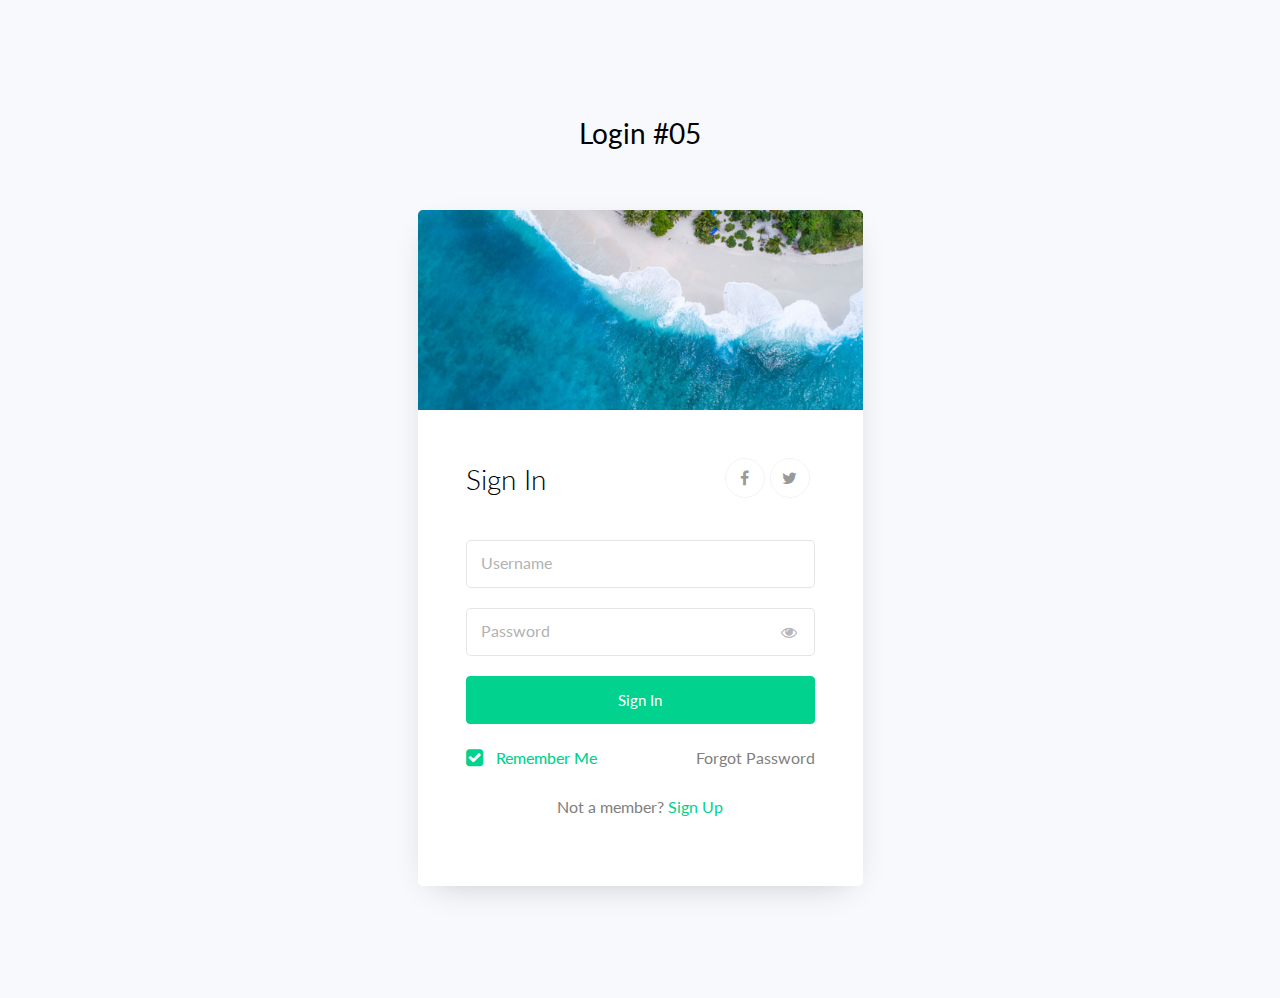
<file: wwwroot/login-form-15/index.html>
<!doctype html>
<html lang="en">
  <head>
  	<title>Login 05</title>
    <meta charset="utf-8">
    <meta name="viewport" content="width=device-width, initial-scale=1, shrink-to-fit=no">

	<link href="https://fonts.googleapis.com/css?family=Lato:300,400,700&display=swap" rel="stylesheet">

	<link rel="stylesheet" href="https://stackpath.bootstrapcdn.com/font-awesome/4.7.0/css/font-awesome.min.css">
	
	<link rel="stylesheet" href="css/style.css">

	</head>
	<body>
	<section class="ftco-section">
		<div class="container">
			<div class="row justify-content-center">
				<div class="col-md-6 text-center mb-5">
					<h2 class="heading-section">Login #05</h2>
				</div>
			</div>
			<div class="row justify-content-center">
				<div class="col-md-7 col-lg-5">
					<div class="wrap">
						<div class="img" style="background-image: url(images/bg-1.jpg);"></div>
						<div class="login-wrap p-4 p-md-5">
			      	<div class="d-flex">
			      		<div class="w-100">
			      			<h3 class="mb-4">Sign In</h3>
			      		</div>
								<div class="w-100">
									<p class="social-media d-flex justify-content-end">
										<a href="#" class="social-icon d-flex align-items-center justify-content-center"><span class="fa fa-facebook"></span></a>
										<a href="#" class="social-icon d-flex align-items-center justify-content-center"><span class="fa fa-twitter"></span></a>
									</p>
								</div>
			      	</div>
							<form action="#" class="signin-form">
			      		<div class="form-group mt-3">
			      			<input type="text" class="form-control" required>
			      			<label class="form-control-placeholder" for="username">Username</label>
			      		</div>
		            <div class="form-group">
		              <input id="password-field" type="password" class="form-control" required>
		              <label class="form-control-placeholder" for="password">Password</label>
		              <span toggle="#password-field" class="fa fa-fw fa-eye field-icon toggle-password"></span>
		            </div>
		            <div class="form-group">
		            	<button type="submit" class="form-control btn btn-primary rounded submit px-3">Sign In</button>
		            </div>
		            <div class="form-group d-md-flex">
		            	<div class="w-50 text-left">
			            	<label class="checkbox-wrap checkbox-primary mb-0">Remember Me
									  <input type="checkbox" checked>
									  <span class="checkmark"></span>
										</label>
									</div>
									<div class="w-50 text-md-right">
										<a href="#">Forgot Password</a>
									</div>
		            </div>
		          </form>
		          <p class="text-center">Not a member? <a data-toggle="tab" href="#signup">Sign Up</a></p>
		        </div>
		      </div>
				</div>
			</div>
		</div>
	</section>

	<script src="js/jquery.min.js"></script>
  <script src="js/popper.js"></script>
  <script src="js/bootstrap.min.js"></script>
  <script src="js/main.js"></script>

	</body>
</html>
</file>
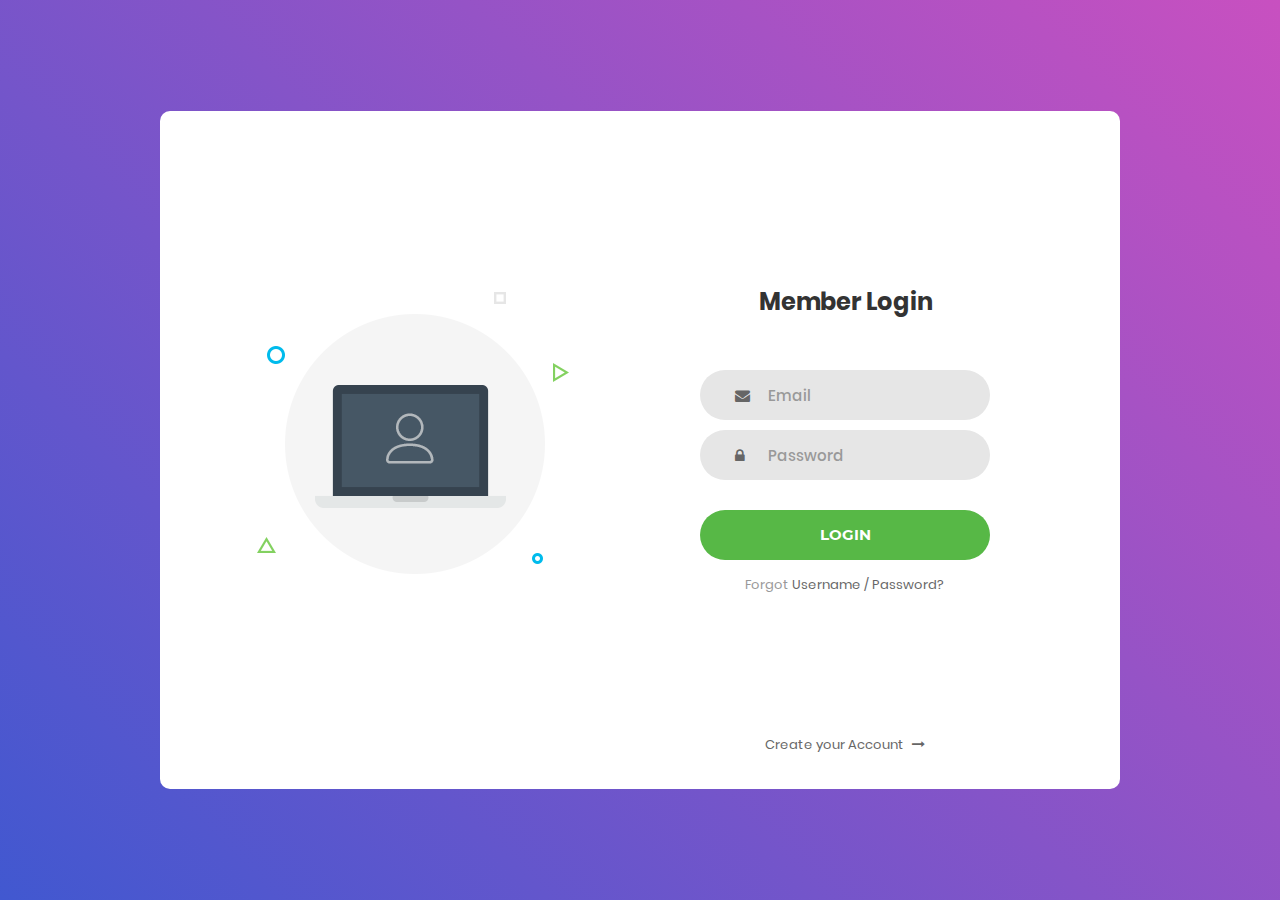
<file: wwwroot/Login_v1/index.html>
<!DOCTYPE html>
<html lang="en">
<head>
	<title>Login V1</title>
	<meta charset="UTF-8">
	<meta name="viewport" content="width=device-width, initial-scale=1">
<!--===============================================================================================-->	
	<link rel="icon" type="image/png" href="images/icons/favicon.ico"/>
<!--===============================================================================================-->
	<link rel="stylesheet" type="text/css" href="vendor/bootstrap/css/bootstrap.min.css">
<!--===============================================================================================-->
	<link rel="stylesheet" type="text/css" href="fonts/font-awesome-4.7.0/css/font-awesome.min.css">
<!--===============================================================================================-->
	<link rel="stylesheet" type="text/css" href="vendor/animate/animate.css">
<!--===============================================================================================-->	
	<link rel="stylesheet" type="text/css" href="vendor/css-hamburgers/hamburgers.min.css">
<!--===============================================================================================-->
	<link rel="stylesheet" type="text/css" href="vendor/select2/select2.min.css">
<!--===============================================================================================-->
	<link rel="stylesheet" type="text/css" href="css/util.css">
	<link rel="stylesheet" type="text/css" href="css/main.css">
<!--===============================================================================================-->
</head>
<body>
	
	<div class="limiter">
		<div class="container-login100">
			<div class="wrap-login100">
				<div class="login100-pic js-tilt" data-tilt>
					<img src="images/img-01.png" alt="IMG">
				</div>

				<form class="login100-form validate-form">
					<span class="login100-form-title">
						Member Login
					</span>

					<div class="wrap-input100 validate-input" data-validate = "Valid email is required: ex@abc.xyz">
						<input class="input100" type="text" name="email" placeholder="Email">
						<span class="focus-input100"></span>
						<span class="symbol-input100">
							<i class="fa fa-envelope" aria-hidden="true"></i>
						</span>
					</div>

					<div class="wrap-input100 validate-input" data-validate = "Password is required">
						<input class="input100" type="password" name="pass" placeholder="Password">
						<span class="focus-input100"></span>
						<span class="symbol-input100">
							<i class="fa fa-lock" aria-hidden="true"></i>
						</span>
					</div>
					
					<div class="container-login100-form-btn">
						<button class="login100-form-btn">
							Login
						</button>
					</div>

					<div class="text-center p-t-12">
						<span class="txt1">
							Forgot
						</span>
						<a class="txt2" href="#">
							Username / Password?
						</a>
					</div>

					<div class="text-center p-t-136">
						<a class="txt2" href="#">
							Create your Account
							<i class="fa fa-long-arrow-right m-l-5" aria-hidden="true"></i>
						</a>
					</div>
				</form>
			</div>
		</div>
	</div>
	
	

	
<!--===============================================================================================-->	
	<script src="vendor/jquery/jquery-3.2.1.min.js"></script>
<!--===============================================================================================-->
	<script src="vendor/bootstrap/js/popper.js"></script>
	<script src="vendor/bootstrap/js/bootstrap.min.js"></script>
<!--===============================================================================================-->
	<script src="vendor/select2/select2.min.js"></script>
<!--===============================================================================================-->
	<script src="vendor/tilt/tilt.jquery.min.js"></script>
	<script >
		$('.js-tilt').tilt({
			scale: 1.1
		})
	</script>
<!--===============================================================================================-->
	<script src="js/main.js"></script>

</body>
</html>
</file>
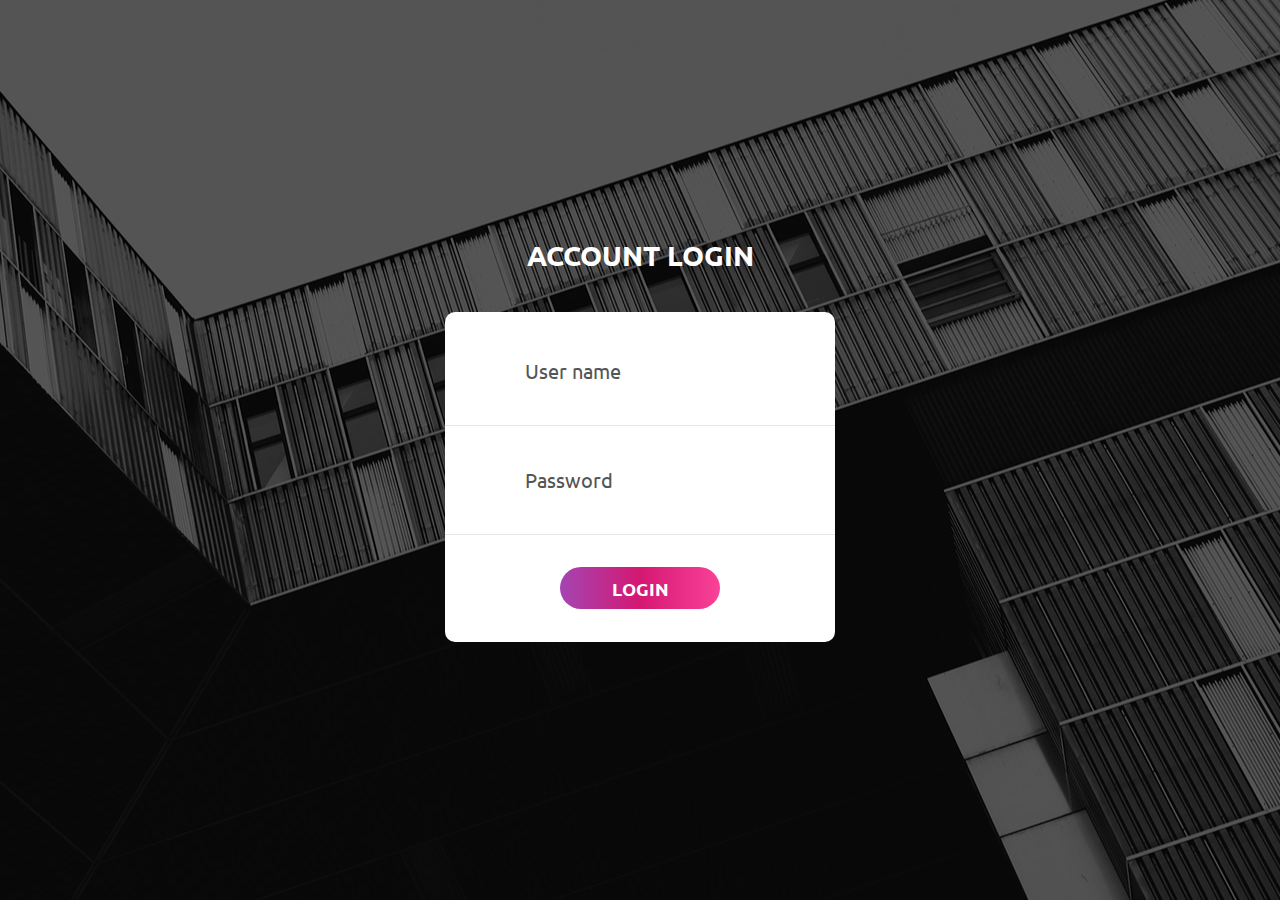
<file: wwwroot/Login_v16/index.html>
<!DOCTYPE html>
<html lang="en">
<head>
	<title>Login V16</title>
	<meta charset="UTF-8">
	<meta name="viewport" content="width=device-width, initial-scale=1">
<!--===============================================================================================-->	
	<link rel="icon" type="image/png" href="images/icons/favicon.ico"/>
<!--===============================================================================================-->
	<link rel="stylesheet" type="text/css" href="vendor/bootstrap/css/bootstrap.min.css">
<!--===============================================================================================-->
	<link rel="stylesheet" type="text/css" href="fonts/font-awesome-4.7.0/css/font-awesome.min.css">
<!--===============================================================================================-->
	<link rel="stylesheet" type="text/css" href="fonts/Linearicons-Free-v1.0.0/icon-font.min.css">
<!--===============================================================================================-->
	<link rel="stylesheet" type="text/css" href="vendor/animate/animate.css">
<!--===============================================================================================-->	
	<link rel="stylesheet" type="text/css" href="vendor/css-hamburgers/hamburgers.min.css">
<!--===============================================================================================-->
	<link rel="stylesheet" type="text/css" href="vendor/animsition/css/animsition.min.css">
<!--===============================================================================================-->
	<link rel="stylesheet" type="text/css" href="vendor/select2/select2.min.css">
<!--===============================================================================================-->	
	<link rel="stylesheet" type="text/css" href="vendor/daterangepicker/daterangepicker.css">
<!--===============================================================================================-->
	<link rel="stylesheet" type="text/css" href="css/util.css">
	<link rel="stylesheet" type="text/css" href="css/main.css">
<!--===============================================================================================-->
</head>
<body>
	
	<div class="limiter">
		<div class="container-login100" style="background-image: url('images/bg-01.jpg');">
			<div class="wrap-login100 p-t-30 p-b-50">
				<span class="login100-form-title p-b-41">
					Account Login
				</span>
				<form class="login100-form validate-form p-b-33 p-t-5">

					<div class="wrap-input100 validate-input" data-validate = "Enter username">
						<input class="input100" type="text" name="username" placeholder="User name">
						<span class="focus-input100" data-placeholder="&#xe82a;"></span>
					</div>

					<div class="wrap-input100 validate-input" data-validate="Enter password">
						<input class="input100" type="password" name="pass" placeholder="Password">
						<span class="focus-input100" data-placeholder="&#xe80f;"></span>
					</div>

					<div class="container-login100-form-btn m-t-32">
						<button class="login100-form-btn">
							Login
						</button>
					</div>

				</form>
			</div>
		</div>
	</div>
	

	<div id="dropDownSelect1"></div>
	
<!--===============================================================================================-->
	<script src="vendor/jquery/jquery-3.2.1.min.js"></script>
<!--===============================================================================================-->
	<script src="vendor/animsition/js/animsition.min.js"></script>
<!--===============================================================================================-->
	<script src="vendor/bootstrap/js/popper.js"></script>
	<script src="vendor/bootstrap/js/bootstrap.min.js"></script>
<!--===============================================================================================-->
	<script src="vendor/select2/select2.min.js"></script>
<!--===============================================================================================-->
	<script src="vendor/daterangepicker/moment.min.js"></script>
	<script src="vendor/daterangepicker/daterangepicker.js"></script>
<!--===============================================================================================-->
	<script src="vendor/countdowntime/countdowntime.js"></script>
<!--===============================================================================================-->
	<script src="js/main.js"></script>

</body>
</html>
</file>
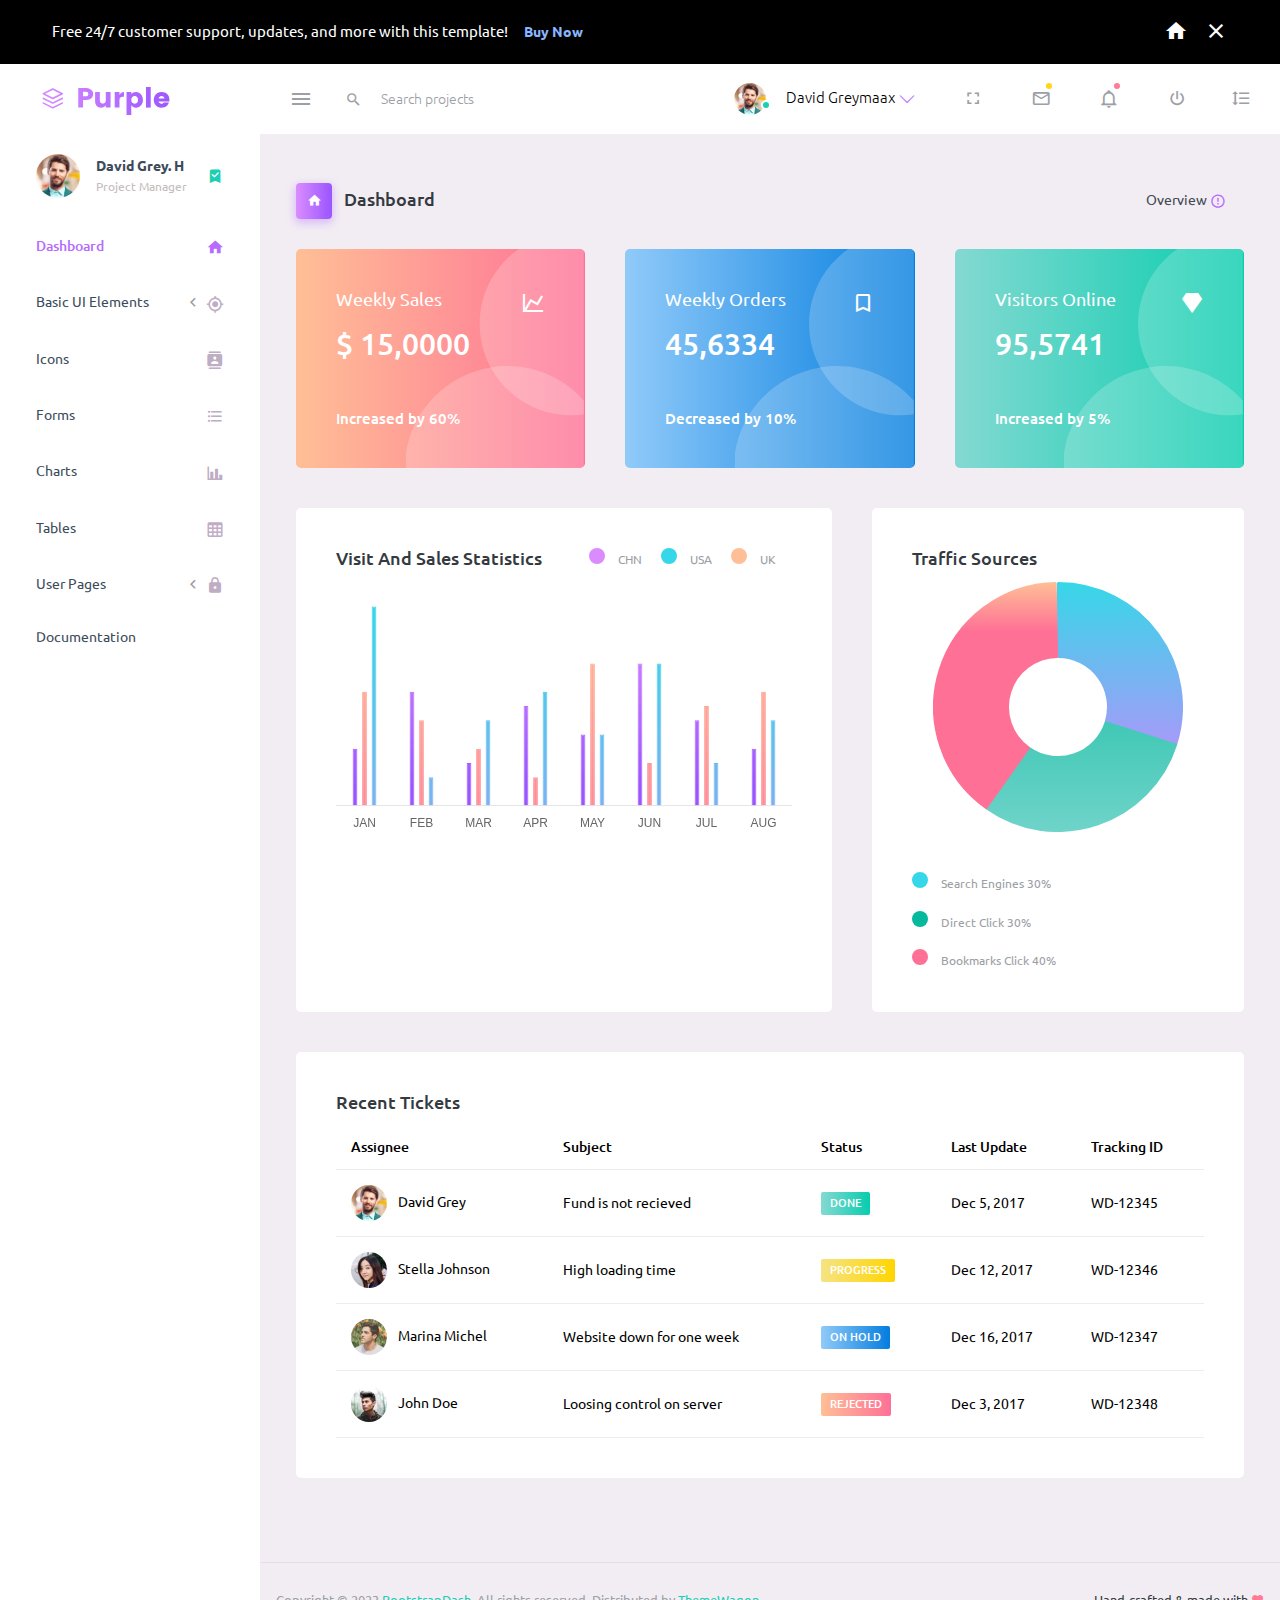
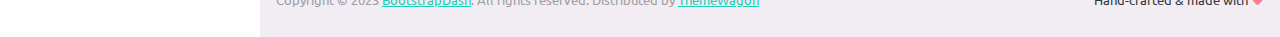
<file: wwwroot/PurpleAdmin-Free-Admin-Template-1.0.0/index.html>
<!DOCTYPE html>
<html lang="en">
  <head>
    <!-- Required meta tags -->
    <meta charset="utf-8">
    <meta name="viewport" content="width=device-width, initial-scale=1, shrink-to-fit=no">
    <title>Purple Admin</title>
    <!-- plugins:css -->
    <link rel="stylesheet" href="assets/vendors/mdi/css/materialdesignicons.min.css">
    <link rel="stylesheet" href="assets/vendors/ti-icons/css/themify-icons.css">
    <link rel="stylesheet" href="assets/vendors/css/vendor.bundle.base.css">
    <link rel="stylesheet" href="assets/vendors/font-awesome/css/font-awesome.min.css">
    <!-- endinject -->
    <!-- Plugin css for this page -->
    <link rel="stylesheet" href="assets/vendors/font-awesome/css/font-awesome.min.css" />
    <link rel="stylesheet" href="assets/vendors/bootstrap-datepicker/bootstrap-datepicker.min.css">
    <!-- End plugin css for this page -->
    <!-- inject:css -->
    <!-- endinject -->
    <!-- Layout styles -->
    <link rel="stylesheet" href="assets/css/style.css">
    <!-- End layout styles -->
    <link rel="shortcut icon" href="assets/images/favicon.png" />
  </head>
  <body>
    <div class="container-scroller">
      <div class="row p-0 m-0 proBanner" id="proBanner">
        <div class="col-md-12 p-0 m-0">
          <div class="card-body card-body-padding d-flex align-items-center justify-content-between">
            <div class="ps-lg-3">
              <div class="d-flex align-items-center justify-content-between">
                <p class="mb-0 font-weight-medium me-3 buy-now-text">Free 24/7 customer support, updates, and more with this template!</p>
                <a href="https://www.bootstrapdash.com/product/purple-bootstrap-admin-template/" target="_blank" class="btn me-2 buy-now-btn border-0">Buy Now</a>
              </div>
            </div>
            <div class="d-flex align-items-center justify-content-between">
              <a href="https://www.bootstrapdash.com/product/purple-bootstrap-admin-template/"><i class="mdi mdi-home me-3 text-white"></i></a>
              <button id="bannerClose" class="btn border-0 p-0">
                <i class="mdi mdi-close text-white mr-0"></i>
              </button>
            </div>
          </div>
        </div>
      </div>
      <!-- partial:partials/_navbar.html -->
      <nav class="navbar default-layout-navbar col-lg-12 col-12 p-0 fixed-top d-flex flex-row">
        <div class="text-center navbar-brand-wrapper d-flex align-items-center justify-content-start">
          <a class="navbar-brand brand-logo" href="index.html"><img src="assets/images/logo.svg" alt="logo" /></a>
          <a class="navbar-brand brand-logo-mini" href="index.html"><img src="assets/images/logo-mini.svg" alt="logo" /></a>
        </div>
        <div class="navbar-menu-wrapper d-flex align-items-stretch">
          <button class="navbar-toggler navbar-toggler align-self-center" type="button" data-toggle="minimize">
            <span class="mdi mdi-menu"></span>
          </button>
          <div class="search-field d-none d-md-block">
            <form class="d-flex align-items-center h-100" action="#">
              <div class="input-group">
                <div class="input-group-prepend bg-transparent">
                  <i class="input-group-text border-0 mdi mdi-magnify"></i>
                </div>
                <input type="text" class="form-control bg-transparent border-0" placeholder="Search projects">
              </div>
            </form>
          </div>
          <ul class="navbar-nav navbar-nav-right">
            <li class="nav-item nav-profile dropdown">
              <a class="nav-link dropdown-toggle" id="profileDropdown" href="#" data-bs-toggle="dropdown" aria-expanded="false">
                <div class="nav-profile-img">
                  <img src="assets/images/faces/face1.jpg" alt="image">
                  <span class="availability-status online"></span>
                </div>
                <div class="nav-profile-text">
                  <p class="mb-1 text-black">David Greymaax</p>
                </div>
              </a>
              <div class="dropdown-menu navbar-dropdown" aria-labelledby="profileDropdown">
                <a class="dropdown-item" href="#">
                  <i class="mdi mdi-cached me-2 text-success"></i> Activity Log </a>
                <div class="dropdown-divider"></div>
                <a class="dropdown-item" href="#">
                  <i class="mdi mdi-logout me-2 text-primary"></i> Signout </a>
              </div>
            </li>
            <li class="nav-item d-none d-lg-block full-screen-link">
              <a class="nav-link">
                <i class="mdi mdi-fullscreen" id="fullscreen-button"></i>
              </a>
            </li>
            <li class="nav-item dropdown">
              <a class="nav-link count-indicator dropdown-toggle" id="messageDropdown" href="#" data-bs-toggle="dropdown" aria-expanded="false">
                <i class="mdi mdi-email-outline"></i>
                <span class="count-symbol bg-warning"></span>
              </a>
              <div class="dropdown-menu dropdown-menu-end navbar-dropdown preview-list" aria-labelledby="messageDropdown">
                <h6 class="p-3 mb-0">Messages</h6>
                <div class="dropdown-divider"></div>
                <a class="dropdown-item preview-item">
                  <div class="preview-thumbnail">
                    <img src="assets/images/faces/face4.jpg" alt="image" class="profile-pic">
                  </div>
                  <div class="preview-item-content d-flex align-items-start flex-column justify-content-center">
                    <h6 class="preview-subject ellipsis mb-1 font-weight-normal">Mark send you a message</h6>
                    <p class="text-gray mb-0"> 1 Minutes ago </p>
                  </div>
                </a>
                <div class="dropdown-divider"></div>
                <a class="dropdown-item preview-item">
                  <div class="preview-thumbnail">
                    <img src="assets/images/faces/face2.jpg" alt="image" class="profile-pic">
                  </div>
                  <div class="preview-item-content d-flex align-items-start flex-column justify-content-center">
                    <h6 class="preview-subject ellipsis mb-1 font-weight-normal">Cregh send you a message</h6>
                    <p class="text-gray mb-0"> 15 Minutes ago </p>
                  </div>
                </a>
                <div class="dropdown-divider"></div>
                <a class="dropdown-item preview-item">
                  <div class="preview-thumbnail">
                    <img src="assets/images/faces/face3.jpg" alt="image" class="profile-pic">
                  </div>
                  <div class="preview-item-content d-flex align-items-start flex-column justify-content-center">
                    <h6 class="preview-subject ellipsis mb-1 font-weight-normal">Profile picture updated</h6>
                    <p class="text-gray mb-0"> 18 Minutes ago </p>
                  </div>
                </a>
                <div class="dropdown-divider"></div>
                <h6 class="p-3 mb-0 text-center">4 new messages</h6>
              </div>
            </li>
            <li class="nav-item dropdown">
              <a class="nav-link count-indicator dropdown-toggle" id="notificationDropdown" href="#" data-bs-toggle="dropdown">
                <i class="mdi mdi-bell-outline"></i>
                <span class="count-symbol bg-danger"></span>
              </a>
              <div class="dropdown-menu dropdown-menu-end navbar-dropdown preview-list" aria-labelledby="notificationDropdown">
                <h6 class="p-3 mb-0">Notifications</h6>
                <div class="dropdown-divider"></div>
                <a class="dropdown-item preview-item">
                  <div class="preview-thumbnail">
                    <div class="preview-icon bg-success">
                      <i class="mdi mdi-calendar"></i>
                    </div>
                  </div>
                  <div class="preview-item-content d-flex align-items-start flex-column justify-content-center">
                    <h6 class="preview-subject font-weight-normal mb-1">Event today</h6>
                    <p class="text-gray ellipsis mb-0"> Just a reminder that you have an event today </p>
                  </div>
                </a>
                <div class="dropdown-divider"></div>
                <a class="dropdown-item preview-item">
                  <div class="preview-thumbnail">
                    <div class="preview-icon bg-warning">
                      <i class="mdi mdi-cog"></i>
                    </div>
                  </div>
                  <div class="preview-item-content d-flex align-items-start flex-column justify-content-center">
                    <h6 class="preview-subject font-weight-normal mb-1">Settings</h6>
                    <p class="text-gray ellipsis mb-0"> Update dashboard </p>
                  </div>
                </a>
                <div class="dropdown-divider"></div>
                <a class="dropdown-item preview-item">
                  <div class="preview-thumbnail">
                    <div class="preview-icon bg-info">
                      <i class="mdi mdi-link-variant"></i>
                    </div>
                  </div>
                  <div class="preview-item-content d-flex align-items-start flex-column justify-content-center">
                    <h6 class="preview-subject font-weight-normal mb-1">Launch Admin</h6>
                    <p class="text-gray ellipsis mb-0"> New admin wow! </p>
                  </div>
                </a>
                <div class="dropdown-divider"></div>
                <h6 class="p-3 mb-0 text-center">See all notifications</h6>
              </div>
            </li>
            <li class="nav-item nav-logout d-none d-lg-block">
              <a class="nav-link" href="#">
                <i class="mdi mdi-power"></i>
              </a>
            </li>
            <li class="nav-item nav-settings d-none d-lg-block">
              <a class="nav-link" href="#">
                <i class="mdi mdi-format-line-spacing"></i>
              </a>
            </li>
          </ul>
          <button class="navbar-toggler navbar-toggler-right d-lg-none align-self-center" type="button" data-toggle="offcanvas">
            <span class="mdi mdi-menu"></span>
          </button>
        </div>
      </nav>
      <!-- partial -->
      <div class="container-fluid page-body-wrapper">
        <!-- partial:partials/_sidebar.html -->
        <nav class="sidebar sidebar-offcanvas" id="sidebar">
          <ul class="nav">
            <li class="nav-item nav-profile">
              <a href="#" class="nav-link">
                <div class="nav-profile-image">
                  <img src="assets/images/faces/face1.jpg" alt="profile" />
                  <span class="login-status online"></span>
                  <!--change to offline or busy as needed-->
                </div>
                <div class="nav-profile-text d-flex flex-column">
                  <span class="font-weight-bold mb-2">David Grey. H</span>
                  <span class="text-secondary text-small">Project Manager</span>
                </div>
                <i class="mdi mdi-bookmark-check text-success nav-profile-badge"></i>
              </a>
            </li>
            <li class="nav-item">
              <a class="nav-link" href="index.html">
                <span class="menu-title">Dashboard</span>
                <i class="mdi mdi-home menu-icon"></i>
              </a>
            </li>
            <li class="nav-item">
              <a class="nav-link" data-bs-toggle="collapse" href="#ui-basic" aria-expanded="false" aria-controls="ui-basic">
                <span class="menu-title">Basic UI Elements</span>
                <i class="menu-arrow"></i>
                <i class="mdi mdi-crosshairs-gps menu-icon"></i>
              </a>
              <div class="collapse" id="ui-basic">
                <ul class="nav flex-column sub-menu">
                  <li class="nav-item">
                    <a class="nav-link" href="pages/ui-features/buttons.html">Buttons</a>
                  </li>
                  <li class="nav-item">
                    <a class="nav-link" href="pages/ui-features/dropdowns.html">Dropdowns</a>
                  </li>
                  <li class="nav-item">
                    <a class="nav-link" href="pages/ui-features/typography.html">Typography</a>
                  </li>
                </ul>
              </div>
            </li>
            <li class="nav-item">
              <a class="nav-link" data-bs-toggle="collapse" href="#icons" aria-expanded="false" aria-controls="icons">
                <span class="menu-title">Icons</span>
                <i class="mdi mdi-contacts menu-icon"></i>
              </a>
              <div class="collapse" id="icons">
                <ul class="nav flex-column sub-menu">
                  <li class="nav-item">
                    <a class="nav-link" href="pages/icons/font-awesome.html">Font Awesome</a>
                  </li>
                </ul>
              </div>
            </li>
            <li class="nav-item">
              <a class="nav-link" data-bs-toggle="collapse" href="#forms" aria-expanded="false" aria-controls="forms">
                <span class="menu-title">Forms</span>
                <i class="mdi mdi-format-list-bulleted menu-icon"></i>
              </a>
              <div class="collapse" id="forms">
                <ul class="nav flex-column sub-menu">
                  <li class="nav-item">
                    <a class="nav-link" href="pages/forms/basic_elements.html">Form Elements</a>
                  </li>
                </ul>
              </div>
            </li>
            <li class="nav-item">
              <a class="nav-link" data-bs-toggle="collapse" href="#charts" aria-expanded="false" aria-controls="charts">
                <span class="menu-title">Charts</span>
                <i class="mdi mdi-chart-bar menu-icon"></i>
              </a>
              <div class="collapse" id="charts">
                <ul class="nav flex-column sub-menu">
                  <li class="nav-item">
                    <a class="nav-link" href="pages/charts/chartjs.html">ChartJs</a>
                  </li>
                </ul>
              </div>
            </li>
            <li class="nav-item">
              <a class="nav-link" data-bs-toggle="collapse" href="#tables" aria-expanded="false" aria-controls="tables">
                <span class="menu-title">Tables</span>
                <i class="mdi mdi-table-large menu-icon"></i>
              </a>
              <div class="collapse" id="tables">
                <ul class="nav flex-column sub-menu">
                  <li class="nav-item">
                    <a class="nav-link" href="pages/tables/basic-table.html">Basic table</a>
                  </li>
                </ul>
              </div>
            </li>
            <li class="nav-item">
              <a class="nav-link" data-bs-toggle="collapse" href="#auth" aria-expanded="false" aria-controls="auth">
                <span class="menu-title">User Pages</span>
                <i class="menu-arrow"></i>
                <i class="mdi mdi-lock menu-icon"></i>
              </a>
              <div class="collapse" id="auth">
                <ul class="nav flex-column sub-menu">
                  <li class="nav-item">
                    <a class="nav-link" href="pages/samples/blank-page.html"> Blank Page </a>
                  </li>
                  <li class="nav-item">
                    <a class="nav-link" href="pages/samples/login.html"> Login </a>
                  </li>
                  <li class="nav-item">
                    <a class="nav-link" href="pages/samples/register.html"> Register </a>
                  </li>
                  <li class="nav-item">
                    <a class="nav-link" href="pages/samples/error-404.html"> 404 </a>
                  </li>
                  <li class="nav-item">
                    <a class="nav-link" href="pages/samples/error-500.html"> 500 </a>
                  </li>
                </ul>
              </div>
            </li>
            <li class="nav-item">
              <a class="nav-link" href="docs/documentation.html" target="_blank">
                <span class="menu-title">Documentation</span>
                <i class="mdi mdi-file-document-box menu-icon"></i>
              </a>
            </li>
          </ul>
        </nav>
        <!-- partial -->
        <div class="main-panel">
          <div class="content-wrapper">
            <div class="page-header">
              <h3 class="page-title">
                <span class="page-title-icon bg-gradient-primary text-white me-2">
                  <i class="mdi mdi-home"></i>
                </span> Dashboard
              </h3>
              <nav aria-label="breadcrumb">
                <ul class="breadcrumb">
                  <li class="breadcrumb-item active" aria-current="page">
                    <span></span>Overview <i class="mdi mdi-alert-circle-outline icon-sm text-primary align-middle"></i>
                  </li>
                </ul>
              </nav>
            </div>
            <div class="row">
              <div class="col-md-4 stretch-card grid-margin">
                <div class="card bg-gradient-danger card-img-holder text-white">
                  <div class="card-body">
                    <img src="assets/images/dashboard/circle.svg" class="card-img-absolute" alt="circle-image" />
                    <h4 class="font-weight-normal mb-3">Weekly Sales <i class="mdi mdi-chart-line mdi-24px float-end"></i>
                    </h4>
                    <h2 class="mb-5">$ 15,0000</h2>
                    <h6 class="card-text">Increased by 60%</h6>
                  </div>
                </div>
              </div>
              <div class="col-md-4 stretch-card grid-margin">
                <div class="card bg-gradient-info card-img-holder text-white">
                  <div class="card-body">
                    <img src="assets/images/dashboard/circle.svg" class="card-img-absolute" alt="circle-image" />
                    <h4 class="font-weight-normal mb-3">Weekly Orders <i class="mdi mdi-bookmark-outline mdi-24px float-end"></i>
                    </h4>
                    <h2 class="mb-5">45,6334</h2>
                    <h6 class="card-text">Decreased by 10%</h6>
                  </div>
                </div>
              </div>
              <div class="col-md-4 stretch-card grid-margin">
                <div class="card bg-gradient-success card-img-holder text-white">
                  <div class="card-body">
                    <img src="assets/images/dashboard/circle.svg" class="card-img-absolute" alt="circle-image" />
                    <h4 class="font-weight-normal mb-3">Visitors Online <i class="mdi mdi-diamond mdi-24px float-end"></i>
                    </h4>
                    <h2 class="mb-5">95,5741</h2>
                    <h6 class="card-text">Increased by 5%</h6>
                  </div>
                </div>
              </div>
            </div>
            <div class="row">
              <div class="col-md-7 grid-margin stretch-card">
                <div class="card">
                  <div class="card-body">
                    <div class="clearfix">
                      <h4 class="card-title float-start">Visit And Sales Statistics</h4>
                      <div id="visit-sale-chart-legend" class="rounded-legend legend-horizontal legend-top-right float-end"></div>
                    </div>
                    <canvas id="visit-sale-chart" class="mt-4"></canvas>
                  </div>
                </div>
              </div>
              <div class="col-md-5 grid-margin stretch-card">
                <div class="card">
                  <div class="card-body">
                    <h4 class="card-title">Traffic Sources</h4>
                    <div class="doughnutjs-wrapper d-flex justify-content-center">
                      <canvas id="traffic-chart"></canvas>
                    </div>
                    <div id="traffic-chart-legend" class="rounded-legend legend-vertical legend-bottom-left pt-4"></div>
                  </div>
                </div>
              </div>
            </div>
            <div class="row">
              <div class="col-12 grid-margin">
                <div class="card">
                  <div class="card-body">
                    <h4 class="card-title">Recent Tickets</h4>
                    <div class="table-responsive">
                      <table class="table">
                        <thead>
                          <tr>
                            <th> Assignee </th>
                            <th> Subject </th>
                            <th> Status </th>
                            <th> Last Update </th>
                            <th> Tracking ID </th>
                          </tr>
                        </thead>
                        <tbody>
                          <tr>
                            <td>
                              <img src="assets/images/faces/face1.jpg" class="me-2" alt="image"> David Grey
                            </td>
                            <td> Fund is not recieved </td>
                            <td>
                              <label class="badge badge-gradient-success">DONE</label>
                            </td>
                            <td> Dec 5, 2017 </td>
                            <td> WD-12345 </td>
                          </tr>
                          <tr>
                            <td>
                              <img src="assets/images/faces/face2.jpg" class="me-2" alt="image"> Stella Johnson
                            </td>
                            <td> High loading time </td>
                            <td>
                              <label class="badge badge-gradient-warning">PROGRESS</label>
                            </td>
                            <td> Dec 12, 2017 </td>
                            <td> WD-12346 </td>
                          </tr>
                          <tr>
                            <td>
                              <img src="assets/images/faces/face3.jpg" class="me-2" alt="image"> Marina Michel
                            </td>
                            <td> Website down for one week </td>
                            <td>
                              <label class="badge badge-gradient-info">ON HOLD</label>
                            </td>
                            <td> Dec 16, 2017 </td>
                            <td> WD-12347 </td>
                          </tr>
                          <tr>
                            <td>
                              <img src="assets/images/faces/face4.jpg" class="me-2" alt="image"> John Doe
                            </td>
                            <td> Loosing control on server </td>
                            <td>
                              <label class="badge badge-gradient-danger">REJECTED</label>
                            </td>
                            <td> Dec 3, 2017 </td>
                            <td> WD-12348 </td>
                          </tr>
                        </tbody>
                      </table>
                    </div>
                  </div>
                </div>
              </div>
            </div>
          </div>
          <!-- content-wrapper ends -->
          <!-- partial:partials/_footer.html -->
          <footer class="footer">
            <div class="d-sm-flex justify-content-center justify-content-sm-between">
              <span class="text-muted text-center text-sm-left d-block d-sm-inline-block">Copyright © 2023 <a href="https://www.bootstrapdash.com/" target="_blank">BootstrapDash</a>. All rights reserved. Distributed by <a href="http://themewagon.com" target="_blank">ThemeWagon</a></span>
              <span class="float-none float-sm-right d-block mt-1 mt-sm-0 text-center">Hand-crafted & made with <i class="mdi mdi-heart text-danger"></i></span>
            </div>
          </footer>
          <!-- partial -->
        </div>
        <!-- main-panel ends -->
      </div>
      <!-- page-body-wrapper ends -->
    </div>
    <!-- container-scroller -->
    <!-- plugins:js -->
    <script src="assets/vendors/js/vendor.bundle.base.js"></script>
    <!-- endinject -->
    <!-- Plugin js for this page -->
    <script src="assets/vendors/chart.js/chart.umd.js"></script>
    <script src="assets/vendors/bootstrap-datepicker/bootstrap-datepicker.min.js"></script>
    <!-- End plugin js for this page -->
    <!-- inject:js -->
    <script src="assets/js/off-canvas.js"></script>
    <script src="assets/js/misc.js"></script>
    <script src="assets/js/settings.js"></script>
    <script src="assets/js/todolist.js"></script>
    <script src="assets/js/jquery.cookie.js"></script>
    <!-- endinject -->
    <!-- Custom js for this page -->
    <script src="assets/js/dashboard.js"></script>
    <!-- End custom js for this page -->
  </body>
</html>
</file>
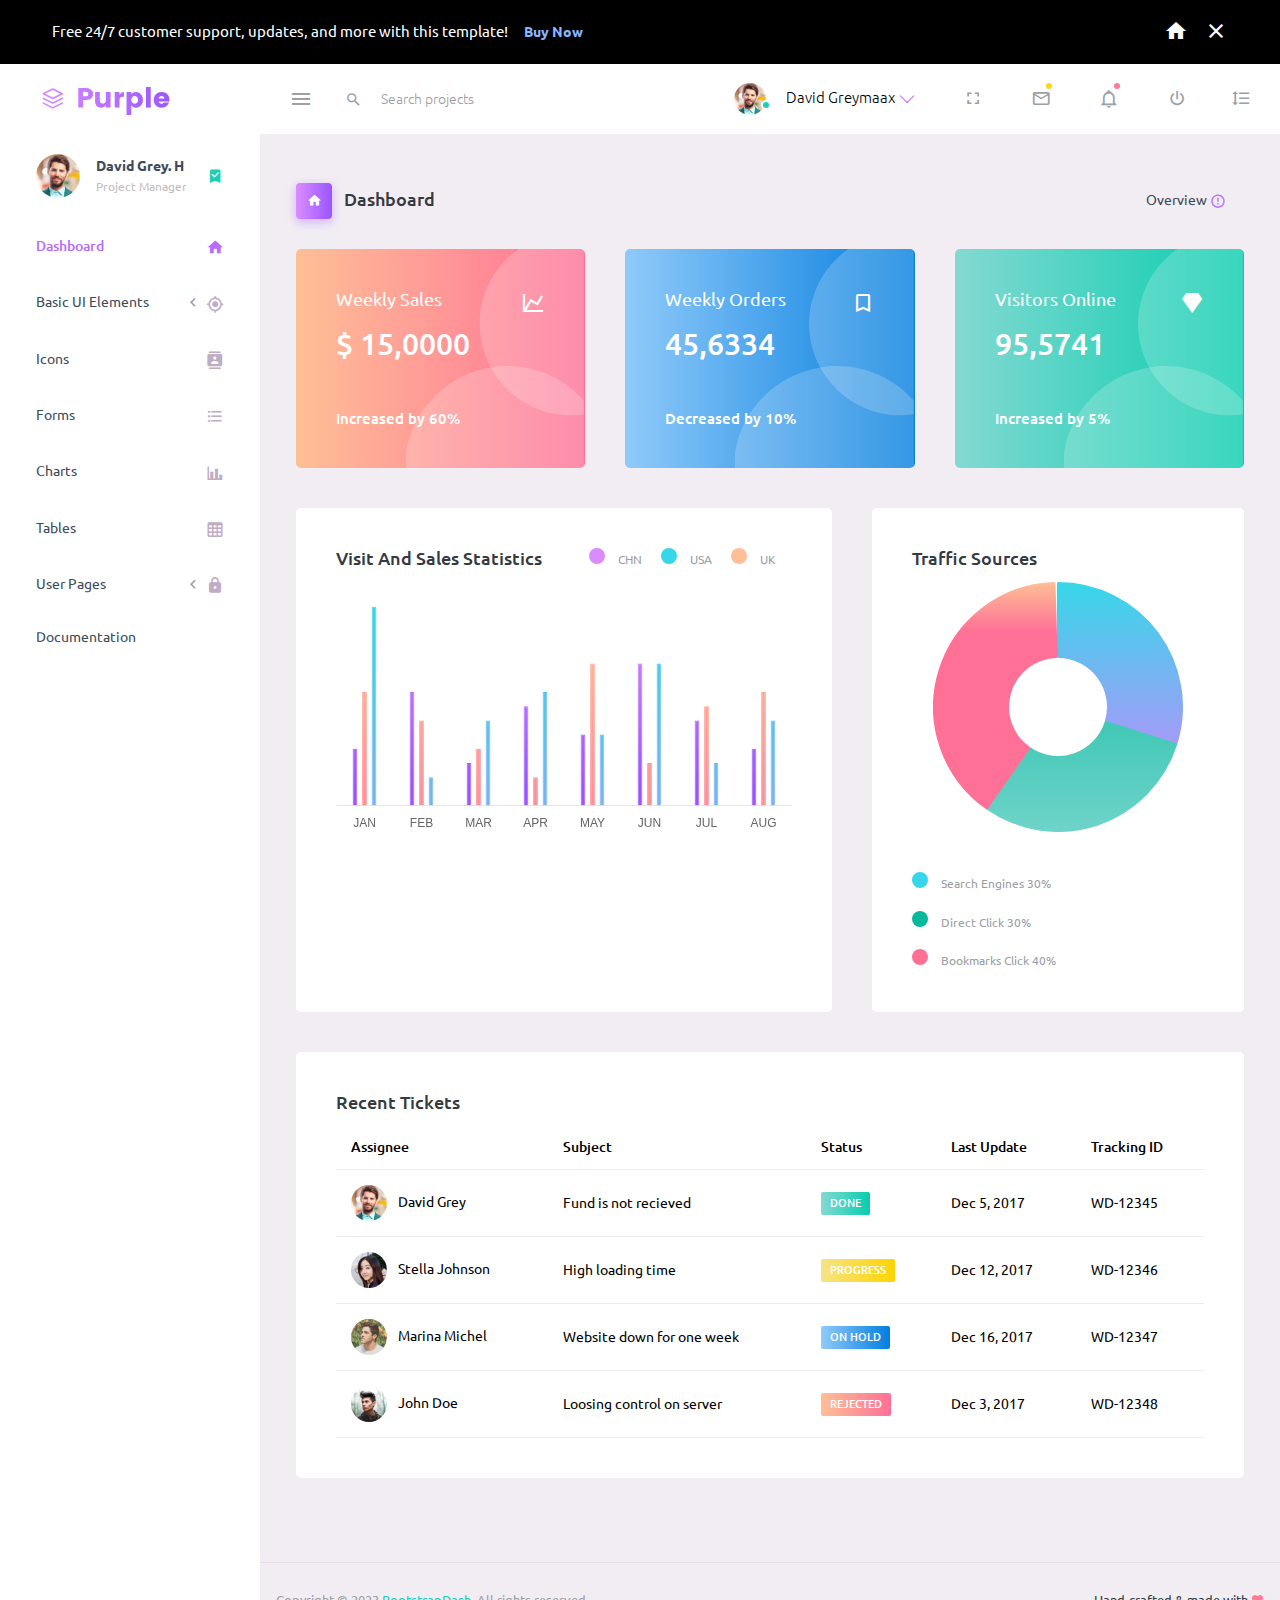
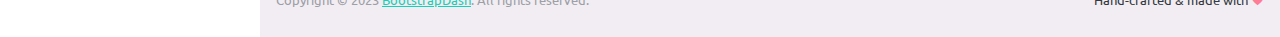
<file: wwwroot/PurpleAdmin-Free-Admin-Template-1.0.0/dist/index.html>
<!DOCTYPE html>
<html lang="en">
  <head>
    <!-- Required meta tags -->
    <meta charset="utf-8">
    <meta name="viewport" content="width=device-width, initial-scale=1, shrink-to-fit=no">
    <title>Purple Admin</title>
    <!-- plugins:css -->
    <link rel="stylesheet" href="assets/vendors/mdi/css/materialdesignicons.min.css">
    <link rel="stylesheet" href="assets/vendors/ti-icons/css/themify-icons.css">
    <link rel="stylesheet" href="assets/vendors/css/vendor.bundle.base.css">
    <link rel="stylesheet" href="assets/vendors/font-awesome/css/font-awesome.min.css">
    <!-- endinject -->
    <!-- Plugin css for this page -->
    <link rel="stylesheet" href="assets/vendors/font-awesome/css/font-awesome.min.css" />
    <link rel="stylesheet" href="assets/vendors/bootstrap-datepicker/bootstrap-datepicker.min.css">
    <!-- End plugin css for this page -->
    <!-- inject:css -->
    <!-- endinject -->
    <!-- Layout styles -->
    <link rel="stylesheet" href="assets/css/style.css">
    <!-- End layout styles -->
    <link rel="shortcut icon" href="assets/images/favicon.png" />
  </head>
  <body>
    <div class="container-scroller">
      <div class="row p-0 m-0 proBanner" id="proBanner">
        <div class="col-md-12 p-0 m-0">
          <div class="card-body card-body-padding d-flex align-items-center justify-content-between">
            <div class="ps-lg-3">
              <div class="d-flex align-items-center justify-content-between">
                <p class="mb-0 font-weight-medium me-3 buy-now-text">Free 24/7 customer support, updates, and more with this template!</p>
                <a href="https://www.bootstrapdash.com/product/purple-bootstrap-admin-template/" target="_blank" class="btn me-2 buy-now-btn border-0">Buy Now</a>
              </div>
            </div>
            <div class="d-flex align-items-center justify-content-between">
              <a href="https://www.bootstrapdash.com/product/purple-bootstrap-admin-template/"><i class="mdi mdi-home me-3 text-white"></i></a>
              <button id="bannerClose" class="btn border-0 p-0">
                <i class="mdi mdi-close text-white mr-0"></i>
              </button>
            </div>
          </div>
        </div>
      </div>
      <!-- partial:partials/_navbar.html -->
      <nav class="navbar default-layout-navbar col-lg-12 col-12 p-0 fixed-top d-flex flex-row">
        <div class="text-center navbar-brand-wrapper d-flex align-items-center justify-content-start">
          <a class="navbar-brand brand-logo" href="index.html"><img src="assets/images/logo.svg" alt="logo" /></a>
          <a class="navbar-brand brand-logo-mini" href="index.html"><img src="assets/images/logo-mini.svg" alt="logo" /></a>
        </div>
        <div class="navbar-menu-wrapper d-flex align-items-stretch">
          <button class="navbar-toggler navbar-toggler align-self-center" type="button" data-toggle="minimize">
            <span class="mdi mdi-menu"></span>
          </button>
          <div class="search-field d-none d-md-block">
            <form class="d-flex align-items-center h-100" action="#">
              <div class="input-group">
                <div class="input-group-prepend bg-transparent">
                  <i class="input-group-text border-0 mdi mdi-magnify"></i>
                </div>
                <input type="text" class="form-control bg-transparent border-0" placeholder="Search projects">
              </div>
            </form>
          </div>
          <ul class="navbar-nav navbar-nav-right">
            <li class="nav-item nav-profile dropdown">
              <a class="nav-link dropdown-toggle" id="profileDropdown" href="#" data-bs-toggle="dropdown" aria-expanded="false">
                <div class="nav-profile-img">
                  <img src="assets/images/faces/face1.jpg" alt="image">
                  <span class="availability-status online"></span>
                </div>
                <div class="nav-profile-text">
                  <p class="mb-1 text-black">David Greymaax</p>
                </div>
              </a>
              <div class="dropdown-menu navbar-dropdown" aria-labelledby="profileDropdown">
                <a class="dropdown-item" href="#">
                  <i class="mdi mdi-cached me-2 text-success"></i> Activity Log </a>
                <div class="dropdown-divider"></div>
                <a class="dropdown-item" href="#">
                  <i class="mdi mdi-logout me-2 text-primary"></i> Signout </a>
              </div>
            </li>
            <li class="nav-item d-none d-lg-block full-screen-link">
              <a class="nav-link">
                <i class="mdi mdi-fullscreen" id="fullscreen-button"></i>
              </a>
            </li>
            <li class="nav-item dropdown">
              <a class="nav-link count-indicator dropdown-toggle" id="messageDropdown" href="#" data-bs-toggle="dropdown" aria-expanded="false">
                <i class="mdi mdi-email-outline"></i>
                <span class="count-symbol bg-warning"></span>
              </a>
              <div class="dropdown-menu dropdown-menu-end navbar-dropdown preview-list" aria-labelledby="messageDropdown">
                <h6 class="p-3 mb-0">Messages</h6>
                <div class="dropdown-divider"></div>
                <a class="dropdown-item preview-item">
                  <div class="preview-thumbnail">
                    <img src="assets/images/faces/face4.jpg" alt="image" class="profile-pic">
                  </div>
                  <div class="preview-item-content d-flex align-items-start flex-column justify-content-center">
                    <h6 class="preview-subject ellipsis mb-1 font-weight-normal">Mark send you a message</h6>
                    <p class="text-gray mb-0"> 1 Minutes ago </p>
                  </div>
                </a>
                <div class="dropdown-divider"></div>
                <a class="dropdown-item preview-item">
                  <div class="preview-thumbnail">
                    <img src="assets/images/faces/face2.jpg" alt="image" class="profile-pic">
                  </div>
                  <div class="preview-item-content d-flex align-items-start flex-column justify-content-center">
                    <h6 class="preview-subject ellipsis mb-1 font-weight-normal">Cregh send you a message</h6>
                    <p class="text-gray mb-0"> 15 Minutes ago </p>
                  </div>
                </a>
                <div class="dropdown-divider"></div>
                <a class="dropdown-item preview-item">
                  <div class="preview-thumbnail">
                    <img src="assets/images/faces/face3.jpg" alt="image" class="profile-pic">
                  </div>
                  <div class="preview-item-content d-flex align-items-start flex-column justify-content-center">
                    <h6 class="preview-subject ellipsis mb-1 font-weight-normal">Profile picture updated</h6>
                    <p class="text-gray mb-0"> 18 Minutes ago </p>
                  </div>
                </a>
                <div class="dropdown-divider"></div>
                <h6 class="p-3 mb-0 text-center">4 new messages</h6>
              </div>
            </li>
            <li class="nav-item dropdown">
              <a class="nav-link count-indicator dropdown-toggle" id="notificationDropdown" href="#" data-bs-toggle="dropdown">
                <i class="mdi mdi-bell-outline"></i>
                <span class="count-symbol bg-danger"></span>
              </a>
              <div class="dropdown-menu dropdown-menu-end navbar-dropdown preview-list" aria-labelledby="notificationDropdown">
                <h6 class="p-3 mb-0">Notifications</h6>
                <div class="dropdown-divider"></div>
                <a class="dropdown-item preview-item">
                  <div class="preview-thumbnail">
                    <div class="preview-icon bg-success">
                      <i class="mdi mdi-calendar"></i>
                    </div>
                  </div>
                  <div class="preview-item-content d-flex align-items-start flex-column justify-content-center">
                    <h6 class="preview-subject font-weight-normal mb-1">Event today</h6>
                    <p class="text-gray ellipsis mb-0"> Just a reminder that you have an event today </p>
                  </div>
                </a>
                <div class="dropdown-divider"></div>
                <a class="dropdown-item preview-item">
                  <div class="preview-thumbnail">
                    <div class="preview-icon bg-warning">
                      <i class="mdi mdi-cog"></i>
                    </div>
                  </div>
                  <div class="preview-item-content d-flex align-items-start flex-column justify-content-center">
                    <h6 class="preview-subject font-weight-normal mb-1">Settings</h6>
                    <p class="text-gray ellipsis mb-0"> Update dashboard </p>
                  </div>
                </a>
                <div class="dropdown-divider"></div>
                <a class="dropdown-item preview-item">
                  <div class="preview-thumbnail">
                    <div class="preview-icon bg-info">
                      <i class="mdi mdi-link-variant"></i>
                    </div>
                  </div>
                  <div class="preview-item-content d-flex align-items-start flex-column justify-content-center">
                    <h6 class="preview-subject font-weight-normal mb-1">Launch Admin</h6>
                    <p class="text-gray ellipsis mb-0"> New admin wow! </p>
                  </div>
                </a>
                <div class="dropdown-divider"></div>
                <h6 class="p-3 mb-0 text-center">See all notifications</h6>
              </div>
            </li>
            <li class="nav-item nav-logout d-none d-lg-block">
              <a class="nav-link" href="#">
                <i class="mdi mdi-power"></i>
              </a>
            </li>
            <li class="nav-item nav-settings d-none d-lg-block">
              <a class="nav-link" href="#">
                <i class="mdi mdi-format-line-spacing"></i>
              </a>
            </li>
          </ul>
          <button class="navbar-toggler navbar-toggler-right d-lg-none align-self-center" type="button" data-toggle="offcanvas">
            <span class="mdi mdi-menu"></span>
          </button>
        </div>
      </nav>
      <!-- partial -->
      <div class="container-fluid page-body-wrapper">
        <!-- partial:partials/_sidebar.html -->
        <nav class="sidebar sidebar-offcanvas" id="sidebar">
          <ul class="nav">
            <li class="nav-item nav-profile">
              <a href="#" class="nav-link">
                <div class="nav-profile-image">
                  <img src="assets/images/faces/face1.jpg" alt="profile" />
                  <span class="login-status online"></span>
                  <!--change to offline or busy as needed-->
                </div>
                <div class="nav-profile-text d-flex flex-column">
                  <span class="font-weight-bold mb-2">David Grey. H</span>
                  <span class="text-secondary text-small">Project Manager</span>
                </div>
                <i class="mdi mdi-bookmark-check text-success nav-profile-badge"></i>
              </a>
            </li>
            <li class="nav-item">
              <a class="nav-link" href="index.html">
                <span class="menu-title">Dashboard</span>
                <i class="mdi mdi-home menu-icon"></i>
              </a>
            </li>
            <li class="nav-item">
              <a class="nav-link" data-bs-toggle="collapse" href="#ui-basic" aria-expanded="false" aria-controls="ui-basic">
                <span class="menu-title">Basic UI Elements</span>
                <i class="menu-arrow"></i>
                <i class="mdi mdi-crosshairs-gps menu-icon"></i>
              </a>
              <div class="collapse" id="ui-basic">
                <ul class="nav flex-column sub-menu">
                  <li class="nav-item">
                    <a class="nav-link" href="pages/ui-features/buttons.html">Buttons</a>
                  </li>
                  <li class="nav-item">
                    <a class="nav-link" href="pages/ui-features/dropdowns.html">Dropdowns</a>
                  </li>
                  <li class="nav-item">
                    <a class="nav-link" href="pages/ui-features/typography.html">Typography</a>
                  </li>
                </ul>
              </div>
            </li>
            <li class="nav-item">
              <a class="nav-link" data-bs-toggle="collapse" href="#icons" aria-expanded="false" aria-controls="icons">
                <span class="menu-title">Icons</span>
                <i class="mdi mdi-contacts menu-icon"></i>
              </a>
              <div class="collapse" id="icons">
                <ul class="nav flex-column sub-menu">
                  <li class="nav-item">
                    <a class="nav-link" href="pages/icons/font-awesome.html">Font Awesome</a>
                  </li>
                </ul>
              </div>
            </li>
            <li class="nav-item">
              <a class="nav-link" data-bs-toggle="collapse" href="#forms" aria-expanded="false" aria-controls="forms">
                <span class="menu-title">Forms</span>
                <i class="mdi mdi-format-list-bulleted menu-icon"></i>
              </a>
              <div class="collapse" id="forms">
                <ul class="nav flex-column sub-menu">
                  <li class="nav-item">
                    <a class="nav-link" href="pages/forms/basic_elements.html">Form Elements</a>
                  </li>
                </ul>
              </div>
            </li>
            <li class="nav-item">
              <a class="nav-link" data-bs-toggle="collapse" href="#charts" aria-expanded="false" aria-controls="charts">
                <span class="menu-title">Charts</span>
                <i class="mdi mdi-chart-bar menu-icon"></i>
              </a>
              <div class="collapse" id="charts">
                <ul class="nav flex-column sub-menu">
                  <li class="nav-item">
                    <a class="nav-link" href="pages/charts/chartjs.html">ChartJs</a>
                  </li>
                </ul>
              </div>
            </li>
            <li class="nav-item">
              <a class="nav-link" data-bs-toggle="collapse" href="#tables" aria-expanded="false" aria-controls="tables">
                <span class="menu-title">Tables</span>
                <i class="mdi mdi-table-large menu-icon"></i>
              </a>
              <div class="collapse" id="tables">
                <ul class="nav flex-column sub-menu">
                  <li class="nav-item">
                    <a class="nav-link" href="pages/tables/basic-table.html">Basic table</a>
                  </li>
                </ul>
              </div>
            </li>
            <li class="nav-item">
              <a class="nav-link" data-bs-toggle="collapse" href="#auth" aria-expanded="false" aria-controls="auth">
                <span class="menu-title">User Pages</span>
                <i class="menu-arrow"></i>
                <i class="mdi mdi-lock menu-icon"></i>
              </a>
              <div class="collapse" id="auth">
                <ul class="nav flex-column sub-menu">
                  <li class="nav-item">
                    <a class="nav-link" href="pages/samples/blank-page.html"> Blank Page </a>
                  </li>
                  <li class="nav-item">
                    <a class="nav-link" href="pages/samples/login.html"> Login </a>
                  </li>
                  <li class="nav-item">
                    <a class="nav-link" href="pages/samples/register.html"> Register </a>
                  </li>
                  <li class="nav-item">
                    <a class="nav-link" href="pages/samples/error-404.html"> 404 </a>
                  </li>
                  <li class="nav-item">
                    <a class="nav-link" href="pages/samples/error-500.html"> 500 </a>
                  </li>
                </ul>
              </div>
            </li>
            <li class="nav-item">
              <a class="nav-link" href="docs/documentation.html" target="_blank">
                <span class="menu-title">Documentation</span>
                <i class="mdi mdi-file-document-box menu-icon"></i>
              </a>
            </li>
          </ul>
        </nav>
        <!-- partial -->
        <div class="main-panel">
          <div class="content-wrapper">
            <div class="page-header">
              <h3 class="page-title">
                <span class="page-title-icon bg-gradient-primary text-white me-2">
                  <i class="mdi mdi-home"></i>
                </span> Dashboard
              </h3>
              <nav aria-label="breadcrumb">
                <ul class="breadcrumb">
                  <li class="breadcrumb-item active" aria-current="page">
                    <span></span>Overview <i class="mdi mdi-alert-circle-outline icon-sm text-primary align-middle"></i>
                  </li>
                </ul>
              </nav>
            </div>
            <div class="row">
              <div class="col-md-4 stretch-card grid-margin">
                <div class="card bg-gradient-danger card-img-holder text-white">
                  <div class="card-body">
                    <img src="assets/images/dashboard/circle.svg" class="card-img-absolute" alt="circle-image" />
                    <h4 class="font-weight-normal mb-3">Weekly Sales <i class="mdi mdi-chart-line mdi-24px float-end"></i>
                    </h4>
                    <h2 class="mb-5">$ 15,0000</h2>
                    <h6 class="card-text">Increased by 60%</h6>
                  </div>
                </div>
              </div>
              <div class="col-md-4 stretch-card grid-margin">
                <div class="card bg-gradient-info card-img-holder text-white">
                  <div class="card-body">
                    <img src="assets/images/dashboard/circle.svg" class="card-img-absolute" alt="circle-image" />
                    <h4 class="font-weight-normal mb-3">Weekly Orders <i class="mdi mdi-bookmark-outline mdi-24px float-end"></i>
                    </h4>
                    <h2 class="mb-5">45,6334</h2>
                    <h6 class="card-text">Decreased by 10%</h6>
                  </div>
                </div>
              </div>
              <div class="col-md-4 stretch-card grid-margin">
                <div class="card bg-gradient-success card-img-holder text-white">
                  <div class="card-body">
                    <img src="assets/images/dashboard/circle.svg" class="card-img-absolute" alt="circle-image" />
                    <h4 class="font-weight-normal mb-3">Visitors Online <i class="mdi mdi-diamond mdi-24px float-end"></i>
                    </h4>
                    <h2 class="mb-5">95,5741</h2>
                    <h6 class="card-text">Increased by 5%</h6>
                  </div>
                </div>
              </div>
            </div>
            <div class="row">
              <div class="col-md-7 grid-margin stretch-card">
                <div class="card">
                  <div class="card-body">
                    <div class="clearfix">
                      <h4 class="card-title float-start">Visit And Sales Statistics</h4>
                      <div id="visit-sale-chart-legend" class="rounded-legend legend-horizontal legend-top-right float-end"></div>
                    </div>
                    <canvas id="visit-sale-chart" class="mt-4"></canvas>
                  </div>
                </div>
              </div>
              <div class="col-md-5 grid-margin stretch-card">
                <div class="card">
                  <div class="card-body">
                    <h4 class="card-title">Traffic Sources</h4>
                    <div class="doughnutjs-wrapper d-flex justify-content-center">
                      <canvas id="traffic-chart"></canvas>
                    </div>
                    <div id="traffic-chart-legend" class="rounded-legend legend-vertical legend-bottom-left pt-4"></div>
                  </div>
                </div>
              </div>
            </div>
            <div class="row">
              <div class="col-12 grid-margin">
                <div class="card">
                  <div class="card-body">
                    <h4 class="card-title">Recent Tickets</h4>
                    <div class="table-responsive">
                      <table class="table">
                        <thead>
                          <tr>
                            <th> Assignee </th>
                            <th> Subject </th>
                            <th> Status </th>
                            <th> Last Update </th>
                            <th> Tracking ID </th>
                          </tr>
                        </thead>
                        <tbody>
                          <tr>
                            <td>
                              <img src="assets/images/faces/face1.jpg" class="me-2" alt="image"> David Grey
                            </td>
                            <td> Fund is not recieved </td>
                            <td>
                              <label class="badge badge-gradient-success">DONE</label>
                            </td>
                            <td> Dec 5, 2017 </td>
                            <td> WD-12345 </td>
                          </tr>
                          <tr>
                            <td>
                              <img src="assets/images/faces/face2.jpg" class="me-2" alt="image"> Stella Johnson
                            </td>
                            <td> High loading time </td>
                            <td>
                              <label class="badge badge-gradient-warning">PROGRESS</label>
                            </td>
                            <td> Dec 12, 2017 </td>
                            <td> WD-12346 </td>
                          </tr>
                          <tr>
                            <td>
                              <img src="assets/images/faces/face3.jpg" class="me-2" alt="image"> Marina Michel
                            </td>
                            <td> Website down for one week </td>
                            <td>
                              <label class="badge badge-gradient-info">ON HOLD</label>
                            </td>
                            <td> Dec 16, 2017 </td>
                            <td> WD-12347 </td>
                          </tr>
                          <tr>
                            <td>
                              <img src="assets/images/faces/face4.jpg" class="me-2" alt="image"> John Doe
                            </td>
                            <td> Loosing control on server </td>
                            <td>
                              <label class="badge badge-gradient-danger">REJECTED</label>
                            </td>
                            <td> Dec 3, 2017 </td>
                            <td> WD-12348 </td>
                          </tr>
                        </tbody>
                      </table>
                    </div>
                  </div>
                </div>
              </div>
            </div>
          </div>
          <!-- content-wrapper ends -->
          <!-- partial:partials/_footer.html -->
          <footer class="footer">
            <div class="d-sm-flex justify-content-center justify-content-sm-between">
              <span class="text-muted text-center text-sm-left d-block d-sm-inline-block">Copyright © 2023 <a href="https://www.bootstrapdash.com/" target="_blank">BootstrapDash</a>. All rights reserved.</span>
              <span class="float-none float-sm-right d-block mt-1 mt-sm-0 text-center">Hand-crafted & made with <i class="mdi mdi-heart text-danger"></i></span>
            </div>
          </footer>
          <!-- partial -->
        </div>
        <!-- main-panel ends -->
      </div>
      <!-- page-body-wrapper ends -->
    </div>
    <!-- container-scroller -->
    <!-- plugins:js -->
    <script src="assets/vendors/js/vendor.bundle.base.js"></script>
    <!-- endinject -->
    <!-- Plugin js for this page -->
    <script src="assets/vendors/chart.js/chart.umd.js"></script>
    <script src="assets/vendors/bootstrap-datepicker/bootstrap-datepicker.min.js"></script>
    <!-- End plugin js for this page -->
    <!-- inject:js -->
    <script src="assets/js/off-canvas.js"></script>
    <script src="assets/js/misc.js"></script>
    <script src="assets/js/settings.js"></script>
    <script src="assets/js/todolist.js"></script>
    <script src="assets/js/jquery.cookie.js"></script>
    <!-- endinject -->
    <!-- Custom js for this page -->
    <script src="assets/js/dashboard.js"></script>
    <!-- End custom js for this page -->
  </body>
</html>
</file>
<file: wwwroot/Login_v1/css/util.css>
/*[ FONT SIZE ]
///////////////////////////////////////////////////////////
*/
.fs-1 {font-size: 1px;}
.fs-2 {font-size: 2px;}
.fs-3 {font-size: 3px;}
.fs-4 {font-size: 4px;}
.fs-5 {font-size: 5px;}
.fs-6 {font-size: 6px;}
.fs-7 {font-size: 7px;}
.fs-8 {font-size: 8px;}
.fs-9 {font-size: 9px;}
.fs-10 {font-size: 10px;}
.fs-11 {font-size: 11px;}
.fs-12 {font-size: 12px;}
.fs-13 {font-size: 13px;}
.fs-14 {font-size: 14px;}
.fs-15 {font-size: 15px;}
.fs-16 {font-size: 16px;}
.fs-17 {font-size: 17px;}
.fs-18 {font-size: 18px;}
.fs-19 {font-size: 19px;}
.fs-20 {font-size: 20px;}
.fs-21 {font-size: 21px;}
.fs-22 {font-size: 22px;}
.fs-23 {font-size: 23px;}
.fs-24 {font-size: 24px;}
.fs-25 {font-size: 25px;}
.fs-26 {font-size: 26px;}
.fs-27 {font-size: 27px;}
.fs-28 {font-size: 28px;}
.fs-29 {font-size: 29px;}
.fs-30 {font-size: 30px;}
.fs-31 {font-size: 31px;}
.fs-32 {font-size: 32px;}
.fs-33 {font-size: 33px;}
.fs-34 {font-size: 34px;}
.fs-35 {font-size: 35px;}
.fs-36 {font-size: 36px;}
.fs-37 {font-size: 37px;}
.fs-38 {font-size: 38px;}
.fs-39 {font-size: 39px;}
.fs-40 {font-size: 40px;}
.fs-41 {font-size: 41px;}
.fs-42 {font-size: 42px;}
.fs-43 {font-size: 43px;}
.fs-44 {font-size: 44px;}
.fs-45 {font-size: 45px;}
.fs-46 {font-size: 46px;}
.fs-47 {font-size: 47px;}
.fs-48 {font-size: 48px;}
.fs-49 {font-size: 49px;}
.fs-50 {font-size: 50px;}
.fs-51 {font-size: 51px;}
.fs-52 {font-size: 52px;}
.fs-53 {font-size: 53px;}
.fs-54 {font-size: 54px;}
.fs-55 {font-size: 55px;}
.fs-56 {font-size: 56px;}
.fs-57 {font-size: 57px;}
.fs-58 {font-size: 58px;}
.fs-59 {font-size: 59px;}
.fs-60 {font-size: 60px;}
.fs-61 {font-size: 61px;}
.fs-62 {font-size: 62px;}
.fs-63 {font-size: 63px;}
.fs-64 {font-size: 64px;}
.fs-65 {font-size: 65px;}
.fs-66 {font-size: 66px;}
.fs-67 {font-size: 67px;}
.fs-68 {font-size: 68px;}
.fs-69 {font-size: 69px;}
.fs-70 {font-size: 70px;}
.fs-71 {font-size: 71px;}
.fs-72 {font-size: 72px;}
.fs-73 {font-size: 73px;}
.fs-74 {font-size: 74px;}
.fs-75 {font-size: 75px;}
.fs-76 {font-size: 76px;}
.fs-77 {font-size: 77px;}
.fs-78 {font-size: 78px;}
.fs-79 {font-size: 79px;}
.fs-80 {font-size: 80px;}
.fs-81 {font-size: 81px;}
.fs-82 {font-size: 82px;}
.fs-83 {font-size: 83px;}
.fs-84 {font-size: 84px;}
.fs-85 {font-size: 85px;}
.fs-86 {font-size: 86px;}
.fs-87 {font-size: 87px;}
.fs-88 {font-size: 88px;}
.fs-89 {font-size: 89px;}
.fs-90 {font-size: 90px;}
.fs-91 {font-size: 91px;}
.fs-92 {font-size: 92px;}
.fs-93 {font-size: 93px;}
.fs-94 {font-size: 94px;}
.fs-95 {font-size: 95px;}
.fs-96 {font-size: 96px;}
.fs-97 {font-size: 97px;}
.fs-98 {font-size: 98px;}
.fs-99 {font-size: 99px;}
.fs-100 {font-size: 100px;}
.fs-101 {font-size: 101px;}
.fs-102 {font-size: 102px;}
.fs-103 {font-size: 103px;}
.fs-104 {font-size: 104px;}
.fs-105 {font-size: 105px;}
.fs-106 {font-size: 106px;}
.fs-107 {font-size: 107px;}
.fs-108 {font-size: 108px;}
.fs-109 {font-size: 109px;}
.fs-110 {font-size: 110px;}
.fs-111 {font-size: 111px;}
.fs-112 {font-size: 112px;}
.fs-113 {font-size: 113px;}
.fs-114 {font-size: 114px;}
.fs-115 {font-size: 115px;}
.fs-116 {font-size: 116px;}
.fs-117 {font-size: 117px;}
.fs-118 {font-size: 118px;}
.fs-119 {font-size: 119px;}
.fs-120 {font-size: 120px;}
.fs-121 {font-size: 121px;}
.fs-122 {font-size: 122px;}
.fs-123 {font-size: 123px;}
.fs-124 {font-size: 124px;}
.fs-125 {font-size: 125px;}
.fs-126 {font-size: 126px;}
.fs-127 {font-size: 127px;}
.fs-128 {font-size: 128px;}
.fs-129 {font-size: 129px;}
.fs-130 {font-size: 130px;}
.fs-131 {font-size: 131px;}
.fs-132 {font-size: 132px;}
.fs-133 {font-size: 133px;}
.fs-134 {font-size: 134px;}
.fs-135 {font-size: 135px;}
.fs-136 {font-size: 136px;}
.fs-137 {font-size: 137px;}
.fs-138 {font-size: 138px;}
.fs-139 {font-size: 139px;}
.fs-140 {font-size: 140px;}
.fs-141 {font-size: 141px;}
.fs-142 {font-size: 142px;}
.fs-143 {font-size: 143px;}
.fs-144 {font-size: 144px;}
.fs-145 {font-size: 145px;}
.fs-146 {font-size: 146px;}
.fs-147 {font-size: 147px;}
.fs-148 {font-size: 148px;}
.fs-149 {font-size: 149px;}
.fs-150 {font-size: 150px;}
.fs-151 {font-size: 151px;}
.fs-152 {font-size: 152px;}
.fs-153 {font-size: 153px;}
.fs-154 {font-size: 154px;}
.fs-155 {font-size: 155px;}
.fs-156 {font-size: 156px;}
.fs-157 {font-size: 157px;}
.fs-158 {font-size: 158px;}
.fs-159 {font-size: 159px;}
.fs-160 {font-size: 160px;}
.fs-161 {font-size: 161px;}
.fs-162 {font-size: 162px;}
.fs-163 {font-size: 163px;}
.fs-164 {font-size: 164px;}
.fs-165 {font-size: 165px;}
.fs-166 {font-size: 166px;}
.fs-167 {font-size: 167px;}
.fs-168 {font-size: 168px;}
.fs-169 {font-size: 169px;}
.fs-170 {font-size: 170px;}
.fs-171 {font-size: 171px;}
.fs-172 {font-size: 172px;}
.fs-173 {font-size: 173px;}
.fs-174 {font-size: 174px;}
.fs-175 {font-size: 175px;}
.fs-176 {font-size: 176px;}
.fs-177 {font-size: 177px;}
.fs-178 {font-size: 178px;}
.fs-179 {font-size: 179px;}
.fs-180 {font-size: 180px;}
.fs-181 {font-size: 181px;}
.fs-182 {font-size: 182px;}
.fs-183 {font-size: 183px;}
.fs-184 {font-size: 184px;}
.fs-185 {font-size: 185px;}
.fs-186 {font-size: 186px;}
.fs-187 {font-size: 187px;}
.fs-188 {font-size: 188px;}
.fs-189 {font-size: 189px;}
.fs-190 {font-size: 190px;}
.fs-191 {font-size: 191px;}
.fs-192 {font-size: 192px;}
.fs-193 {font-size: 193px;}
.fs-194 {font-size: 194px;}
.fs-195 {font-size: 195px;}
.fs-196 {font-size: 196px;}
.fs-197 {font-size: 197px;}
.fs-198 {font-size: 198px;}
.fs-199 {font-size: 199px;}
.fs-200 {font-size: 200px;}

/*[ PADDING ]
///////////////////////////////////////////////////////////
*/
.p-t-0 {padding-top: 0px;}
.p-t-1 {padding-top: 1px;}
.p-t-2 {padding-top: 2px;}
.p-t-3 {padding-top: 3px;}
.p-t-4 {padding-top: 4px;}
.p-t-5 {padding-top: 5px;}
.p-t-6 {padding-top: 6px;}
.p-t-7 {padding-top: 7px;}
.p-t-8 {padding-top: 8px;}
.p-t-9 {padding-top: 9px;}
.p-t-10 {padding-top: 10px;}
.p-t-11 {padding-top: 11px;}
.p-t-12 {padding-top: 12px;}
.p-t-13 {padding-top: 13px;}
.p-t-14 {padding-top: 14px;}
.p-t-15 {padding-top: 15px;}
.p-t-16 {padding-top: 16px;}
.p-t-17 {padding-top: 17px;}
.p-t-18 {padding-top: 18px;}
.p-t-19 {padding-top: 19px;}
.p-t-20 {padding-top: 20px;}
.p-t-21 {padding-top: 21px;}
.p-t-22 {padding-top: 22px;}
.p-t-23 {padding-top: 23px;}
.p-t-24 {padding-top: 24px;}
.p-t-25 {padding-top: 25px;}
.p-t-26 {padding-top: 26px;}
.p-t-27 {padding-top: 27px;}
.p-t-28 {padding-top: 28px;}
.p-t-29 {padding-top: 29px;}
.p-t-30 {padding-top: 30px;}
.p-t-31 {padding-top: 31px;}
.p-t-32 {padding-top: 32px;}
.p-t-33 {padding-top: 33px;}
.p-t-34 {padding-top: 34px;}
.p-t-35 {padding-top: 35px;}
.p-t-36 {padding-top: 36px;}
.p-t-37 {padding-top: 37px;}
.p-t-38 {padding-top: 38px;}
.p-t-39 {padding-top: 39px;}
.p-t-40 {padding-top: 40px;}
.p-t-41 {padding-top: 41px;}
.p-t-42 {padding-top: 42px;}
.p-t-43 {padding-top: 43px;}
.p-t-44 {padding-top: 44px;}
.p-t-45 {padding-top: 45px;}
.p-t-46 {padding-top: 46px;}
.p-t-47 {padding-top: 47px;}
.p-t-48 {padding-top: 48px;}
.p-t-49 {padding-top: 49px;}
.p-t-50 {padding-top: 50px;}
.p-t-51 {padding-top: 51px;}
.p-t-52 {padding-top: 52px;}
.p-t-53 {padding-top: 53px;}
.p-t-54 {padding-top: 54px;}
.p-t-55 {padding-top: 55px;}
.p-t-56 {padding-top: 56px;}
.p-t-57 {padding-top: 57px;}
.p-t-58 {padding-top: 58px;}
.p-t-59 {padding-top: 59px;}
.p-t-60 {padding-top: 60px;}
.p-t-61 {padding-top: 61px;}
.p-t-62 {padding-top: 62px;}
.p-t-63 {padding-top: 63px;}
.p-t-64 {padding-top: 64px;}
.p-t-65 {padding-top: 65px;}
.p-t-66 {padding-top: 66px;}
.p-t-67 {padding-top: 67px;}
.p-t-68 {padding-top: 68px;}
.p-t-69 {padding-top: 69px;}
.p-t-70 {padding-top: 70px;}
.p-t-71 {padding-top: 71px;}
.p-t-72 {padding-top: 72px;}
.p-t-73 {padding-top: 73px;}
.p-t-74 {padding-top: 74px;}
.p-t-75 {padding-top: 75px;}
.p-t-76 {padding-top: 76px;}
.p-t-77 {padding-top: 77px;}
.p-t-78 {padding-top: 78px;}
.p-t-79 {padding-top: 79px;}
.p-t-80 {padding-top: 80px;}
.p-t-81 {padding-top: 81px;}
.p-t-82 {padding-top: 82px;}
.p-t-83 {padding-top: 83px;}
.p-t-84 {padding-top: 84px;}
.p-t-85 {padding-top: 85px;}
.p-t-86 {padding-top: 86px;}
.p-t-87 {padding-top: 87px;}
.p-t-88 {padding-top: 88px;}
.p-t-89 {padding-top: 89px;}
.p-t-90 {padding-top: 90px;}
.p-t-91 {padding-top: 91px;}
.p-t-92 {padding-top: 92px;}
.p-t-93 {padding-top: 93px;}
.p-t-94 {padding-top: 94px;}
.p-t-95 {padding-top: 95px;}
.p-t-96 {padding-top: 96px;}
.p-t-97 {padding-top: 97px;}
.p-t-98 {padding-top: 98px;}
.p-t-99 {padding-top: 99px;}
.p-t-100 {padding-top: 100px;}
.p-t-101 {padding-top: 101px;}
.p-t-102 {padding-top: 102px;}
.p-t-103 {padding-top: 103px;}
.p-t-104 {padding-top: 104px;}
.p-t-105 {padding-top: 105px;}
.p-t-106 {padding-top: 106px;}
.p-t-107 {padding-top: 107px;}
.p-t-108 {padding-top: 108px;}
.p-t-109 {padding-top: 109px;}
.p-t-110 {padding-top: 110px;}
.p-t-111 {padding-top: 111px;}
.p-t-112 {padding-top: 112px;}
.p-t-113 {padding-top: 113px;}
.p-t-114 {padding-top: 114px;}
.p-t-115 {padding-top: 115px;}
.p-t-116 {padding-top: 116px;}
.p-t-117 {padding-top: 117px;}
.p-t-118 {padding-top: 118px;}
.p-t-119 {padding-top: 119px;}
.p-t-120 {padding-top: 120px;}
.p-t-121 {padding-top: 121px;}
.p-t-122 {padding-top: 122px;}
.p-t-123 {padding-top: 123px;}
.p-t-124 {padding-top: 124px;}
.p-t-125 {padding-top: 125px;}
.p-t-126 {padding-top: 126px;}
.p-t-127 {padding-top: 127px;}
.p-t-128 {padding-top: 128px;}
.p-t-129 {padding-top: 129px;}
.p-t-130 {padding-top: 130px;}
.p-t-131 {padding-top: 131px;}
.p-t-132 {padding-top: 132px;}
.p-t-133 {padding-top: 133px;}
.p-t-134 {padding-top: 134px;}
.p-t-135 {padding-top: 135px;}
.p-t-136 {padding-top: 136px;}
.p-t-137 {padding-top: 137px;}
.p-t-138 {padding-top: 138px;}
.p-t-139 {padding-top: 139px;}
.p-t-140 {padding-top: 140px;}
.p-t-141 {padding-top: 141px;}
.p-t-142 {padding-top: 142px;}
.p-t-143 {padding-top: 143px;}
.p-t-144 {padding-top: 144px;}
.p-t-145 {padding-top: 145px;}
.p-t-146 {padding-top: 146px;}
.p-t-147 {padding-top: 147px;}
.p-t-148 {padding-top: 148px;}
.p-t-149 {padding-top: 149px;}
.p-t-150 {padding-top: 150px;}
.p-t-151 {padding-top: 151px;}
.p-t-152 {padding-top: 152px;}
.p-t-153 {padding-top: 153px;}
.p-t-154 {padding-top: 154px;}
.p-t-155 {padding-top: 155px;}
.p-t-156 {padding-top: 156px;}
.p-t-157 {padding-top: 157px;}
.p-t-158 {padding-top: 158px;}
.p-t-159 {padding-top: 159px;}
.p-t-160 {padding-top: 160px;}
.p-t-161 {padding-top: 161px;}
.p-t-162 {padding-top: 162px;}
.p-t-163 {padding-top: 163px;}
.p-t-164 {padding-top: 164px;}
.p-t-165 {padding-top: 165px;}
.p-t-166 {padding-top: 166px;}
.p-t-167 {padding-top: 167px;}
.p-t-168 {padding-top: 168px;}
.p-t-169 {padding-top: 169px;}
.p-t-170 {padding-top: 170px;}
.p-t-171 {padding-top: 171px;}
.p-t-172 {padding-top: 172px;}
.p-t-173 {padding-top: 173px;}
.p-t-174 {padding-top: 174px;}
.p-t-175 {padding-top: 175px;}
.p-t-176 {padding-top: 176px;}
.p-t-177 {padding-top: 177px;}
.p-t-178 {padding-top: 178px;}
.p-t-179 {padding-top: 179px;}
.p-t-180 {padding-top: 180px;}
.p-t-181 {padding-top: 181px;}
.p-t-182 {padding-top: 182px;}
.p-t-183 {padding-top: 183px;}
.p-t-184 {padding-top: 184px;}
.p-t-185 {padding-top: 185px;}
.p-t-186 {padding-top: 186px;}
.p-t-187 {padding-top: 187px;}
.p-t-188 {padding-top: 188px;}
.p-t-189 {padding-top: 189px;}
.p-t-190 {padding-top: 190px;}
.p-t-191 {padding-top: 191px;}
.p-t-192 {padding-top: 192px;}
.p-t-193 {padding-top: 193px;}
.p-t-194 {padding-top: 194px;}
.p-t-195 {padding-top: 195px;}
.p-t-196 {padding-top: 196px;}
.p-t-197 {padding-top: 197px;}
.p-t-198 {padding-top: 198px;}
.p-t-199 {padding-top: 199px;}
.p-t-200 {padding-top: 200px;}
.p-t-201 {padding-top: 201px;}
.p-t-202 {padding-top: 202px;}
.p-t-203 {padding-top: 203px;}
.p-t-204 {padding-top: 204px;}
.p-t-205 {padding-top: 205px;}
.p-t-206 {padding-top: 206px;}
.p-t-207 {padding-top: 207px;}
.p-t-208 {padding-top: 208px;}
.p-t-209 {padding-top: 209px;}
.p-t-210 {padding-top: 210px;}
.p-t-211 {padding-top: 211px;}
.p-t-212 {padding-top: 212px;}
.p-t-213 {padding-top: 213px;}
.p-t-214 {padding-top: 214px;}
.p-t-215 {padding-top: 215px;}
.p-t-216 {padding-top: 216px;}
.p-t-217 {padding-top: 217px;}
.p-t-218 {padding-top: 218px;}
.p-t-219 {padding-top: 219px;}
.p-t-220 {padding-top: 220px;}
.p-t-221 {padding-top: 221px;}
.p-t-222 {padding-top: 222px;}
.p-t-223 {padding-top: 223px;}
.p-t-224 {padding-top: 224px;}
.p-t-225 {padding-top: 225px;}
.p-t-226 {padding-top: 226px;}
.p-t-227 {padding-top: 227px;}
.p-t-228 {padding-top: 228px;}
.p-t-229 {padding-top: 229px;}
.p-t-230 {padding-top: 230px;}
.p-t-231 {padding-top: 231px;}
.p-t-232 {padding-top: 232px;}
.p-t-233 {padding-top: 233px;}
.p-t-234 {padding-top: 234px;}
.p-t-235 {padding-top: 235px;}
.p-t-236 {padding-top: 236px;}
.p-t-237 {padding-top: 237px;}
.p-t-238 {padding-top: 238px;}
.p-t-239 {padding-top: 239px;}
.p-t-240 {padding-top: 240px;}
.p-t-241 {padding-top: 241px;}
.p-t-242 {padding-top: 242px;}
.p-t-243 {padding-top: 243px;}
.p-t-244 {padding-top: 244px;}
.p-t-245 {padding-top: 245px;}
.p-t-246 {padding-top: 246px;}
.p-t-247 {padding-top: 247px;}
.p-t-248 {padding-top: 248px;}
.p-t-249 {padding-top: 249px;}
.p-t-250 {padding-top: 250px;}
.p-b-0 {padding-bottom: 0px;}
.p-b-1 {padding-bottom: 1px;}
.p-b-2 {padding-bottom: 2px;}
.p-b-3 {padding-bottom: 3px;}
.p-b-4 {padding-bottom: 4px;}
.p-b-5 {padding-bottom: 5px;}
.p-b-6 {padding-bottom: 6px;}
.p-b-7 {padding-bottom: 7px;}
.p-b-8 {padding-bottom: 8px;}
.p-b-9 {padding-bottom: 9px;}
.p-b-10 {padding-bottom: 10px;}
.p-b-11 {padding-bottom: 11px;}
.p-b-12 {padding-bottom: 12px;}
.p-b-13 {padding-bottom: 13px;}
.p-b-14 {padding-bottom: 14px;}
.p-b-15 {padding-bottom: 15px;}
.p-b-16 {padding-bottom: 16px;}
.p-b-17 {padding-bottom: 17px;}
.p-b-18 {padding-bottom: 18px;}
.p-b-19 {padding-bottom: 19px;}
.p-b-20 {padding-bottom: 20px;}
.p-b-21 {padding-bottom: 21px;}
.p-b-22 {padding-bottom: 22px;}
.p-b-23 {padding-bottom: 23px;}
.p-b-24 {padding-bottom: 24px;}
.p-b-25 {padding-bottom: 25px;}
.p-b-26 {padding-bottom: 26px;}
.p-b-27 {padding-bottom: 27px;}
.p-b-28 {padding-bottom: 28px;}
.p-b-29 {padding-bottom: 29px;}
.p-b-30 {padding-bottom: 30px;}
.p-b-31 {padding-bottom: 31px;}
.p-b-32 {padding-bottom: 32px;}
.p-b-33 {padding-bottom: 33px;}
.p-b-34 {padding-bottom: 34px;}
.p-b-35 {padding-bottom: 35px;}
.p-b-36 {padding-bottom: 36px;}
.p-b-37 {padding-bottom: 37px;}
.p-b-38 {padding-bottom: 38px;}
.p-b-39 {padding-bottom: 39px;}
.p-b-40 {padding-bottom: 40px;}
.p-b-41 {padding-bottom: 41px;}
.p-b-42 {padding-bottom: 42px;}
.p-b-43 {padding-bottom: 43px;}
.p-b-44 {padding-bottom: 44px;}
.p-b-45 {padding-bottom: 45px;}
.p-b-46 {padding-bottom: 46px;}
.p-b-47 {padding-bottom: 47px;}
.p-b-48 {padding-bottom: 48px;}
.p-b-49 {padding-bottom: 49px;}
.p-b-50 {padding-bottom: 50px;}
.p-b-51 {padding-bottom: 51px;}
.p-b-52 {padding-bottom: 52px;}
.p-b-53 {padding-bottom: 53px;}
.p-b-54 {padding-bottom: 54px;}
.p-b-55 {padding-bottom: 55px;}
.p-b-56 {padding-bottom: 56px;}
.p-b-57 {padding-bottom: 57px;}
.p-b-58 {padding-bottom: 58px;}
.p-b-59 {padding-bottom: 59px;}
.p-b-60 {padding-bottom: 60px;}
.p-b-61 {padding-bottom: 61px;}
.p-b-62 {padding-bottom: 62px;}
.p-b-63 {padding-bottom: 63px;}
.p-b-64 {padding-bottom: 64px;}
.p-b-65 {padding-bottom: 65px;}
.p-b-66 {padding-bottom: 66px;}
.p-b-67 {padding-bottom: 67px;}
.p-b-68 {padding-bottom: 68px;}
.p-b-69 {padding-bottom: 69px;}
.p-b-70 {padding-bottom: 70px;}
.p-b-71 {padding-bottom: 71px;}
.p-b-72 {padding-bottom: 72px;}
.p-b-73 {padding-bottom: 73px;}
.p-b-74 {padding-bottom: 74px;}
.p-b-75 {padding-bottom: 75px;}
.p-b-76 {padding-bottom: 76px;}
.p-b-77 {padding-bottom: 77px;}
.p-b-78 {padding-bottom: 78px;}
.p-b-79 {padding-bottom: 79px;}
.p-b-80 {padding-bottom: 80px;}
.p-b-81 {padding-bottom: 81px;}
.p-b-82 {padding-bottom: 82px;}
.p-b-83 {padding-bottom: 83px;}
.p-b-84 {padding-bottom: 84px;}
.p-b-85 {padding-bottom: 85px;}
.p-b-86 {padding-bottom: 86px;}
.p-b-87 {padding-bottom: 87px;}
.p-b-88 {padding-bottom: 88px;}
.p-b-89 {padding-bottom: 89px;}
.p-b-90 {padding-bottom: 90px;}
.p-b-91 {padding-bottom: 91px;}
.p-b-92 {padding-bottom: 92px;}
.p-b-93 {padding-bottom: 93px;}
.p-b-94 {padding-bottom: 94px;}
.p-b-95 {padding-bottom: 95px;}
.p-b-96 {padding-bottom: 96px;}
.p-b-97 {padding-bottom: 97px;}
.p-b-98 {padding-bottom: 98px;}
.p-b-99 {padding-bottom: 99px;}
.p-b-100 {padding-bottom: 100px;}
.p-b-101 {padding-bottom: 101px;}
.p-b-102 {padding-bottom: 102px;}
.p-b-103 {padding-bottom: 103px;}
.p-b-104 {padding-bottom: 104px;}
.p-b-105 {padding-bottom: 105px;}
.p-b-106 {padding-bottom: 106px;}
.p-b-107 {padding-bottom: 107px;}
.p-b-108 {padding-bottom: 108px;}
.p-b-109 {padding-bottom: 109px;}
.p-b-110 {padding-bottom: 110px;}
.p-b-111 {padding-bottom: 111px;}
.p-b-112 {padding-bottom: 112px;}
.p-b-113 {padding-bottom: 113px;}
.p-b-114 {padding-bottom: 114px;}
.p-b-115 {padding-bottom: 115px;}
.p-b-116 {padding-bottom: 116px;}
.p-b-117 {padding-bottom: 117px;}
.p-b-118 {padding-bottom: 118px;}
.p-b-119 {padding-bottom: 119px;}
.p-b-120 {padding-bottom: 120px;}
.p-b-121 {padding-bottom: 121px;}
.p-b-122 {padding-bottom: 122px;}
.p-b-123 {padding-bottom: 123px;}
.p-b-124 {padding-bottom: 124px;}
.p-b-125 {padding-bottom: 125px;}
.p-b-126 {padding-bottom: 126px;}
.p-b-127 {padding-bottom: 127px;}
.p-b-128 {padding-bottom: 128px;}
.p-b-129 {padding-bottom: 129px;}
.p-b-130 {padding-bottom: 130px;}
.p-b-131 {padding-bottom: 131px;}
.p-b-132 {padding-bottom: 132px;}
.p-b-133 {padding-bottom: 133px;}
.p-b-134 {padding-bottom: 134px;}
.p-b-135 {padding-bottom: 135px;}
.p-b-136 {padding-bottom: 136px;}
.p-b-137 {padding-bottom: 137px;}
.p-b-138 {padding-bottom: 138px;}
.p-b-139 {padding-bottom: 139px;}
.p-b-140 {padding-bottom: 140px;}
.p-b-141 {padding-bottom: 141px;}
.p-b-142 {padding-bottom: 142px;}
.p-b-143 {padding-bottom: 143px;}
.p-b-144 {padding-bottom: 144px;}
.p-b-145 {padding-bottom: 145px;}
.p-b-146 {padding-bottom: 146px;}
.p-b-147 {padding-bottom: 147px;}
.p-b-148 {padding-bottom: 148px;}
.p-b-149 {padding-bottom: 149px;}
.p-b-150 {padding-bottom: 150px;}
.p-b-151 {padding-bottom: 151px;}
.p-b-152 {padding-bottom: 152px;}
.p-b-153 {padding-bottom: 153px;}
.p-b-154 {padding-bottom: 154px;}
.p-b-155 {padding-bottom: 155px;}
.p-b-156 {padding-bottom: 156px;}
.p-b-157 {padding-bottom: 157px;}
.p-b-158 {padding-bottom: 158px;}
.p-b-159 {padding-bottom: 159px;}
.p-b-160 {padding-bottom: 160px;}
.p-b-161 {padding-bottom: 161px;}
.p-b-162 {padding-bottom: 162px;}
.p-b-163 {padding-bottom: 163px;}
.p-b-164 {padding-bottom: 164px;}
.p-b-165 {padding-bottom: 165px;}
.p-b-166 {padding-bottom: 166px;}
.p-b-167 {padding-bottom: 167px;}
.p-b-168 {padding-bottom: 168px;}
.p-b-169 {padding-bottom: 169px;}
.p-b-170 {padding-bottom: 170px;}
.p-b-171 {padding-bottom: 171px;}
.p-b-172 {padding-bottom: 172px;}
.p-b-173 {padding-bottom: 173px;}
.p-b-174 {padding-bottom: 174px;}
.p-b-175 {padding-bottom: 175px;}
.p-b-176 {padding-bottom: 176px;}
.p-b-177 {padding-bottom: 177px;}
.p-b-178 {padding-bottom: 178px;}
.p-b-179 {padding-bottom: 179px;}
.p-b-180 {padding-bottom: 180px;}
.p-b-181 {padding-bottom: 181px;}
.p-b-182 {padding-bottom: 182px;}
.p-b-183 {padding-bottom: 183px;}
.p-b-184 {padding-bottom: 184px;}
.p-b-185 {padding-bottom: 185px;}
.p-b-186 {padding-bottom: 186px;}
.p-b-187 {padding-bottom: 187px;}
.p-b-188 {padding-bottom: 188px;}
.p-b-189 {padding-bottom: 189px;}
.p-b-190 {padding-bottom: 190px;}
.p-b-191 {padding-bottom: 191px;}
.p-b-192 {padding-bottom: 192px;}
.p-b-193 {padding-bottom: 193px;}
.p-b-194 {padding-bottom: 194px;}
.p-b-195 {padding-bottom: 195px;}
.p-b-196 {padding-bottom: 196px;}
.p-b-197 {padding-bottom: 197px;}
.p-b-198 {padding-bottom: 198px;}
.p-b-199 {padding-bottom: 199px;}
.p-b-200 {padding-bottom: 200px;}
.p-b-201 {padding-bottom: 201px;}
.p-b-202 {padding-bottom: 202px;}
.p-b-203 {padding-bottom: 203px;}
.p-b-204 {padding-bottom: 204px;}
.p-b-205 {padding-bottom: 205px;}
.p-b-206 {padding-bottom: 206px;}
.p-b-207 {padding-bottom: 207px;}
.p-b-208 {padding-bottom: 208px;}
.p-b-209 {padding-bottom: 209px;}
.p-b-210 {padding-bottom: 210px;}
.p-b-211 {padding-bottom: 211px;}
.p-b-212 {padding-bottom: 212px;}
.p-b-213 {padding-bottom: 213px;}
.p-b-214 {padding-bottom: 214px;}
.p-b-215 {padding-bottom: 215px;}
.p-b-216 {padding-bottom: 216px;}
.p-b-217 {padding-bottom: 217px;}
.p-b-218 {padding-bottom: 218px;}
.p-b-219 {padding-bottom: 219px;}
.p-b-220 {padding-bottom: 220px;}
.p-b-221 {padding-bottom: 221px;}
.p-b-222 {padding-bottom: 222px;}
.p-b-223 {padding-bottom: 223px;}
.p-b-224 {padding-bottom: 224px;}
.p-b-225 {padding-bottom: 225px;}
.p-b-226 {padding-bottom: 226px;}
.p-b-227 {padding-bottom: 227px;}
.p-b-228 {padding-bottom: 228px;}
.p-b-229 {padding-bottom: 229px;}
.p-b-230 {padding-bottom: 230px;}
.p-b-231 {padding-bottom: 231px;}
.p-b-232 {padding-bottom: 232px;}
.p-b-233 {padding-bottom: 233px;}
.p-b-234 {padding-bottom: 234px;}
.p-b-235 {padding-bottom: 235px;}
.p-b-236 {padding-bottom: 236px;}
.p-b-237 {padding-bottom: 237px;}
.p-b-238 {padding-bottom: 238px;}
.p-b-239 {padding-bottom: 239px;}
.p-b-240 {padding-bottom: 240px;}
.p-b-241 {padding-bottom: 241px;}
.p-b-242 {padding-bottom: 242px;}
.p-b-243 {padding-bottom: 243px;}
.p-b-244 {padding-bottom: 244px;}
.p-b-245 {padding-bottom: 245px;}
.p-b-246 {padding-bottom: 246px;}
.p-b-247 {padding-bottom: 247px;}
.p-b-248 {padding-bottom: 248px;}
.p-b-249 {padding-bottom: 249px;}
.p-b-250 {padding-bottom: 250px;}
.p-l-0 {padding-left: 0px;}
.p-l-1 {padding-left: 1px;}
.p-l-2 {padding-left: 2px;}
.p-l-3 {padding-left: 3px;}
.p-l-4 {padding-left: 4px;}
.p-l-5 {padding-left: 5px;}
.p-l-6 {padding-left: 6px;}
.p-l-7 {padding-left: 7px;}
.p-l-8 {padding-left: 8px;}
.p-l-9 {padding-left: 9px;}
.p-l-10 {padding-left: 10px;}
.p-l-11 {padding-left: 11px;}
.p-l-12 {padding-left: 12px;}
.p-l-13 {padding-left: 13px;}
.p-l-14 {padding-left: 14px;}
.p-l-15 {padding-left: 15px;}
.p-l-16 {padding-left: 16px;}
.p-l-17 {padding-left: 17px;}
.p-l-18 {padding-left: 18px;}
.p-l-19 {padding-left: 19px;}
.p-l-20 {padding-left: 20px;}
.p-l-21 {padding-left: 21px;}
.p-l-22 {padding-left: 22px;}
.p-l-23 {padding-left: 23px;}
.p-l-24 {padding-left: 24px;}
.p-l-25 {padding-left: 25px;}
.p-l-26 {padding-left: 26px;}
.p-l-27 {padding-left: 27px;}
.p-l-28 {padding-left: 28px;}
.p-l-29 {padding-left: 29px;}
.p-l-30 {padding-left: 30px;}
.p-l-31 {padding-left: 31px;}
.p-l-32 {padding-left: 32px;}
.p-l-33 {padding-left: 33px;}
.p-l-34 {padding-left: 34px;}
.p-l-35 {padding-left: 35px;}
.p-l-36 {padding-left: 36px;}
.p-l-37 {padding-left: 37px;}
.p-l-38 {padding-left: 38px;}
.p-l-39 {padding-left: 39px;}
.p-l-40 {padding-left: 40px;}
.p-l-41 {padding-left: 41px;}
.p-l-42 {padding-left: 42px;}
.p-l-43 {padding-left: 43px;}
.p-l-44 {padding-left: 44px;}
.p-l-45 {padding-left: 45px;}
.p-l-46 {padding-left: 46px;}
.p-l-47 {padding-left: 47px;}
.p-l-48 {padding-left: 48px;}
.p-l-49 {padding-left: 49px;}
.p-l-50 {padding-left: 50px;}
.p-l-51 {padding-left: 51px;}
.p-l-52 {padding-left: 52px;}
.p-l-53 {padding-left: 53px;}
.p-l-54 {padding-left: 54px;}
.p-l-55 {padding-left: 55px;}
.p-l-56 {padding-left: 56px;}
.p-l-57 {padding-left: 57px;}
.p-l-58 {padding-left: 58px;}
.p-l-59 {padding-left: 59px;}
.p-l-60 {padding-left: 60px;}
.p-l-61 {padding-left: 61px;}
.p-l-62 {padding-left: 62px;}
.p-l-63 {padding-left: 63px;}
.p-l-64 {padding-left: 64px;}
.p-l-65 {padding-left: 65px;}
.p-l-66 {padding-left: 66px;}
.p-l-67 {padding-left: 67px;}
.p-l-68 {padding-left: 68px;}
.p-l-69 {padding-left: 69px;}
.p-l-70 {padding-left: 70px;}
.p-l-71 {padding-left: 71px;}
.p-l-72 {padding-left: 72px;}
.p-l-73 {padding-left: 73px;}
.p-l-74 {padding-left: 74px;}
.p-l-75 {padding-left: 75px;}
.p-l-76 {padding-left: 76px;}
.p-l-77 {padding-left: 77px;}
.p-l-78 {padding-left: 78px;}
.p-l-79 {padding-left: 79px;}
.p-l-80 {padding-left: 80px;}
.p-l-81 {padding-left: 81px;}
.p-l-82 {padding-left: 82px;}
.p-l-83 {padding-left: 83px;}
.p-l-84 {padding-left: 84px;}
.p-l-85 {padding-left: 85px;}
.p-l-86 {padding-left: 86px;}
.p-l-87 {padding-left: 87px;}
.p-l-88 {padding-left: 88px;}
.p-l-89 {padding-left: 89px;}
.p-l-90 {padding-left: 90px;}
.p-l-91 {padding-left: 91px;}
.p-l-92 {padding-left: 92px;}
.p-l-93 {padding-left: 93px;}
.p-l-94 {padding-left: 94px;}
.p-l-95 {padding-left: 95px;}
.p-l-96 {padding-left: 96px;}
.p-l-97 {padding-left: 97px;}
.p-l-98 {padding-left: 98px;}
.p-l-99 {padding-left: 99px;}
.p-l-100 {padding-left: 100px;}
.p-l-101 {padding-left: 101px;}
.p-l-102 {padding-left: 102px;}
.p-l-103 {padding-left: 103px;}
.p-l-104 {padding-left: 104px;}
.p-l-105 {padding-left: 105px;}
.p-l-106 {padding-left: 106px;}
.p-l-107 {padding-left: 107px;}
.p-l-108 {padding-left: 108px;}
.p-l-109 {padding-left: 109px;}
.p-l-110 {padding-left: 110px;}
.p-l-111 {padding-left: 111px;}
.p-l-112 {padding-left: 112px;}
.p-l-113 {padding-left: 113px;}
.p-l-114 {padding-left: 114px;}
.p-l-115 {padding-left: 115px;}
.p-l-116 {padding-left: 116px;}
.p-l-117 {padding-left: 117px;}
.p-l-118 {padding-left: 118px;}
.p-l-119 {padding-left: 119px;}
.p-l-120 {padding-left: 120px;}
.p-l-121 {padding-left: 121px;}
.p-l-122 {padding-left: 122px;}
.p-l-123 {padding-left: 123px;}
.p-l-124 {padding-left: 124px;}
.p-l-125 {padding-left: 125px;}
.p-l-126 {padding-left: 126px;}
.p-l-127 {padding-left: 127px;}
.p-l-128 {padding-left: 128px;}
.p-l-129 {padding-left: 129px;}
.p-l-130 {padding-left: 130px;}
.p-l-131 {padding-left: 131px;}
.p-l-132 {padding-left: 132px;}
.p-l-133 {padding-left: 133px;}
.p-l-134 {padding-left: 134px;}
.p-l-135 {padding-left: 135px;}
.p-l-136 {padding-left: 136px;}
.p-l-137 {padding-left: 137px;}
.p-l-138 {padding-left: 138px;}
.p-l-139 {padding-left: 139px;}
.p-l-140 {padding-left: 140px;}
.p-l-141 {padding-left: 141px;}
.p-l-142 {padding-left: 142px;}
.p-l-143 {padding-left: 143px;}
.p-l-144 {padding-left: 144px;}
.p-l-145 {padding-left: 145px;}
.p-l-146 {padding-left: 146px;}
.p-l-147 {padding-left: 147px;}
.p-l-148 {padding-left: 148px;}
.p-l-149 {padding-left: 149px;}
.p-l-150 {padding-left: 150px;}
.p-l-151 {padding-left: 151px;}
.p-l-152 {padding-left: 152px;}
.p-l-153 {padding-left: 153px;}
.p-l-154 {padding-left: 154px;}
.p-l-155 {padding-left: 155px;}
.p-l-156 {padding-left: 156px;}
.p-l-157 {padding-left: 157px;}
.p-l-158 {padding-left: 158px;}
.p-l-159 {padding-left: 159px;}
.p-l-160 {padding-left: 160px;}
.p-l-161 {padding-left: 161px;}
.p-l-162 {padding-left: 162px;}
.p-l-163 {padding-left: 163px;}
.p-l-164 {padding-left: 164px;}
.p-l-165 {padding-left: 165px;}
.p-l-166 {padding-left: 166px;}
.p-l-167 {padding-left: 167px;}
.p-l-168 {padding-left: 168px;}
.p-l-169 {padding-left: 169px;}
.p-l-170 {padding-left: 170px;}
.p-l-171 {padding-left: 171px;}
.p-l-172 {padding-left: 172px;}
.p-l-173 {padding-left: 173px;}
.p-l-174 {padding-left: 174px;}
.p-l-175 {padding-left: 175px;}
.p-l-176 {padding-left: 176px;}
.p-l-177 {padding-left: 177px;}
.p-l-178 {padding-left: 178px;}
.p-l-179 {padding-left: 179px;}
.p-l-180 {padding-left: 180px;}
.p-l-181 {padding-left: 181px;}
.p-l-182 {padding-left: 182px;}
.p-l-183 {padding-left: 183px;}
.p-l-184 {padding-left: 184px;}
.p-l-185 {padding-left: 185px;}
.p-l-186 {padding-left: 186px;}
.p-l-187 {padding-left: 187px;}
.p-l-188 {padding-left: 188px;}
.p-l-189 {padding-left: 189px;}
.p-l-190 {padding-left: 190px;}
.p-l-191 {padding-left: 191px;}
.p-l-192 {padding-left: 192px;}
.p-l-193 {padding-left: 193px;}
.p-l-194 {padding-left: 194px;}
.p-l-195 {padding-left: 195px;}
.p-l-196 {padding-left: 196px;}
.p-l-197 {padding-left: 197px;}
.p-l-198 {padding-left: 198px;}
.p-l-199 {padding-left: 199px;}
.p-l-200 {padding-left: 200px;}
.p-l-201 {padding-left: 201px;}
.p-l-202 {padding-left: 202px;}
.p-l-203 {padding-left: 203px;}
.p-l-204 {padding-left: 204px;}
.p-l-205 {padding-left: 205px;}
.p-l-206 {padding-left: 206px;}
.p-l-207 {padding-left: 207px;}
.p-l-208 {padding-left: 208px;}
.p-l-209 {padding-left: 209px;}
.p-l-210 {padding-left: 210px;}
.p-l-211 {padding-left: 211px;}
.p-l-212 {padding-left: 212px;}
.p-l-213 {padding-left: 213px;}
.p-l-214 {padding-left: 214px;}
.p-l-215 {padding-left: 215px;}
.p-l-216 {padding-left: 216px;}
.p-l-217 {padding-left: 217px;}
.p-l-218 {padding-left: 218px;}
.p-l-219 {padding-left: 219px;}
.p-l-220 {padding-left: 220px;}
.p-l-221 {padding-left: 221px;}
.p-l-222 {padding-left: 222px;}
.p-l-223 {padding-left: 223px;}
.p-l-224 {padding-left: 224px;}
.p-l-225 {padding-left: 225px;}
.p-l-226 {padding-left: 226px;}
.p-l-227 {padding-left: 227px;}
.p-l-228 {padding-left: 228px;}
.p-l-229 {padding-left: 229px;}
.p-l-230 {padding-left: 230px;}
.p-l-231 {padding-left: 231px;}
.p-l-232 {padding-left: 232px;}
.p-l-233 {padding-left: 233px;}
.p-l-234 {padding-left: 234px;}
.p-l-235 {padding-left: 235px;}
.p-l-236 {padding-left: 236px;}
.p-l-237 {padding-left: 237px;}
.p-l-238 {padding-left: 238px;}
.p-l-239 {padding-left: 239px;}
.p-l-240 {padding-left: 240px;}
.p-l-241 {padding-left: 241px;}
.p-l-242 {padding-left: 242px;}
.p-l-243 {padding-left: 243px;}
.p-l-244 {padding-left: 244px;}
.p-l-245 {padding-left: 245px;}
.p-l-246 {padding-left: 246px;}
.p-l-247 {padding-left: 247px;}
.p-l-248 {padding-left: 248px;}
.p-l-249 {padding-left: 249px;}
.p-l-250 {padding-left: 250px;}
.p-r-0 {padding-right: 0px;}
.p-r-1 {padding-right: 1px;}
.p-r-2 {padding-right: 2px;}
.p-r-3 {padding-right: 3px;}
.p-r-4 {padding-right: 4px;}
.p-r-5 {padding-right: 5px;}
.p-r-6 {padding-right: 6px;}
.p-r-7 {padding-right: 7px;}
.p-r-8 {padding-right: 8px;}
.p-r-9 {padding-right: 9px;}
.p-r-10 {padding-right: 10px;}
.p-r-11 {padding-right: 11px;}
.p-r-12 {padding-right: 12px;}
.p-r-13 {padding-right: 13px;}
.p-r-14 {padding-right: 14px;}
.p-r-15 {padding-right: 15px;}
.p-r-16 {padding-right: 16px;}
.p-r-17 {padding-right: 17px;}
.p-r-18 {padding-right: 18px;}
.p-r-19 {padding-right: 19px;}
.p-r-20 {padding-right: 20px;}
.p-r-21 {padding-right: 21px;}
.p-r-22 {padding-right: 22px;}
.p-r-23 {padding-right: 23px;}
.p-r-24 {padding-right: 24px;}
.p-r-25 {padding-right: 25px;}
.p-r-26 {padding-right: 26px;}
.p-r-27 {padding-right: 27px;}
.p-r-28 {padding-right: 28px;}
.p-r-29 {padding-right: 29px;}
.p-r-30 {padding-right: 30px;}
.p-r-31 {padding-right: 31px;}
.p-r-32 {padding-right: 32px;}
.p-r-33 {padding-right: 33px;}
.p-r-34 {padding-right: 34px;}
.p-r-35 {padding-right: 35px;}
.p-r-36 {padding-right: 36px;}
.p-r-37 {padding-right: 37px;}
.p-r-38 {padding-right: 38px;}
.p-r-39 {padding-right: 39px;}
.p-r-40 {padding-right: 40px;}
.p-r-41 {padding-right: 41px;}
.p-r-42 {padding-right: 42px;}
.p-r-43 {padding-right: 43px;}
.p-r-44 {padding-right: 44px;}
.p-r-45 {padding-right: 45px;}
.p-r-46 {padding-right: 46px;}
.p-r-47 {padding-right: 47px;}
.p-r-48 {padding-right: 48px;}
.p-r-49 {padding-right: 49px;}
.p-r-50 {padding-right: 50px;}
.p-r-51 {padding-right: 51px;}
.p-r-52 {padding-right: 52px;}
.p-r-53 {padding-right: 53px;}
.p-r-54 {padding-right: 54px;}
.p-r-55 {padding-right: 55px;}
.p-r-56 {padding-right: 56px;}
.p-r-57 {padding-right: 57px;}
.p-r-58 {padding-right: 58px;}
.p-r-59 {padding-right: 59px;}
.p-r-60 {padding-right: 60px;}
.p-r-61 {padding-right: 61px;}
.p-r-62 {padding-right: 62px;}
.p-r-63 {padding-right: 63px;}
.p-r-64 {padding-right: 64px;}
.p-r-65 {padding-right: 65px;}
.p-r-66 {padding-right: 66px;}
.p-r-67 {padding-right: 67px;}
.p-r-68 {padding-right: 68px;}
.p-r-69 {padding-right: 69px;}
.p-r-70 {padding-right: 70px;}
.p-r-71 {padding-right: 71px;}
.p-r-72 {padding-right: 72px;}
.p-r-73 {padding-right: 73px;}
.p-r-74 {padding-right: 74px;}
.p-r-75 {padding-right: 75px;}
.p-r-76 {padding-right: 76px;}
.p-r-77 {padding-right: 77px;}
.p-r-78 {padding-right: 78px;}
.p-r-79 {padding-right: 79px;}
.p-r-80 {padding-right: 80px;}
.p-r-81 {padding-right: 81px;}
.p-r-82 {padding-right: 82px;}
.p-r-83 {padding-right: 83px;}
.p-r-84 {padding-right: 84px;}
.p-r-85 {padding-right: 85px;}
.p-r-86 {padding-right: 86px;}
.p-r-87 {padding-right: 87px;}
.p-r-88 {padding-right: 88px;}
.p-r-89 {padding-right: 89px;}
.p-r-90 {padding-right: 90px;}
.p-r-91 {padding-right: 91px;}
.p-r-92 {padding-right: 92px;}
.p-r-93 {padding-right: 93px;}
.p-r-94 {padding-right: 94px;}
.p-r-95 {padding-right: 95px;}
.p-r-96 {padding-right: 96px;}
.p-r-97 {padding-right: 97px;}
.p-r-98 {padding-right: 98px;}
.p-r-99 {padding-right: 99px;}
.p-r-100 {padding-right: 100px;}
.p-r-101 {padding-right: 101px;}
.p-r-102 {padding-right: 102px;}
.p-r-103 {padding-right: 103px;}
.p-r-104 {padding-right: 104px;}
.p-r-105 {padding-right: 105px;}
.p-r-106 {padding-right: 106px;}
.p-r-107 {padding-right: 107px;}
.p-r-108 {padding-right: 108px;}
.p-r-109 {padding-right: 109px;}
.p-r-110 {padding-right: 110px;}
.p-r-111 {padding-right: 111px;}
.p-r-112 {padding-right: 112px;}
.p-r-113 {padding-right: 113px;}
.p-r-114 {padding-right: 114px;}
.p-r-115 {padding-right: 115px;}
.p-r-116 {padding-right: 116px;}
.p-r-117 {padding-right: 117px;}
.p-r-118 {padding-right: 118px;}
.p-r-119 {padding-right: 119px;}
.p-r-120 {padding-right: 120px;}
.p-r-121 {padding-right: 121px;}
.p-r-122 {padding-right: 122px;}
.p-r-123 {padding-right: 123px;}
.p-r-124 {padding-right: 124px;}
.p-r-125 {padding-right: 125px;}
.p-r-126 {padding-right: 126px;}
.p-r-127 {padding-right: 127px;}
.p-r-128 {padding-right: 128px;}
.p-r-129 {padding-right: 129px;}
.p-r-130 {padding-right: 130px;}
.p-r-131 {padding-right: 131px;}
.p-r-132 {padding-right: 132px;}
.p-r-133 {padding-right: 133px;}
.p-r-134 {padding-right: 134px;}
.p-r-135 {padding-right: 135px;}
.p-r-136 {padding-right: 136px;}
.p-r-137 {padding-right: 137px;}
.p-r-138 {padding-right: 138px;}
.p-r-139 {padding-right: 139px;}
.p-r-140 {padding-right: 140px;}
.p-r-141 {padding-right: 141px;}
.p-r-142 {padding-right: 142px;}
.p-r-143 {padding-right: 143px;}
.p-r-144 {padding-right: 144px;}
.p-r-145 {padding-right: 145px;}
.p-r-146 {padding-right: 146px;}
.p-r-147 {padding-right: 147px;}
.p-r-148 {padding-right: 148px;}
.p-r-149 {padding-right: 149px;}
.p-r-150 {padding-right: 150px;}
.p-r-151 {padding-right: 151px;}
.p-r-152 {padding-right: 152px;}
.p-r-153 {padding-right: 153px;}
.p-r-154 {padding-right: 154px;}
.p-r-155 {padding-right: 155px;}
.p-r-156 {padding-right: 156px;}
.p-r-157 {padding-right: 157px;}
.p-r-158 {padding-right: 158px;}
.p-r-159 {padding-right: 159px;}
.p-r-160 {padding-right: 160px;}
.p-r-161 {padding-right: 161px;}
.p-r-162 {padding-right: 162px;}
.p-r-163 {padding-right: 163px;}
.p-r-164 {padding-right: 164px;}
.p-r-165 {padding-right: 165px;}
.p-r-166 {padding-right: 166px;}
.p-r-167 {padding-right: 167px;}
.p-r-168 {padding-right: 168px;}
.p-r-169 {padding-right: 169px;}
.p-r-170 {padding-right: 170px;}
.p-r-171 {padding-right: 171px;}
.p-r-172 {padding-right: 172px;}
.p-r-173 {padding-right: 173px;}
.p-r-174 {padding-right: 174px;}
.p-r-175 {padding-right: 175px;}
.p-r-176 {padding-right: 176px;}
.p-r-177 {padding-right: 177px;}
.p-r-178 {padding-right: 178px;}
.p-r-179 {padding-right: 179px;}
.p-r-180 {padding-right: 180px;}
.p-r-181 {padding-right: 181px;}
.p-r-182 {padding-right: 182px;}
.p-r-183 {padding-right: 183px;}
.p-r-184 {padding-right: 184px;}
.p-r-185 {padding-right: 185px;}
.p-r-186 {padding-right: 186px;}
.p-r-187 {padding-right: 187px;}
.p-r-188 {padding-right: 188px;}
.p-r-189 {padding-right: 189px;}
.p-r-190 {padding-right: 190px;}
.p-r-191 {padding-right: 191px;}
.p-r-192 {padding-right: 192px;}
.p-r-193 {padding-right: 193px;}
.p-r-194 {padding-right: 194px;}
.p-r-195 {padding-right: 195px;}
.p-r-196 {padding-right: 196px;}
.p-r-197 {padding-right: 197px;}
.p-r-198 {padding-right: 198px;}
.p-r-199 {padding-right: 199px;}
.p-r-200 {padding-right: 200px;}
.p-r-201 {padding-right: 201px;}
.p-r-202 {padding-right: 202px;}
.p-r-203 {padding-right: 203px;}
.p-r-204 {padding-right: 204px;}
.p-r-205 {padding-right: 205px;}
.p-r-206 {padding-right: 206px;}
.p-r-207 {padding-right: 207px;}
.p-r-208 {padding-right: 208px;}
.p-r-209 {padding-right: 209px;}
.p-r-210 {padding-right: 210px;}
.p-r-211 {padding-right: 211px;}
.p-r-212 {padding-right: 212px;}
.p-r-213 {padding-right: 213px;}
.p-r-214 {padding-right: 214px;}
.p-r-215 {padding-right: 215px;}
.p-r-216 {padding-right: 216px;}
.p-r-217 {padding-right: 217px;}
.p-r-218 {padding-right: 218px;}
.p-r-219 {padding-right: 219px;}
.p-r-220 {padding-right: 220px;}
.p-r-221 {padding-right: 221px;}
.p-r-222 {padding-right: 222px;}
.p-r-223 {padding-right: 223px;}
.p-r-224 {padding-right: 224px;}
.p-r-225 {padding-right: 225px;}
.p-r-226 {padding-right: 226px;}
.p-r-227 {padding-right: 227px;}
.p-r-228 {padding-right: 228px;}
.p-r-229 {padding-right: 229px;}
.p-r-230 {padding-right: 230px;}
.p-r-231 {padding-right: 231px;}
.p-r-232 {padding-right: 232px;}
.p-r-233 {padding-right: 233px;}
.p-r-234 {padding-right: 234px;}
.p-r-235 {padding-right: 235px;}
.p-r-236 {padding-right: 236px;}
.p-r-237 {padding-right: 237px;}
.p-r-238 {padding-right: 238px;}
.p-r-239 {padding-right: 239px;}
.p-r-240 {padding-right: 240px;}
.p-r-241 {padding-right: 241px;}
.p-r-242 {padding-right: 242px;}
.p-r-243 {padding-right: 243px;}
.p-r-244 {padding-right: 244px;}
.p-r-245 {padding-right: 245px;}
.p-r-246 {padding-right: 246px;}
.p-r-247 {padding-right: 247px;}
.p-r-248 {padding-right: 248px;}
.p-r-249 {padding-right: 249px;}
.p-r-250 {padding-right: 250px;}

/*[ MARGIN ]
///////////////////////////////////////////////////////////
*/
.m-t-0 {margin-top: 0px;}
.m-t-1 {margin-top: 1px;}
.m-t-2 {margin-top: 2px;}
.m-t-3 {margin-top: 3px;}
.m-t-4 {margin-top: 4px;}
.m-t-5 {margin-top: 5px;}
.m-t-6 {margin-top: 6px;}
.m-t-7 {margin-top: 7px;}
.m-t-8 {margin-top: 8px;}
.m-t-9 {margin-top: 9px;}
.m-t-10 {margin-top: 10px;}
.m-t-11 {margin-top: 11px;}
.m-t-12 {margin-top: 12px;}
.m-t-13 {margin-top: 13px;}
.m-t-14 {margin-top: 14px;}
.m-t-15 {margin-top: 15px;}
.m-t-16 {margin-top: 16px;}
.m-t-17 {margin-top: 17px;}
.m-t-18 {margin-top: 18px;}
.m-t-19 {margin-top: 19px;}
.m-t-20 {margin-top: 20px;}
.m-t-21 {margin-top: 21px;}
.m-t-22 {margin-top: 22px;}
.m-t-23 {margin-top: 23px;}
.m-t-24 {margin-top: 24px;}
.m-t-25 {margin-top: 25px;}
.m-t-26 {margin-top: 26px;}
.m-t-27 {margin-top: 27px;}
.m-t-28 {margin-top: 28px;}
.m-t-29 {margin-top: 29px;}
.m-t-30 {margin-top: 30px;}
.m-t-31 {margin-top: 31px;}
.m-t-32 {margin-top: 32px;}
.m-t-33 {margin-top: 33px;}
.m-t-34 {margin-top: 34px;}
.m-t-35 {margin-top: 35px;}
.m-t-36 {margin-top: 36px;}
.m-t-37 {margin-top: 37px;}
.m-t-38 {margin-top: 38px;}
.m-t-39 {margin-top: 39px;}
.m-t-40 {margin-top: 40px;}
.m-t-41 {margin-top: 41px;}
.m-t-42 {margin-top: 42px;}
.m-t-43 {margin-top: 43px;}
.m-t-44 {margin-top: 44px;}
.m-t-45 {margin-top: 45px;}
.m-t-46 {margin-top: 46px;}
.m-t-47 {margin-top: 47px;}
.m-t-48 {margin-top: 48px;}
.m-t-49 {margin-top: 49px;}
.m-t-50 {margin-top: 50px;}
.m-t-51 {margin-top: 51px;}
.m-t-52 {margin-top: 52px;}
.m-t-53 {margin-top: 53px;}
.m-t-54 {margin-top: 54px;}
.m-t-55 {margin-top: 55px;}
.m-t-56 {margin-top: 56px;}
.m-t-57 {margin-top: 57px;}
.m-t-58 {margin-top: 58px;}
.m-t-59 {margin-top: 59px;}
.m-t-60 {margin-top: 60px;}
.m-t-61 {margin-top: 61px;}
.m-t-62 {margin-top: 62px;}
.m-t-63 {margin-top: 63px;}
.m-t-64 {margin-top: 64px;}
.m-t-65 {margin-top: 65px;}
.m-t-66 {margin-top: 66px;}
.m-t-67 {margin-top: 67px;}
.m-t-68 {margin-top: 68px;}
.m-t-69 {margin-top: 69px;}
.m-t-70 {margin-top: 70px;}
.m-t-71 {margin-top: 71px;}
.m-t-72 {margin-top: 72px;}
.m-t-73 {margin-top: 73px;}
.m-t-74 {margin-top: 74px;}
.m-t-75 {margin-top: 75px;}
.m-t-76 {margin-top: 76px;}
.m-t-77 {margin-top: 77px;}
.m-t-78 {margin-top: 78px;}
.m-t-79 {margin-top: 79px;}
.m-t-80 {margin-top: 80px;}
.m-t-81 {margin-top: 81px;}
.m-t-82 {margin-top: 82px;}
.m-t-83 {margin-top: 83px;}
.m-t-84 {margin-top: 84px;}
.m-t-85 {margin-top: 85px;}
.m-t-86 {margin-top: 86px;}
.m-t-87 {margin-top: 87px;}
.m-t-88 {margin-top: 88px;}
.m-t-89 {margin-top: 89px;}
.m-t-90 {margin-top: 90px;}
.m-t-91 {margin-top: 91px;}
.m-t-92 {margin-top: 92px;}
.m-t-93 {margin-top: 93px;}
.m-t-94 {margin-top: 94px;}
.m-t-95 {margin-top: 95px;}
.m-t-96 {margin-top: 96px;}
.m-t-97 {margin-top: 97px;}
.m-t-98 {margin-top: 98px;}
.m-t-99 {margin-top: 99px;}
.m-t-100 {margin-top: 100px;}
.m-t-101 {margin-top: 101px;}
.m-t-102 {margin-top: 102px;}
.m-t-103 {margin-top: 103px;}
.m-t-104 {margin-top: 104px;}
.m-t-105 {margin-top: 105px;}
.m-t-106 {margin-top: 106px;}
.m-t-107 {margin-top: 107px;}
.m-t-108 {margin-top: 108px;}
.m-t-109 {margin-top: 109px;}
.m-t-110 {margin-top: 110px;}
.m-t-111 {margin-top: 111px;}
.m-t-112 {margin-top: 112px;}
.m-t-113 {margin-top: 113px;}
.m-t-114 {margin-top: 114px;}
.m-t-115 {margin-top: 115px;}
.m-t-116 {margin-top: 116px;}
.m-t-117 {margin-top: 117px;}
.m-t-118 {margin-top: 118px;}
.m-t-119 {margin-top: 119px;}
.m-t-120 {margin-top: 120px;}
.m-t-121 {margin-top: 121px;}
.m-t-122 {margin-top: 122px;}
.m-t-123 {margin-top: 123px;}
.m-t-124 {margin-top: 124px;}
.m-t-125 {margin-top: 125px;}
.m-t-126 {margin-top: 126px;}
.m-t-127 {margin-top: 127px;}
.m-t-128 {margin-top: 128px;}
.m-t-129 {margin-top: 129px;}
.m-t-130 {margin-top: 130px;}
.m-t-131 {margin-top: 131px;}
.m-t-132 {margin-top: 132px;}
.m-t-133 {margin-top: 133px;}
.m-t-134 {margin-top: 134px;}
.m-t-135 {margin-top: 135px;}
.m-t-136 {margin-top: 136px;}
.m-t-137 {margin-top: 137px;}
.m-t-138 {margin-top: 138px;}
.m-t-139 {margin-top: 139px;}
.m-t-140 {margin-top: 140px;}
.m-t-141 {margin-top: 141px;}
.m-t-142 {margin-top: 142px;}
.m-t-143 {margin-top: 143px;}
.m-t-144 {margin-top: 144px;}
.m-t-145 {margin-top: 145px;}
.m-t-146 {margin-top: 146px;}
.m-t-147 {margin-top: 147px;}
.m-t-148 {margin-top: 148px;}
.m-t-149 {margin-top: 149px;}
.m-t-150 {margin-top: 150px;}
.m-t-151 {margin-top: 151px;}
.m-t-152 {margin-top: 152px;}
.m-t-153 {margin-top: 153px;}
.m-t-154 {margin-top: 154px;}
.m-t-155 {margin-top: 155px;}
.m-t-156 {margin-top: 156px;}
.m-t-157 {margin-top: 157px;}
.m-t-158 {margin-top: 158px;}
.m-t-159 {margin-top: 159px;}
.m-t-160 {margin-top: 160px;}
.m-t-161 {margin-top: 161px;}
.m-t-162 {margin-top: 162px;}
.m-t-163 {margin-top: 163px;}
.m-t-164 {margin-top: 164px;}
.m-t-165 {margin-top: 165px;}
.m-t-166 {margin-top: 166px;}
.m-t-167 {margin-top: 167px;}
.m-t-168 {margin-top: 168px;}
.m-t-169 {margin-top: 169px;}
.m-t-170 {margin-top: 170px;}
.m-t-171 {margin-top: 171px;}
.m-t-172 {margin-top: 172px;}
.m-t-173 {margin-top: 173px;}
.m-t-174 {margin-top: 174px;}
.m-t-175 {margin-top: 175px;}
.m-t-176 {margin-top: 176px;}
.m-t-177 {margin-top: 177px;}
.m-t-178 {margin-top: 178px;}
.m-t-179 {margin-top: 179px;}
.m-t-180 {margin-top: 180px;}
.m-t-181 {margin-top: 181px;}
.m-t-182 {margin-top: 182px;}
.m-t-183 {margin-top: 183px;}
.m-t-184 {margin-top: 184px;}
.m-t-185 {margin-top: 185px;}
.m-t-186 {margin-top: 186px;}
.m-t-187 {margin-top: 187px;}
.m-t-188 {margin-top: 188px;}
.m-t-189 {margin-top: 189px;}
.m-t-190 {margin-top: 190px;}
.m-t-191 {margin-top: 191px;}
.m-t-192 {margin-top: 192px;}
.m-t-193 {margin-top: 193px;}
.m-t-194 {margin-top: 194px;}
.m-t-195 {margin-top: 195px;}
.m-t-196 {margin-top: 196px;}
.m-t-197 {margin-top: 197px;}
.m-t-198 {margin-top: 198px;}
.m-t-199 {margin-top: 199px;}
.m-t-200 {margin-top: 200px;}
.m-t-201 {margin-top: 201px;}
.m-t-202 {margin-top: 202px;}
.m-t-203 {margin-top: 203px;}
.m-t-204 {margin-top: 204px;}
.m-t-205 {margin-top: 205px;}
.m-t-206 {margin-top: 206px;}
.m-t-207 {margin-top: 207px;}
.m-t-208 {margin-top: 208px;}
.m-t-209 {margin-top: 209px;}
.m-t-210 {margin-top: 210px;}
.m-t-211 {margin-top: 211px;}
.m-t-212 {margin-top: 212px;}
.m-t-213 {margin-top: 213px;}
.m-t-214 {margin-top: 214px;}
.m-t-215 {margin-top: 215px;}
.m-t-216 {margin-top: 216px;}
.m-t-217 {margin-top: 217px;}
.m-t-218 {margin-top: 218px;}
.m-t-219 {margin-top: 219px;}
.m-t-220 {margin-top: 220px;}
.m-t-221 {margin-top: 221px;}
.m-t-222 {margin-top: 222px;}
.m-t-223 {margin-top: 223px;}
.m-t-224 {margin-top: 224px;}
.m-t-225 {margin-top: 225px;}
.m-t-226 {margin-top: 226px;}
.m-t-227 {margin-top: 227px;}
.m-t-228 {margin-top: 228px;}
.m-t-229 {margin-top: 229px;}
.m-t-230 {margin-top: 230px;}
.m-t-231 {margin-top: 231px;}
.m-t-232 {margin-top: 232px;}
.m-t-233 {margin-top: 233px;}
.m-t-234 {margin-top: 234px;}
.m-t-235 {margin-top: 235px;}
.m-t-236 {margin-top: 236px;}
.m-t-237 {margin-top: 237px;}
.m-t-238 {margin-top: 238px;}
.m-t-239 {margin-top: 239px;}
.m-t-240 {margin-top: 240px;}
.m-t-241 {margin-top: 241px;}
.m-t-242 {margin-top: 242px;}
.m-t-243 {margin-top: 243px;}
.m-t-244 {margin-top: 244px;}
.m-t-245 {margin-top: 245px;}
.m-t-246 {margin-top: 246px;}
.m-t-247 {margin-top: 247px;}
.m-t-248 {margin-top: 248px;}
.m-t-249 {margin-top: 249px;}
.m-t-250 {margin-top: 250px;}
.m-b-0 {margin-bottom: 0px;}
.m-b-1 {margin-bottom: 1px;}
.m-b-2 {margin-bottom: 2px;}
.m-b-3 {margin-bottom: 3px;}
.m-b-4 {margin-bottom: 4px;}
.m-b-5 {margin-bottom: 5px;}
.m-b-6 {margin-bottom: 6px;}
.m-b-7 {margin-bottom: 7px;}
.m-b-8 {margin-bottom: 8px;}
.m-b-9 {margin-bottom: 9px;}
.m-b-10 {margin-bottom: 10px;}
.m-b-11 {margin-bottom: 11px;}
.m-b-12 {margin-bottom: 12px;}
.m-b-13 {margin-bottom: 13px;}
.m-b-14 {margin-bottom: 14px;}
.m-b-15 {margin-bottom: 15px;}
.m-b-16 {margin-bottom: 16px;}
.m-b-17 {margin-bottom: 17px;}
.m-b-18 {margin-bottom: 18px;}
.m-b-19 {margin-bottom: 19px;}
.m-b-20 {margin-bottom: 20px;}
.m-b-21 {margin-bottom: 21px;}
.m-b-22 {margin-bottom: 22px;}
.m-b-23 {margin-bottom: 23px;}
.m-b-24 {margin-bottom: 24px;}
.m-b-25 {margin-bottom: 25px;}
.m-b-26 {margin-bottom: 26px;}
.m-b-27 {margin-bottom: 27px;}
.m-b-28 {margin-bottom: 28px;}
.m-b-29 {margin-bottom: 29px;}
.m-b-30 {margin-bottom: 30px;}
.m-b-31 {margin-bottom: 31px;}
.m-b-32 {margin-bottom: 32px;}
.m-b-33 {margin-bottom: 33px;}
.m-b-34 {margin-bottom: 34px;}
.m-b-35 {margin-bottom: 35px;}
.m-b-36 {margin-bottom: 36px;}
.m-b-37 {margin-bottom: 37px;}
.m-b-38 {margin-bottom: 38px;}
.m-b-39 {margin-bottom: 39px;}
.m-b-40 {margin-bottom: 40px;}
.m-b-41 {margin-bottom: 41px;}
.m-b-42 {margin-bottom: 42px;}
.m-b-43 {margin-bottom: 43px;}
.m-b-44 {margin-bottom: 44px;}
.m-b-45 {margin-bottom: 45px;}
.m-b-46 {margin-bottom: 46px;}
.m-b-47 {margin-bottom: 47px;}
.m-b-48 {margin-bottom: 48px;}
.m-b-49 {margin-bottom: 49px;}
.m-b-50 {margin-bottom: 50px;}
.m-b-51 {margin-bottom: 51px;}
.m-b-52 {margin-bottom: 52px;}
.m-b-53 {margin-bottom: 53px;}
.m-b-54 {margin-bottom: 54px;}
.m-b-55 {margin-bottom: 55px;}
.m-b-56 {margin-bottom: 56px;}
.m-b-57 {margin-bottom: 57px;}
.m-b-58 {margin-bottom: 58px;}
.m-b-59 {margin-bottom: 59px;}
.m-b-60 {margin-bottom: 60px;}
.m-b-61 {margin-bottom: 61px;}
.m-b-62 {margin-bottom: 62px;}
.m-b-63 {margin-bottom: 63px;}
.m-b-64 {margin-bottom: 64px;}
.m-b-65 {margin-bottom: 65px;}
.m-b-66 {margin-bottom: 66px;}
.m-b-67 {margin-bottom: 67px;}
.m-b-68 {margin-bottom: 68px;}
.m-b-69 {margin-bottom: 69px;}
.m-b-70 {margin-bottom: 70px;}
.m-b-71 {margin-bottom: 71px;}
.m-b-72 {margin-bottom: 72px;}
.m-b-73 {margin-bottom: 73px;}
.m-b-74 {margin-bottom: 74px;}
.m-b-75 {margin-bottom: 75px;}
.m-b-76 {margin-bottom: 76px;}
.m-b-77 {margin-bottom: 77px;}
.m-b-78 {margin-bottom: 78px;}
.m-b-79 {margin-bottom: 79px;}
.m-b-80 {margin-bottom: 80px;}
.m-b-81 {margin-bottom: 81px;}
.m-b-82 {margin-bottom: 82px;}
.m-b-83 {margin-bottom: 83px;}
.m-b-84 {margin-bottom: 84px;}
.m-b-85 {margin-bottom: 85px;}
.m-b-86 {margin-bottom: 86px;}
.m-b-87 {margin-bottom: 87px;}
.m-b-88 {margin-bottom: 88px;}
.m-b-89 {margin-bottom: 89px;}
.m-b-90 {margin-bottom: 90px;}
.m-b-91 {margin-bottom: 91px;}
.m-b-92 {margin-bottom: 92px;}
.m-b-93 {margin-bottom: 93px;}
.m-b-94 {margin-bottom: 94px;}
.m-b-95 {margin-bottom: 95px;}
.m-b-96 {margin-bottom: 96px;}
.m-b-97 {margin-bottom: 97px;}
.m-b-98 {margin-bottom: 98px;}
.m-b-99 {margin-bottom: 99px;}
.m-b-100 {margin-bottom: 100px;}
.m-b-101 {margin-bottom: 101px;}
.m-b-102 {margin-bottom: 102px;}
.m-b-103 {margin-bottom: 103px;}
.m-b-104 {margin-bottom: 104px;}
.m-b-105 {margin-bottom: 105px;}
.m-b-106 {margin-bottom: 106px;}
.m-b-107 {margin-bottom: 107px;}
.m-b-108 {margin-bottom: 108px;}
.m-b-109 {margin-bottom: 109px;}
.m-b-110 {margin-bottom: 110px;}
.m-b-111 {margin-bottom: 111px;}
.m-b-112 {margin-bottom: 112px;}
.m-b-113 {margin-bottom: 113px;}
.m-b-114 {margin-bottom: 114px;}
.m-b-115 {margin-bottom: 115px;}
.m-b-116 {margin-bottom: 116px;}
.m-b-117 {margin-bottom: 117px;}
.m-b-118 {margin-bottom: 118px;}
.m-b-119 {margin-bottom: 119px;}
.m-b-120 {margin-bottom: 120px;}
.m-b-121 {margin-bottom: 121px;}
.m-b-122 {margin-bottom: 122px;}
.m-b-123 {margin-bottom: 123px;}
.m-b-124 {margin-bottom: 124px;}
.m-b-125 {margin-bottom: 125px;}
.m-b-126 {margin-bottom: 126px;}
.m-b-127 {margin-bottom: 127px;}
.m-b-128 {margin-bottom: 128px;}
.m-b-129 {margin-bottom: 129px;}
.m-b-130 {margin-bottom: 130px;}
.m-b-131 {margin-bottom: 131px;}
.m-b-132 {margin-bottom: 132px;}
.m-b-133 {margin-bottom: 133px;}
.m-b-134 {margin-bottom: 134px;}
.m-b-135 {margin-bottom: 135px;}
.m-b-136 {margin-bottom: 136px;}
.m-b-137 {margin-bottom: 137px;}
.m-b-138 {margin-bottom: 138px;}
.m-b-139 {margin-bottom: 139px;}
.m-b-140 {margin-bottom: 140px;}
.m-b-141 {margin-bottom: 141px;}
.m-b-142 {margin-bottom: 142px;}
.m-b-143 {margin-bottom: 143px;}
.m-b-144 {margin-bottom: 144px;}
.m-b-145 {margin-bottom: 145px;}
.m-b-146 {margin-bottom: 146px;}
.m-b-147 {margin-bottom: 147px;}
.m-b-148 {margin-bottom: 148px;}
.m-b-149 {margin-bottom: 149px;}
.m-b-150 {margin-bottom: 150px;}
.m-b-151 {margin-bottom: 151px;}
.m-b-152 {margin-bottom: 152px;}
.m-b-153 {margin-bottom: 153px;}
.m-b-154 {margin-bottom: 154px;}
.m-b-155 {margin-bottom: 155px;}
.m-b-156 {margin-bottom: 156px;}
.m-b-157 {margin-bottom: 157px;}
.m-b-158 {margin-bottom: 158px;}
.m-b-159 {margin-bottom: 159px;}
.m-b-160 {margin-bottom: 160px;}
.m-b-161 {margin-bottom: 161px;}
.m-b-162 {margin-bottom: 162px;}
.m-b-163 {margin-bottom: 163px;}
.m-b-164 {margin-bottom: 164px;}
.m-b-165 {margin-bottom: 165px;}
.m-b-166 {margin-bottom: 166px;}
.m-b-167 {margin-bottom: 167px;}
.m-b-168 {margin-bottom: 168px;}
.m-b-169 {margin-bottom: 169px;}
.m-b-170 {margin-bottom: 170px;}
.m-b-171 {margin-bottom: 171px;}
.m-b-172 {margin-bottom: 172px;}
.m-b-173 {margin-bottom: 173px;}
.m-b-174 {margin-bottom: 174px;}
.m-b-175 {margin-bottom: 175px;}
.m-b-176 {margin-bottom: 176px;}
.m-b-177 {margin-bottom: 177px;}
.m-b-178 {margin-bottom: 178px;}
.m-b-179 {margin-bottom: 179px;}
.m-b-180 {margin-bottom: 180px;}
.m-b-181 {margin-bottom: 181px;}
.m-b-182 {margin-bottom: 182px;}
.m-b-183 {margin-bottom: 183px;}
.m-b-184 {margin-bottom: 184px;}
.m-b-185 {margin-bottom: 185px;}
.m-b-186 {margin-bottom: 186px;}
.m-b-187 {margin-bottom: 187px;}
.m-b-188 {margin-bottom: 188px;}
.m-b-189 {margin-bottom: 189px;}
.m-b-190 {margin-bottom: 190px;}
.m-b-191 {margin-bottom: 191px;}
.m-b-192 {margin-bottom: 192px;}
.m-b-193 {margin-bottom: 193px;}
.m-b-194 {margin-bottom: 194px;}
.m-b-195 {margin-bottom: 195px;}
.m-b-196 {margin-bottom: 196px;}
.m-b-197 {margin-bottom: 197px;}
.m-b-198 {margin-bottom: 198px;}
.m-b-199 {margin-bottom: 199px;}
.m-b-200 {margin-bottom: 200px;}
.m-b-201 {margin-bottom: 201px;}
.m-b-202 {margin-bottom: 202px;}
.m-b-203 {margin-bottom: 203px;}
.m-b-204 {margin-bottom: 204px;}
.m-b-205 {margin-bottom: 205px;}
.m-b-206 {margin-bottom: 206px;}
.m-b-207 {margin-bottom: 207px;}
.m-b-208 {margin-bottom: 208px;}
.m-b-209 {margin-bottom: 209px;}
.m-b-210 {margin-bottom: 210px;}
.m-b-211 {margin-bottom: 211px;}
.m-b-212 {margin-bottom: 212px;}
.m-b-213 {margin-bottom: 213px;}
.m-b-214 {margin-bottom: 214px;}
.m-b-215 {margin-bottom: 215px;}
.m-b-216 {margin-bottom: 216px;}
.m-b-217 {margin-bottom: 217px;}
.m-b-218 {margin-bottom: 218px;}
.m-b-219 {margin-bottom: 219px;}
.m-b-220 {margin-bottom: 220px;}
.m-b-221 {margin-bottom: 221px;}
.m-b-222 {margin-bottom: 222px;}
.m-b-223 {margin-bottom: 223px;}
.m-b-224 {margin-bottom: 224px;}
.m-b-225 {margin-bottom: 225px;}
.m-b-226 {margin-bottom: 226px;}
.m-b-227 {margin-bottom: 227px;}
.m-b-228 {margin-bottom: 228px;}
.m-b-229 {margin-bottom: 229px;}
.m-b-230 {margin-bottom: 230px;}
.m-b-231 {margin-bottom: 231px;}
.m-b-232 {margin-bottom: 232px;}
.m-b-233 {margin-bottom: 233px;}
.m-b-234 {margin-bottom: 234px;}
.m-b-235 {margin-bottom: 235px;}
.m-b-236 {margin-bottom: 236px;}
.m-b-237 {margin-bottom: 237px;}
.m-b-238 {margin-bottom: 238px;}
.m-b-239 {margin-bottom: 239px;}
.m-b-240 {margin-bottom: 240px;}
.m-b-241 {margin-bottom: 241px;}
.m-b-242 {margin-bottom: 242px;}
.m-b-243 {margin-bottom: 243px;}
.m-b-244 {margin-bottom: 244px;}
.m-b-245 {margin-bottom: 245px;}
.m-b-246 {margin-bottom: 246px;}
.m-b-247 {margin-bottom: 247px;}
.m-b-248 {margin-bottom: 248px;}
.m-b-249 {margin-bottom: 249px;}
.m-b-250 {margin-bottom: 250px;}
.m-l-0 {margin-left: 0px;}
.m-l-1 {margin-left: 1px;}
.m-l-2 {margin-left: 2px;}
.m-l-3 {margin-left: 3px;}
.m-l-4 {margin-left: 4px;}
.m-l-5 {margin-left: 5px;}
.m-l-6 {margin-left: 6px;}
.m-l-7 {margin-left: 7px;}
.m-l-8 {margin-left: 8px;}
.m-l-9 {margin-left: 9px;}
.m-l-10 {margin-left: 10px;}
.m-l-11 {margin-left: 11px;}
.m-l-12 {margin-left: 12px;}
.m-l-13 {margin-left: 13px;}
.m-l-14 {margin-left: 14px;}
.m-l-15 {margin-left: 15px;}
.m-l-16 {margin-left: 16px;}
.m-l-17 {margin-left: 17px;}
.m-l-18 {margin-left: 18px;}
.m-l-19 {margin-left: 19px;}
.m-l-20 {margin-left: 20px;}
.m-l-21 {margin-left: 21px;}
.m-l-22 {margin-left: 22px;}
.m-l-23 {margin-left: 23px;}
.m-l-24 {margin-left: 24px;}
.m-l-25 {margin-left: 25px;}
.m-l-26 {margin-left: 26px;}
.m-l-27 {margin-left: 27px;}
.m-l-28 {margin-left: 28px;}
.m-l-29 {margin-left: 29px;}
.m-l-30 {margin-left: 30px;}
.m-l-31 {margin-left: 31px;}
.m-l-32 {margin-left: 32px;}
.m-l-33 {margin-left: 33px;}
.m-l-34 {margin-left: 34px;}
.m-l-35 {margin-left: 35px;}
.m-l-36 {margin-left: 36px;}
.m-l-37 {margin-left: 37px;}
.m-l-38 {margin-left: 38px;}
.m-l-39 {margin-left: 39px;}
.m-l-40 {margin-left: 40px;}
.m-l-41 {margin-left: 41px;}
.m-l-42 {margin-left: 42px;}
.m-l-43 {margin-left: 43px;}
.m-l-44 {margin-left: 44px;}
.m-l-45 {margin-left: 45px;}
.m-l-46 {margin-left: 46px;}
.m-l-47 {margin-left: 47px;}
.m-l-48 {margin-left: 48px;}
.m-l-49 {margin-left: 49px;}
.m-l-50 {margin-left: 50px;}
.m-l-51 {margin-left: 51px;}
.m-l-52 {margin-left: 52px;}
.m-l-53 {margin-left: 53px;}
.m-l-54 {margin-left: 54px;}
.m-l-55 {margin-left: 55px;}
.m-l-56 {margin-left: 56px;}
.m-l-57 {margin-left: 57px;}
.m-l-58 {margin-left: 58px;}
.m-l-59 {margin-left: 59px;}
.m-l-60 {margin-left: 60px;}
.m-l-61 {margin-left: 61px;}
.m-l-62 {margin-left: 62px;}
.m-l-63 {margin-left: 63px;}
.m-l-64 {margin-left: 64px;}
.m-l-65 {margin-left: 65px;}
.m-l-66 {margin-left: 66px;}
.m-l-67 {margin-left: 67px;}
.m-l-68 {margin-left: 68px;}
.m-l-69 {margin-left: 69px;}
.m-l-70 {margin-left: 70px;}
.m-l-71 {margin-left: 71px;}
.m-l-72 {margin-left: 72px;}
.m-l-73 {margin-left: 73px;}
.m-l-74 {margin-left: 74px;}
.m-l-75 {margin-left: 75px;}
.m-l-76 {margin-left: 76px;}
.m-l-77 {margin-left: 77px;}
.m-l-78 {margin-left: 78px;}
.m-l-79 {margin-left: 79px;}
.m-l-80 {margin-left: 80px;}
.m-l-81 {margin-left: 81px;}
.m-l-82 {margin-left: 82px;}
.m-l-83 {margin-left: 83px;}
.m-l-84 {margin-left: 84px;}
.m-l-85 {margin-left: 85px;}
.m-l-86 {margin-left: 86px;}
.m-l-87 {margin-left: 87px;}
.m-l-88 {margin-left: 88px;}
.m-l-89 {margin-left: 89px;}
.m-l-90 {margin-left: 90px;}
.m-l-91 {margin-left: 91px;}
.m-l-92 {margin-left: 92px;}
.m-l-93 {margin-left: 93px;}
.m-l-94 {margin-left: 94px;}
.m-l-95 {margin-left: 95px;}
.m-l-96 {margin-left: 96px;}
.m-l-97 {margin-left: 97px;}
.m-l-98 {margin-left: 98px;}
.m-l-99 {margin-left: 99px;}
.m-l-100 {margin-left: 100px;}
.m-l-101 {margin-left: 101px;}
.m-l-102 {margin-left: 102px;}
.m-l-103 {margin-left: 103px;}
.m-l-104 {margin-left: 104px;}
.m-l-105 {margin-left: 105px;}
.m-l-106 {margin-left: 106px;}
.m-l-107 {margin-left: 107px;}
.m-l-108 {margin-left: 108px;}
.m-l-109 {margin-left: 109px;}
.m-l-110 {margin-left: 110px;}
.m-l-111 {margin-left: 111px;}
.m-l-112 {margin-left: 112px;}
.m-l-113 {margin-left: 113px;}
.m-l-114 {margin-left: 114px;}
.m-l-115 {margin-left: 115px;}
.m-l-116 {margin-left: 116px;}
.m-l-117 {margin-left: 117px;}
.m-l-118 {margin-left: 118px;}
.m-l-119 {margin-left: 119px;}
.m-l-120 {margin-left: 120px;}
.m-l-121 {margin-left: 121px;}
.m-l-122 {margin-left: 122px;}
.m-l-123 {margin-left: 123px;}
.m-l-124 {margin-left: 124px;}
.m-l-125 {margin-left: 125px;}
.m-l-126 {margin-left: 126px;}
.m-l-127 {margin-left: 127px;}
.m-l-128 {margin-left: 128px;}
.m-l-129 {margin-left: 129px;}
.m-l-130 {margin-left: 130px;}
.m-l-131 {margin-left: 131px;}
.m-l-132 {margin-left: 132px;}
.m-l-133 {margin-left: 133px;}
.m-l-134 {margin-left: 134px;}
.m-l-135 {margin-left: 135px;}
.m-l-136 {margin-left: 136px;}
.m-l-137 {margin-left: 137px;}
.m-l-138 {margin-left: 138px;}
.m-l-139 {margin-left: 139px;}
.m-l-140 {margin-left: 140px;}
.m-l-141 {margin-left: 141px;}
.m-l-142 {margin-left: 142px;}
.m-l-143 {margin-left: 143px;}
.m-l-144 {margin-left: 144px;}
.m-l-145 {margin-left: 145px;}
.m-l-146 {margin-left: 146px;}
.m-l-147 {margin-left: 147px;}
.m-l-148 {margin-left: 148px;}
.m-l-149 {margin-left: 149px;}
.m-l-150 {margin-left: 150px;}
.m-l-151 {margin-left: 151px;}
.m-l-152 {margin-left: 152px;}
.m-l-153 {margin-left: 153px;}
.m-l-154 {margin-left: 154px;}
.m-l-155 {margin-left: 155px;}
.m-l-156 {margin-left: 156px;}
.m-l-157 {margin-left: 157px;}
.m-l-158 {margin-left: 158px;}
.m-l-159 {margin-left: 159px;}
.m-l-160 {margin-left: 160px;}
.m-l-161 {margin-left: 161px;}
.m-l-162 {margin-left: 162px;}
.m-l-163 {margin-left: 163px;}
.m-l-164 {margin-left: 164px;}
.m-l-165 {margin-left: 165px;}
.m-l-166 {margin-left: 166px;}
.m-l-167 {margin-left: 167px;}
.m-l-168 {margin-left: 168px;}
.m-l-169 {margin-left: 169px;}
.m-l-170 {margin-left: 170px;}
.m-l-171 {margin-left: 171px;}
.m-l-172 {margin-left: 172px;}
.m-l-173 {margin-left: 173px;}
.m-l-174 {margin-left: 174px;}
.m-l-175 {margin-left: 175px;}
.m-l-176 {margin-left: 176px;}
.m-l-177 {margin-left: 177px;}
.m-l-178 {margin-left: 178px;}
.m-l-179 {margin-left: 179px;}
.m-l-180 {margin-left: 180px;}
.m-l-181 {margin-left: 181px;}
.m-l-182 {margin-left: 182px;}
.m-l-183 {margin-left: 183px;}
.m-l-184 {margin-left: 184px;}
.m-l-185 {margin-left: 185px;}
.m-l-186 {margin-left: 186px;}
.m-l-187 {margin-left: 187px;}
.m-l-188 {margin-left: 188px;}
.m-l-189 {margin-left: 189px;}
.m-l-190 {margin-left: 190px;}
.m-l-191 {margin-left: 191px;}
.m-l-192 {margin-left: 192px;}
.m-l-193 {margin-left: 193px;}
.m-l-194 {margin-left: 194px;}
.m-l-195 {margin-left: 195px;}
.m-l-196 {margin-left: 196px;}
.m-l-197 {margin-left: 197px;}
.m-l-198 {margin-left: 198px;}
.m-l-199 {margin-left: 199px;}
.m-l-200 {margin-left: 200px;}
.m-l-201 {margin-left: 201px;}
.m-l-202 {margin-left: 202px;}
.m-l-203 {margin-left: 203px;}
.m-l-204 {margin-left: 204px;}
.m-l-205 {margin-left: 205px;}
.m-l-206 {margin-left: 206px;}
.m-l-207 {margin-left: 207px;}
.m-l-208 {margin-left: 208px;}
.m-l-209 {margin-left: 209px;}
.m-l-210 {margin-left: 210px;}
.m-l-211 {margin-left: 211px;}
.m-l-212 {margin-left: 212px;}
.m-l-213 {margin-left: 213px;}
.m-l-214 {margin-left: 214px;}
.m-l-215 {margin-left: 215px;}
.m-l-216 {margin-left: 216px;}
.m-l-217 {margin-left: 217px;}
.m-l-218 {margin-left: 218px;}
.m-l-219 {margin-left: 219px;}
.m-l-220 {margin-left: 220px;}
.m-l-221 {margin-left: 221px;}
.m-l-222 {margin-left: 222px;}
.m-l-223 {margin-left: 223px;}
.m-l-224 {margin-left: 224px;}
.m-l-225 {margin-left: 225px;}
.m-l-226 {margin-left: 226px;}
.m-l-227 {margin-left: 227px;}
.m-l-228 {margin-left: 228px;}
.m-l-229 {margin-left: 229px;}
.m-l-230 {margin-left: 230px;}
.m-l-231 {margin-left: 231px;}
.m-l-232 {margin-left: 232px;}
.m-l-233 {margin-left: 233px;}
.m-l-234 {margin-left: 234px;}
.m-l-235 {margin-left: 235px;}
.m-l-236 {margin-left: 236px;}
.m-l-237 {margin-left: 237px;}
.m-l-238 {margin-left: 238px;}
.m-l-239 {margin-left: 239px;}
.m-l-240 {margin-left: 240px;}
.m-l-241 {margin-left: 241px;}
.m-l-242 {margin-left: 242px;}
.m-l-243 {margin-left: 243px;}
.m-l-244 {margin-left: 244px;}
.m-l-245 {margin-left: 245px;}
.m-l-246 {margin-left: 246px;}
.m-l-247 {margin-left: 247px;}
.m-l-248 {margin-left: 248px;}
.m-l-249 {margin-left: 249px;}
.m-l-250 {margin-left: 250px;}
.m-r-0 {margin-right: 0px;}
.m-r-1 {margin-right: 1px;}
.m-r-2 {margin-right: 2px;}
.m-r-3 {margin-right: 3px;}
.m-r-4 {margin-right: 4px;}
.m-r-5 {margin-right: 5px;}
.m-r-6 {margin-right: 6px;}
.m-r-7 {margin-right: 7px;}
.m-r-8 {margin-right: 8px;}
.m-r-9 {margin-right: 9px;}
.m-r-10 {margin-right: 10px;}
.m-r-11 {margin-right: 11px;}
.m-r-12 {margin-right: 12px;}
.m-r-13 {margin-right: 13px;}
.m-r-14 {margin-right: 14px;}
.m-r-15 {margin-right: 15px;}
.m-r-16 {margin-right: 16px;}
.m-r-17 {margin-right: 17px;}
.m-r-18 {margin-right: 18px;}
.m-r-19 {margin-right: 19px;}
.m-r-20 {margin-right: 20px;}
.m-r-21 {margin-right: 21px;}
.m-r-22 {margin-right: 22px;}
.m-r-23 {margin-right: 23px;}
.m-r-24 {margin-right: 24px;}
.m-r-25 {margin-right: 25px;}
.m-r-26 {margin-right: 26px;}
.m-r-27 {margin-right: 27px;}
.m-r-28 {margin-right: 28px;}
.m-r-29 {margin-right: 29px;}
.m-r-30 {margin-right: 30px;}
.m-r-31 {margin-right: 31px;}
.m-r-32 {margin-right: 32px;}
.m-r-33 {margin-right: 33px;}
.m-r-34 {margin-right: 34px;}
.m-r-35 {margin-right: 35px;}
.m-r-36 {margin-right: 36px;}
.m-r-37 {margin-right: 37px;}
.m-r-38 {margin-right: 38px;}
.m-r-39 {margin-right: 39px;}
.m-r-40 {margin-right: 40px;}
.m-r-41 {margin-right: 41px;}
.m-r-42 {margin-right: 42px;}
.m-r-43 {margin-right: 43px;}
.m-r-44 {margin-right: 44px;}
.m-r-45 {margin-right: 45px;}
.m-r-46 {margin-right: 46px;}
.m-r-47 {margin-right: 47px;}
.m-r-48 {margin-right: 48px;}
.m-r-49 {margin-right: 49px;}
.m-r-50 {margin-right: 50px;}
.m-r-51 {margin-right: 51px;}
.m-r-52 {margin-right: 52px;}
.m-r-53 {margin-right: 53px;}
.m-r-54 {margin-right: 54px;}
.m-r-55 {margin-right: 55px;}
.m-r-56 {margin-right: 56px;}
.m-r-57 {margin-right: 57px;}
.m-r-58 {margin-right: 58px;}
.m-r-59 {margin-right: 59px;}
.m-r-60 {margin-right: 60px;}
.m-r-61 {margin-right: 61px;}
.m-r-62 {margin-right: 62px;}
.m-r-63 {margin-right: 63px;}
.m-r-64 {margin-right: 64px;}
.m-r-65 {margin-right: 65px;}
.m-r-66 {margin-right: 66px;}
.m-r-67 {margin-right: 67px;}
.m-r-68 {margin-right: 68px;}
.m-r-69 {margin-right: 69px;}
.m-r-70 {margin-right: 70px;}
.m-r-71 {margin-right: 71px;}
.m-r-72 {margin-right: 72px;}
.m-r-73 {margin-right: 73px;}
.m-r-74 {margin-right: 74px;}
.m-r-75 {margin-right: 75px;}
.m-r-76 {margin-right: 76px;}
.m-r-77 {margin-right: 77px;}
.m-r-78 {margin-right: 78px;}
.m-r-79 {margin-right: 79px;}
.m-r-80 {margin-right: 80px;}
.m-r-81 {margin-right: 81px;}
.m-r-82 {margin-right: 82px;}
.m-r-83 {margin-right: 83px;}
.m-r-84 {margin-right: 84px;}
.m-r-85 {margin-right: 85px;}
.m-r-86 {margin-right: 86px;}
.m-r-87 {margin-right: 87px;}
.m-r-88 {margin-right: 88px;}
.m-r-89 {margin-right: 89px;}
.m-r-90 {margin-right: 90px;}
.m-r-91 {margin-right: 91px;}
.m-r-92 {margin-right: 92px;}
.m-r-93 {margin-right: 93px;}
.m-r-94 {margin-right: 94px;}
.m-r-95 {margin-right: 95px;}
.m-r-96 {margin-right: 96px;}
.m-r-97 {margin-right: 97px;}
.m-r-98 {margin-right: 98px;}
.m-r-99 {margin-right: 99px;}
.m-r-100 {margin-right: 100px;}
.m-r-101 {margin-right: 101px;}
.m-r-102 {margin-right: 102px;}
.m-r-103 {margin-right: 103px;}
.m-r-104 {margin-right: 104px;}
.m-r-105 {margin-right: 105px;}
.m-r-106 {margin-right: 106px;}
.m-r-107 {margin-right: 107px;}
.m-r-108 {margin-right: 108px;}
.m-r-109 {margin-right: 109px;}
.m-r-110 {margin-right: 110px;}
.m-r-111 {margin-right: 111px;}
.m-r-112 {margin-right: 112px;}
.m-r-113 {margin-right: 113px;}
.m-r-114 {margin-right: 114px;}
.m-r-115 {margin-right: 115px;}
.m-r-116 {margin-right: 116px;}
.m-r-117 {margin-right: 117px;}
.m-r-118 {margin-right: 118px;}
.m-r-119 {margin-right: 119px;}
.m-r-120 {margin-right: 120px;}
.m-r-121 {margin-right: 121px;}
.m-r-122 {margin-right: 122px;}
.m-r-123 {margin-right: 123px;}
.m-r-124 {margin-right: 124px;}
.m-r-125 {margin-right: 125px;}
.m-r-126 {margin-right: 126px;}
.m-r-127 {margin-right: 127px;}
.m-r-128 {margin-right: 128px;}
.m-r-129 {margin-right: 129px;}
.m-r-130 {margin-right: 130px;}
.m-r-131 {margin-right: 131px;}
.m-r-132 {margin-right: 132px;}
.m-r-133 {margin-right: 133px;}
.m-r-134 {margin-right: 134px;}
.m-r-135 {margin-right: 135px;}
.m-r-136 {margin-right: 136px;}
.m-r-137 {margin-right: 137px;}
.m-r-138 {margin-right: 138px;}
.m-r-139 {margin-right: 139px;}
.m-r-140 {margin-right: 140px;}
.m-r-141 {margin-right: 141px;}
.m-r-142 {margin-right: 142px;}
.m-r-143 {margin-right: 143px;}
.m-r-144 {margin-right: 144px;}
.m-r-145 {margin-right: 145px;}
.m-r-146 {margin-right: 146px;}
.m-r-147 {margin-right: 147px;}
.m-r-148 {margin-right: 148px;}
.m-r-149 {margin-right: 149px;}
.m-r-150 {margin-right: 150px;}
.m-r-151 {margin-right: 151px;}
.m-r-152 {margin-right: 152px;}
.m-r-153 {margin-right: 153px;}
.m-r-154 {margin-right: 154px;}
.m-r-155 {margin-right: 155px;}
.m-r-156 {margin-right: 156px;}
.m-r-157 {margin-right: 157px;}
.m-r-158 {margin-right: 158px;}
.m-r-159 {margin-right: 159px;}
.m-r-160 {margin-right: 160px;}
.m-r-161 {margin-right: 161px;}
.m-r-162 {margin-right: 162px;}
.m-r-163 {margin-right: 163px;}
.m-r-164 {margin-right: 164px;}
.m-r-165 {margin-right: 165px;}
.m-r-166 {margin-right: 166px;}
.m-r-167 {margin-right: 167px;}
.m-r-168 {margin-right: 168px;}
.m-r-169 {margin-right: 169px;}
.m-r-170 {margin-right: 170px;}
.m-r-171 {margin-right: 171px;}
.m-r-172 {margin-right: 172px;}
.m-r-173 {margin-right: 173px;}
.m-r-174 {margin-right: 174px;}
.m-r-175 {margin-right: 175px;}
.m-r-176 {margin-right: 176px;}
.m-r-177 {margin-right: 177px;}
.m-r-178 {margin-right: 178px;}
.m-r-179 {margin-right: 179px;}
.m-r-180 {margin-right: 180px;}
.m-r-181 {margin-right: 181px;}
.m-r-182 {margin-right: 182px;}
.m-r-183 {margin-right: 183px;}
.m-r-184 {margin-right: 184px;}
.m-r-185 {margin-right: 185px;}
.m-r-186 {margin-right: 186px;}
.m-r-187 {margin-right: 187px;}
.m-r-188 {margin-right: 188px;}
.m-r-189 {margin-right: 189px;}
.m-r-190 {margin-right: 190px;}
.m-r-191 {margin-right: 191px;}
.m-r-192 {margin-right: 192px;}
.m-r-193 {margin-right: 193px;}
.m-r-194 {margin-right: 194px;}
.m-r-195 {margin-right: 195px;}
.m-r-196 {margin-right: 196px;}
.m-r-197 {margin-right: 197px;}
.m-r-198 {margin-right: 198px;}
.m-r-199 {margin-right: 199px;}
.m-r-200 {margin-right: 200px;}
.m-r-201 {margin-right: 201px;}
.m-r-202 {margin-right: 202px;}
.m-r-203 {margin-right: 203px;}
.m-r-204 {margin-right: 204px;}
.m-r-205 {margin-right: 205px;}
.m-r-206 {margin-right: 206px;}
.m-r-207 {margin-right: 207px;}
.m-r-208 {margin-right: 208px;}
.m-r-209 {margin-right: 209px;}
.m-r-210 {margin-right: 210px;}
.m-r-211 {margin-right: 211px;}
.m-r-212 {margin-right: 212px;}
.m-r-213 {margin-right: 213px;}
.m-r-214 {margin-right: 214px;}
.m-r-215 {margin-right: 215px;}
.m-r-216 {margin-right: 216px;}
.m-r-217 {margin-right: 217px;}
.m-r-218 {margin-right: 218px;}
.m-r-219 {margin-right: 219px;}
.m-r-220 {margin-right: 220px;}
.m-r-221 {margin-right: 221px;}
.m-r-222 {margin-right: 222px;}
.m-r-223 {margin-right: 223px;}
.m-r-224 {margin-right: 224px;}
.m-r-225 {margin-right: 225px;}
.m-r-226 {margin-right: 226px;}
.m-r-227 {margin-right: 227px;}
.m-r-228 {margin-right: 228px;}
.m-r-229 {margin-right: 229px;}
.m-r-230 {margin-right: 230px;}
.m-r-231 {margin-right: 231px;}
.m-r-232 {margin-right: 232px;}
.m-r-233 {margin-right: 233px;}
.m-r-234 {margin-right: 234px;}
.m-r-235 {margin-right: 235px;}
.m-r-236 {margin-right: 236px;}
.m-r-237 {margin-right: 237px;}
.m-r-238 {margin-right: 238px;}
.m-r-239 {margin-right: 239px;}
.m-r-240 {margin-right: 240px;}
.m-r-241 {margin-right: 241px;}
.m-r-242 {margin-right: 242px;}
.m-r-243 {margin-right: 243px;}
.m-r-244 {margin-right: 244px;}
.m-r-245 {margin-right: 245px;}
.m-r-246 {margin-right: 246px;}
.m-r-247 {margin-right: 247px;}
.m-r-248 {margin-right: 248px;}
.m-r-249 {margin-right: 249px;}
.m-r-250 {margin-right: 250px;}
.m-l-r-auto {margin-left: auto;	margin-right: auto;}
.m-l-auto {margin-left: auto;}
.m-r-auto {margin-right: auto;}



/*[ TEXT ]
///////////////////////////////////////////////////////////
*/
/* ------------------------------------ */
.text-white {color: white;}
.text-black {color: black;}

.text-hov-white:hover {color: white;}

/* ------------------------------------ */
.text-up {text-transform: uppercase;}

/* ------------------------------------ */
.text-center {text-align: center;}
.text-left {text-align: left;}
.text-right {text-align: right;}
.text-middle {vertical-align: middle;}

/* ------------------------------------ */
.lh-1-0 {line-height: 1.0;}
.lh-1-1 {line-height: 1.1;}
.lh-1-2 {line-height: 1.2;}
.lh-1-3 {line-height: 1.3;}
.lh-1-4 {line-height: 1.4;}
.lh-1-5 {line-height: 1.5;}
.lh-1-6 {line-height: 1.6;}
.lh-1-7 {line-height: 1.7;}
.lh-1-8 {line-height: 1.8;}
.lh-1-9 {line-height: 1.9;}
.lh-2-0 {line-height: 2.0;}
.lh-2-1 {line-height: 2.1;}
.lh-2-2 {line-height: 2.2;}
.lh-2-3 {line-height: 2.3;}
.lh-2-4 {line-height: 2.4;}
.lh-2-5 {line-height: 2.5;}
.lh-2-6 {line-height: 2.6;}
.lh-2-7 {line-height: 2.7;}
.lh-2-8 {line-height: 2.8;}
.lh-2-9 {line-height: 2.9;}





/*[ SHAPE ]
///////////////////////////////////////////////////////////
*/

/*[ Display ]
-----------------------------------------------------------
*/
.dis-none {display: none;}
.dis-block {display: block;}
.dis-inline {display: inline;}
.dis-inline-block {display: inline-block;}
.dis-flex {
	display: -webkit-box;
	display: -webkit-flex;
	display: -moz-box;
	display: -ms-flexbox;
	display: flex;
}

/*[ Position ]
-----------------------------------------------------------
*/
.pos-relative {position: relative;}
.pos-absolute {position: absolute;}
.pos-fixed {position: fixed;}

/*[ float ]
-----------------------------------------------------------
*/
.float-l {float: left;}
.float-r {float: right;}


/*[ Width & Height ]
-----------------------------------------------------------
*/
.sizefull {
	width: 100%;
	height: 100%;
}
.w-full {width: 100%;}
.h-full {height: 100%;}
.max-w-full {max-width: 100%;}
.max-h-full {max-height: 100%;}
.min-w-full {min-width: 100%;}
.min-h-full {min-height: 100%;}

/*[ Top Bottom Left Right ]
-----------------------------------------------------------
*/
.top-0 {top: 0;}
.bottom-0 {bottom: 0;}
.left-0 {left: 0;}
.right-0 {right: 0;}

.top-auto {top: auto;}
.bottom-auto {bottom: auto;}
.left-auto {left: auto;}
.right-auto {right: auto;}


/*[ Opacity ]
-----------------------------------------------------------
*/
.op-0-0 {opacity: 0;}
.op-0-1 {opacity: 0.1;}
.op-0-2 {opacity: 0.2;}
.op-0-3 {opacity: 0.3;}
.op-0-4 {opacity: 0.4;}
.op-0-5 {opacity: 0.5;}
.op-0-6 {opacity: 0.6;}
.op-0-7 {opacity: 0.7;}
.op-0-8 {opacity: 0.8;}
.op-0-9 {opacity: 0.9;}
.op-1-0 {opacity: 1;}

/*[ Background ]
-----------------------------------------------------------
*/
.bgwhite {background-color: white;}
.bgblack {background-color: black;}



/*[ Wrap Picture ]
-----------------------------------------------------------
*/
.wrap-pic-w img {width: 100%;}
.wrap-pic-max-w img {max-width: 100%;}

/* ------------------------------------ */
.wrap-pic-h img {height: 100%;}
.wrap-pic-max-h img {max-height: 100%;}

/* ------------------------------------ */
.wrap-pic-cir {
	border-radius: 50%;
	overflow: hidden;
}
.wrap-pic-cir img {
	width: 100%;
}



/*[ Hover ]
-----------------------------------------------------------
*/
.hov-pointer:hover {cursor: pointer;}

/* ------------------------------------ */
.hov-img-zoom {
	display: block;
	overflow: hidden;
}
.hov-img-zoom img{
	width: 100%;
	-webkit-transition: all 0.6s;
    -o-transition: all 0.6s;
    -moz-transition: all 0.6s;
    transition: all 0.6s;
}
.hov-img-zoom:hover img {
	-webkit-transform: scale(1.1);
  	-moz-transform: scale(1.1);
  	-ms-transform: scale(1.1);
  	-o-transform: scale(1.1);
	transform: scale(1.1);
}



/*[  ]
-----------------------------------------------------------
*/
.bo-cir {border-radius: 50%;}

.of-hidden {overflow: hidden;}

.visible-false {visibility: hidden;}
.visible-true {visibility: visible;}




/*[ Transition ]
-----------------------------------------------------------
*/
.trans-0-1 {
	-webkit-transition: all 0.1s;
    -o-transition: all 0.1s;
    -moz-transition: all 0.1s;
    transition: all 0.1s;
}
.trans-0-2 {
	-webkit-transition: all 0.2s;
    -o-transition: all 0.2s;
    -moz-transition: all 0.2s;
    transition: all 0.2s;
}
.trans-0-3 {
	-webkit-transition: all 0.3s;
    -o-transition: all 0.3s;
    -moz-transition: all 0.3s;
    transition: all 0.3s;
}
.trans-0-4 {
	-webkit-transition: all 0.4s;
    -o-transition: all 0.4s;
    -moz-transition: all 0.4s;
    transition: all 0.4s;
}
.trans-0-5 {
	-webkit-transition: all 0.5s;
    -o-transition: all 0.5s;
    -moz-transition: all 0.5s;
    transition: all 0.5s;
}
.trans-0-6 {
	-webkit-transition: all 0.6s;
    -o-transition: all 0.6s;
    -moz-transition: all 0.6s;
    transition: all 0.6s;
}
.trans-0-9 {
	-webkit-transition: all 0.9s;
    -o-transition: all 0.9s;
    -moz-transition: all 0.9s;
    transition: all 0.9s;
}
.trans-1-0 {
	-webkit-transition: all 1s;
    -o-transition: all 1s;
    -moz-transition: all 1s;
    transition: all 1s;
}



/*[ Layout ]
///////////////////////////////////////////////////////////
*/

/*[ Flex ]
-----------------------------------------------------------
*/
/* ------------------------------------ */
.flex-w {
	display: -webkit-box;
	display: -webkit-flex;
	display: -moz-box;
	display: -ms-flexbox;
	display: flex;
	-webkit-flex-wrap: wrap;
	-moz-flex-wrap: wrap;
	-ms-flex-wrap: wrap;
	-o-flex-wrap: wrap;
	flex-wrap: wrap;
}

/* ------------------------------------ */
.flex-l {
	display: -webkit-box;
	display: -webkit-flex;
	display: -moz-box;
	display: -ms-flexbox;
	display: flex;
	justify-content: flex-start;
}

.flex-r {
	display: -webkit-box;
	display: -webkit-flex;
	display: -moz-box;
	display: -ms-flexbox;
	display: flex;
	justify-content: flex-end;
}

.flex-c {
	display: -webkit-box;
	display: -webkit-flex;
	display: -moz-box;
	display: -ms-flexbox;
	display: flex;
	justify-content: center;
}

.flex-sa {
	display: -webkit-box;
	display: -webkit-flex;
	display: -moz-box;
	display: -ms-flexbox;
	display: flex;
	justify-content: space-around;
}

.flex-sb {
	display: -webkit-box;
	display: -webkit-flex;
	display: -moz-box;
	display: -ms-flexbox;
	display: flex;
	justify-content: space-between;
}

/* ------------------------------------ */
.flex-t {
	display: -webkit-box;
	display: -webkit-flex;
	display: -moz-box;
	display: -ms-flexbox;
	display: flex;
	-ms-align-items: flex-start;
	align-items: flex-start;
}

.flex-b {
	display: -webkit-box;
	display: -webkit-flex;
	display: -moz-box;
	display: -ms-flexbox;
	display: flex;
	-ms-align-items: flex-end;
	align-items: flex-end;
}

.flex-m {
	display: -webkit-box;
	display: -webkit-flex;
	display: -moz-box;
	display: -ms-flexbox;
	display: flex;
	-ms-align-items: center;
	align-items: center;
}

.flex-str {
	display: -webkit-box;
	display: -webkit-flex;
	display: -moz-box;
	display: -ms-flexbox;
	display: flex;
	-ms-align-items: stretch;
	align-items: stretch;
}

/* ------------------------------------ */
.flex-row {
	display: -webkit-box;
	display: -webkit-flex;
	display: -moz-box;
	display: -ms-flexbox;
	display: flex;
	-webkit-flex-direction: row;
	-moz-flex-direction: row;
	-ms-flex-direction: row;
	-o-flex-direction: row;
	flex-direction: row;
}

.flex-row-rev {
	display: -webkit-box;
	display: -webkit-flex;
	display: -moz-box;
	display: -ms-flexbox;
	display: flex;
	-webkit-flex-direction: row-reverse;
	-moz-flex-direction: row-reverse;
	-ms-flex-direction: row-reverse;
	-o-flex-direction: row-reverse;
	flex-direction: row-reverse;
}

.flex-col {
	display: -webkit-box;
	display: -webkit-flex;
	display: -moz-box;
	display: -ms-flexbox;
	display: flex;
	-webkit-flex-direction: column;
	-moz-flex-direction: column;
	-ms-flex-direction: column;
	-o-flex-direction: column;
	flex-direction: column;
}

.flex-col-rev {
	display: -webkit-box;
	display: -webkit-flex;
	display: -moz-box;
	display: -ms-flexbox;
	display: flex;
	-webkit-flex-direction: column-reverse;
	-moz-flex-direction: column-reverse;
	-ms-flex-direction: column-reverse;
	-o-flex-direction: column-reverse;
	flex-direction: column-reverse;
}

/* ------------------------------------ */
.flex-c-m {
	display: -webkit-box;
	display: -webkit-flex;
	display: -moz-box;
	display: -ms-flexbox;
	display: flex;
	justify-content: center;
	-ms-align-items: center;
	align-items: center;
}

.flex-c-t {
	display: -webkit-box;
	display: -webkit-flex;
	display: -moz-box;
	display: -ms-flexbox;
	display: flex;
	justify-content: center;
	-ms-align-items: flex-start;
	align-items: flex-start;
}

.flex-c-b {
	display: -webkit-box;
	display: -webkit-flex;
	display: -moz-box;
	display: -ms-flexbox;
	display: flex;
	justify-content: center;
	-ms-align-items: flex-end;
	align-items: flex-end;
}

.flex-c-str {
	display: -webkit-box;
	display: -webkit-flex;
	display: -moz-box;
	display: -ms-flexbox;
	display: flex;
	justify-content: center;
	-ms-align-items: stretch;
	align-items: stretch;
}

.flex-l-m {
	display: -webkit-box;
	display: -webkit-flex;
	display: -moz-box;
	display: -ms-flexbox;
	display: flex;
	justify-content: flex-start;
	-ms-align-items: center;
	align-items: center;
}

.flex-r-m {
	display: -webkit-box;
	display: -webkit-flex;
	display: -moz-box;
	display: -ms-flexbox;
	display: flex;
	justify-content: flex-end;
	-ms-align-items: center;
	align-items: center;
}

.flex-sa-m {
	display: -webkit-box;
	display: -webkit-flex;
	display: -moz-box;
	display: -ms-flexbox;
	display: flex;
	justify-content: space-around;
	-ms-align-items: center;
	align-items: center;
}

.flex-sb-m {
	display: -webkit-box;
	display: -webkit-flex;
	display: -moz-box;
	display: -ms-flexbox;
	display: flex;
	justify-content: space-between;
	-ms-align-items: center;
	align-items: center;
}

/* ------------------------------------ */
.flex-col-l {
	display: -webkit-box;
	display: -webkit-flex;
	display: -moz-box;
	display: -ms-flexbox;
	display: flex;
	-webkit-flex-direction: column;
	-moz-flex-direction: column;
	-ms-flex-direction: column;
	-o-flex-direction: column;
	flex-direction: column;
	-ms-align-items: flex-start;
	align-items: flex-start;
}

.flex-col-r {
	display: -webkit-box;
	display: -webkit-flex;
	display: -moz-box;
	display: -ms-flexbox;
	display: flex;
	-webkit-flex-direction: column;
	-moz-flex-direction: column;
	-ms-flex-direction: column;
	-o-flex-direction: column;
	flex-direction: column;
	-ms-align-items: flex-end;
	align-items: flex-end;
}

.flex-col-c {
	display: -webkit-box;
	display: -webkit-flex;
	display: -moz-box;
	display: -ms-flexbox;
	display: flex;
	-webkit-flex-direction: column;
	-moz-flex-direction: column;
	-ms-flex-direction: column;
	-o-flex-direction: column;
	flex-direction: column;
	-ms-align-items: center;
	align-items: center;
}

.flex-col-l-m {
	display: -webkit-box;
	display: -webkit-flex;
	display: -moz-box;
	display: -ms-flexbox;
	display: flex;
	-webkit-flex-direction: column;
	-moz-flex-direction: column;
	-ms-flex-direction: column;
	-o-flex-direction: column;
	flex-direction: column;
	-ms-align-items: flex-start;
	align-items: flex-start;
	justify-content: center;
}

.flex-col-r-m {
	display: -webkit-box;
	display: -webkit-flex;
	display: -moz-box;
	display: -ms-flexbox;
	display: flex;
	-webkit-flex-direction: column;
	-moz-flex-direction: column;
	-ms-flex-direction: column;
	-o-flex-direction: column;
	flex-direction: column;
	-ms-align-items: flex-end;
	align-items: flex-end;
	justify-content: center;
}

.flex-col-c-m {
	display: -webkit-box;
	display: -webkit-flex;
	display: -moz-box;
	display: -ms-flexbox;
	display: flex;
	-webkit-flex-direction: column;
	-moz-flex-direction: column;
	-ms-flex-direction: column;
	-o-flex-direction: column;
	flex-direction: column;
	-ms-align-items: center;
	align-items: center;
	justify-content: center;
}

.flex-col-str {
	display: -webkit-box;
	display: -webkit-flex;
	display: -moz-box;
	display: -ms-flexbox;
	display: flex;
	-webkit-flex-direction: column;
	-moz-flex-direction: column;
	-ms-flex-direction: column;
	-o-flex-direction: column;
	flex-direction: column;
	-ms-align-items: stretch;
	align-items: stretch;
}

.flex-col-sb {
	display: -webkit-box;
	display: -webkit-flex;
	display: -moz-box;
	display: -ms-flexbox;
	display: flex;
	-webkit-flex-direction: column;
	-moz-flex-direction: column;
	-ms-flex-direction: column;
	-o-flex-direction: column;
	flex-direction: column;
	justify-content: space-between;
}

/* ------------------------------------ */
.flex-col-rev-l {
	display: -webkit-box;
	display: -webkit-flex;
	display: -moz-box;
	display: -ms-flexbox;
	display: flex;
	-webkit-flex-direction: column-reverse;
	-moz-flex-direction: column-reverse;
	-ms-flex-direction: column-reverse;
	-o-flex-direction: column-reverse;
	flex-direction: column-reverse;
	-ms-align-items: flex-start;
	align-items: flex-start;
}

.flex-col-rev-r {
	display: -webkit-box;
	display: -webkit-flex;
	display: -moz-box;
	display: -ms-flexbox;
	display: flex;
	-webkit-flex-direction: column-reverse;
	-moz-flex-direction: column-reverse;
	-ms-flex-direction: column-reverse;
	-o-flex-direction: column-reverse;
	flex-direction: column-reverse;
	-ms-align-items: flex-end;
	align-items: flex-end;
}

.flex-col-rev-c {
	display: -webkit-box;
	display: -webkit-flex;
	display: -moz-box;
	display: -ms-flexbox;
	display: flex;
	-webkit-flex-direction: column-reverse;
	-moz-flex-direction: column-reverse;
	-ms-flex-direction: column-reverse;
	-o-flex-direction: column-reverse;
	flex-direction: column-reverse;
	-ms-align-items: center;
	align-items: center;
}

.flex-col-rev-str {
	display: -webkit-box;
	display: -webkit-flex;
	display: -moz-box;
	display: -ms-flexbox;
	display: flex;
	-webkit-flex-direction: column-reverse;
	-moz-flex-direction: column-reverse;
	-ms-flex-direction: column-reverse;
	-o-flex-direction: column-reverse;
	flex-direction: column-reverse;
	-ms-align-items: stretch;
	align-items: stretch;
}


/*[ Absolute ]
-----------------------------------------------------------
*/
.ab-c-m {
	position: absolute;
	top: 50%;
	left: 50%;
	-webkit-transform: translate(-50%, -50%);
  	-moz-transform: translate(-50%, -50%);
  	-ms-transform: translate(-50%, -50%);
  	-o-transform: translate(-50%, -50%);
	transform: translate(-50%, -50%);
}

.ab-c-t {
	position: absolute;
	top: 0px;
	left: 50%;
	-webkit-transform: translateX(-50%);
  	-moz-transform: translateX(-50%);
  	-ms-transform: translateX(-50%);
  	-o-transform: translateX(-50%);
	transform: translateX(-50%);
}

.ab-c-b {
	position: absolute;
	bottom: 0px;
	left: 50%;
	-webkit-transform: translateX(-50%);
  	-moz-transform: translateX(-50%);
  	-ms-transform: translateX(-50%);
  	-o-transform: translateX(-50%);
	transform: translateX(-50%);
}

.ab-l-m {
	position: absolute;
	left: 0px;
	top: 50%;
	-webkit-transform: translateY(-50%);
  	-moz-transform: translateY(-50%);
  	-ms-transform: translateY(-50%);
  	-o-transform: translateY(-50%);
	transform: translateY(-50%);
}

.ab-r-m {
	position: absolute;
	right: 0px;
	top: 50%;
	-webkit-transform: translateY(-50%);
  	-moz-transform: translateY(-50%);
  	-ms-transform: translateY(-50%);
  	-o-transform: translateY(-50%);
	transform: translateY(-50%);
}

.ab-t-l {
	position: absolute;
	left: 0px;
	top: 0px;
}

.ab-t-r {
	position: absolute;
	right: 0px;
	top: 0px;
}

.ab-b-l {
	position: absolute;
	left: 0px;
	bottom: 0px;
}

.ab-b-r {
	position: absolute;
	right: 0px;
	bottom: 0px;
}
</file>
<file: wwwroot/Login_v1/css/main.css>
/*//////////////////////////////////////////////////////////////////
[ FONT ]*/

@font-face {
  font-family: Poppins-Regular;
  src: url('../fonts/poppins/Poppins-Regular.ttf'); 
}

@font-face {
  font-family: Poppins-Bold;
  src: url('../fonts/poppins/Poppins-Bold.ttf'); 
}

@font-face {
  font-family: Poppins-Medium;
  src: url('../fonts/poppins/Poppins-Medium.ttf'); 
}

@font-face {
  font-family: Montserrat-Bold;
  src: url('../fonts/montserrat/Montserrat-Bold.ttf'); 
}

/*//////////////////////////////////////////////////////////////////
[ RESTYLE TAG ]*/

* {
	margin: 0px; 
	padding: 0px; 
	box-sizing: border-box;
}

body, html {
	height: 100%;
	font-family: Poppins-Regular, sans-serif;
}

/*---------------------------------------------*/
a {
	font-family: Poppins-Regular;
	font-size: 14px;
	line-height: 1.7;
	color: #666666;
	margin: 0px;
	transition: all 0.4s;
	-webkit-transition: all 0.4s;
  -o-transition: all 0.4s;
  -moz-transition: all 0.4s;
}

a:focus {
	outline: none !important;
}

a:hover {
	text-decoration: none;
  color: #57b846;
}

/*---------------------------------------------*/
h1,h2,h3,h4,h5,h6 {
	margin: 0px;
}

p {
	font-family: Poppins-Regular;
	font-size: 14px;
	line-height: 1.7;
	color: #666666;
	margin: 0px;
}

ul, li {
	margin: 0px;
	list-style-type: none;
}


/*---------------------------------------------*/
input {
	outline: none;
	border: none;
}

textarea {
  outline: none;
  border: none;
}

textarea:focus, input:focus {
  border-color: transparent !important;
}

input:focus::-webkit-input-placeholder { color:transparent; }
input:focus:-moz-placeholder { color:transparent; }
input:focus::-moz-placeholder { color:transparent; }
input:focus:-ms-input-placeholder { color:transparent; }

textarea:focus::-webkit-input-placeholder { color:transparent; }
textarea:focus:-moz-placeholder { color:transparent; }
textarea:focus::-moz-placeholder { color:transparent; }
textarea:focus:-ms-input-placeholder { color:transparent; }

input::-webkit-input-placeholder { color: #999999; }
input:-moz-placeholder { color: #999999; }
input::-moz-placeholder { color: #999999; }
input:-ms-input-placeholder { color: #999999; }

textarea::-webkit-input-placeholder { color: #999999; }
textarea:-moz-placeholder { color: #999999; }
textarea::-moz-placeholder { color: #999999; }
textarea:-ms-input-placeholder { color: #999999; }

/*---------------------------------------------*/
button {
	outline: none !important;
	border: none;
	background: transparent;
}

button:hover {
	cursor: pointer;
}

iframe {
	border: none !important;
}


/*//////////////////////////////////////////////////////////////////
[ Utility ]*/
.txt1 {
  font-family: Poppins-Regular;
  font-size: 13px;
  line-height: 1.5;
  color: #999999;
}

.txt2 {
  font-family: Poppins-Regular;
  font-size: 13px;
  line-height: 1.5;
  color: #666666;
}


/*//////////////////////////////////////////////////////////////////
[ login ]*/

.limiter {
  width: 100%;
  margin: 0 auto;
}

.container-login100 {
  width: 100%;  
  min-height: 100vh;
  display: -webkit-box;
  display: -webkit-flex;
  display: -moz-box;
  display: -ms-flexbox;
  display: flex;
  flex-wrap: wrap;
  justify-content: center;
  align-items: center;
  padding: 15px;
  background: #9053c7;
  background: -webkit-linear-gradient(-135deg, #c850c0, #4158d0);
  background: -o-linear-gradient(-135deg, #c850c0, #4158d0);
  background: -moz-linear-gradient(-135deg, #c850c0, #4158d0);
  background: linear-gradient(-135deg, #c850c0, #4158d0);
}

.wrap-login100 {
  width: 960px;
  background: #fff;
  border-radius: 10px;
  overflow: hidden;

  display: -webkit-box;
  display: -webkit-flex;
  display: -moz-box;
  display: -ms-flexbox;
  display: flex;
  flex-wrap: wrap;
  justify-content: space-between;
  padding: 177px 130px 33px 95px;
}

/*------------------------------------------------------------------
[  ]*/
.login100-pic {
  width: 316px;
}

.login100-pic img {
  max-width: 100%;
}


/*------------------------------------------------------------------
[  ]*/
.login100-form {
  width: 290px;
}

.login100-form-title {
  font-family: Poppins-Bold;
  font-size: 24px;
  color: #333333;
  line-height: 1.2;
  text-align: center;

  width: 100%;
  display: block;
  padding-bottom: 54px;
}


/*---------------------------------------------*/
.wrap-input100 {
  position: relative;
  width: 100%;
  z-index: 1;
  margin-bottom: 10px;
}

.input100 {
  font-family: Poppins-Medium;
  font-size: 15px;
  line-height: 1.5;
  color: #666666;

  display: block;
  width: 100%;
  background: #e6e6e6;
  height: 50px;
  border-radius: 25px;
  padding: 0 30px 0 68px;
}


/*------------------------------------------------------------------
[ Focus ]*/
.focus-input100 {
  display: block;
  position: absolute;
  border-radius: 25px;
  bottom: 0;
  left: 0;
  z-index: -1;
  width: 100%;
  height: 100%;
  box-shadow: 0px 0px 0px 0px;
  color: rgba(87,184,70, 0.8);
}

.input100:focus + .focus-input100 {
  -webkit-animation: anim-shadow 0.5s ease-in-out forwards;
  animation: anim-shadow 0.5s ease-in-out forwards;
}

@-webkit-keyframes anim-shadow {
  to {
    box-shadow: 0px 0px 70px 25px;
    opacity: 0;
  }
}

@keyframes anim-shadow {
  to {
    box-shadow: 0px 0px 70px 25px;
    opacity: 0;
  }
}

.symbol-input100 {
  font-size: 15px;

  display: -webkit-box;
  display: -webkit-flex;
  display: -moz-box;
  display: -ms-flexbox;
  display: flex;
  align-items: center;
  position: absolute;
  border-radius: 25px;
  bottom: 0;
  left: 0;
  width: 100%;
  height: 100%;
  padding-left: 35px;
  pointer-events: none;
  color: #666666;

  -webkit-transition: all 0.4s;
  -o-transition: all 0.4s;
  -moz-transition: all 0.4s;
  transition: all 0.4s;
}

.input100:focus + .focus-input100 + .symbol-input100 {
  color: #57b846;
  padding-left: 28px;
}

/*------------------------------------------------------------------
[ Button ]*/
.container-login100-form-btn {
  width: 100%;
  display: -webkit-box;
  display: -webkit-flex;
  display: -moz-box;
  display: -ms-flexbox;
  display: flex;
  flex-wrap: wrap;
  justify-content: center;
  padding-top: 20px;
}

.login100-form-btn {
  font-family: Montserrat-Bold;
  font-size: 15px;
  line-height: 1.5;
  color: #fff;
  text-transform: uppercase;

  width: 100%;
  height: 50px;
  border-radius: 25px;
  background: #57b846;
  display: -webkit-box;
  display: -webkit-flex;
  display: -moz-box;
  display: -ms-flexbox;
  display: flex;
  justify-content: center;
  align-items: center;
  padding: 0 25px;

  -webkit-transition: all 0.4s;
  -o-transition: all 0.4s;
  -moz-transition: all 0.4s;
  transition: all 0.4s;
}

.login100-form-btn:hover {
  background: #333333;
}



/*------------------------------------------------------------------
[ Responsive ]*/



@media (max-width: 992px) {
  .wrap-login100 {
    padding: 177px 90px 33px 85px;
  }

  .login100-pic {
    width: 35%;
  }

  .login100-form {
    width: 50%;
  }
}

@media (max-width: 768px) {
  .wrap-login100 {
    padding: 100px 80px 33px 80px;
  }

  .login100-pic {
    display: none;
  }

  .login100-form {
    width: 100%;
  }
}

@media (max-width: 576px) {
  .wrap-login100 {
    padding: 100px 15px 33px 15px;
  }
}


/*------------------------------------------------------------------
[ Alert validate ]*/

.validate-input {
  position: relative;
}

.alert-validate::before {
  content: attr(data-validate);
  position: absolute;
  max-width: 70%;
  background-color: white;
  border: 1px solid #c80000;
  border-radius: 13px;
  padding: 4px 25px 4px 10px;
  top: 50%;
  -webkit-transform: translateY(-50%);
  -moz-transform: translateY(-50%);
  -ms-transform: translateY(-50%);
  -o-transform: translateY(-50%);
  transform: translateY(-50%);
  right: 8px;
  pointer-events: none;

  font-family: Poppins-Medium;
  color: #c80000;
  font-size: 13px;
  line-height: 1.4;
  text-align: left;

  visibility: hidden;
  opacity: 0;

  -webkit-transition: opacity 0.4s;
  -o-transition: opacity 0.4s;
  -moz-transition: opacity 0.4s;
  transition: opacity 0.4s;
}

.alert-validate::after {
  content: "\f06a";
  font-family: FontAwesome;
  display: block;
  position: absolute;
  color: #c80000;
  font-size: 15px;
  top: 50%;
  -webkit-transform: translateY(-50%);
  -moz-transform: translateY(-50%);
  -ms-transform: translateY(-50%);
  -o-transform: translateY(-50%);
  transform: translateY(-50%);
  right: 13px;
}

.alert-validate:hover:before {
  visibility: visible;
  opacity: 1;
}

@media (max-width: 992px) {
  .alert-validate::before {
    visibility: visible;
    opacity: 1;
  }
}
</file>
<file: wwwroot/Login_v16/vendor/daterangepicker/daterangepicker.css>
.daterangepicker {
  position: absolute;
  color: inherit;
  background-color: #fff;
  border-radius: 4px;
  width: 278px;
  padding: 4px;
  margin-top: 1px;
  top: 100px;
  left: 20px;
  /* Calendars */ }
  .daterangepicker:before, .daterangepicker:after {
    position: absolute;
    display: inline-block;
    border-bottom-color: rgba(0, 0, 0, 0.2);
    content: ''; }
  .daterangepicker:before {
    top: -7px;
    border-right: 7px solid transparent;
    border-left: 7px solid transparent;
    border-bottom: 7px solid #ccc; }
  .daterangepicker:after {
    top: -6px;
    border-right: 6px solid transparent;
    border-bottom: 6px solid #fff;
    border-left: 6px solid transparent; }
  .daterangepicker.opensleft:before {
    right: 9px; }
  .daterangepicker.opensleft:after {
    right: 10px; }
  .daterangepicker.openscenter:before {
    left: 0;
    right: 0;
    width: 0;
    margin-left: auto;
    margin-right: auto; }
  .daterangepicker.openscenter:after {
    left: 0;
    right: 0;
    width: 0;
    margin-left: auto;
    margin-right: auto; }
  .daterangepicker.opensright:before {
    left: 9px; }
  .daterangepicker.opensright:after {
    left: 10px; }
  .daterangepicker.dropup {
    margin-top: -5px; }
    .daterangepicker.dropup:before {
      top: initial;
      bottom: -7px;
      border-bottom: initial;
      border-top: 7px solid #ccc; }
    .daterangepicker.dropup:after {
      top: initial;
      bottom: -6px;
      border-bottom: initial;
      border-top: 6px solid #fff; }
  .daterangepicker.dropdown-menu {
    max-width: none;
    z-index: 3001; }
  .daterangepicker.single .ranges, .daterangepicker.single .calendar {
    float: none; }
  .daterangepicker.show-calendar .calendar {
    display: block; }
  .daterangepicker .calendar {
    display: none;
    max-width: 270px;
    margin: 4px; }
    .daterangepicker .calendar.single .calendar-table {
      border: none; }
    .daterangepicker .calendar th, .daterangepicker .calendar td {
      white-space: nowrap;
      text-align: center;
      min-width: 32px; }
  .daterangepicker .calendar-table {
    border: 1px solid #fff;
    padding: 4px;
    border-radius: 4px;
    background-color: #fff; }
  .daterangepicker table {
    width: 100%;
    margin: 0; }
  .daterangepicker td, .daterangepicker th {
    text-align: center;
    width: 20px;
    height: 20px;
    border-radius: 4px;
    border: 1px solid transparent;
    white-space: nowrap;
    cursor: pointer; }
    .daterangepicker td.available:hover, .daterangepicker th.available:hover {
      background-color: #eee;
      border-color: transparent;
      color: inherit; }
    .daterangepicker td.week, .daterangepicker th.week {
      font-size: 80%;
      color: #ccc; }
  .daterangepicker td.off, .daterangepicker td.off.in-range, .daterangepicker td.off.start-date, .daterangepicker td.off.end-date {
    background-color: #fff;
    border-color: transparent;
    color: #999; }
  .daterangepicker td.in-range {
    background-color: #ebf4f8;
    border-color: transparent;
    color: #000;
    border-radius: 0; }
  .daterangepicker td.start-date {
    border-radius: 4px 0 0 4px; }
  .daterangepicker td.end-date {
    border-radius: 0 4px 4px 0; }
  .daterangepicker td.start-date.end-date {
    border-radius: 4px; }
  .daterangepicker td.active, .daterangepicker td.active:hover {
    background-color: #357ebd;
    border-color: transparent;
    color: #fff; }
  .daterangepicker th.month {
    width: auto; }
  .daterangepicker td.disabled, .daterangepicker option.disabled {
    color: #999;
    cursor: not-allowed;
    text-decoration: line-through; }
  .daterangepicker select.monthselect, .daterangepicker select.yearselect {
    font-size: 12px;
    padding: 1px;
    height: auto;
    margin: 0;
    cursor: default; }
  .daterangepicker select.monthselect {
    margin-right: 2%;
    width: 56%; }
  .daterangepicker select.yearselect {
    width: 40%; }
  .daterangepicker select.hourselect, .daterangepicker select.minuteselect, .daterangepicker select.secondselect, .daterangepicker select.ampmselect {
    width: 50px;
    margin-bottom: 0; }
  .daterangepicker .input-mini {
    border: 1px solid #ccc;
    border-radius: 4px;
    color: #555;
    height: 30px;
    line-height: 30px;
    display: block;
    vertical-align: middle;
    margin: 0 0 5px 0;
    padding: 0 6px 0 28px;
    width: 100%; }
    .daterangepicker .input-mini.active {
      border: 1px solid #08c;
      border-radius: 4px; }
  .daterangepicker .daterangepicker_input {
    position: relative; }
    .daterangepicker .daterangepicker_input i {
      position: absolute;
      left: 8px;
      top: 8px; }
  .daterangepicker.rtl .input-mini {
    padding-right: 28px;
    padding-left: 6px; }
  .daterangepicker.rtl .daterangepicker_input i {
    left: auto;
    right: 8px; }
  .daterangepicker .calendar-time {
    text-align: center;
    margin: 5px auto;
    line-height: 30px;
    position: relative;
    padding-left: 28px; }
    .daterangepicker .calendar-time select.disabled {
      color: #ccc;
      cursor: not-allowed; }

.ranges {
  font-size: 11px;
  float: none;
  margin: 4px;
  text-align: left; }
  .ranges ul {
    list-style: none;
    margin: 0 auto;
    padding: 0;
    width: 100%; }
  .ranges li {
    font-size: 13px;
    background-color: #f5f5f5;
    border: 1px solid #f5f5f5;
    border-radius: 4px;
    color: #08c;
    padding: 3px 12px;
    margin-bottom: 8px;
    cursor: pointer; }
    .ranges li:hover {
      background-color: #08c;
      border: 1px solid #08c;
      color: #fff; }
    .ranges li.active {
      background-color: #08c;
      border: 1px solid #08c;
      color: #fff; }

/*  Larger Screen Styling */
@media (min-width: 564px) {
  .daterangepicker {
    width: auto; }
    .daterangepicker .ranges ul {
      width: 160px; }
    .daterangepicker.single .ranges ul {
      width: 100%; }
    .daterangepicker.single .calendar.left {
      clear: none; }
    .daterangepicker.single.ltr .ranges, .daterangepicker.single.ltr .calendar {
      float: left; }
    .daterangepicker.single.rtl .ranges, .daterangepicker.single.rtl .calendar {
      float: right; }
    .daterangepicker.ltr {
      direction: ltr;
      text-align: left; }
      .daterangepicker.ltr .calendar.left {
        clear: left;
        margin-right: 0; }
        .daterangepicker.ltr .calendar.left .calendar-table {
          border-right: none;
          border-top-right-radius: 0;
          border-bottom-right-radius: 0; }
      .daterangepicker.ltr .calendar.right {
        margin-left: 0; }
        .daterangepicker.ltr .calendar.right .calendar-table {
          border-left: none;
          border-top-left-radius: 0;
          border-bottom-left-radius: 0; }
      .daterangepicker.ltr .left .daterangepicker_input {
        padding-right: 12px; }
      .daterangepicker.ltr .calendar.left .calendar-table {
        padding-right: 12px; }
      .daterangepicker.ltr .ranges, .daterangepicker.ltr .calendar {
        float: left; }
    .daterangepicker.rtl {
      direction: rtl;
      text-align: right; }
      .daterangepicker.rtl .calendar.left {
        clear: right;
        margin-left: 0; }
        .daterangepicker.rtl .calendar.left .calendar-table {
          border-left: none;
          border-top-left-radius: 0;
          border-bottom-left-radius: 0; }
      .daterangepicker.rtl .calendar.right {
        margin-right: 0; }
        .daterangepicker.rtl .calendar.right .calendar-table {
          border-right: none;
          border-top-right-radius: 0;
          border-bottom-right-radius: 0; }
      .daterangepicker.rtl .left .daterangepicker_input {
        padding-left: 12px; }
      .daterangepicker.rtl .calendar.left .calendar-table {
        padding-left: 12px; }
      .daterangepicker.rtl .ranges, .daterangepicker.rtl .calendar {
        text-align: right;
        float: right; } }
@media (min-width: 730px) {
  .daterangepicker .ranges {
    width: auto; }
  .daterangepicker.ltr .ranges {
    float: left; }
  .daterangepicker.rtl .ranges {
    float: right; }
  .daterangepicker .calendar.left {
    clear: none !important; } }
</file>
<file: wwwroot/Login_v16/css/util.css>
/*[ FONT SIZE ]
///////////////////////////////////////////////////////////
*/
.fs-1 {font-size: 1px;}
.fs-2 {font-size: 2px;}
.fs-3 {font-size: 3px;}
.fs-4 {font-size: 4px;}
.fs-5 {font-size: 5px;}
.fs-6 {font-size: 6px;}
.fs-7 {font-size: 7px;}
.fs-8 {font-size: 8px;}
.fs-9 {font-size: 9px;}
.fs-10 {font-size: 10px;}
.fs-11 {font-size: 11px;}
.fs-12 {font-size: 12px;}
.fs-13 {font-size: 13px;}
.fs-14 {font-size: 14px;}
.fs-15 {font-size: 15px;}
.fs-16 {font-size: 16px;}
.fs-17 {font-size: 17px;}
.fs-18 {font-size: 18px;}
.fs-19 {font-size: 19px;}
.fs-20 {font-size: 20px;}
.fs-21 {font-size: 21px;}
.fs-22 {font-size: 22px;}
.fs-23 {font-size: 23px;}
.fs-24 {font-size: 24px;}
.fs-25 {font-size: 25px;}
.fs-26 {font-size: 26px;}
.fs-27 {font-size: 27px;}
.fs-28 {font-size: 28px;}
.fs-29 {font-size: 29px;}
.fs-30 {font-size: 30px;}
.fs-31 {font-size: 31px;}
.fs-32 {font-size: 32px;}
.fs-33 {font-size: 33px;}
.fs-34 {font-size: 34px;}
.fs-35 {font-size: 35px;}
.fs-36 {font-size: 36px;}
.fs-37 {font-size: 37px;}
.fs-38 {font-size: 38px;}
.fs-39 {font-size: 39px;}
.fs-40 {font-size: 40px;}
.fs-41 {font-size: 41px;}
.fs-42 {font-size: 42px;}
.fs-43 {font-size: 43px;}
.fs-44 {font-size: 44px;}
.fs-45 {font-size: 45px;}
.fs-46 {font-size: 46px;}
.fs-47 {font-size: 47px;}
.fs-48 {font-size: 48px;}
.fs-49 {font-size: 49px;}
.fs-50 {font-size: 50px;}
.fs-51 {font-size: 51px;}
.fs-52 {font-size: 52px;}
.fs-53 {font-size: 53px;}
.fs-54 {font-size: 54px;}
.fs-55 {font-size: 55px;}
.fs-56 {font-size: 56px;}
.fs-57 {font-size: 57px;}
.fs-58 {font-size: 58px;}
.fs-59 {font-size: 59px;}
.fs-60 {font-size: 60px;}
.fs-61 {font-size: 61px;}
.fs-62 {font-size: 62px;}
.fs-63 {font-size: 63px;}
.fs-64 {font-size: 64px;}
.fs-65 {font-size: 65px;}
.fs-66 {font-size: 66px;}
.fs-67 {font-size: 67px;}
.fs-68 {font-size: 68px;}
.fs-69 {font-size: 69px;}
.fs-70 {font-size: 70px;}
.fs-71 {font-size: 71px;}
.fs-72 {font-size: 72px;}
.fs-73 {font-size: 73px;}
.fs-74 {font-size: 74px;}
.fs-75 {font-size: 75px;}
.fs-76 {font-size: 76px;}
.fs-77 {font-size: 77px;}
.fs-78 {font-size: 78px;}
.fs-79 {font-size: 79px;}
.fs-80 {font-size: 80px;}
.fs-81 {font-size: 81px;}
.fs-82 {font-size: 82px;}
.fs-83 {font-size: 83px;}
.fs-84 {font-size: 84px;}
.fs-85 {font-size: 85px;}
.fs-86 {font-size: 86px;}
.fs-87 {font-size: 87px;}
.fs-88 {font-size: 88px;}
.fs-89 {font-size: 89px;}
.fs-90 {font-size: 90px;}
.fs-91 {font-size: 91px;}
.fs-92 {font-size: 92px;}
.fs-93 {font-size: 93px;}
.fs-94 {font-size: 94px;}
.fs-95 {font-size: 95px;}
.fs-96 {font-size: 96px;}
.fs-97 {font-size: 97px;}
.fs-98 {font-size: 98px;}
.fs-99 {font-size: 99px;}
.fs-100 {font-size: 100px;}
.fs-101 {font-size: 101px;}
.fs-102 {font-size: 102px;}
.fs-103 {font-size: 103px;}
.fs-104 {font-size: 104px;}
.fs-105 {font-size: 105px;}
.fs-106 {font-size: 106px;}
.fs-107 {font-size: 107px;}
.fs-108 {font-size: 108px;}
.fs-109 {font-size: 109px;}
.fs-110 {font-size: 110px;}
.fs-111 {font-size: 111px;}
.fs-112 {font-size: 112px;}
.fs-113 {font-size: 113px;}
.fs-114 {font-size: 114px;}
.fs-115 {font-size: 115px;}
.fs-116 {font-size: 116px;}
.fs-117 {font-size: 117px;}
.fs-118 {font-size: 118px;}
.fs-119 {font-size: 119px;}
.fs-120 {font-size: 120px;}
.fs-121 {font-size: 121px;}
.fs-122 {font-size: 122px;}
.fs-123 {font-size: 123px;}
.fs-124 {font-size: 124px;}
.fs-125 {font-size: 125px;}
.fs-126 {font-size: 126px;}
.fs-127 {font-size: 127px;}
.fs-128 {font-size: 128px;}
.fs-129 {font-size: 129px;}
.fs-130 {font-size: 130px;}
.fs-131 {font-size: 131px;}
.fs-132 {font-size: 132px;}
.fs-133 {font-size: 133px;}
.fs-134 {font-size: 134px;}
.fs-135 {font-size: 135px;}
.fs-136 {font-size: 136px;}
.fs-137 {font-size: 137px;}
.fs-138 {font-size: 138px;}
.fs-139 {font-size: 139px;}
.fs-140 {font-size: 140px;}
.fs-141 {font-size: 141px;}
.fs-142 {font-size: 142px;}
.fs-143 {font-size: 143px;}
.fs-144 {font-size: 144px;}
.fs-145 {font-size: 145px;}
.fs-146 {font-size: 146px;}
.fs-147 {font-size: 147px;}
.fs-148 {font-size: 148px;}
.fs-149 {font-size: 149px;}
.fs-150 {font-size: 150px;}
.fs-151 {font-size: 151px;}
.fs-152 {font-size: 152px;}
.fs-153 {font-size: 153px;}
.fs-154 {font-size: 154px;}
.fs-155 {font-size: 155px;}
.fs-156 {font-size: 156px;}
.fs-157 {font-size: 157px;}
.fs-158 {font-size: 158px;}
.fs-159 {font-size: 159px;}
.fs-160 {font-size: 160px;}
.fs-161 {font-size: 161px;}
.fs-162 {font-size: 162px;}
.fs-163 {font-size: 163px;}
.fs-164 {font-size: 164px;}
.fs-165 {font-size: 165px;}
.fs-166 {font-size: 166px;}
.fs-167 {font-size: 167px;}
.fs-168 {font-size: 168px;}
.fs-169 {font-size: 169px;}
.fs-170 {font-size: 170px;}
.fs-171 {font-size: 171px;}
.fs-172 {font-size: 172px;}
.fs-173 {font-size: 173px;}
.fs-174 {font-size: 174px;}
.fs-175 {font-size: 175px;}
.fs-176 {font-size: 176px;}
.fs-177 {font-size: 177px;}
.fs-178 {font-size: 178px;}
.fs-179 {font-size: 179px;}
.fs-180 {font-size: 180px;}
.fs-181 {font-size: 181px;}
.fs-182 {font-size: 182px;}
.fs-183 {font-size: 183px;}
.fs-184 {font-size: 184px;}
.fs-185 {font-size: 185px;}
.fs-186 {font-size: 186px;}
.fs-187 {font-size: 187px;}
.fs-188 {font-size: 188px;}
.fs-189 {font-size: 189px;}
.fs-190 {font-size: 190px;}
.fs-191 {font-size: 191px;}
.fs-192 {font-size: 192px;}
.fs-193 {font-size: 193px;}
.fs-194 {font-size: 194px;}
.fs-195 {font-size: 195px;}
.fs-196 {font-size: 196px;}
.fs-197 {font-size: 197px;}
.fs-198 {font-size: 198px;}
.fs-199 {font-size: 199px;}
.fs-200 {font-size: 200px;}

/*[ PADDING ]
///////////////////////////////////////////////////////////
*/
.p-t-0 {padding-top: 0px;}
.p-t-1 {padding-top: 1px;}
.p-t-2 {padding-top: 2px;}
.p-t-3 {padding-top: 3px;}
.p-t-4 {padding-top: 4px;}
.p-t-5 {padding-top: 5px;}
.p-t-6 {padding-top: 6px;}
.p-t-7 {padding-top: 7px;}
.p-t-8 {padding-top: 8px;}
.p-t-9 {padding-top: 9px;}
.p-t-10 {padding-top: 10px;}
.p-t-11 {padding-top: 11px;}
.p-t-12 {padding-top: 12px;}
.p-t-13 {padding-top: 13px;}
.p-t-14 {padding-top: 14px;}
.p-t-15 {padding-top: 15px;}
.p-t-16 {padding-top: 16px;}
.p-t-17 {padding-top: 17px;}
.p-t-18 {padding-top: 18px;}
.p-t-19 {padding-top: 19px;}
.p-t-20 {padding-top: 20px;}
.p-t-21 {padding-top: 21px;}
.p-t-22 {padding-top: 22px;}
.p-t-23 {padding-top: 23px;}
.p-t-24 {padding-top: 24px;}
.p-t-25 {padding-top: 25px;}
.p-t-26 {padding-top: 26px;}
.p-t-27 {padding-top: 27px;}
.p-t-28 {padding-top: 28px;}
.p-t-29 {padding-top: 29px;}
.p-t-30 {padding-top: 30px;}
.p-t-31 {padding-top: 31px;}
.p-t-32 {padding-top: 32px;}
.p-t-33 {padding-top: 33px;}
.p-t-34 {padding-top: 34px;}
.p-t-35 {padding-top: 35px;}
.p-t-36 {padding-top: 36px;}
.p-t-37 {padding-top: 37px;}
.p-t-38 {padding-top: 38px;}
.p-t-39 {padding-top: 39px;}
.p-t-40 {padding-top: 40px;}
.p-t-41 {padding-top: 41px;}
.p-t-42 {padding-top: 42px;}
.p-t-43 {padding-top: 43px;}
.p-t-44 {padding-top: 44px;}
.p-t-45 {padding-top: 45px;}
.p-t-46 {padding-top: 46px;}
.p-t-47 {padding-top: 47px;}
.p-t-48 {padding-top: 48px;}
.p-t-49 {padding-top: 49px;}
.p-t-50 {padding-top: 50px;}
.p-t-51 {padding-top: 51px;}
.p-t-52 {padding-top: 52px;}
.p-t-53 {padding-top: 53px;}
.p-t-54 {padding-top: 54px;}
.p-t-55 {padding-top: 55px;}
.p-t-56 {padding-top: 56px;}
.p-t-57 {padding-top: 57px;}
.p-t-58 {padding-top: 58px;}
.p-t-59 {padding-top: 59px;}
.p-t-60 {padding-top: 60px;}
.p-t-61 {padding-top: 61px;}
.p-t-62 {padding-top: 62px;}
.p-t-63 {padding-top: 63px;}
.p-t-64 {padding-top: 64px;}
.p-t-65 {padding-top: 65px;}
.p-t-66 {padding-top: 66px;}
.p-t-67 {padding-top: 67px;}
.p-t-68 {padding-top: 68px;}
.p-t-69 {padding-top: 69px;}
.p-t-70 {padding-top: 70px;}
.p-t-71 {padding-top: 71px;}
.p-t-72 {padding-top: 72px;}
.p-t-73 {padding-top: 73px;}
.p-t-74 {padding-top: 74px;}
.p-t-75 {padding-top: 75px;}
.p-t-76 {padding-top: 76px;}
.p-t-77 {padding-top: 77px;}
.p-t-78 {padding-top: 78px;}
.p-t-79 {padding-top: 79px;}
.p-t-80 {padding-top: 80px;}
.p-t-81 {padding-top: 81px;}
.p-t-82 {padding-top: 82px;}
.p-t-83 {padding-top: 83px;}
.p-t-84 {padding-top: 84px;}
.p-t-85 {padding-top: 85px;}
.p-t-86 {padding-top: 86px;}
.p-t-87 {padding-top: 87px;}
.p-t-88 {padding-top: 88px;}
.p-t-89 {padding-top: 89px;}
.p-t-90 {padding-top: 90px;}
.p-t-91 {padding-top: 91px;}
.p-t-92 {padding-top: 92px;}
.p-t-93 {padding-top: 93px;}
.p-t-94 {padding-top: 94px;}
.p-t-95 {padding-top: 95px;}
.p-t-96 {padding-top: 96px;}
.p-t-97 {padding-top: 97px;}
.p-t-98 {padding-top: 98px;}
.p-t-99 {padding-top: 99px;}
.p-t-100 {padding-top: 100px;}
.p-t-101 {padding-top: 101px;}
.p-t-102 {padding-top: 102px;}
.p-t-103 {padding-top: 103px;}
.p-t-104 {padding-top: 104px;}
.p-t-105 {padding-top: 105px;}
.p-t-106 {padding-top: 106px;}
.p-t-107 {padding-top: 107px;}
.p-t-108 {padding-top: 108px;}
.p-t-109 {padding-top: 109px;}
.p-t-110 {padding-top: 110px;}
.p-t-111 {padding-top: 111px;}
.p-t-112 {padding-top: 112px;}
.p-t-113 {padding-top: 113px;}
.p-t-114 {padding-top: 114px;}
.p-t-115 {padding-top: 115px;}
.p-t-116 {padding-top: 116px;}
.p-t-117 {padding-top: 117px;}
.p-t-118 {padding-top: 118px;}
.p-t-119 {padding-top: 119px;}
.p-t-120 {padding-top: 120px;}
.p-t-121 {padding-top: 121px;}
.p-t-122 {padding-top: 122px;}
.p-t-123 {padding-top: 123px;}
.p-t-124 {padding-top: 124px;}
.p-t-125 {padding-top: 125px;}
.p-t-126 {padding-top: 126px;}
.p-t-127 {padding-top: 127px;}
.p-t-128 {padding-top: 128px;}
.p-t-129 {padding-top: 129px;}
.p-t-130 {padding-top: 130px;}
.p-t-131 {padding-top: 131px;}
.p-t-132 {padding-top: 132px;}
.p-t-133 {padding-top: 133px;}
.p-t-134 {padding-top: 134px;}
.p-t-135 {padding-top: 135px;}
.p-t-136 {padding-top: 136px;}
.p-t-137 {padding-top: 137px;}
.p-t-138 {padding-top: 138px;}
.p-t-139 {padding-top: 139px;}
.p-t-140 {padding-top: 140px;}
.p-t-141 {padding-top: 141px;}
.p-t-142 {padding-top: 142px;}
.p-t-143 {padding-top: 143px;}
.p-t-144 {padding-top: 144px;}
.p-t-145 {padding-top: 145px;}
.p-t-146 {padding-top: 146px;}
.p-t-147 {padding-top: 147px;}
.p-t-148 {padding-top: 148px;}
.p-t-149 {padding-top: 149px;}
.p-t-150 {padding-top: 150px;}
.p-t-151 {padding-top: 151px;}
.p-t-152 {padding-top: 152px;}
.p-t-153 {padding-top: 153px;}
.p-t-154 {padding-top: 154px;}
.p-t-155 {padding-top: 155px;}
.p-t-156 {padding-top: 156px;}
.p-t-157 {padding-top: 157px;}
.p-t-158 {padding-top: 158px;}
.p-t-159 {padding-top: 159px;}
.p-t-160 {padding-top: 160px;}
.p-t-161 {padding-top: 161px;}
.p-t-162 {padding-top: 162px;}
.p-t-163 {padding-top: 163px;}
.p-t-164 {padding-top: 164px;}
.p-t-165 {padding-top: 165px;}
.p-t-166 {padding-top: 166px;}
.p-t-167 {padding-top: 167px;}
.p-t-168 {padding-top: 168px;}
.p-t-169 {padding-top: 169px;}
.p-t-170 {padding-top: 170px;}
.p-t-171 {padding-top: 171px;}
.p-t-172 {padding-top: 172px;}
.p-t-173 {padding-top: 173px;}
.p-t-174 {padding-top: 174px;}
.p-t-175 {padding-top: 175px;}
.p-t-176 {padding-top: 176px;}
.p-t-177 {padding-top: 177px;}
.p-t-178 {padding-top: 178px;}
.p-t-179 {padding-top: 179px;}
.p-t-180 {padding-top: 180px;}
.p-t-181 {padding-top: 181px;}
.p-t-182 {padding-top: 182px;}
.p-t-183 {padding-top: 183px;}
.p-t-184 {padding-top: 184px;}
.p-t-185 {padding-top: 185px;}
.p-t-186 {padding-top: 186px;}
.p-t-187 {padding-top: 187px;}
.p-t-188 {padding-top: 188px;}
.p-t-189 {padding-top: 189px;}
.p-t-190 {padding-top: 190px;}
.p-t-191 {padding-top: 191px;}
.p-t-192 {padding-top: 192px;}
.p-t-193 {padding-top: 193px;}
.p-t-194 {padding-top: 194px;}
.p-t-195 {padding-top: 195px;}
.p-t-196 {padding-top: 196px;}
.p-t-197 {padding-top: 197px;}
.p-t-198 {padding-top: 198px;}
.p-t-199 {padding-top: 199px;}
.p-t-200 {padding-top: 200px;}
.p-t-201 {padding-top: 201px;}
.p-t-202 {padding-top: 202px;}
.p-t-203 {padding-top: 203px;}
.p-t-204 {padding-top: 204px;}
.p-t-205 {padding-top: 205px;}
.p-t-206 {padding-top: 206px;}
.p-t-207 {padding-top: 207px;}
.p-t-208 {padding-top: 208px;}
.p-t-209 {padding-top: 209px;}
.p-t-210 {padding-top: 210px;}
.p-t-211 {padding-top: 211px;}
.p-t-212 {padding-top: 212px;}
.p-t-213 {padding-top: 213px;}
.p-t-214 {padding-top: 214px;}
.p-t-215 {padding-top: 215px;}
.p-t-216 {padding-top: 216px;}
.p-t-217 {padding-top: 217px;}
.p-t-218 {padding-top: 218px;}
.p-t-219 {padding-top: 219px;}
.p-t-220 {padding-top: 220px;}
.p-t-221 {padding-top: 221px;}
.p-t-222 {padding-top: 222px;}
.p-t-223 {padding-top: 223px;}
.p-t-224 {padding-top: 224px;}
.p-t-225 {padding-top: 225px;}
.p-t-226 {padding-top: 226px;}
.p-t-227 {padding-top: 227px;}
.p-t-228 {padding-top: 228px;}
.p-t-229 {padding-top: 229px;}
.p-t-230 {padding-top: 230px;}
.p-t-231 {padding-top: 231px;}
.p-t-232 {padding-top: 232px;}
.p-t-233 {padding-top: 233px;}
.p-t-234 {padding-top: 234px;}
.p-t-235 {padding-top: 235px;}
.p-t-236 {padding-top: 236px;}
.p-t-237 {padding-top: 237px;}
.p-t-238 {padding-top: 238px;}
.p-t-239 {padding-top: 239px;}
.p-t-240 {padding-top: 240px;}
.p-t-241 {padding-top: 241px;}
.p-t-242 {padding-top: 242px;}
.p-t-243 {padding-top: 243px;}
.p-t-244 {padding-top: 244px;}
.p-t-245 {padding-top: 245px;}
.p-t-246 {padding-top: 246px;}
.p-t-247 {padding-top: 247px;}
.p-t-248 {padding-top: 248px;}
.p-t-249 {padding-top: 249px;}
.p-t-250 {padding-top: 250px;}
.p-b-0 {padding-bottom: 0px;}
.p-b-1 {padding-bottom: 1px;}
.p-b-2 {padding-bottom: 2px;}
.p-b-3 {padding-bottom: 3px;}
.p-b-4 {padding-bottom: 4px;}
.p-b-5 {padding-bottom: 5px;}
.p-b-6 {padding-bottom: 6px;}
.p-b-7 {padding-bottom: 7px;}
.p-b-8 {padding-bottom: 8px;}
.p-b-9 {padding-bottom: 9px;}
.p-b-10 {padding-bottom: 10px;}
.p-b-11 {padding-bottom: 11px;}
.p-b-12 {padding-bottom: 12px;}
.p-b-13 {padding-bottom: 13px;}
.p-b-14 {padding-bottom: 14px;}
.p-b-15 {padding-bottom: 15px;}
.p-b-16 {padding-bottom: 16px;}
.p-b-17 {padding-bottom: 17px;}
.p-b-18 {padding-bottom: 18px;}
.p-b-19 {padding-bottom: 19px;}
.p-b-20 {padding-bottom: 20px;}
.p-b-21 {padding-bottom: 21px;}
.p-b-22 {padding-bottom: 22px;}
.p-b-23 {padding-bottom: 23px;}
.p-b-24 {padding-bottom: 24px;}
.p-b-25 {padding-bottom: 25px;}
.p-b-26 {padding-bottom: 26px;}
.p-b-27 {padding-bottom: 27px;}
.p-b-28 {padding-bottom: 28px;}
.p-b-29 {padding-bottom: 29px;}
.p-b-30 {padding-bottom: 30px;}
.p-b-31 {padding-bottom: 31px;}
.p-b-32 {padding-bottom: 32px;}
.p-b-33 {padding-bottom: 33px;}
.p-b-34 {padding-bottom: 34px;}
.p-b-35 {padding-bottom: 35px;}
.p-b-36 {padding-bottom: 36px;}
.p-b-37 {padding-bottom: 37px;}
.p-b-38 {padding-bottom: 38px;}
.p-b-39 {padding-bottom: 39px;}
.p-b-40 {padding-bottom: 40px;}
.p-b-41 {padding-bottom: 41px;}
.p-b-42 {padding-bottom: 42px;}
.p-b-43 {padding-bottom: 43px;}
.p-b-44 {padding-bottom: 44px;}
.p-b-45 {padding-bottom: 45px;}
.p-b-46 {padding-bottom: 46px;}
.p-b-47 {padding-bottom: 47px;}
.p-b-48 {padding-bottom: 48px;}
.p-b-49 {padding-bottom: 49px;}
.p-b-50 {padding-bottom: 50px;}
.p-b-51 {padding-bottom: 51px;}
.p-b-52 {padding-bottom: 52px;}
.p-b-53 {padding-bottom: 53px;}
.p-b-54 {padding-bottom: 54px;}
.p-b-55 {padding-bottom: 55px;}
.p-b-56 {padding-bottom: 56px;}
.p-b-57 {padding-bottom: 57px;}
.p-b-58 {padding-bottom: 58px;}
.p-b-59 {padding-bottom: 59px;}
.p-b-60 {padding-bottom: 60px;}
.p-b-61 {padding-bottom: 61px;}
.p-b-62 {padding-bottom: 62px;}
.p-b-63 {padding-bottom: 63px;}
.p-b-64 {padding-bottom: 64px;}
.p-b-65 {padding-bottom: 65px;}
.p-b-66 {padding-bottom: 66px;}
.p-b-67 {padding-bottom: 67px;}
.p-b-68 {padding-bottom: 68px;}
.p-b-69 {padding-bottom: 69px;}
.p-b-70 {padding-bottom: 70px;}
.p-b-71 {padding-bottom: 71px;}
.p-b-72 {padding-bottom: 72px;}
.p-b-73 {padding-bottom: 73px;}
.p-b-74 {padding-bottom: 74px;}
.p-b-75 {padding-bottom: 75px;}
.p-b-76 {padding-bottom: 76px;}
.p-b-77 {padding-bottom: 77px;}
.p-b-78 {padding-bottom: 78px;}
.p-b-79 {padding-bottom: 79px;}
.p-b-80 {padding-bottom: 80px;}
.p-b-81 {padding-bottom: 81px;}
.p-b-82 {padding-bottom: 82px;}
.p-b-83 {padding-bottom: 83px;}
.p-b-84 {padding-bottom: 84px;}
.p-b-85 {padding-bottom: 85px;}
.p-b-86 {padding-bottom: 86px;}
.p-b-87 {padding-bottom: 87px;}
.p-b-88 {padding-bottom: 88px;}
.p-b-89 {padding-bottom: 89px;}
.p-b-90 {padding-bottom: 90px;}
.p-b-91 {padding-bottom: 91px;}
.p-b-92 {padding-bottom: 92px;}
.p-b-93 {padding-bottom: 93px;}
.p-b-94 {padding-bottom: 94px;}
.p-b-95 {padding-bottom: 95px;}
.p-b-96 {padding-bottom: 96px;}
.p-b-97 {padding-bottom: 97px;}
.p-b-98 {padding-bottom: 98px;}
.p-b-99 {padding-bottom: 99px;}
.p-b-100 {padding-bottom: 100px;}
.p-b-101 {padding-bottom: 101px;}
.p-b-102 {padding-bottom: 102px;}
.p-b-103 {padding-bottom: 103px;}
.p-b-104 {padding-bottom: 104px;}
.p-b-105 {padding-bottom: 105px;}
.p-b-106 {padding-bottom: 106px;}
.p-b-107 {padding-bottom: 107px;}
.p-b-108 {padding-bottom: 108px;}
.p-b-109 {padding-bottom: 109px;}
.p-b-110 {padding-bottom: 110px;}
.p-b-111 {padding-bottom: 111px;}
.p-b-112 {padding-bottom: 112px;}
.p-b-113 {padding-bottom: 113px;}
.p-b-114 {padding-bottom: 114px;}
.p-b-115 {padding-bottom: 115px;}
.p-b-116 {padding-bottom: 116px;}
.p-b-117 {padding-bottom: 117px;}
.p-b-118 {padding-bottom: 118px;}
.p-b-119 {padding-bottom: 119px;}
.p-b-120 {padding-bottom: 120px;}
.p-b-121 {padding-bottom: 121px;}
.p-b-122 {padding-bottom: 122px;}
.p-b-123 {padding-bottom: 123px;}
.p-b-124 {padding-bottom: 124px;}
.p-b-125 {padding-bottom: 125px;}
.p-b-126 {padding-bottom: 126px;}
.p-b-127 {padding-bottom: 127px;}
.p-b-128 {padding-bottom: 128px;}
.p-b-129 {padding-bottom: 129px;}
.p-b-130 {padding-bottom: 130px;}
.p-b-131 {padding-bottom: 131px;}
.p-b-132 {padding-bottom: 132px;}
.p-b-133 {padding-bottom: 133px;}
.p-b-134 {padding-bottom: 134px;}
.p-b-135 {padding-bottom: 135px;}
.p-b-136 {padding-bottom: 136px;}
.p-b-137 {padding-bottom: 137px;}
.p-b-138 {padding-bottom: 138px;}
.p-b-139 {padding-bottom: 139px;}
.p-b-140 {padding-bottom: 140px;}
.p-b-141 {padding-bottom: 141px;}
.p-b-142 {padding-bottom: 142px;}
.p-b-143 {padding-bottom: 143px;}
.p-b-144 {padding-bottom: 144px;}
.p-b-145 {padding-bottom: 145px;}
.p-b-146 {padding-bottom: 146px;}
.p-b-147 {padding-bottom: 147px;}
.p-b-148 {padding-bottom: 148px;}
.p-b-149 {padding-bottom: 149px;}
.p-b-150 {padding-bottom: 150px;}
.p-b-151 {padding-bottom: 151px;}
.p-b-152 {padding-bottom: 152px;}
.p-b-153 {padding-bottom: 153px;}
.p-b-154 {padding-bottom: 154px;}
.p-b-155 {padding-bottom: 155px;}
.p-b-156 {padding-bottom: 156px;}
.p-b-157 {padding-bottom: 157px;}
.p-b-158 {padding-bottom: 158px;}
.p-b-159 {padding-bottom: 159px;}
.p-b-160 {padding-bottom: 160px;}
.p-b-161 {padding-bottom: 161px;}
.p-b-162 {padding-bottom: 162px;}
.p-b-163 {padding-bottom: 163px;}
.p-b-164 {padding-bottom: 164px;}
.p-b-165 {padding-bottom: 165px;}
.p-b-166 {padding-bottom: 166px;}
.p-b-167 {padding-bottom: 167px;}
.p-b-168 {padding-bottom: 168px;}
.p-b-169 {padding-bottom: 169px;}
.p-b-170 {padding-bottom: 170px;}
.p-b-171 {padding-bottom: 171px;}
.p-b-172 {padding-bottom: 172px;}
.p-b-173 {padding-bottom: 173px;}
.p-b-174 {padding-bottom: 174px;}
.p-b-175 {padding-bottom: 175px;}
.p-b-176 {padding-bottom: 176px;}
.p-b-177 {padding-bottom: 177px;}
.p-b-178 {padding-bottom: 178px;}
.p-b-179 {padding-bottom: 179px;}
.p-b-180 {padding-bottom: 180px;}
.p-b-181 {padding-bottom: 181px;}
.p-b-182 {padding-bottom: 182px;}
.p-b-183 {padding-bottom: 183px;}
.p-b-184 {padding-bottom: 184px;}
.p-b-185 {padding-bottom: 185px;}
.p-b-186 {padding-bottom: 186px;}
.p-b-187 {padding-bottom: 187px;}
.p-b-188 {padding-bottom: 188px;}
.p-b-189 {padding-bottom: 189px;}
.p-b-190 {padding-bottom: 190px;}
.p-b-191 {padding-bottom: 191px;}
.p-b-192 {padding-bottom: 192px;}
.p-b-193 {padding-bottom: 193px;}
.p-b-194 {padding-bottom: 194px;}
.p-b-195 {padding-bottom: 195px;}
.p-b-196 {padding-bottom: 196px;}
.p-b-197 {padding-bottom: 197px;}
.p-b-198 {padding-bottom: 198px;}
.p-b-199 {padding-bottom: 199px;}
.p-b-200 {padding-bottom: 200px;}
.p-b-201 {padding-bottom: 201px;}
.p-b-202 {padding-bottom: 202px;}
.p-b-203 {padding-bottom: 203px;}
.p-b-204 {padding-bottom: 204px;}
.p-b-205 {padding-bottom: 205px;}
.p-b-206 {padding-bottom: 206px;}
.p-b-207 {padding-bottom: 207px;}
.p-b-208 {padding-bottom: 208px;}
.p-b-209 {padding-bottom: 209px;}
.p-b-210 {padding-bottom: 210px;}
.p-b-211 {padding-bottom: 211px;}
.p-b-212 {padding-bottom: 212px;}
.p-b-213 {padding-bottom: 213px;}
.p-b-214 {padding-bottom: 214px;}
.p-b-215 {padding-bottom: 215px;}
.p-b-216 {padding-bottom: 216px;}
.p-b-217 {padding-bottom: 217px;}
.p-b-218 {padding-bottom: 218px;}
.p-b-219 {padding-bottom: 219px;}
.p-b-220 {padding-bottom: 220px;}
.p-b-221 {padding-bottom: 221px;}
.p-b-222 {padding-bottom: 222px;}
.p-b-223 {padding-bottom: 223px;}
.p-b-224 {padding-bottom: 224px;}
.p-b-225 {padding-bottom: 225px;}
.p-b-226 {padding-bottom: 226px;}
.p-b-227 {padding-bottom: 227px;}
.p-b-228 {padding-bottom: 228px;}
.p-b-229 {padding-bottom: 229px;}
.p-b-230 {padding-bottom: 230px;}
.p-b-231 {padding-bottom: 231px;}
.p-b-232 {padding-bottom: 232px;}
.p-b-233 {padding-bottom: 233px;}
.p-b-234 {padding-bottom: 234px;}
.p-b-235 {padding-bottom: 235px;}
.p-b-236 {padding-bottom: 236px;}
.p-b-237 {padding-bottom: 237px;}
.p-b-238 {padding-bottom: 238px;}
.p-b-239 {padding-bottom: 239px;}
.p-b-240 {padding-bottom: 240px;}
.p-b-241 {padding-bottom: 241px;}
.p-b-242 {padding-bottom: 242px;}
.p-b-243 {padding-bottom: 243px;}
.p-b-244 {padding-bottom: 244px;}
.p-b-245 {padding-bottom: 245px;}
.p-b-246 {padding-bottom: 246px;}
.p-b-247 {padding-bottom: 247px;}
.p-b-248 {padding-bottom: 248px;}
.p-b-249 {padding-bottom: 249px;}
.p-b-250 {padding-bottom: 250px;}
.p-l-0 {padding-left: 0px;}
.p-l-1 {padding-left: 1px;}
.p-l-2 {padding-left: 2px;}
.p-l-3 {padding-left: 3px;}
.p-l-4 {padding-left: 4px;}
.p-l-5 {padding-left: 5px;}
.p-l-6 {padding-left: 6px;}
.p-l-7 {padding-left: 7px;}
.p-l-8 {padding-left: 8px;}
.p-l-9 {padding-left: 9px;}
.p-l-10 {padding-left: 10px;}
.p-l-11 {padding-left: 11px;}
.p-l-12 {padding-left: 12px;}
.p-l-13 {padding-left: 13px;}
.p-l-14 {padding-left: 14px;}
.p-l-15 {padding-left: 15px;}
.p-l-16 {padding-left: 16px;}
.p-l-17 {padding-left: 17px;}
.p-l-18 {padding-left: 18px;}
.p-l-19 {padding-left: 19px;}
.p-l-20 {padding-left: 20px;}
.p-l-21 {padding-left: 21px;}
.p-l-22 {padding-left: 22px;}
.p-l-23 {padding-left: 23px;}
.p-l-24 {padding-left: 24px;}
.p-l-25 {padding-left: 25px;}
.p-l-26 {padding-left: 26px;}
.p-l-27 {padding-left: 27px;}
.p-l-28 {padding-left: 28px;}
.p-l-29 {padding-left: 29px;}
.p-l-30 {padding-left: 30px;}
.p-l-31 {padding-left: 31px;}
.p-l-32 {padding-left: 32px;}
.p-l-33 {padding-left: 33px;}
.p-l-34 {padding-left: 34px;}
.p-l-35 {padding-left: 35px;}
.p-l-36 {padding-left: 36px;}
.p-l-37 {padding-left: 37px;}
.p-l-38 {padding-left: 38px;}
.p-l-39 {padding-left: 39px;}
.p-l-40 {padding-left: 40px;}
.p-l-41 {padding-left: 41px;}
.p-l-42 {padding-left: 42px;}
.p-l-43 {padding-left: 43px;}
.p-l-44 {padding-left: 44px;}
.p-l-45 {padding-left: 45px;}
.p-l-46 {padding-left: 46px;}
.p-l-47 {padding-left: 47px;}
.p-l-48 {padding-left: 48px;}
.p-l-49 {padding-left: 49px;}
.p-l-50 {padding-left: 50px;}
.p-l-51 {padding-left: 51px;}
.p-l-52 {padding-left: 52px;}
.p-l-53 {padding-left: 53px;}
.p-l-54 {padding-left: 54px;}
.p-l-55 {padding-left: 55px;}
.p-l-56 {padding-left: 56px;}
.p-l-57 {padding-left: 57px;}
.p-l-58 {padding-left: 58px;}
.p-l-59 {padding-left: 59px;}
.p-l-60 {padding-left: 60px;}
.p-l-61 {padding-left: 61px;}
.p-l-62 {padding-left: 62px;}
.p-l-63 {padding-left: 63px;}
.p-l-64 {padding-left: 64px;}
.p-l-65 {padding-left: 65px;}
.p-l-66 {padding-left: 66px;}
.p-l-67 {padding-left: 67px;}
.p-l-68 {padding-left: 68px;}
.p-l-69 {padding-left: 69px;}
.p-l-70 {padding-left: 70px;}
.p-l-71 {padding-left: 71px;}
.p-l-72 {padding-left: 72px;}
.p-l-73 {padding-left: 73px;}
.p-l-74 {padding-left: 74px;}
.p-l-75 {padding-left: 75px;}
.p-l-76 {padding-left: 76px;}
.p-l-77 {padding-left: 77px;}
.p-l-78 {padding-left: 78px;}
.p-l-79 {padding-left: 79px;}
.p-l-80 {padding-left: 80px;}
.p-l-81 {padding-left: 81px;}
.p-l-82 {padding-left: 82px;}
.p-l-83 {padding-left: 83px;}
.p-l-84 {padding-left: 84px;}
.p-l-85 {padding-left: 85px;}
.p-l-86 {padding-left: 86px;}
.p-l-87 {padding-left: 87px;}
.p-l-88 {padding-left: 88px;}
.p-l-89 {padding-left: 89px;}
.p-l-90 {padding-left: 90px;}
.p-l-91 {padding-left: 91px;}
.p-l-92 {padding-left: 92px;}
.p-l-93 {padding-left: 93px;}
.p-l-94 {padding-left: 94px;}
.p-l-95 {padding-left: 95px;}
.p-l-96 {padding-left: 96px;}
.p-l-97 {padding-left: 97px;}
.p-l-98 {padding-left: 98px;}
.p-l-99 {padding-left: 99px;}
.p-l-100 {padding-left: 100px;}
.p-l-101 {padding-left: 101px;}
.p-l-102 {padding-left: 102px;}
.p-l-103 {padding-left: 103px;}
.p-l-104 {padding-left: 104px;}
.p-l-105 {padding-left: 105px;}
.p-l-106 {padding-left: 106px;}
.p-l-107 {padding-left: 107px;}
.p-l-108 {padding-left: 108px;}
.p-l-109 {padding-left: 109px;}
.p-l-110 {padding-left: 110px;}
.p-l-111 {padding-left: 111px;}
.p-l-112 {padding-left: 112px;}
.p-l-113 {padding-left: 113px;}
.p-l-114 {padding-left: 114px;}
.p-l-115 {padding-left: 115px;}
.p-l-116 {padding-left: 116px;}
.p-l-117 {padding-left: 117px;}
.p-l-118 {padding-left: 118px;}
.p-l-119 {padding-left: 119px;}
.p-l-120 {padding-left: 120px;}
.p-l-121 {padding-left: 121px;}
.p-l-122 {padding-left: 122px;}
.p-l-123 {padding-left: 123px;}
.p-l-124 {padding-left: 124px;}
.p-l-125 {padding-left: 125px;}
.p-l-126 {padding-left: 126px;}
.p-l-127 {padding-left: 127px;}
.p-l-128 {padding-left: 128px;}
.p-l-129 {padding-left: 129px;}
.p-l-130 {padding-left: 130px;}
.p-l-131 {padding-left: 131px;}
.p-l-132 {padding-left: 132px;}
.p-l-133 {padding-left: 133px;}
.p-l-134 {padding-left: 134px;}
.p-l-135 {padding-left: 135px;}
.p-l-136 {padding-left: 136px;}
.p-l-137 {padding-left: 137px;}
.p-l-138 {padding-left: 138px;}
.p-l-139 {padding-left: 139px;}
.p-l-140 {padding-left: 140px;}
.p-l-141 {padding-left: 141px;}
.p-l-142 {padding-left: 142px;}
.p-l-143 {padding-left: 143px;}
.p-l-144 {padding-left: 144px;}
.p-l-145 {padding-left: 145px;}
.p-l-146 {padding-left: 146px;}
.p-l-147 {padding-left: 147px;}
.p-l-148 {padding-left: 148px;}
.p-l-149 {padding-left: 149px;}
.p-l-150 {padding-left: 150px;}
.p-l-151 {padding-left: 151px;}
.p-l-152 {padding-left: 152px;}
.p-l-153 {padding-left: 153px;}
.p-l-154 {padding-left: 154px;}
.p-l-155 {padding-left: 155px;}
.p-l-156 {padding-left: 156px;}
.p-l-157 {padding-left: 157px;}
.p-l-158 {padding-left: 158px;}
.p-l-159 {padding-left: 159px;}
.p-l-160 {padding-left: 160px;}
.p-l-161 {padding-left: 161px;}
.p-l-162 {padding-left: 162px;}
.p-l-163 {padding-left: 163px;}
.p-l-164 {padding-left: 164px;}
.p-l-165 {padding-left: 165px;}
.p-l-166 {padding-left: 166px;}
.p-l-167 {padding-left: 167px;}
.p-l-168 {padding-left: 168px;}
.p-l-169 {padding-left: 169px;}
.p-l-170 {padding-left: 170px;}
.p-l-171 {padding-left: 171px;}
.p-l-172 {padding-left: 172px;}
.p-l-173 {padding-left: 173px;}
.p-l-174 {padding-left: 174px;}
.p-l-175 {padding-left: 175px;}
.p-l-176 {padding-left: 176px;}
.p-l-177 {padding-left: 177px;}
.p-l-178 {padding-left: 178px;}
.p-l-179 {padding-left: 179px;}
.p-l-180 {padding-left: 180px;}
.p-l-181 {padding-left: 181px;}
.p-l-182 {padding-left: 182px;}
.p-l-183 {padding-left: 183px;}
.p-l-184 {padding-left: 184px;}
.p-l-185 {padding-left: 185px;}
.p-l-186 {padding-left: 186px;}
.p-l-187 {padding-left: 187px;}
.p-l-188 {padding-left: 188px;}
.p-l-189 {padding-left: 189px;}
.p-l-190 {padding-left: 190px;}
.p-l-191 {padding-left: 191px;}
.p-l-192 {padding-left: 192px;}
.p-l-193 {padding-left: 193px;}
.p-l-194 {padding-left: 194px;}
.p-l-195 {padding-left: 195px;}
.p-l-196 {padding-left: 196px;}
.p-l-197 {padding-left: 197px;}
.p-l-198 {padding-left: 198px;}
.p-l-199 {padding-left: 199px;}
.p-l-200 {padding-left: 200px;}
.p-l-201 {padding-left: 201px;}
.p-l-202 {padding-left: 202px;}
.p-l-203 {padding-left: 203px;}
.p-l-204 {padding-left: 204px;}
.p-l-205 {padding-left: 205px;}
.p-l-206 {padding-left: 206px;}
.p-l-207 {padding-left: 207px;}
.p-l-208 {padding-left: 208px;}
.p-l-209 {padding-left: 209px;}
.p-l-210 {padding-left: 210px;}
.p-l-211 {padding-left: 211px;}
.p-l-212 {padding-left: 212px;}
.p-l-213 {padding-left: 213px;}
.p-l-214 {padding-left: 214px;}
.p-l-215 {padding-left: 215px;}
.p-l-216 {padding-left: 216px;}
.p-l-217 {padding-left: 217px;}
.p-l-218 {padding-left: 218px;}
.p-l-219 {padding-left: 219px;}
.p-l-220 {padding-left: 220px;}
.p-l-221 {padding-left: 221px;}
.p-l-222 {padding-left: 222px;}
.p-l-223 {padding-left: 223px;}
.p-l-224 {padding-left: 224px;}
.p-l-225 {padding-left: 225px;}
.p-l-226 {padding-left: 226px;}
.p-l-227 {padding-left: 227px;}
.p-l-228 {padding-left: 228px;}
.p-l-229 {padding-left: 229px;}
.p-l-230 {padding-left: 230px;}
.p-l-231 {padding-left: 231px;}
.p-l-232 {padding-left: 232px;}
.p-l-233 {padding-left: 233px;}
.p-l-234 {padding-left: 234px;}
.p-l-235 {padding-left: 235px;}
.p-l-236 {padding-left: 236px;}
.p-l-237 {padding-left: 237px;}
.p-l-238 {padding-left: 238px;}
.p-l-239 {padding-left: 239px;}
.p-l-240 {padding-left: 240px;}
.p-l-241 {padding-left: 241px;}
.p-l-242 {padding-left: 242px;}
.p-l-243 {padding-left: 243px;}
.p-l-244 {padding-left: 244px;}
.p-l-245 {padding-left: 245px;}
.p-l-246 {padding-left: 246px;}
.p-l-247 {padding-left: 247px;}
.p-l-248 {padding-left: 248px;}
.p-l-249 {padding-left: 249px;}
.p-l-250 {padding-left: 250px;}
.p-r-0 {padding-right: 0px;}
.p-r-1 {padding-right: 1px;}
.p-r-2 {padding-right: 2px;}
.p-r-3 {padding-right: 3px;}
.p-r-4 {padding-right: 4px;}
.p-r-5 {padding-right: 5px;}
.p-r-6 {padding-right: 6px;}
.p-r-7 {padding-right: 7px;}
.p-r-8 {padding-right: 8px;}
.p-r-9 {padding-right: 9px;}
.p-r-10 {padding-right: 10px;}
.p-r-11 {padding-right: 11px;}
.p-r-12 {padding-right: 12px;}
.p-r-13 {padding-right: 13px;}
.p-r-14 {padding-right: 14px;}
.p-r-15 {padding-right: 15px;}
.p-r-16 {padding-right: 16px;}
.p-r-17 {padding-right: 17px;}
.p-r-18 {padding-right: 18px;}
.p-r-19 {padding-right: 19px;}
.p-r-20 {padding-right: 20px;}
.p-r-21 {padding-right: 21px;}
.p-r-22 {padding-right: 22px;}
.p-r-23 {padding-right: 23px;}
.p-r-24 {padding-right: 24px;}
.p-r-25 {padding-right: 25px;}
.p-r-26 {padding-right: 26px;}
.p-r-27 {padding-right: 27px;}
.p-r-28 {padding-right: 28px;}
.p-r-29 {padding-right: 29px;}
.p-r-30 {padding-right: 30px;}
.p-r-31 {padding-right: 31px;}
.p-r-32 {padding-right: 32px;}
.p-r-33 {padding-right: 33px;}
.p-r-34 {padding-right: 34px;}
.p-r-35 {padding-right: 35px;}
.p-r-36 {padding-right: 36px;}
.p-r-37 {padding-right: 37px;}
.p-r-38 {padding-right: 38px;}
.p-r-39 {padding-right: 39px;}
.p-r-40 {padding-right: 40px;}
.p-r-41 {padding-right: 41px;}
.p-r-42 {padding-right: 42px;}
.p-r-43 {padding-right: 43px;}
.p-r-44 {padding-right: 44px;}
.p-r-45 {padding-right: 45px;}
.p-r-46 {padding-right: 46px;}
.p-r-47 {padding-right: 47px;}
.p-r-48 {padding-right: 48px;}
.p-r-49 {padding-right: 49px;}
.p-r-50 {padding-right: 50px;}
.p-r-51 {padding-right: 51px;}
.p-r-52 {padding-right: 52px;}
.p-r-53 {padding-right: 53px;}
.p-r-54 {padding-right: 54px;}
.p-r-55 {padding-right: 55px;}
.p-r-56 {padding-right: 56px;}
.p-r-57 {padding-right: 57px;}
.p-r-58 {padding-right: 58px;}
.p-r-59 {padding-right: 59px;}
.p-r-60 {padding-right: 60px;}
.p-r-61 {padding-right: 61px;}
.p-r-62 {padding-right: 62px;}
.p-r-63 {padding-right: 63px;}
.p-r-64 {padding-right: 64px;}
.p-r-65 {padding-right: 65px;}
.p-r-66 {padding-right: 66px;}
.p-r-67 {padding-right: 67px;}
.p-r-68 {padding-right: 68px;}
.p-r-69 {padding-right: 69px;}
.p-r-70 {padding-right: 70px;}
.p-r-71 {padding-right: 71px;}
.p-r-72 {padding-right: 72px;}
.p-r-73 {padding-right: 73px;}
.p-r-74 {padding-right: 74px;}
.p-r-75 {padding-right: 75px;}
.p-r-76 {padding-right: 76px;}
.p-r-77 {padding-right: 77px;}
.p-r-78 {padding-right: 78px;}
.p-r-79 {padding-right: 79px;}
.p-r-80 {padding-right: 80px;}
.p-r-81 {padding-right: 81px;}
.p-r-82 {padding-right: 82px;}
.p-r-83 {padding-right: 83px;}
.p-r-84 {padding-right: 84px;}
.p-r-85 {padding-right: 85px;}
.p-r-86 {padding-right: 86px;}
.p-r-87 {padding-right: 87px;}
.p-r-88 {padding-right: 88px;}
.p-r-89 {padding-right: 89px;}
.p-r-90 {padding-right: 90px;}
.p-r-91 {padding-right: 91px;}
.p-r-92 {padding-right: 92px;}
.p-r-93 {padding-right: 93px;}
.p-r-94 {padding-right: 94px;}
.p-r-95 {padding-right: 95px;}
.p-r-96 {padding-right: 96px;}
.p-r-97 {padding-right: 97px;}
.p-r-98 {padding-right: 98px;}
.p-r-99 {padding-right: 99px;}
.p-r-100 {padding-right: 100px;}
.p-r-101 {padding-right: 101px;}
.p-r-102 {padding-right: 102px;}
.p-r-103 {padding-right: 103px;}
.p-r-104 {padding-right: 104px;}
.p-r-105 {padding-right: 105px;}
.p-r-106 {padding-right: 106px;}
.p-r-107 {padding-right: 107px;}
.p-r-108 {padding-right: 108px;}
.p-r-109 {padding-right: 109px;}
.p-r-110 {padding-right: 110px;}
.p-r-111 {padding-right: 111px;}
.p-r-112 {padding-right: 112px;}
.p-r-113 {padding-right: 113px;}
.p-r-114 {padding-right: 114px;}
.p-r-115 {padding-right: 115px;}
.p-r-116 {padding-right: 116px;}
.p-r-117 {padding-right: 117px;}
.p-r-118 {padding-right: 118px;}
.p-r-119 {padding-right: 119px;}
.p-r-120 {padding-right: 120px;}
.p-r-121 {padding-right: 121px;}
.p-r-122 {padding-right: 122px;}
.p-r-123 {padding-right: 123px;}
.p-r-124 {padding-right: 124px;}
.p-r-125 {padding-right: 125px;}
.p-r-126 {padding-right: 126px;}
.p-r-127 {padding-right: 127px;}
.p-r-128 {padding-right: 128px;}
.p-r-129 {padding-right: 129px;}
.p-r-130 {padding-right: 130px;}
.p-r-131 {padding-right: 131px;}
.p-r-132 {padding-right: 132px;}
.p-r-133 {padding-right: 133px;}
.p-r-134 {padding-right: 134px;}
.p-r-135 {padding-right: 135px;}
.p-r-136 {padding-right: 136px;}
.p-r-137 {padding-right: 137px;}
.p-r-138 {padding-right: 138px;}
.p-r-139 {padding-right: 139px;}
.p-r-140 {padding-right: 140px;}
.p-r-141 {padding-right: 141px;}
.p-r-142 {padding-right: 142px;}
.p-r-143 {padding-right: 143px;}
.p-r-144 {padding-right: 144px;}
.p-r-145 {padding-right: 145px;}
.p-r-146 {padding-right: 146px;}
.p-r-147 {padding-right: 147px;}
.p-r-148 {padding-right: 148px;}
.p-r-149 {padding-right: 149px;}
.p-r-150 {padding-right: 150px;}
.p-r-151 {padding-right: 151px;}
.p-r-152 {padding-right: 152px;}
.p-r-153 {padding-right: 153px;}
.p-r-154 {padding-right: 154px;}
.p-r-155 {padding-right: 155px;}
.p-r-156 {padding-right: 156px;}
.p-r-157 {padding-right: 157px;}
.p-r-158 {padding-right: 158px;}
.p-r-159 {padding-right: 159px;}
.p-r-160 {padding-right: 160px;}
.p-r-161 {padding-right: 161px;}
.p-r-162 {padding-right: 162px;}
.p-r-163 {padding-right: 163px;}
.p-r-164 {padding-right: 164px;}
.p-r-165 {padding-right: 165px;}
.p-r-166 {padding-right: 166px;}
.p-r-167 {padding-right: 167px;}
.p-r-168 {padding-right: 168px;}
.p-r-169 {padding-right: 169px;}
.p-r-170 {padding-right: 170px;}
.p-r-171 {padding-right: 171px;}
.p-r-172 {padding-right: 172px;}
.p-r-173 {padding-right: 173px;}
.p-r-174 {padding-right: 174px;}
.p-r-175 {padding-right: 175px;}
.p-r-176 {padding-right: 176px;}
.p-r-177 {padding-right: 177px;}
.p-r-178 {padding-right: 178px;}
.p-r-179 {padding-right: 179px;}
.p-r-180 {padding-right: 180px;}
.p-r-181 {padding-right: 181px;}
.p-r-182 {padding-right: 182px;}
.p-r-183 {padding-right: 183px;}
.p-r-184 {padding-right: 184px;}
.p-r-185 {padding-right: 185px;}
.p-r-186 {padding-right: 186px;}
.p-r-187 {padding-right: 187px;}
.p-r-188 {padding-right: 188px;}
.p-r-189 {padding-right: 189px;}
.p-r-190 {padding-right: 190px;}
.p-r-191 {padding-right: 191px;}
.p-r-192 {padding-right: 192px;}
.p-r-193 {padding-right: 193px;}
.p-r-194 {padding-right: 194px;}
.p-r-195 {padding-right: 195px;}
.p-r-196 {padding-right: 196px;}
.p-r-197 {padding-right: 197px;}
.p-r-198 {padding-right: 198px;}
.p-r-199 {padding-right: 199px;}
.p-r-200 {padding-right: 200px;}
.p-r-201 {padding-right: 201px;}
.p-r-202 {padding-right: 202px;}
.p-r-203 {padding-right: 203px;}
.p-r-204 {padding-right: 204px;}
.p-r-205 {padding-right: 205px;}
.p-r-206 {padding-right: 206px;}
.p-r-207 {padding-right: 207px;}
.p-r-208 {padding-right: 208px;}
.p-r-209 {padding-right: 209px;}
.p-r-210 {padding-right: 210px;}
.p-r-211 {padding-right: 211px;}
.p-r-212 {padding-right: 212px;}
.p-r-213 {padding-right: 213px;}
.p-r-214 {padding-right: 214px;}
.p-r-215 {padding-right: 215px;}
.p-r-216 {padding-right: 216px;}
.p-r-217 {padding-right: 217px;}
.p-r-218 {padding-right: 218px;}
.p-r-219 {padding-right: 219px;}
.p-r-220 {padding-right: 220px;}
.p-r-221 {padding-right: 221px;}
.p-r-222 {padding-right: 222px;}
.p-r-223 {padding-right: 223px;}
.p-r-224 {padding-right: 224px;}
.p-r-225 {padding-right: 225px;}
.p-r-226 {padding-right: 226px;}
.p-r-227 {padding-right: 227px;}
.p-r-228 {padding-right: 228px;}
.p-r-229 {padding-right: 229px;}
.p-r-230 {padding-right: 230px;}
.p-r-231 {padding-right: 231px;}
.p-r-232 {padding-right: 232px;}
.p-r-233 {padding-right: 233px;}
.p-r-234 {padding-right: 234px;}
.p-r-235 {padding-right: 235px;}
.p-r-236 {padding-right: 236px;}
.p-r-237 {padding-right: 237px;}
.p-r-238 {padding-right: 238px;}
.p-r-239 {padding-right: 239px;}
.p-r-240 {padding-right: 240px;}
.p-r-241 {padding-right: 241px;}
.p-r-242 {padding-right: 242px;}
.p-r-243 {padding-right: 243px;}
.p-r-244 {padding-right: 244px;}
.p-r-245 {padding-right: 245px;}
.p-r-246 {padding-right: 246px;}
.p-r-247 {padding-right: 247px;}
.p-r-248 {padding-right: 248px;}
.p-r-249 {padding-right: 249px;}
.p-r-250 {padding-right: 250px;}

/*[ MARGIN ]
///////////////////////////////////////////////////////////
*/
.m-t-0 {margin-top: 0px;}
.m-t-1 {margin-top: 1px;}
.m-t-2 {margin-top: 2px;}
.m-t-3 {margin-top: 3px;}
.m-t-4 {margin-top: 4px;}
.m-t-5 {margin-top: 5px;}
.m-t-6 {margin-top: 6px;}
.m-t-7 {margin-top: 7px;}
.m-t-8 {margin-top: 8px;}
.m-t-9 {margin-top: 9px;}
.m-t-10 {margin-top: 10px;}
.m-t-11 {margin-top: 11px;}
.m-t-12 {margin-top: 12px;}
.m-t-13 {margin-top: 13px;}
.m-t-14 {margin-top: 14px;}
.m-t-15 {margin-top: 15px;}
.m-t-16 {margin-top: 16px;}
.m-t-17 {margin-top: 17px;}
.m-t-18 {margin-top: 18px;}
.m-t-19 {margin-top: 19px;}
.m-t-20 {margin-top: 20px;}
.m-t-21 {margin-top: 21px;}
.m-t-22 {margin-top: 22px;}
.m-t-23 {margin-top: 23px;}
.m-t-24 {margin-top: 24px;}
.m-t-25 {margin-top: 25px;}
.m-t-26 {margin-top: 26px;}
.m-t-27 {margin-top: 27px;}
.m-t-28 {margin-top: 28px;}
.m-t-29 {margin-top: 29px;}
.m-t-30 {margin-top: 30px;}
.m-t-31 {margin-top: 31px;}
.m-t-32 {margin-top: 32px;}
.m-t-33 {margin-top: 33px;}
.m-t-34 {margin-top: 34px;}
.m-t-35 {margin-top: 35px;}
.m-t-36 {margin-top: 36px;}
.m-t-37 {margin-top: 37px;}
.m-t-38 {margin-top: 38px;}
.m-t-39 {margin-top: 39px;}
.m-t-40 {margin-top: 40px;}
.m-t-41 {margin-top: 41px;}
.m-t-42 {margin-top: 42px;}
.m-t-43 {margin-top: 43px;}
.m-t-44 {margin-top: 44px;}
.m-t-45 {margin-top: 45px;}
.m-t-46 {margin-top: 46px;}
.m-t-47 {margin-top: 47px;}
.m-t-48 {margin-top: 48px;}
.m-t-49 {margin-top: 49px;}
.m-t-50 {margin-top: 50px;}
.m-t-51 {margin-top: 51px;}
.m-t-52 {margin-top: 52px;}
.m-t-53 {margin-top: 53px;}
.m-t-54 {margin-top: 54px;}
.m-t-55 {margin-top: 55px;}
.m-t-56 {margin-top: 56px;}
.m-t-57 {margin-top: 57px;}
.m-t-58 {margin-top: 58px;}
.m-t-59 {margin-top: 59px;}
.m-t-60 {margin-top: 60px;}
.m-t-61 {margin-top: 61px;}
.m-t-62 {margin-top: 62px;}
.m-t-63 {margin-top: 63px;}
.m-t-64 {margin-top: 64px;}
.m-t-65 {margin-top: 65px;}
.m-t-66 {margin-top: 66px;}
.m-t-67 {margin-top: 67px;}
.m-t-68 {margin-top: 68px;}
.m-t-69 {margin-top: 69px;}
.m-t-70 {margin-top: 70px;}
.m-t-71 {margin-top: 71px;}
.m-t-72 {margin-top: 72px;}
.m-t-73 {margin-top: 73px;}
.m-t-74 {margin-top: 74px;}
.m-t-75 {margin-top: 75px;}
.m-t-76 {margin-top: 76px;}
.m-t-77 {margin-top: 77px;}
.m-t-78 {margin-top: 78px;}
.m-t-79 {margin-top: 79px;}
.m-t-80 {margin-top: 80px;}
.m-t-81 {margin-top: 81px;}
.m-t-82 {margin-top: 82px;}
.m-t-83 {margin-top: 83px;}
.m-t-84 {margin-top: 84px;}
.m-t-85 {margin-top: 85px;}
.m-t-86 {margin-top: 86px;}
.m-t-87 {margin-top: 87px;}
.m-t-88 {margin-top: 88px;}
.m-t-89 {margin-top: 89px;}
.m-t-90 {margin-top: 90px;}
.m-t-91 {margin-top: 91px;}
.m-t-92 {margin-top: 92px;}
.m-t-93 {margin-top: 93px;}
.m-t-94 {margin-top: 94px;}
.m-t-95 {margin-top: 95px;}
.m-t-96 {margin-top: 96px;}
.m-t-97 {margin-top: 97px;}
.m-t-98 {margin-top: 98px;}
.m-t-99 {margin-top: 99px;}
.m-t-100 {margin-top: 100px;}
.m-t-101 {margin-top: 101px;}
.m-t-102 {margin-top: 102px;}
.m-t-103 {margin-top: 103px;}
.m-t-104 {margin-top: 104px;}
.m-t-105 {margin-top: 105px;}
.m-t-106 {margin-top: 106px;}
.m-t-107 {margin-top: 107px;}
.m-t-108 {margin-top: 108px;}
.m-t-109 {margin-top: 109px;}
.m-t-110 {margin-top: 110px;}
.m-t-111 {margin-top: 111px;}
.m-t-112 {margin-top: 112px;}
.m-t-113 {margin-top: 113px;}
.m-t-114 {margin-top: 114px;}
.m-t-115 {margin-top: 115px;}
.m-t-116 {margin-top: 116px;}
.m-t-117 {margin-top: 117px;}
.m-t-118 {margin-top: 118px;}
.m-t-119 {margin-top: 119px;}
.m-t-120 {margin-top: 120px;}
.m-t-121 {margin-top: 121px;}
.m-t-122 {margin-top: 122px;}
.m-t-123 {margin-top: 123px;}
.m-t-124 {margin-top: 124px;}
.m-t-125 {margin-top: 125px;}
.m-t-126 {margin-top: 126px;}
.m-t-127 {margin-top: 127px;}
.m-t-128 {margin-top: 128px;}
.m-t-129 {margin-top: 129px;}
.m-t-130 {margin-top: 130px;}
.m-t-131 {margin-top: 131px;}
.m-t-132 {margin-top: 132px;}
.m-t-133 {margin-top: 133px;}
.m-t-134 {margin-top: 134px;}
.m-t-135 {margin-top: 135px;}
.m-t-136 {margin-top: 136px;}
.m-t-137 {margin-top: 137px;}
.m-t-138 {margin-top: 138px;}
.m-t-139 {margin-top: 139px;}
.m-t-140 {margin-top: 140px;}
.m-t-141 {margin-top: 141px;}
.m-t-142 {margin-top: 142px;}
.m-t-143 {margin-top: 143px;}
.m-t-144 {margin-top: 144px;}
.m-t-145 {margin-top: 145px;}
.m-t-146 {margin-top: 146px;}
.m-t-147 {margin-top: 147px;}
.m-t-148 {margin-top: 148px;}
.m-t-149 {margin-top: 149px;}
.m-t-150 {margin-top: 150px;}
.m-t-151 {margin-top: 151px;}
.m-t-152 {margin-top: 152px;}
.m-t-153 {margin-top: 153px;}
.m-t-154 {margin-top: 154px;}
.m-t-155 {margin-top: 155px;}
.m-t-156 {margin-top: 156px;}
.m-t-157 {margin-top: 157px;}
.m-t-158 {margin-top: 158px;}
.m-t-159 {margin-top: 159px;}
.m-t-160 {margin-top: 160px;}
.m-t-161 {margin-top: 161px;}
.m-t-162 {margin-top: 162px;}
.m-t-163 {margin-top: 163px;}
.m-t-164 {margin-top: 164px;}
.m-t-165 {margin-top: 165px;}
.m-t-166 {margin-top: 166px;}
.m-t-167 {margin-top: 167px;}
.m-t-168 {margin-top: 168px;}
.m-t-169 {margin-top: 169px;}
.m-t-170 {margin-top: 170px;}
.m-t-171 {margin-top: 171px;}
.m-t-172 {margin-top: 172px;}
.m-t-173 {margin-top: 173px;}
.m-t-174 {margin-top: 174px;}
.m-t-175 {margin-top: 175px;}
.m-t-176 {margin-top: 176px;}
.m-t-177 {margin-top: 177px;}
.m-t-178 {margin-top: 178px;}
.m-t-179 {margin-top: 179px;}
.m-t-180 {margin-top: 180px;}
.m-t-181 {margin-top: 181px;}
.m-t-182 {margin-top: 182px;}
.m-t-183 {margin-top: 183px;}
.m-t-184 {margin-top: 184px;}
.m-t-185 {margin-top: 185px;}
.m-t-186 {margin-top: 186px;}
.m-t-187 {margin-top: 187px;}
.m-t-188 {margin-top: 188px;}
.m-t-189 {margin-top: 189px;}
.m-t-190 {margin-top: 190px;}
.m-t-191 {margin-top: 191px;}
.m-t-192 {margin-top: 192px;}
.m-t-193 {margin-top: 193px;}
.m-t-194 {margin-top: 194px;}
.m-t-195 {margin-top: 195px;}
.m-t-196 {margin-top: 196px;}
.m-t-197 {margin-top: 197px;}
.m-t-198 {margin-top: 198px;}
.m-t-199 {margin-top: 199px;}
.m-t-200 {margin-top: 200px;}
.m-t-201 {margin-top: 201px;}
.m-t-202 {margin-top: 202px;}
.m-t-203 {margin-top: 203px;}
.m-t-204 {margin-top: 204px;}
.m-t-205 {margin-top: 205px;}
.m-t-206 {margin-top: 206px;}
.m-t-207 {margin-top: 207px;}
.m-t-208 {margin-top: 208px;}
.m-t-209 {margin-top: 209px;}
.m-t-210 {margin-top: 210px;}
.m-t-211 {margin-top: 211px;}
.m-t-212 {margin-top: 212px;}
.m-t-213 {margin-top: 213px;}
.m-t-214 {margin-top: 214px;}
.m-t-215 {margin-top: 215px;}
.m-t-216 {margin-top: 216px;}
.m-t-217 {margin-top: 217px;}
.m-t-218 {margin-top: 218px;}
.m-t-219 {margin-top: 219px;}
.m-t-220 {margin-top: 220px;}
.m-t-221 {margin-top: 221px;}
.m-t-222 {margin-top: 222px;}
.m-t-223 {margin-top: 223px;}
.m-t-224 {margin-top: 224px;}
.m-t-225 {margin-top: 225px;}
.m-t-226 {margin-top: 226px;}
.m-t-227 {margin-top: 227px;}
.m-t-228 {margin-top: 228px;}
.m-t-229 {margin-top: 229px;}
.m-t-230 {margin-top: 230px;}
.m-t-231 {margin-top: 231px;}
.m-t-232 {margin-top: 232px;}
.m-t-233 {margin-top: 233px;}
.m-t-234 {margin-top: 234px;}
.m-t-235 {margin-top: 235px;}
.m-t-236 {margin-top: 236px;}
.m-t-237 {margin-top: 237px;}
.m-t-238 {margin-top: 238px;}
.m-t-239 {margin-top: 239px;}
.m-t-240 {margin-top: 240px;}
.m-t-241 {margin-top: 241px;}
.m-t-242 {margin-top: 242px;}
.m-t-243 {margin-top: 243px;}
.m-t-244 {margin-top: 244px;}
.m-t-245 {margin-top: 245px;}
.m-t-246 {margin-top: 246px;}
.m-t-247 {margin-top: 247px;}
.m-t-248 {margin-top: 248px;}
.m-t-249 {margin-top: 249px;}
.m-t-250 {margin-top: 250px;}
.m-b-0 {margin-bottom: 0px;}
.m-b-1 {margin-bottom: 1px;}
.m-b-2 {margin-bottom: 2px;}
.m-b-3 {margin-bottom: 3px;}
.m-b-4 {margin-bottom: 4px;}
.m-b-5 {margin-bottom: 5px;}
.m-b-6 {margin-bottom: 6px;}
.m-b-7 {margin-bottom: 7px;}
.m-b-8 {margin-bottom: 8px;}
.m-b-9 {margin-bottom: 9px;}
.m-b-10 {margin-bottom: 10px;}
.m-b-11 {margin-bottom: 11px;}
.m-b-12 {margin-bottom: 12px;}
.m-b-13 {margin-bottom: 13px;}
.m-b-14 {margin-bottom: 14px;}
.m-b-15 {margin-bottom: 15px;}
.m-b-16 {margin-bottom: 16px;}
.m-b-17 {margin-bottom: 17px;}
.m-b-18 {margin-bottom: 18px;}
.m-b-19 {margin-bottom: 19px;}
.m-b-20 {margin-bottom: 20px;}
.m-b-21 {margin-bottom: 21px;}
.m-b-22 {margin-bottom: 22px;}
.m-b-23 {margin-bottom: 23px;}
.m-b-24 {margin-bottom: 24px;}
.m-b-25 {margin-bottom: 25px;}
.m-b-26 {margin-bottom: 26px;}
.m-b-27 {margin-bottom: 27px;}
.m-b-28 {margin-bottom: 28px;}
.m-b-29 {margin-bottom: 29px;}
.m-b-30 {margin-bottom: 30px;}
.m-b-31 {margin-bottom: 31px;}
.m-b-32 {margin-bottom: 32px;}
.m-b-33 {margin-bottom: 33px;}
.m-b-34 {margin-bottom: 34px;}
.m-b-35 {margin-bottom: 35px;}
.m-b-36 {margin-bottom: 36px;}
.m-b-37 {margin-bottom: 37px;}
.m-b-38 {margin-bottom: 38px;}
.m-b-39 {margin-bottom: 39px;}
.m-b-40 {margin-bottom: 40px;}
.m-b-41 {margin-bottom: 41px;}
.m-b-42 {margin-bottom: 42px;}
.m-b-43 {margin-bottom: 43px;}
.m-b-44 {margin-bottom: 44px;}
.m-b-45 {margin-bottom: 45px;}
.m-b-46 {margin-bottom: 46px;}
.m-b-47 {margin-bottom: 47px;}
.m-b-48 {margin-bottom: 48px;}
.m-b-49 {margin-bottom: 49px;}
.m-b-50 {margin-bottom: 50px;}
.m-b-51 {margin-bottom: 51px;}
.m-b-52 {margin-bottom: 52px;}
.m-b-53 {margin-bottom: 53px;}
.m-b-54 {margin-bottom: 54px;}
.m-b-55 {margin-bottom: 55px;}
.m-b-56 {margin-bottom: 56px;}
.m-b-57 {margin-bottom: 57px;}
.m-b-58 {margin-bottom: 58px;}
.m-b-59 {margin-bottom: 59px;}
.m-b-60 {margin-bottom: 60px;}
.m-b-61 {margin-bottom: 61px;}
.m-b-62 {margin-bottom: 62px;}
.m-b-63 {margin-bottom: 63px;}
.m-b-64 {margin-bottom: 64px;}
.m-b-65 {margin-bottom: 65px;}
.m-b-66 {margin-bottom: 66px;}
.m-b-67 {margin-bottom: 67px;}
.m-b-68 {margin-bottom: 68px;}
.m-b-69 {margin-bottom: 69px;}
.m-b-70 {margin-bottom: 70px;}
.m-b-71 {margin-bottom: 71px;}
.m-b-72 {margin-bottom: 72px;}
.m-b-73 {margin-bottom: 73px;}
.m-b-74 {margin-bottom: 74px;}
.m-b-75 {margin-bottom: 75px;}
.m-b-76 {margin-bottom: 76px;}
.m-b-77 {margin-bottom: 77px;}
.m-b-78 {margin-bottom: 78px;}
.m-b-79 {margin-bottom: 79px;}
.m-b-80 {margin-bottom: 80px;}
.m-b-81 {margin-bottom: 81px;}
.m-b-82 {margin-bottom: 82px;}
.m-b-83 {margin-bottom: 83px;}
.m-b-84 {margin-bottom: 84px;}
.m-b-85 {margin-bottom: 85px;}
.m-b-86 {margin-bottom: 86px;}
.m-b-87 {margin-bottom: 87px;}
.m-b-88 {margin-bottom: 88px;}
.m-b-89 {margin-bottom: 89px;}
.m-b-90 {margin-bottom: 90px;}
.m-b-91 {margin-bottom: 91px;}
.m-b-92 {margin-bottom: 92px;}
.m-b-93 {margin-bottom: 93px;}
.m-b-94 {margin-bottom: 94px;}
.m-b-95 {margin-bottom: 95px;}
.m-b-96 {margin-bottom: 96px;}
.m-b-97 {margin-bottom: 97px;}
.m-b-98 {margin-bottom: 98px;}
.m-b-99 {margin-bottom: 99px;}
.m-b-100 {margin-bottom: 100px;}
.m-b-101 {margin-bottom: 101px;}
.m-b-102 {margin-bottom: 102px;}
.m-b-103 {margin-bottom: 103px;}
.m-b-104 {margin-bottom: 104px;}
.m-b-105 {margin-bottom: 105px;}
.m-b-106 {margin-bottom: 106px;}
.m-b-107 {margin-bottom: 107px;}
.m-b-108 {margin-bottom: 108px;}
.m-b-109 {margin-bottom: 109px;}
.m-b-110 {margin-bottom: 110px;}
.m-b-111 {margin-bottom: 111px;}
.m-b-112 {margin-bottom: 112px;}
.m-b-113 {margin-bottom: 113px;}
.m-b-114 {margin-bottom: 114px;}
.m-b-115 {margin-bottom: 115px;}
.m-b-116 {margin-bottom: 116px;}
.m-b-117 {margin-bottom: 117px;}
.m-b-118 {margin-bottom: 118px;}
.m-b-119 {margin-bottom: 119px;}
.m-b-120 {margin-bottom: 120px;}
.m-b-121 {margin-bottom: 121px;}
.m-b-122 {margin-bottom: 122px;}
.m-b-123 {margin-bottom: 123px;}
.m-b-124 {margin-bottom: 124px;}
.m-b-125 {margin-bottom: 125px;}
.m-b-126 {margin-bottom: 126px;}
.m-b-127 {margin-bottom: 127px;}
.m-b-128 {margin-bottom: 128px;}
.m-b-129 {margin-bottom: 129px;}
.m-b-130 {margin-bottom: 130px;}
.m-b-131 {margin-bottom: 131px;}
.m-b-132 {margin-bottom: 132px;}
.m-b-133 {margin-bottom: 133px;}
.m-b-134 {margin-bottom: 134px;}
.m-b-135 {margin-bottom: 135px;}
.m-b-136 {margin-bottom: 136px;}
.m-b-137 {margin-bottom: 137px;}
.m-b-138 {margin-bottom: 138px;}
.m-b-139 {margin-bottom: 139px;}
.m-b-140 {margin-bottom: 140px;}
.m-b-141 {margin-bottom: 141px;}
.m-b-142 {margin-bottom: 142px;}
.m-b-143 {margin-bottom: 143px;}
.m-b-144 {margin-bottom: 144px;}
.m-b-145 {margin-bottom: 145px;}
.m-b-146 {margin-bottom: 146px;}
.m-b-147 {margin-bottom: 147px;}
.m-b-148 {margin-bottom: 148px;}
.m-b-149 {margin-bottom: 149px;}
.m-b-150 {margin-bottom: 150px;}
.m-b-151 {margin-bottom: 151px;}
.m-b-152 {margin-bottom: 152px;}
.m-b-153 {margin-bottom: 153px;}
.m-b-154 {margin-bottom: 154px;}
.m-b-155 {margin-bottom: 155px;}
.m-b-156 {margin-bottom: 156px;}
.m-b-157 {margin-bottom: 157px;}
.m-b-158 {margin-bottom: 158px;}
.m-b-159 {margin-bottom: 159px;}
.m-b-160 {margin-bottom: 160px;}
.m-b-161 {margin-bottom: 161px;}
.m-b-162 {margin-bottom: 162px;}
.m-b-163 {margin-bottom: 163px;}
.m-b-164 {margin-bottom: 164px;}
.m-b-165 {margin-bottom: 165px;}
.m-b-166 {margin-bottom: 166px;}
.m-b-167 {margin-bottom: 167px;}
.m-b-168 {margin-bottom: 168px;}
.m-b-169 {margin-bottom: 169px;}
.m-b-170 {margin-bottom: 170px;}
.m-b-171 {margin-bottom: 171px;}
.m-b-172 {margin-bottom: 172px;}
.m-b-173 {margin-bottom: 173px;}
.m-b-174 {margin-bottom: 174px;}
.m-b-175 {margin-bottom: 175px;}
.m-b-176 {margin-bottom: 176px;}
.m-b-177 {margin-bottom: 177px;}
.m-b-178 {margin-bottom: 178px;}
.m-b-179 {margin-bottom: 179px;}
.m-b-180 {margin-bottom: 180px;}
.m-b-181 {margin-bottom: 181px;}
.m-b-182 {margin-bottom: 182px;}
.m-b-183 {margin-bottom: 183px;}
.m-b-184 {margin-bottom: 184px;}
.m-b-185 {margin-bottom: 185px;}
.m-b-186 {margin-bottom: 186px;}
.m-b-187 {margin-bottom: 187px;}
.m-b-188 {margin-bottom: 188px;}
.m-b-189 {margin-bottom: 189px;}
.m-b-190 {margin-bottom: 190px;}
.m-b-191 {margin-bottom: 191px;}
.m-b-192 {margin-bottom: 192px;}
.m-b-193 {margin-bottom: 193px;}
.m-b-194 {margin-bottom: 194px;}
.m-b-195 {margin-bottom: 195px;}
.m-b-196 {margin-bottom: 196px;}
.m-b-197 {margin-bottom: 197px;}
.m-b-198 {margin-bottom: 198px;}
.m-b-199 {margin-bottom: 199px;}
.m-b-200 {margin-bottom: 200px;}
.m-b-201 {margin-bottom: 201px;}
.m-b-202 {margin-bottom: 202px;}
.m-b-203 {margin-bottom: 203px;}
.m-b-204 {margin-bottom: 204px;}
.m-b-205 {margin-bottom: 205px;}
.m-b-206 {margin-bottom: 206px;}
.m-b-207 {margin-bottom: 207px;}
.m-b-208 {margin-bottom: 208px;}
.m-b-209 {margin-bottom: 209px;}
.m-b-210 {margin-bottom: 210px;}
.m-b-211 {margin-bottom: 211px;}
.m-b-212 {margin-bottom: 212px;}
.m-b-213 {margin-bottom: 213px;}
.m-b-214 {margin-bottom: 214px;}
.m-b-215 {margin-bottom: 215px;}
.m-b-216 {margin-bottom: 216px;}
.m-b-217 {margin-bottom: 217px;}
.m-b-218 {margin-bottom: 218px;}
.m-b-219 {margin-bottom: 219px;}
.m-b-220 {margin-bottom: 220px;}
.m-b-221 {margin-bottom: 221px;}
.m-b-222 {margin-bottom: 222px;}
.m-b-223 {margin-bottom: 223px;}
.m-b-224 {margin-bottom: 224px;}
.m-b-225 {margin-bottom: 225px;}
.m-b-226 {margin-bottom: 226px;}
.m-b-227 {margin-bottom: 227px;}
.m-b-228 {margin-bottom: 228px;}
.m-b-229 {margin-bottom: 229px;}
.m-b-230 {margin-bottom: 230px;}
.m-b-231 {margin-bottom: 231px;}
.m-b-232 {margin-bottom: 232px;}
.m-b-233 {margin-bottom: 233px;}
.m-b-234 {margin-bottom: 234px;}
.m-b-235 {margin-bottom: 235px;}
.m-b-236 {margin-bottom: 236px;}
.m-b-237 {margin-bottom: 237px;}
.m-b-238 {margin-bottom: 238px;}
.m-b-239 {margin-bottom: 239px;}
.m-b-240 {margin-bottom: 240px;}
.m-b-241 {margin-bottom: 241px;}
.m-b-242 {margin-bottom: 242px;}
.m-b-243 {margin-bottom: 243px;}
.m-b-244 {margin-bottom: 244px;}
.m-b-245 {margin-bottom: 245px;}
.m-b-246 {margin-bottom: 246px;}
.m-b-247 {margin-bottom: 247px;}
.m-b-248 {margin-bottom: 248px;}
.m-b-249 {margin-bottom: 249px;}
.m-b-250 {margin-bottom: 250px;}
.m-l-0 {margin-left: 0px;}
.m-l-1 {margin-left: 1px;}
.m-l-2 {margin-left: 2px;}
.m-l-3 {margin-left: 3px;}
.m-l-4 {margin-left: 4px;}
.m-l-5 {margin-left: 5px;}
.m-l-6 {margin-left: 6px;}
.m-l-7 {margin-left: 7px;}
.m-l-8 {margin-left: 8px;}
.m-l-9 {margin-left: 9px;}
.m-l-10 {margin-left: 10px;}
.m-l-11 {margin-left: 11px;}
.m-l-12 {margin-left: 12px;}
.m-l-13 {margin-left: 13px;}
.m-l-14 {margin-left: 14px;}
.m-l-15 {margin-left: 15px;}
.m-l-16 {margin-left: 16px;}
.m-l-17 {margin-left: 17px;}
.m-l-18 {margin-left: 18px;}
.m-l-19 {margin-left: 19px;}
.m-l-20 {margin-left: 20px;}
.m-l-21 {margin-left: 21px;}
.m-l-22 {margin-left: 22px;}
.m-l-23 {margin-left: 23px;}
.m-l-24 {margin-left: 24px;}
.m-l-25 {margin-left: 25px;}
.m-l-26 {margin-left: 26px;}
.m-l-27 {margin-left: 27px;}
.m-l-28 {margin-left: 28px;}
.m-l-29 {margin-left: 29px;}
.m-l-30 {margin-left: 30px;}
.m-l-31 {margin-left: 31px;}
.m-l-32 {margin-left: 32px;}
.m-l-33 {margin-left: 33px;}
.m-l-34 {margin-left: 34px;}
.m-l-35 {margin-left: 35px;}
.m-l-36 {margin-left: 36px;}
.m-l-37 {margin-left: 37px;}
.m-l-38 {margin-left: 38px;}
.m-l-39 {margin-left: 39px;}
.m-l-40 {margin-left: 40px;}
.m-l-41 {margin-left: 41px;}
.m-l-42 {margin-left: 42px;}
.m-l-43 {margin-left: 43px;}
.m-l-44 {margin-left: 44px;}
.m-l-45 {margin-left: 45px;}
.m-l-46 {margin-left: 46px;}
.m-l-47 {margin-left: 47px;}
.m-l-48 {margin-left: 48px;}
.m-l-49 {margin-left: 49px;}
.m-l-50 {margin-left: 50px;}
.m-l-51 {margin-left: 51px;}
.m-l-52 {margin-left: 52px;}
.m-l-53 {margin-left: 53px;}
.m-l-54 {margin-left: 54px;}
.m-l-55 {margin-left: 55px;}
.m-l-56 {margin-left: 56px;}
.m-l-57 {margin-left: 57px;}
.m-l-58 {margin-left: 58px;}
.m-l-59 {margin-left: 59px;}
.m-l-60 {margin-left: 60px;}
.m-l-61 {margin-left: 61px;}
.m-l-62 {margin-left: 62px;}
.m-l-63 {margin-left: 63px;}
.m-l-64 {margin-left: 64px;}
.m-l-65 {margin-left: 65px;}
.m-l-66 {margin-left: 66px;}
.m-l-67 {margin-left: 67px;}
.m-l-68 {margin-left: 68px;}
.m-l-69 {margin-left: 69px;}
.m-l-70 {margin-left: 70px;}
.m-l-71 {margin-left: 71px;}
.m-l-72 {margin-left: 72px;}
.m-l-73 {margin-left: 73px;}
.m-l-74 {margin-left: 74px;}
.m-l-75 {margin-left: 75px;}
.m-l-76 {margin-left: 76px;}
.m-l-77 {margin-left: 77px;}
.m-l-78 {margin-left: 78px;}
.m-l-79 {margin-left: 79px;}
.m-l-80 {margin-left: 80px;}
.m-l-81 {margin-left: 81px;}
.m-l-82 {margin-left: 82px;}
.m-l-83 {margin-left: 83px;}
.m-l-84 {margin-left: 84px;}
.m-l-85 {margin-left: 85px;}
.m-l-86 {margin-left: 86px;}
.m-l-87 {margin-left: 87px;}
.m-l-88 {margin-left: 88px;}
.m-l-89 {margin-left: 89px;}
.m-l-90 {margin-left: 90px;}
.m-l-91 {margin-left: 91px;}
.m-l-92 {margin-left: 92px;}
.m-l-93 {margin-left: 93px;}
.m-l-94 {margin-left: 94px;}
.m-l-95 {margin-left: 95px;}
.m-l-96 {margin-left: 96px;}
.m-l-97 {margin-left: 97px;}
.m-l-98 {margin-left: 98px;}
.m-l-99 {margin-left: 99px;}
.m-l-100 {margin-left: 100px;}
.m-l-101 {margin-left: 101px;}
.m-l-102 {margin-left: 102px;}
.m-l-103 {margin-left: 103px;}
.m-l-104 {margin-left: 104px;}
.m-l-105 {margin-left: 105px;}
.m-l-106 {margin-left: 106px;}
.m-l-107 {margin-left: 107px;}
.m-l-108 {margin-left: 108px;}
.m-l-109 {margin-left: 109px;}
.m-l-110 {margin-left: 110px;}
.m-l-111 {margin-left: 111px;}
.m-l-112 {margin-left: 112px;}
.m-l-113 {margin-left: 113px;}
.m-l-114 {margin-left: 114px;}
.m-l-115 {margin-left: 115px;}
.m-l-116 {margin-left: 116px;}
.m-l-117 {margin-left: 117px;}
.m-l-118 {margin-left: 118px;}
.m-l-119 {margin-left: 119px;}
.m-l-120 {margin-left: 120px;}
.m-l-121 {margin-left: 121px;}
.m-l-122 {margin-left: 122px;}
.m-l-123 {margin-left: 123px;}
.m-l-124 {margin-left: 124px;}
.m-l-125 {margin-left: 125px;}
.m-l-126 {margin-left: 126px;}
.m-l-127 {margin-left: 127px;}
.m-l-128 {margin-left: 128px;}
.m-l-129 {margin-left: 129px;}
.m-l-130 {margin-left: 130px;}
.m-l-131 {margin-left: 131px;}
.m-l-132 {margin-left: 132px;}
.m-l-133 {margin-left: 133px;}
.m-l-134 {margin-left: 134px;}
.m-l-135 {margin-left: 135px;}
.m-l-136 {margin-left: 136px;}
.m-l-137 {margin-left: 137px;}
.m-l-138 {margin-left: 138px;}
.m-l-139 {margin-left: 139px;}
.m-l-140 {margin-left: 140px;}
.m-l-141 {margin-left: 141px;}
.m-l-142 {margin-left: 142px;}
.m-l-143 {margin-left: 143px;}
.m-l-144 {margin-left: 144px;}
.m-l-145 {margin-left: 145px;}
.m-l-146 {margin-left: 146px;}
.m-l-147 {margin-left: 147px;}
.m-l-148 {margin-left: 148px;}
.m-l-149 {margin-left: 149px;}
.m-l-150 {margin-left: 150px;}
.m-l-151 {margin-left: 151px;}
.m-l-152 {margin-left: 152px;}
.m-l-153 {margin-left: 153px;}
.m-l-154 {margin-left: 154px;}
.m-l-155 {margin-left: 155px;}
.m-l-156 {margin-left: 156px;}
.m-l-157 {margin-left: 157px;}
.m-l-158 {margin-left: 158px;}
.m-l-159 {margin-left: 159px;}
.m-l-160 {margin-left: 160px;}
.m-l-161 {margin-left: 161px;}
.m-l-162 {margin-left: 162px;}
.m-l-163 {margin-left: 163px;}
.m-l-164 {margin-left: 164px;}
.m-l-165 {margin-left: 165px;}
.m-l-166 {margin-left: 166px;}
.m-l-167 {margin-left: 167px;}
.m-l-168 {margin-left: 168px;}
.m-l-169 {margin-left: 169px;}
.m-l-170 {margin-left: 170px;}
.m-l-171 {margin-left: 171px;}
.m-l-172 {margin-left: 172px;}
.m-l-173 {margin-left: 173px;}
.m-l-174 {margin-left: 174px;}
.m-l-175 {margin-left: 175px;}
.m-l-176 {margin-left: 176px;}
.m-l-177 {margin-left: 177px;}
.m-l-178 {margin-left: 178px;}
.m-l-179 {margin-left: 179px;}
.m-l-180 {margin-left: 180px;}
.m-l-181 {margin-left: 181px;}
.m-l-182 {margin-left: 182px;}
.m-l-183 {margin-left: 183px;}
.m-l-184 {margin-left: 184px;}
.m-l-185 {margin-left: 185px;}
.m-l-186 {margin-left: 186px;}
.m-l-187 {margin-left: 187px;}
.m-l-188 {margin-left: 188px;}
.m-l-189 {margin-left: 189px;}
.m-l-190 {margin-left: 190px;}
.m-l-191 {margin-left: 191px;}
.m-l-192 {margin-left: 192px;}
.m-l-193 {margin-left: 193px;}
.m-l-194 {margin-left: 194px;}
.m-l-195 {margin-left: 195px;}
.m-l-196 {margin-left: 196px;}
.m-l-197 {margin-left: 197px;}
.m-l-198 {margin-left: 198px;}
.m-l-199 {margin-left: 199px;}
.m-l-200 {margin-left: 200px;}
.m-l-201 {margin-left: 201px;}
.m-l-202 {margin-left: 202px;}
.m-l-203 {margin-left: 203px;}
.m-l-204 {margin-left: 204px;}
.m-l-205 {margin-left: 205px;}
.m-l-206 {margin-left: 206px;}
.m-l-207 {margin-left: 207px;}
.m-l-208 {margin-left: 208px;}
.m-l-209 {margin-left: 209px;}
.m-l-210 {margin-left: 210px;}
.m-l-211 {margin-left: 211px;}
.m-l-212 {margin-left: 212px;}
.m-l-213 {margin-left: 213px;}
.m-l-214 {margin-left: 214px;}
.m-l-215 {margin-left: 215px;}
.m-l-216 {margin-left: 216px;}
.m-l-217 {margin-left: 217px;}
.m-l-218 {margin-left: 218px;}
.m-l-219 {margin-left: 219px;}
.m-l-220 {margin-left: 220px;}
.m-l-221 {margin-left: 221px;}
.m-l-222 {margin-left: 222px;}
.m-l-223 {margin-left: 223px;}
.m-l-224 {margin-left: 224px;}
.m-l-225 {margin-left: 225px;}
.m-l-226 {margin-left: 226px;}
.m-l-227 {margin-left: 227px;}
.m-l-228 {margin-left: 228px;}
.m-l-229 {margin-left: 229px;}
.m-l-230 {margin-left: 230px;}
.m-l-231 {margin-left: 231px;}
.m-l-232 {margin-left: 232px;}
.m-l-233 {margin-left: 233px;}
.m-l-234 {margin-left: 234px;}
.m-l-235 {margin-left: 235px;}
.m-l-236 {margin-left: 236px;}
.m-l-237 {margin-left: 237px;}
.m-l-238 {margin-left: 238px;}
.m-l-239 {margin-left: 239px;}
.m-l-240 {margin-left: 240px;}
.m-l-241 {margin-left: 241px;}
.m-l-242 {margin-left: 242px;}
.m-l-243 {margin-left: 243px;}
.m-l-244 {margin-left: 244px;}
.m-l-245 {margin-left: 245px;}
.m-l-246 {margin-left: 246px;}
.m-l-247 {margin-left: 247px;}
.m-l-248 {margin-left: 248px;}
.m-l-249 {margin-left: 249px;}
.m-l-250 {margin-left: 250px;}
.m-r-0 {margin-right: 0px;}
.m-r-1 {margin-right: 1px;}
.m-r-2 {margin-right: 2px;}
.m-r-3 {margin-right: 3px;}
.m-r-4 {margin-right: 4px;}
.m-r-5 {margin-right: 5px;}
.m-r-6 {margin-right: 6px;}
.m-r-7 {margin-right: 7px;}
.m-r-8 {margin-right: 8px;}
.m-r-9 {margin-right: 9px;}
.m-r-10 {margin-right: 10px;}
.m-r-11 {margin-right: 11px;}
.m-r-12 {margin-right: 12px;}
.m-r-13 {margin-right: 13px;}
.m-r-14 {margin-right: 14px;}
.m-r-15 {margin-right: 15px;}
.m-r-16 {margin-right: 16px;}
.m-r-17 {margin-right: 17px;}
.m-r-18 {margin-right: 18px;}
.m-r-19 {margin-right: 19px;}
.m-r-20 {margin-right: 20px;}
.m-r-21 {margin-right: 21px;}
.m-r-22 {margin-right: 22px;}
.m-r-23 {margin-right: 23px;}
.m-r-24 {margin-right: 24px;}
.m-r-25 {margin-right: 25px;}
.m-r-26 {margin-right: 26px;}
.m-r-27 {margin-right: 27px;}
.m-r-28 {margin-right: 28px;}
.m-r-29 {margin-right: 29px;}
.m-r-30 {margin-right: 30px;}
.m-r-31 {margin-right: 31px;}
.m-r-32 {margin-right: 32px;}
.m-r-33 {margin-right: 33px;}
.m-r-34 {margin-right: 34px;}
.m-r-35 {margin-right: 35px;}
.m-r-36 {margin-right: 36px;}
.m-r-37 {margin-right: 37px;}
.m-r-38 {margin-right: 38px;}
.m-r-39 {margin-right: 39px;}
.m-r-40 {margin-right: 40px;}
.m-r-41 {margin-right: 41px;}
.m-r-42 {margin-right: 42px;}
.m-r-43 {margin-right: 43px;}
.m-r-44 {margin-right: 44px;}
.m-r-45 {margin-right: 45px;}
.m-r-46 {margin-right: 46px;}
.m-r-47 {margin-right: 47px;}
.m-r-48 {margin-right: 48px;}
.m-r-49 {margin-right: 49px;}
.m-r-50 {margin-right: 50px;}
.m-r-51 {margin-right: 51px;}
.m-r-52 {margin-right: 52px;}
.m-r-53 {margin-right: 53px;}
.m-r-54 {margin-right: 54px;}
.m-r-55 {margin-right: 55px;}
.m-r-56 {margin-right: 56px;}
.m-r-57 {margin-right: 57px;}
.m-r-58 {margin-right: 58px;}
.m-r-59 {margin-right: 59px;}
.m-r-60 {margin-right: 60px;}
.m-r-61 {margin-right: 61px;}
.m-r-62 {margin-right: 62px;}
.m-r-63 {margin-right: 63px;}
.m-r-64 {margin-right: 64px;}
.m-r-65 {margin-right: 65px;}
.m-r-66 {margin-right: 66px;}
.m-r-67 {margin-right: 67px;}
.m-r-68 {margin-right: 68px;}
.m-r-69 {margin-right: 69px;}
.m-r-70 {margin-right: 70px;}
.m-r-71 {margin-right: 71px;}
.m-r-72 {margin-right: 72px;}
.m-r-73 {margin-right: 73px;}
.m-r-74 {margin-right: 74px;}
.m-r-75 {margin-right: 75px;}
.m-r-76 {margin-right: 76px;}
.m-r-77 {margin-right: 77px;}
.m-r-78 {margin-right: 78px;}
.m-r-79 {margin-right: 79px;}
.m-r-80 {margin-right: 80px;}
.m-r-81 {margin-right: 81px;}
.m-r-82 {margin-right: 82px;}
.m-r-83 {margin-right: 83px;}
.m-r-84 {margin-right: 84px;}
.m-r-85 {margin-right: 85px;}
.m-r-86 {margin-right: 86px;}
.m-r-87 {margin-right: 87px;}
.m-r-88 {margin-right: 88px;}
.m-r-89 {margin-right: 89px;}
.m-r-90 {margin-right: 90px;}
.m-r-91 {margin-right: 91px;}
.m-r-92 {margin-right: 92px;}
.m-r-93 {margin-right: 93px;}
.m-r-94 {margin-right: 94px;}
.m-r-95 {margin-right: 95px;}
.m-r-96 {margin-right: 96px;}
.m-r-97 {margin-right: 97px;}
.m-r-98 {margin-right: 98px;}
.m-r-99 {margin-right: 99px;}
.m-r-100 {margin-right: 100px;}
.m-r-101 {margin-right: 101px;}
.m-r-102 {margin-right: 102px;}
.m-r-103 {margin-right: 103px;}
.m-r-104 {margin-right: 104px;}
.m-r-105 {margin-right: 105px;}
.m-r-106 {margin-right: 106px;}
.m-r-107 {margin-right: 107px;}
.m-r-108 {margin-right: 108px;}
.m-r-109 {margin-right: 109px;}
.m-r-110 {margin-right: 110px;}
.m-r-111 {margin-right: 111px;}
.m-r-112 {margin-right: 112px;}
.m-r-113 {margin-right: 113px;}
.m-r-114 {margin-right: 114px;}
.m-r-115 {margin-right: 115px;}
.m-r-116 {margin-right: 116px;}
.m-r-117 {margin-right: 117px;}
.m-r-118 {margin-right: 118px;}
.m-r-119 {margin-right: 119px;}
.m-r-120 {margin-right: 120px;}
.m-r-121 {margin-right: 121px;}
.m-r-122 {margin-right: 122px;}
.m-r-123 {margin-right: 123px;}
.m-r-124 {margin-right: 124px;}
.m-r-125 {margin-right: 125px;}
.m-r-126 {margin-right: 126px;}
.m-r-127 {margin-right: 127px;}
.m-r-128 {margin-right: 128px;}
.m-r-129 {margin-right: 129px;}
.m-r-130 {margin-right: 130px;}
.m-r-131 {margin-right: 131px;}
.m-r-132 {margin-right: 132px;}
.m-r-133 {margin-right: 133px;}
.m-r-134 {margin-right: 134px;}
.m-r-135 {margin-right: 135px;}
.m-r-136 {margin-right: 136px;}
.m-r-137 {margin-right: 137px;}
.m-r-138 {margin-right: 138px;}
.m-r-139 {margin-right: 139px;}
.m-r-140 {margin-right: 140px;}
.m-r-141 {margin-right: 141px;}
.m-r-142 {margin-right: 142px;}
.m-r-143 {margin-right: 143px;}
.m-r-144 {margin-right: 144px;}
.m-r-145 {margin-right: 145px;}
.m-r-146 {margin-right: 146px;}
.m-r-147 {margin-right: 147px;}
.m-r-148 {margin-right: 148px;}
.m-r-149 {margin-right: 149px;}
.m-r-150 {margin-right: 150px;}
.m-r-151 {margin-right: 151px;}
.m-r-152 {margin-right: 152px;}
.m-r-153 {margin-right: 153px;}
.m-r-154 {margin-right: 154px;}
.m-r-155 {margin-right: 155px;}
.m-r-156 {margin-right: 156px;}
.m-r-157 {margin-right: 157px;}
.m-r-158 {margin-right: 158px;}
.m-r-159 {margin-right: 159px;}
.m-r-160 {margin-right: 160px;}
.m-r-161 {margin-right: 161px;}
.m-r-162 {margin-right: 162px;}
.m-r-163 {margin-right: 163px;}
.m-r-164 {margin-right: 164px;}
.m-r-165 {margin-right: 165px;}
.m-r-166 {margin-right: 166px;}
.m-r-167 {margin-right: 167px;}
.m-r-168 {margin-right: 168px;}
.m-r-169 {margin-right: 169px;}
.m-r-170 {margin-right: 170px;}
.m-r-171 {margin-right: 171px;}
.m-r-172 {margin-right: 172px;}
.m-r-173 {margin-right: 173px;}
.m-r-174 {margin-right: 174px;}
.m-r-175 {margin-right: 175px;}
.m-r-176 {margin-right: 176px;}
.m-r-177 {margin-right: 177px;}
.m-r-178 {margin-right: 178px;}
.m-r-179 {margin-right: 179px;}
.m-r-180 {margin-right: 180px;}
.m-r-181 {margin-right: 181px;}
.m-r-182 {margin-right: 182px;}
.m-r-183 {margin-right: 183px;}
.m-r-184 {margin-right: 184px;}
.m-r-185 {margin-right: 185px;}
.m-r-186 {margin-right: 186px;}
.m-r-187 {margin-right: 187px;}
.m-r-188 {margin-right: 188px;}
.m-r-189 {margin-right: 189px;}
.m-r-190 {margin-right: 190px;}
.m-r-191 {margin-right: 191px;}
.m-r-192 {margin-right: 192px;}
.m-r-193 {margin-right: 193px;}
.m-r-194 {margin-right: 194px;}
.m-r-195 {margin-right: 195px;}
.m-r-196 {margin-right: 196px;}
.m-r-197 {margin-right: 197px;}
.m-r-198 {margin-right: 198px;}
.m-r-199 {margin-right: 199px;}
.m-r-200 {margin-right: 200px;}
.m-r-201 {margin-right: 201px;}
.m-r-202 {margin-right: 202px;}
.m-r-203 {margin-right: 203px;}
.m-r-204 {margin-right: 204px;}
.m-r-205 {margin-right: 205px;}
.m-r-206 {margin-right: 206px;}
.m-r-207 {margin-right: 207px;}
.m-r-208 {margin-right: 208px;}
.m-r-209 {margin-right: 209px;}
.m-r-210 {margin-right: 210px;}
.m-r-211 {margin-right: 211px;}
.m-r-212 {margin-right: 212px;}
.m-r-213 {margin-right: 213px;}
.m-r-214 {margin-right: 214px;}
.m-r-215 {margin-right: 215px;}
.m-r-216 {margin-right: 216px;}
.m-r-217 {margin-right: 217px;}
.m-r-218 {margin-right: 218px;}
.m-r-219 {margin-right: 219px;}
.m-r-220 {margin-right: 220px;}
.m-r-221 {margin-right: 221px;}
.m-r-222 {margin-right: 222px;}
.m-r-223 {margin-right: 223px;}
.m-r-224 {margin-right: 224px;}
.m-r-225 {margin-right: 225px;}
.m-r-226 {margin-right: 226px;}
.m-r-227 {margin-right: 227px;}
.m-r-228 {margin-right: 228px;}
.m-r-229 {margin-right: 229px;}
.m-r-230 {margin-right: 230px;}
.m-r-231 {margin-right: 231px;}
.m-r-232 {margin-right: 232px;}
.m-r-233 {margin-right: 233px;}
.m-r-234 {margin-right: 234px;}
.m-r-235 {margin-right: 235px;}
.m-r-236 {margin-right: 236px;}
.m-r-237 {margin-right: 237px;}
.m-r-238 {margin-right: 238px;}
.m-r-239 {margin-right: 239px;}
.m-r-240 {margin-right: 240px;}
.m-r-241 {margin-right: 241px;}
.m-r-242 {margin-right: 242px;}
.m-r-243 {margin-right: 243px;}
.m-r-244 {margin-right: 244px;}
.m-r-245 {margin-right: 245px;}
.m-r-246 {margin-right: 246px;}
.m-r-247 {margin-right: 247px;}
.m-r-248 {margin-right: 248px;}
.m-r-249 {margin-right: 249px;}
.m-r-250 {margin-right: 250px;}
.m-l-r-auto {margin-left: auto;	margin-right: auto;}
.m-l-auto {margin-left: auto;}
.m-r-auto {margin-right: auto;}



/*[ TEXT ]
///////////////////////////////////////////////////////////
*/
/* ------------------------------------ */
.text-white {color: white;}
.text-black {color: black;}

.text-hov-white:hover {color: white;}

/* ------------------------------------ */
.text-up {text-transform: uppercase;}

/* ------------------------------------ */
.text-center {text-align: center;}
.text-left {text-align: left;}
.text-right {text-align: right;}
.text-middle {vertical-align: middle;}

/* ------------------------------------ */
.lh-1-0 {line-height: 1.0;}
.lh-1-1 {line-height: 1.1;}
.lh-1-2 {line-height: 1.2;}
.lh-1-3 {line-height: 1.3;}
.lh-1-4 {line-height: 1.4;}
.lh-1-5 {line-height: 1.5;}
.lh-1-6 {line-height: 1.6;}
.lh-1-7 {line-height: 1.7;}
.lh-1-8 {line-height: 1.8;}
.lh-1-9 {line-height: 1.9;}
.lh-2-0 {line-height: 2.0;}
.lh-2-1 {line-height: 2.1;}
.lh-2-2 {line-height: 2.2;}
.lh-2-3 {line-height: 2.3;}
.lh-2-4 {line-height: 2.4;}
.lh-2-5 {line-height: 2.5;}
.lh-2-6 {line-height: 2.6;}
.lh-2-7 {line-height: 2.7;}
.lh-2-8 {line-height: 2.8;}
.lh-2-9 {line-height: 2.9;}





/*[ SHAPE ]
///////////////////////////////////////////////////////////
*/

/*[ Display ]
-----------------------------------------------------------
*/
.dis-none {display: none;}
.dis-block {display: block;}
.dis-inline {display: inline;}
.dis-inline-block {display: inline-block;}
.dis-flex {
	display: -webkit-box;
	display: -webkit-flex;
	display: -moz-box;
	display: -ms-flexbox;
	display: flex;
}

/*[ Position ]
-----------------------------------------------------------
*/
.pos-relative {position: relative;}
.pos-absolute {position: absolute;}
.pos-fixed {position: fixed;}

/*[ float ]
-----------------------------------------------------------
*/
.float-l {float: left;}
.float-r {float: right;}


/*[ Width & Height ]
-----------------------------------------------------------
*/
.sizefull {
	width: 100%;
	height: 100%;
}
.w-full {width: 100%;}
.h-full {height: 100%;}
.max-w-full {max-width: 100%;}
.max-h-full {max-height: 100%;}
.min-w-full {min-width: 100%;}
.min-h-full {min-height: 100%;}

/*[ Top Bottom Left Right ]
-----------------------------------------------------------
*/
.top-0 {top: 0;}
.bottom-0 {bottom: 0;}
.left-0 {left: 0;}
.right-0 {right: 0;}

.top-auto {top: auto;}
.bottom-auto {bottom: auto;}
.left-auto {left: auto;}
.right-auto {right: auto;}


/*[ Opacity ]
-----------------------------------------------------------
*/
.op-0-0 {opacity: 0;}
.op-0-1 {opacity: 0.1;}
.op-0-2 {opacity: 0.2;}
.op-0-3 {opacity: 0.3;}
.op-0-4 {opacity: 0.4;}
.op-0-5 {opacity: 0.5;}
.op-0-6 {opacity: 0.6;}
.op-0-7 {opacity: 0.7;}
.op-0-8 {opacity: 0.8;}
.op-0-9 {opacity: 0.9;}
.op-1-0 {opacity: 1;}

/*[ Background ]
-----------------------------------------------------------
*/
.bgwhite {background-color: white;}
.bgblack {background-color: black;}



/*[ Wrap Picture ]
-----------------------------------------------------------
*/
.wrap-pic-w img {width: 100%;}
.wrap-pic-max-w img {max-width: 100%;}

/* ------------------------------------ */
.wrap-pic-h img {height: 100%;}
.wrap-pic-max-h img {max-height: 100%;}

/* ------------------------------------ */
.wrap-pic-cir {
	border-radius: 50%;
	overflow: hidden;
}
.wrap-pic-cir img {
	width: 100%;
}



/*[ Hover ]
-----------------------------------------------------------
*/
.hov-pointer:hover {cursor: pointer;}

/* ------------------------------------ */
.hov-img-zoom {
	display: block;
	overflow: hidden;
}
.hov-img-zoom img{
	width: 100%;
	-webkit-transition: all 0.6s;
    -o-transition: all 0.6s;
    -moz-transition: all 0.6s;
    transition: all 0.6s;
}
.hov-img-zoom:hover img {
	-webkit-transform: scale(1.1);
  	-moz-transform: scale(1.1);
  	-ms-transform: scale(1.1);
  	-o-transform: scale(1.1);
	transform: scale(1.1);
}



/*[  ]
-----------------------------------------------------------
*/
.bo-cir {border-radius: 50%;}

.of-hidden {overflow: hidden;}

.visible-false {visibility: hidden;}
.visible-true {visibility: visible;}




/*[ Transition ]
-----------------------------------------------------------
*/
.trans-0-1 {
	-webkit-transition: all 0.1s;
    -o-transition: all 0.1s;
    -moz-transition: all 0.1s;
    transition: all 0.1s;
}
.trans-0-2 {
	-webkit-transition: all 0.2s;
    -o-transition: all 0.2s;
    -moz-transition: all 0.2s;
    transition: all 0.2s;
}
.trans-0-3 {
	-webkit-transition: all 0.3s;
    -o-transition: all 0.3s;
    -moz-transition: all 0.3s;
    transition: all 0.3s;
}
.trans-0-4 {
	-webkit-transition: all 0.4s;
    -o-transition: all 0.4s;
    -moz-transition: all 0.4s;
    transition: all 0.4s;
}
.trans-0-5 {
	-webkit-transition: all 0.5s;
    -o-transition: all 0.5s;
    -moz-transition: all 0.5s;
    transition: all 0.5s;
}
.trans-0-6 {
	-webkit-transition: all 0.6s;
    -o-transition: all 0.6s;
    -moz-transition: all 0.6s;
    transition: all 0.6s;
}
.trans-0-9 {
	-webkit-transition: all 0.9s;
    -o-transition: all 0.9s;
    -moz-transition: all 0.9s;
    transition: all 0.9s;
}
.trans-1-0 {
	-webkit-transition: all 1s;
    -o-transition: all 1s;
    -moz-transition: all 1s;
    transition: all 1s;
}



/*[ Layout ]
///////////////////////////////////////////////////////////
*/

/*[ Flex ]
-----------------------------------------------------------
*/
/* ------------------------------------ */
.flex-w {
	display: -webkit-box;
	display: -webkit-flex;
	display: -moz-box;
	display: -ms-flexbox;
	display: flex;
	-webkit-flex-wrap: wrap;
	-moz-flex-wrap: wrap;
	-ms-flex-wrap: wrap;
	-o-flex-wrap: wrap;
	flex-wrap: wrap;
}

/* ------------------------------------ */
.flex-l {
	display: -webkit-box;
	display: -webkit-flex;
	display: -moz-box;
	display: -ms-flexbox;
	display: flex;
	justify-content: flex-start;
}

.flex-r {
	display: -webkit-box;
	display: -webkit-flex;
	display: -moz-box;
	display: -ms-flexbox;
	display: flex;
	justify-content: flex-end;
}

.flex-c {
	display: -webkit-box;
	display: -webkit-flex;
	display: -moz-box;
	display: -ms-flexbox;
	display: flex;
	justify-content: center;
}

.flex-sa {
	display: -webkit-box;
	display: -webkit-flex;
	display: -moz-box;
	display: -ms-flexbox;
	display: flex;
	justify-content: space-around;
}

.flex-sb {
	display: -webkit-box;
	display: -webkit-flex;
	display: -moz-box;
	display: -ms-flexbox;
	display: flex;
	justify-content: space-between;
}

/* ------------------------------------ */
.flex-t {
	display: -webkit-box;
	display: -webkit-flex;
	display: -moz-box;
	display: -ms-flexbox;
	display: flex;
	-ms-align-items: flex-start;
	align-items: flex-start;
}

.flex-b {
	display: -webkit-box;
	display: -webkit-flex;
	display: -moz-box;
	display: -ms-flexbox;
	display: flex;
	-ms-align-items: flex-end;
	align-items: flex-end;
}

.flex-m {
	display: -webkit-box;
	display: -webkit-flex;
	display: -moz-box;
	display: -ms-flexbox;
	display: flex;
	-ms-align-items: center;
	align-items: center;
}

.flex-str {
	display: -webkit-box;
	display: -webkit-flex;
	display: -moz-box;
	display: -ms-flexbox;
	display: flex;
	-ms-align-items: stretch;
	align-items: stretch;
}

/* ------------------------------------ */
.flex-row {
	display: -webkit-box;
	display: -webkit-flex;
	display: -moz-box;
	display: -ms-flexbox;
	display: flex;
	-webkit-flex-direction: row;
	-moz-flex-direction: row;
	-ms-flex-direction: row;
	-o-flex-direction: row;
	flex-direction: row;
}

.flex-row-rev {
	display: -webkit-box;
	display: -webkit-flex;
	display: -moz-box;
	display: -ms-flexbox;
	display: flex;
	-webkit-flex-direction: row-reverse;
	-moz-flex-direction: row-reverse;
	-ms-flex-direction: row-reverse;
	-o-flex-direction: row-reverse;
	flex-direction: row-reverse;
}

.flex-col {
	display: -webkit-box;
	display: -webkit-flex;
	display: -moz-box;
	display: -ms-flexbox;
	display: flex;
	-webkit-flex-direction: column;
	-moz-flex-direction: column;
	-ms-flex-direction: column;
	-o-flex-direction: column;
	flex-direction: column;
}

.flex-col-rev {
	display: -webkit-box;
	display: -webkit-flex;
	display: -moz-box;
	display: -ms-flexbox;
	display: flex;
	-webkit-flex-direction: column-reverse;
	-moz-flex-direction: column-reverse;
	-ms-flex-direction: column-reverse;
	-o-flex-direction: column-reverse;
	flex-direction: column-reverse;
}

/* ------------------------------------ */
.flex-c-m {
	display: -webkit-box;
	display: -webkit-flex;
	display: -moz-box;
	display: -ms-flexbox;
	display: flex;
	justify-content: center;
	-ms-align-items: center;
	align-items: center;
}

.flex-c-t {
	display: -webkit-box;
	display: -webkit-flex;
	display: -moz-box;
	display: -ms-flexbox;
	display: flex;
	justify-content: center;
	-ms-align-items: flex-start;
	align-items: flex-start;
}

.flex-c-b {
	display: -webkit-box;
	display: -webkit-flex;
	display: -moz-box;
	display: -ms-flexbox;
	display: flex;
	justify-content: center;
	-ms-align-items: flex-end;
	align-items: flex-end;
}

.flex-c-str {
	display: -webkit-box;
	display: -webkit-flex;
	display: -moz-box;
	display: -ms-flexbox;
	display: flex;
	justify-content: center;
	-ms-align-items: stretch;
	align-items: stretch;
}

.flex-l-m {
	display: -webkit-box;
	display: -webkit-flex;
	display: -moz-box;
	display: -ms-flexbox;
	display: flex;
	justify-content: flex-start;
	-ms-align-items: center;
	align-items: center;
}

.flex-r-m {
	display: -webkit-box;
	display: -webkit-flex;
	display: -moz-box;
	display: -ms-flexbox;
	display: flex;
	justify-content: flex-end;
	-ms-align-items: center;
	align-items: center;
}

.flex-sa-m {
	display: -webkit-box;
	display: -webkit-flex;
	display: -moz-box;
	display: -ms-flexbox;
	display: flex;
	justify-content: space-around;
	-ms-align-items: center;
	align-items: center;
}

.flex-sb-m {
	display: -webkit-box;
	display: -webkit-flex;
	display: -moz-box;
	display: -ms-flexbox;
	display: flex;
	justify-content: space-between;
	-ms-align-items: center;
	align-items: center;
}

/* ------------------------------------ */
.flex-col-l {
	display: -webkit-box;
	display: -webkit-flex;
	display: -moz-box;
	display: -ms-flexbox;
	display: flex;
	-webkit-flex-direction: column;
	-moz-flex-direction: column;
	-ms-flex-direction: column;
	-o-flex-direction: column;
	flex-direction: column;
	-ms-align-items: flex-start;
	align-items: flex-start;
}

.flex-col-r {
	display: -webkit-box;
	display: -webkit-flex;
	display: -moz-box;
	display: -ms-flexbox;
	display: flex;
	-webkit-flex-direction: column;
	-moz-flex-direction: column;
	-ms-flex-direction: column;
	-o-flex-direction: column;
	flex-direction: column;
	-ms-align-items: flex-end;
	align-items: flex-end;
}

.flex-col-c {
	display: -webkit-box;
	display: -webkit-flex;
	display: -moz-box;
	display: -ms-flexbox;
	display: flex;
	-webkit-flex-direction: column;
	-moz-flex-direction: column;
	-ms-flex-direction: column;
	-o-flex-direction: column;
	flex-direction: column;
	-ms-align-items: center;
	align-items: center;
}

.flex-col-l-m {
	display: -webkit-box;
	display: -webkit-flex;
	display: -moz-box;
	display: -ms-flexbox;
	display: flex;
	-webkit-flex-direction: column;
	-moz-flex-direction: column;
	-ms-flex-direction: column;
	-o-flex-direction: column;
	flex-direction: column;
	-ms-align-items: flex-start;
	align-items: flex-start;
	justify-content: center;
}

.flex-col-r-m {
	display: -webkit-box;
	display: -webkit-flex;
	display: -moz-box;
	display: -ms-flexbox;
	display: flex;
	-webkit-flex-direction: column;
	-moz-flex-direction: column;
	-ms-flex-direction: column;
	-o-flex-direction: column;
	flex-direction: column;
	-ms-align-items: flex-end;
	align-items: flex-end;
	justify-content: center;
}

.flex-col-c-m {
	display: -webkit-box;
	display: -webkit-flex;
	display: -moz-box;
	display: -ms-flexbox;
	display: flex;
	-webkit-flex-direction: column;
	-moz-flex-direction: column;
	-ms-flex-direction: column;
	-o-flex-direction: column;
	flex-direction: column;
	-ms-align-items: center;
	align-items: center;
	justify-content: center;
}

.flex-col-str {
	display: -webkit-box;
	display: -webkit-flex;
	display: -moz-box;
	display: -ms-flexbox;
	display: flex;
	-webkit-flex-direction: column;
	-moz-flex-direction: column;
	-ms-flex-direction: column;
	-o-flex-direction: column;
	flex-direction: column;
	-ms-align-items: stretch;
	align-items: stretch;
}

.flex-col-sb {
	display: -webkit-box;
	display: -webkit-flex;
	display: -moz-box;
	display: -ms-flexbox;
	display: flex;
	-webkit-flex-direction: column;
	-moz-flex-direction: column;
	-ms-flex-direction: column;
	-o-flex-direction: column;
	flex-direction: column;
	justify-content: space-between;
}

/* ------------------------------------ */
.flex-col-rev-l {
	display: -webkit-box;
	display: -webkit-flex;
	display: -moz-box;
	display: -ms-flexbox;
	display: flex;
	-webkit-flex-direction: column-reverse;
	-moz-flex-direction: column-reverse;
	-ms-flex-direction: column-reverse;
	-o-flex-direction: column-reverse;
	flex-direction: column-reverse;
	-ms-align-items: flex-start;
	align-items: flex-start;
}

.flex-col-rev-r {
	display: -webkit-box;
	display: -webkit-flex;
	display: -moz-box;
	display: -ms-flexbox;
	display: flex;
	-webkit-flex-direction: column-reverse;
	-moz-flex-direction: column-reverse;
	-ms-flex-direction: column-reverse;
	-o-flex-direction: column-reverse;
	flex-direction: column-reverse;
	-ms-align-items: flex-end;
	align-items: flex-end;
}

.flex-col-rev-c {
	display: -webkit-box;
	display: -webkit-flex;
	display: -moz-box;
	display: -ms-flexbox;
	display: flex;
	-webkit-flex-direction: column-reverse;
	-moz-flex-direction: column-reverse;
	-ms-flex-direction: column-reverse;
	-o-flex-direction: column-reverse;
	flex-direction: column-reverse;
	-ms-align-items: center;
	align-items: center;
}

.flex-col-rev-str {
	display: -webkit-box;
	display: -webkit-flex;
	display: -moz-box;
	display: -ms-flexbox;
	display: flex;
	-webkit-flex-direction: column-reverse;
	-moz-flex-direction: column-reverse;
	-ms-flex-direction: column-reverse;
	-o-flex-direction: column-reverse;
	flex-direction: column-reverse;
	-ms-align-items: stretch;
	align-items: stretch;
}


/*[ Absolute ]
-----------------------------------------------------------
*/
.ab-c-m {
	position: absolute;
	top: 50%;
	left: 50%;
	-webkit-transform: translate(-50%, -50%);
  	-moz-transform: translate(-50%, -50%);
  	-ms-transform: translate(-50%, -50%);
  	-o-transform: translate(-50%, -50%);
	transform: translate(-50%, -50%);
}

.ab-c-t {
	position: absolute;
	top: 0px;
	left: 50%;
	-webkit-transform: translateX(-50%);
  	-moz-transform: translateX(-50%);
  	-ms-transform: translateX(-50%);
  	-o-transform: translateX(-50%);
	transform: translateX(-50%);
}

.ab-c-b {
	position: absolute;
	bottom: 0px;
	left: 50%;
	-webkit-transform: translateX(-50%);
  	-moz-transform: translateX(-50%);
  	-ms-transform: translateX(-50%);
  	-o-transform: translateX(-50%);
	transform: translateX(-50%);
}

.ab-l-m {
	position: absolute;
	left: 0px;
	top: 50%;
	-webkit-transform: translateY(-50%);
  	-moz-transform: translateY(-50%);
  	-ms-transform: translateY(-50%);
  	-o-transform: translateY(-50%);
	transform: translateY(-50%);
}

.ab-r-m {
	position: absolute;
	right: 0px;
	top: 50%;
	-webkit-transform: translateY(-50%);
  	-moz-transform: translateY(-50%);
  	-ms-transform: translateY(-50%);
  	-o-transform: translateY(-50%);
	transform: translateY(-50%);
}

.ab-t-l {
	position: absolute;
	left: 0px;
	top: 0px;
}

.ab-t-r {
	position: absolute;
	right: 0px;
	top: 0px;
}

.ab-b-l {
	position: absolute;
	left: 0px;
	bottom: 0px;
}

.ab-b-r {
	position: absolute;
	right: 0px;
	bottom: 0px;
}
</file>
<file: wwwroot/Login_v16/css/main.css>
/*//////////////////////////////////////////////////////////////////
[ FONT ]*/

@font-face {
  font-family: Ubuntu-Regular;
  src: url('../fonts/ubuntu/Ubuntu-Regular.ttf'); 
}

@font-face {
  font-family: Ubuntu-Bold;
  src: url('../fonts/ubuntu/Ubuntu-Bold.ttf'); 
}




/*//////////////////////////////////////////////////////////////////
[ RESTYLE TAG ]*/

* {
	margin: 0px; 
	padding: 0px; 
	box-sizing: border-box;
}

body, html {
	height: 100%;
	font-family: Ubuntu-Regular, sans-serif;
}

/*---------------------------------------------*/
a {
	font-family: Ubuntu-Regular;
	font-size: 14px;
	line-height: 1.7;
	color: #666666;
	margin: 0px;
	transition: all 0.4s;
	-webkit-transition: all 0.4s;
  -o-transition: all 0.4s;
  -moz-transition: all 0.4s;
}

a:focus {
	outline: none !important;
}

a:hover {
	text-decoration: none;
  color: #fff;
}

/*---------------------------------------------*/
h1,h2,h3,h4,h5,h6 {
	margin: 0px;
}

p {
	font-family: Ubuntu-Regular;
	font-size: 14px;
	line-height: 1.7;
	color: #666666;
	margin: 0px;
}

ul, li {
	margin: 0px;
	list-style-type: none;
}


/*---------------------------------------------*/
input {
	outline: none;
	border: none;
}

textarea {
  outline: none;
  border: none;
}

textarea:focus, input:focus {
  border-color: transparent !important;
}

input:focus::-webkit-input-placeholder { color:transparent; }
input:focus:-moz-placeholder { color:transparent; }
input:focus::-moz-placeholder { color:transparent; }
input:focus:-ms-input-placeholder { color:transparent; }

textarea:focus::-webkit-input-placeholder { color:transparent; }
textarea:focus:-moz-placeholder { color:transparent; }
textarea:focus::-moz-placeholder { color:transparent; }
textarea:focus:-ms-input-placeholder { color:transparent; }

input::-webkit-input-placeholder { color: #555555;}
input:-moz-placeholder { color: #555555;}
input::-moz-placeholder { color: #555555;}
input:-ms-input-placeholder { color: #555555;}

textarea::-webkit-input-placeholder { color: #555555;}
textarea:-moz-placeholder { color: #555555;}
textarea::-moz-placeholder { color: #555555;}
textarea:-ms-input-placeholder { color: #555555;}

label {
  margin: 0;
  display: block;
}

/*---------------------------------------------*/
button {
	outline: none !important;
	border: none;
	background: transparent;
}

button:hover {
	cursor: pointer;
}

iframe {
	border: none !important;
}


/*//////////////////////////////////////////////////////////////////
[ Utility ]*/
.txt1 {
  font-family: Poppins-Regular;
  font-size: 13px;
  color: #e5e5e5;
  line-height: 1.5;
}


/*//////////////////////////////////////////////////////////////////
[ login ]*/

.limiter {
  width: 100%;
  margin: 0 auto;
}

.container-login100 {
  width: 100%;  
  min-height: 100vh;
  display: -webkit-box;
  display: -webkit-flex;
  display: -moz-box;
  display: -ms-flexbox;
  display: flex;
  flex-wrap: wrap;
  justify-content: center;
  align-items: center;
  padding: 15px;

  background-repeat: no-repeat;
  background-position: center;
  background-size: cover;
  position: relative;
  z-index: 1;  
}

.container-login100::before {
  content: "";
  display: block;
  position: absolute;
  z-index: -1;
  width: 100%;
  height: 100%;
  top: 0;
  left: 0;
  background-color: rgba(0,0,0,0.65);
}

.wrap-login100 {
  width: 390px;
  border-radius: 10px;
  overflow: hidden;

  background: transparent;
}


/*------------------------------------------------------------------
[ Form ]*/

.login100-form {
  width: 100%;
  border-radius: 10px;
  background-color: #fff;
}

.login100-form-logo {
  font-size: 60px; 
  color: #333333;

  display: -webkit-box;
  display: -webkit-flex;
  display: -moz-box;
  display: -ms-flexbox;
  display: flex;
  justify-content: center;
  align-items: center;
  width: 120px;
  height: 120px;
  border-radius: 50%;
  background-color: #fff;
  margin: 0 auto;
}

.login100-form-title {
  font-family: Ubuntu-Bold;
  font-size: 28px;
  color: #fff;
  line-height: 1.2;
  text-align: center;
  text-transform: uppercase;

  display: block;
}


/*------------------------------------------------------------------
[ Input ]*/

.wrap-input100 {
  width: 100%;
  position: relative;
  border-bottom: 1px solid #e6e6e6;
  padding: 29px 0;
}

.input100 {
  font-family: Ubuntu-Regular;
  font-size: 20px;
  color: #555555;
  line-height: 1.2;

  display: block;
  width: 100%;
  height: 50px;
  background: transparent;
  padding: 0 10px 0 80px;
  -webkit-transition: all 0.4s;
  -o-transition: all 0.4s;
  -moz-transition: all 0.4s;
  transition: all 0.4s;
}

/*---------------------------------------------*/ 
.focus-input100 {
  position: absolute;
  display: block;
  width: 100%;
  height: 100%;
  top: 0;
  left: 0;
  pointer-events: none;
}

.focus-input100::before {
  content: "";
  display: block;
  position: absolute;
  bottom: -1px;
  left: 0;
  width: 0;
  height: 1px;

  -webkit-transition: all 0.4s;
  -o-transition: all 0.4s;
  -moz-transition: all 0.4s;
  transition: all 0.4s;

  background: #d41872;
  background: -webkit-linear-gradient(left, #a445b2, #d41872, #fa4299);
  background: -o-linear-gradient(left, #a445b2, #d41872, #fa4299);
  background: -moz-linear-gradient(left, #a445b2, #d41872, #fa4299);
  background: linear-gradient(left, #a445b2, #d41872, #fa4299);
}

.focus-input100::after {
  font-family: Linearicons-Free;
  font-size: 18px;
  color: #999999;

  content: attr(data-placeholder);
  display: block;
  width: 100%;
  position: absolute;
  top: 40px;
  left: 35px;
 

  -webkit-transition: all 0.4s;
  -o-transition: all 0.4s;
  -moz-transition: all 0.4s;
  transition: all 0.4s;
}

.input100:focus {
  padding-left: 60px;
}

.input100:focus + .focus-input100::after {
  left: 23px;
  color: #d41872;
}

.input100:focus + .focus-input100::before {
  width: 100%;
}

.has-val.input100 + .focus-input100::after {
  left: 23px;
  color: #d41872;
}

.has-val.input100 + .focus-input100::before {
  width: 100%;
}

.has-val.input100 {
  padding-left: 60px;
}


/*------------------------------------------------------------------
[ Button ]*/
.container-login100-form-btn {
  width: 100%;
  display: -webkit-box;
  display: -webkit-flex;
  display: -moz-box;
  display: -ms-flexbox;
  display: flex;
  flex-wrap: wrap;
  justify-content: center;
}

.login100-form-btn {
  font-family: Ubuntu-Bold;
  font-size: 18px;
  color: #fff;
  line-height: 1.2;
  text-transform: uppercase;

  display: -webkit-box;
  display: -webkit-flex;
  display: -moz-box;
  display: -ms-flexbox;
  display: flex;
  justify-content: center;
  align-items: center;
  padding: 0 20px;
  min-width: 160px;
  height: 42px;
  border-radius: 21px;

  background: #d41872;
  background: -webkit-linear-gradient(left, #a445b2, #d41872, #fa4299);
  background: -o-linear-gradient(left, #a445b2, #d41872, #fa4299);
  background: -moz-linear-gradient(left, #a445b2, #d41872, #fa4299);
  background: linear-gradient(left, #a445b2, #d41872, #fa4299);
  position: relative;
  z-index: 1;

  -webkit-transition: all 0.4s;
  -o-transition: all 0.4s;
  -moz-transition: all 0.4s;
  transition: all 0.4s;
}

.login100-form-btn::before {
  content: "";
  display: block;
  position: absolute;
  z-index: -1;
  width: 100%;
  height: 100%;
  border-radius: 21px;
  background-color: #555555;
  top: 0;
  left: 0;
  opacity: 0;

  -webkit-transition: all 0.4s;
  -o-transition: all 0.4s;
  -moz-transition: all 0.4s;
  transition: all 0.4s;
}

.login100-form-btn:hover {
  background-color: transparent;
}

.login100-form-btn:hover:before {
  opacity: 1;
}



/*------------------------------------------------------------------
[ Alert validate ]*/

.validate-input {
  position: relative;
}

.alert-validate::before {
  content: attr(data-validate);
  position: absolute;
  max-width: 70%;
  background-color: #fff;
  border: 1px solid #c80000;
  border-radius: 2px;
  padding: 4px 25px 4px 10px;
  top: 50%;
  -webkit-transform: translateY(-50%);
  -moz-transform: translateY(-50%);
  -ms-transform: translateY(-50%);
  -o-transform: translateY(-50%);
  transform: translateY(-50%);
  right: 10px;
  pointer-events: none;

  font-family: Ubuntu-Bold;
  color: #c80000;
  font-size: 13px;
  line-height: 1.4;
  text-align: left;

  visibility: hidden;
  opacity: 0;

  -webkit-transition: opacity 0.4s;
  -o-transition: opacity 0.4s;
  -moz-transition: opacity 0.4s;
  transition: opacity 0.4s;
}

.alert-validate::after {
  content: "\f12a";
  font-family: FontAwesome;
  font-size: 16px;
  color: #c80000;

  display: block;
  position: absolute;
  top: 50%;
  -webkit-transform: translateY(-50%);
  -moz-transform: translateY(-50%);
  -ms-transform: translateY(-50%);
  -o-transform: translateY(-50%);
  transform: translateY(-50%);
  right: 15px;
}

.alert-validate:hover:before {
  visibility: visible;
  opacity: 1;
}

@media (max-width: 992px) {
  .alert-validate::before {
    visibility: visible;
    opacity: 1;
  }
}
</file>
<file: wwwroot/PurpleAdmin-Free-Admin-Template-1.0.0/assets/vendors/ti-icons/css/themify-icons.css>
@font-face {
	font-family: 'themify';
	src:url('../fonts/themify.eot');
	src:url('../fonts/themify.eot?#iefix') format('embedded-opentype'),
		url('../fonts/themify.woff') format('woff'),
		url('../fonts/themify.ttf') format('truetype'),
		url('../fonts/themify.svg') format('svg');
	font-weight: normal;
	font-style: normal;
}

[class^="ti-"], [class*=" ti-"] {
	font-family: 'themify';
	speak: none;
	font-style: normal;
	font-weight: normal;
	font-variant: normal;
	text-transform: none;
	line-height: 1;

	/* Better Font Rendering =========== */
	-webkit-font-smoothing: antialiased;
	-moz-osx-font-smoothing: grayscale;
}

.ti-wand:before {
	content: "\e600";
}
.ti-volume:before {
	content: "\e601";
}
.ti-user:before {
	content: "\e602";
}
.ti-unlock:before {
	content: "\e603";
}
.ti-unlink:before {
	content: "\e604";
}
.ti-trash:before {
	content: "\e605";
}
.ti-thought:before {
	content: "\e606";
}
.ti-target:before {
	content: "\e607";
}
.ti-tag:before {
	content: "\e608";
}
.ti-tablet:before {
	content: "\e609";
}
.ti-star:before {
	content: "\e60a";
}
.ti-spray:before {
	content: "\e60b";
}
.ti-signal:before {
	content: "\e60c";
}
.ti-shopping-cart:before {
	content: "\e60d";
}
.ti-shopping-cart-full:before {
	content: "\e60e";
}
.ti-settings:before {
	content: "\e60f";
}
.ti-search:before {
	content: "\e610";
}
.ti-zoom-in:before {
	content: "\e611";
}
.ti-zoom-out:before {
	content: "\e612";
}
.ti-cut:before {
	content: "\e613";
}
.ti-ruler:before {
	content: "\e614";
}
.ti-ruler-pencil:before {
	content: "\e615";
}
.ti-ruler-alt:before {
	content: "\e616";
}
.ti-bookmark:before {
	content: "\e617";
}
.ti-bookmark-alt:before {
	content: "\e618";
}
.ti-reload:before {
	content: "\e619";
}
.ti-plus:before {
	content: "\e61a";
}
.ti-pin:before {
	content: "\e61b";
}
.ti-pencil:before {
	content: "\e61c";
}
.ti-pencil-alt:before {
	content: "\e61d";
}
.ti-paint-roller:before {
	content: "\e61e";
}
.ti-paint-bucket:before {
	content: "\e61f";
}
.ti-na:before {
	content: "\e620";
}
.ti-mobile:before {
	content: "\e621";
}
.ti-minus:before {
	content: "\e622";
}
.ti-medall:before {
	content: "\e623";
}
.ti-medall-alt:before {
	content: "\e624";
}
.ti-marker:before {
	content: "\e625";
}
.ti-marker-alt:before {
	content: "\e626";
}
.ti-arrow-up:before {
	content: "\e627";
}
.ti-arrow-right:before {
	content: "\e628";
}
.ti-arrow-left:before {
	content: "\e629";
}
.ti-arrow-down:before {
	content: "\e62a";
}
.ti-lock:before {
	content: "\e62b";
}
.ti-location-arrow:before {
	content: "\e62c";
}
.ti-link:before {
	content: "\e62d";
}
.ti-layout:before {
	content: "\e62e";
}
.ti-layers:before {
	content: "\e62f";
}
.ti-layers-alt:before {
	content: "\e630";
}
.ti-key:before {
	content: "\e631";
}
.ti-import:before {
	content: "\e632";
}
.ti-image:before {
	content: "\e633";
}
.ti-heart:before {
	content: "\e634";
}
.ti-heart-broken:before {
	content: "\e635";
}
.ti-hand-stop:before {
	content: "\e636";
}
.ti-hand-open:before {
	content: "\e637";
}
.ti-hand-drag:before {
	content: "\e638";
}
.ti-folder:before {
	content: "\e639";
}
.ti-flag:before {
	content: "\e63a";
}
.ti-flag-alt:before {
	content: "\e63b";
}
.ti-flag-alt-2:before {
	content: "\e63c";
}
.ti-eye:before {
	content: "\e63d";
}
.ti-export:before {
	content: "\e63e";
}
.ti-exchange-vertical:before {
	content: "\e63f";
}
.ti-desktop:before {
	content: "\e640";
}
.ti-cup:before {
	content: "\e641";
}
.ti-crown:before {
	content: "\e642";
}
.ti-comments:before {
	content: "\e643";
}
.ti-comment:before {
	content: "\e644";
}
.ti-comment-alt:before {
	content: "\e645";
}
.ti-close:before {
	content: "\e646";
}
.ti-clip:before {
	content: "\e647";
}
.ti-angle-up:before {
	content: "\e648";
}
.ti-angle-right:before {
	content: "\e649";
}
.ti-angle-left:before {
	content: "\e64a";
}
.ti-angle-down:before {
	content: "\e64b";
}
.ti-check:before {
	content: "\e64c";
}
.ti-check-box:before {
	content: "\e64d";
}
.ti-camera:before {
	content: "\e64e";
}
.ti-announcement:before {
	content: "\e64f";
}
.ti-brush:before {
	content: "\e650";
}
.ti-briefcase:before {
	content: "\e651";
}
.ti-bolt:before {
	content: "\e652";
}
.ti-bolt-alt:before {
	content: "\e653";
}
.ti-blackboard:before {
	content: "\e654";
}
.ti-bag:before {
	content: "\e655";
}
.ti-move:before {
	content: "\e656";
}
.ti-arrows-vertical:before {
	content: "\e657";
}
.ti-arrows-horizontal:before {
	content: "\e658";
}
.ti-fullscreen:before {
	content: "\e659";
}
.ti-arrow-top-right:before {
	content: "\e65a";
}
.ti-arrow-top-left:before {
	content: "\e65b";
}
.ti-arrow-circle-up:before {
	content: "\e65c";
}
.ti-arrow-circle-right:before {
	content: "\e65d";
}
.ti-arrow-circle-left:before {
	content: "\e65e";
}
.ti-arrow-circle-down:before {
	content: "\e65f";
}
.ti-angle-double-up:before {
	content: "\e660";
}
.ti-angle-double-right:before {
	content: "\e661";
}
.ti-angle-double-left:before {
	content: "\e662";
}
.ti-angle-double-down:before {
	content: "\e663";
}
.ti-zip:before {
	content: "\e664";
}
.ti-world:before {
	content: "\e665";
}
.ti-wheelchair:before {
	content: "\e666";
}
.ti-view-list:before {
	content: "\e667";
}
.ti-view-list-alt:before {
	content: "\e668";
}
.ti-view-grid:before {
	content: "\e669";
}
.ti-uppercase:before {
	content: "\e66a";
}
.ti-upload:before {
	content: "\e66b";
}
.ti-underline:before {
	content: "\e66c";
}
.ti-truck:before {
	content: "\e66d";
}
.ti-timer:before {
	content: "\e66e";
}
.ti-ticket:before {
	content: "\e66f";
}
.ti-thumb-up:before {
	content: "\e670";
}
.ti-thumb-down:before {
	content: "\e671";
}
.ti-text:before {
	content: "\e672";
}
.ti-stats-up:before {
	content: "\e673";
}
.ti-stats-down:before {
	content: "\e674";
}
.ti-split-v:before {
	content: "\e675";
}
.ti-split-h:before {
	content: "\e676";
}
.ti-smallcap:before {
	content: "\e677";
}
.ti-shine:before {
	content: "\e678";
}
.ti-shift-right:before {
	content: "\e679";
}
.ti-shift-left:before {
	content: "\e67a";
}
.ti-shield:before {
	content: "\e67b";
}
.ti-notepad:before {
	content: "\e67c";
}
.ti-server:before {
	content: "\e67d";
}
.ti-quote-right:before {
	content: "\e67e";
}
.ti-quote-left:before {
	content: "\e67f";
}
.ti-pulse:before {
	content: "\e680";
}
.ti-printer:before {
	content: "\e681";
}
.ti-power-off:before {
	content: "\e682";
}
.ti-plug:before {
	content: "\e683";
}
.ti-pie-chart:before {
	content: "\e684";
}
.ti-paragraph:before {
	content: "\e685";
}
.ti-panel:before {
	content: "\e686";
}
.ti-package:before {
	content: "\e687";
}
.ti-music:before {
	content: "\e688";
}
.ti-music-alt:before {
	content: "\e689";
}
.ti-mouse:before {
	content: "\e68a";
}
.ti-mouse-alt:before {
	content: "\e68b";
}
.ti-money:before {
	content: "\e68c";
}
.ti-microphone:before {
	content: "\e68d";
}
.ti-menu:before {
	content: "\e68e";
}
.ti-menu-alt:before {
	content: "\e68f";
}
.ti-map:before {
	content: "\e690";
}
.ti-map-alt:before {
	content: "\e691";
}
.ti-loop:before {
	content: "\e692";
}
.ti-location-pin:before {
	content: "\e693";
}
.ti-list:before {
	content: "\e694";
}
.ti-light-bulb:before {
	content: "\e695";
}
.ti-Italic:before {
	content: "\e696";
}
.ti-info:before {
	content: "\e697";
}
.ti-infinite:before {
	content: "\e698";
}
.ti-id-badge:before {
	content: "\e699";
}
.ti-hummer:before {
	content: "\e69a";
}
.ti-home:before {
	content: "\e69b";
}
.ti-help:before {
	content: "\e69c";
}
.ti-headphone:before {
	content: "\e69d";
}
.ti-harddrives:before {
	content: "\e69e";
}
.ti-harddrive:before {
	content: "\e69f";
}
.ti-gift:before {
	content: "\e6a0";
}
.ti-game:before {
	content: "\e6a1";
}
.ti-filter:before {
	content: "\e6a2";
}
.ti-files:before {
	content: "\e6a3";
}
.ti-file:before {
	content: "\e6a4";
}
.ti-eraser:before {
	content: "\e6a5";
}
.ti-envelope:before {
	content: "\e6a6";
}
.ti-download:before {
	content: "\e6a7";
}
.ti-direction:before {
	content: "\e6a8";
}
.ti-direction-alt:before {
	content: "\e6a9";
}
.ti-dashboard:before {
	content: "\e6aa";
}
.ti-control-stop:before {
	content: "\e6ab";
}
.ti-control-shuffle:before {
	content: "\e6ac";
}
.ti-control-play:before {
	content: "\e6ad";
}
.ti-control-pause:before {
	content: "\e6ae";
}
.ti-control-forward:before {
	content: "\e6af";
}
.ti-control-backward:before {
	content: "\e6b0";
}
.ti-cloud:before {
	content: "\e6b1";
}
.ti-cloud-up:before {
	content: "\e6b2";
}
.ti-cloud-down:before {
	content: "\e6b3";
}
.ti-clipboard:before {
	content: "\e6b4";
}
.ti-car:before {
	content: "\e6b5";
}
.ti-calendar:before {
	content: "\e6b6";
}
.ti-book:before {
	content: "\e6b7";
}
.ti-bell:before {
	content: "\e6b8";
}
.ti-basketball:before {
	content: "\e6b9";
}
.ti-bar-chart:before {
	content: "\e6ba";
}
.ti-bar-chart-alt:before {
	content: "\e6bb";
}
.ti-back-right:before {
	content: "\e6bc";
}
.ti-back-left:before {
	content: "\e6bd";
}
.ti-arrows-corner:before {
	content: "\e6be";
}
.ti-archive:before {
	content: "\e6bf";
}
.ti-anchor:before {
	content: "\e6c0";
}
.ti-align-right:before {
	content: "\e6c1";
}
.ti-align-left:before {
	content: "\e6c2";
}
.ti-align-justify:before {
	content: "\e6c3";
}
.ti-align-center:before {
	content: "\e6c4";
}
.ti-alert:before {
	content: "\e6c5";
}
.ti-alarm-clock:before {
	content: "\e6c6";
}
.ti-agenda:before {
	content: "\e6c7";
}
.ti-write:before {
	content: "\e6c8";
}
.ti-window:before {
	content: "\e6c9";
}
.ti-widgetized:before {
	content: "\e6ca";
}
.ti-widget:before {
	content: "\e6cb";
}
.ti-widget-alt:before {
	content: "\e6cc";
}
.ti-wallet:before {
	content: "\e6cd";
}
.ti-video-clapper:before {
	content: "\e6ce";
}
.ti-video-camera:before {
	content: "\e6cf";
}
.ti-vector:before {
	content: "\e6d0";
}
.ti-themify-logo:before {
	content: "\e6d1";
}
.ti-themify-favicon:before {
	content: "\e6d2";
}
.ti-themify-favicon-alt:before {
	content: "\e6d3";
}
.ti-support:before {
	content: "\e6d4";
}
.ti-stamp:before {
	content: "\e6d5";
}
.ti-split-v-alt:before {
	content: "\e6d6";
}
.ti-slice:before {
	content: "\e6d7";
}
.ti-shortcode:before {
	content: "\e6d8";
}
.ti-shift-right-alt:before {
	content: "\e6d9";
}
.ti-shift-left-alt:before {
	content: "\e6da";
}
.ti-ruler-alt-2:before {
	content: "\e6db";
}
.ti-receipt:before {
	content: "\e6dc";
}
.ti-pin2:before {
	content: "\e6dd";
}
.ti-pin-alt:before {
	content: "\e6de";
}
.ti-pencil-alt2:before {
	content: "\e6df";
}
.ti-palette:before {
	content: "\e6e0";
}
.ti-more:before {
	content: "\e6e1";
}
.ti-more-alt:before {
	content: "\e6e2";
}
.ti-microphone-alt:before {
	content: "\e6e3";
}
.ti-magnet:before {
	content: "\e6e4";
}
.ti-line-double:before {
	content: "\e6e5";
}
.ti-line-dotted:before {
	content: "\e6e6";
}
.ti-line-dashed:before {
	content: "\e6e7";
}
.ti-layout-width-full:before {
	content: "\e6e8";
}
.ti-layout-width-default:before {
	content: "\e6e9";
}
.ti-layout-width-default-alt:before {
	content: "\e6ea";
}
.ti-layout-tab:before {
	content: "\e6eb";
}
.ti-layout-tab-window:before {
	content: "\e6ec";
}
.ti-layout-tab-v:before {
	content: "\e6ed";
}
.ti-layout-tab-min:before {
	content: "\e6ee";
}
.ti-layout-slider:before {
	content: "\e6ef";
}
.ti-layout-slider-alt:before {
	content: "\e6f0";
}
.ti-layout-sidebar-right:before {
	content: "\e6f1";
}
.ti-layout-sidebar-none:before {
	content: "\e6f2";
}
.ti-layout-sidebar-left:before {
	content: "\e6f3";
}
.ti-layout-placeholder:before {
	content: "\e6f4";
}
.ti-layout-menu:before {
	content: "\e6f5";
}
.ti-layout-menu-v:before {
	content: "\e6f6";
}
.ti-layout-menu-separated:before {
	content: "\e6f7";
}
.ti-layout-menu-full:before {
	content: "\e6f8";
}
.ti-layout-media-right-alt:before {
	content: "\e6f9";
}
.ti-layout-media-right:before {
	content: "\e6fa";
}
.ti-layout-media-overlay:before {
	content: "\e6fb";
}
.ti-layout-media-overlay-alt:before {
	content: "\e6fc";
}
.ti-layout-media-overlay-alt-2:before {
	content: "\e6fd";
}
.ti-layout-media-left-alt:before {
	content: "\e6fe";
}
.ti-layout-media-left:before {
	content: "\e6ff";
}
.ti-layout-media-center-alt:before {
	content: "\e700";
}
.ti-layout-media-center:before {
	content: "\e701";
}
.ti-layout-list-thumb:before {
	content: "\e702";
}
.ti-layout-list-thumb-alt:before {
	content: "\e703";
}
.ti-layout-list-post:before {
	content: "\e704";
}
.ti-layout-list-large-image:before {
	content: "\e705";
}
.ti-layout-line-solid:before {
	content: "\e706";
}
.ti-layout-grid4:before {
	content: "\e707";
}
.ti-layout-grid3:before {
	content: "\e708";
}
.ti-layout-grid2:before {
	content: "\e709";
}
.ti-layout-grid2-thumb:before {
	content: "\e70a";
}
.ti-layout-cta-right:before {
	content: "\e70b";
}
.ti-layout-cta-left:before {
	content: "\e70c";
}
.ti-layout-cta-center:before {
	content: "\e70d";
}
.ti-layout-cta-btn-right:before {
	content: "\e70e";
}
.ti-layout-cta-btn-left:before {
	content: "\e70f";
}
.ti-layout-column4:before {
	content: "\e710";
}
.ti-layout-column3:before {
	content: "\e711";
}
.ti-layout-column2:before {
	content: "\e712";
}
.ti-layout-accordion-separated:before {
	content: "\e713";
}
.ti-layout-accordion-merged:before {
	content: "\e714";
}
.ti-layout-accordion-list:before {
	content: "\e715";
}
.ti-ink-pen:before {
	content: "\e716";
}
.ti-info-alt:before {
	content: "\e717";
}
.ti-help-alt:before {
	content: "\e718";
}
.ti-headphone-alt:before {
	content: "\e719";
}
.ti-hand-point-up:before {
	content: "\e71a";
}
.ti-hand-point-right:before {
	content: "\e71b";
}
.ti-hand-point-left:before {
	content: "\e71c";
}
.ti-hand-point-down:before {
	content: "\e71d";
}
.ti-gallery:before {
	content: "\e71e";
}
.ti-face-smile:before {
	content: "\e71f";
}
.ti-face-sad:before {
	content: "\e720";
}
.ti-credit-card:before {
	content: "\e721";
}
.ti-control-skip-forward:before {
	content: "\e722";
}
.ti-control-skip-backward:before {
	content: "\e723";
}
.ti-control-record:before {
	content: "\e724";
}
.ti-control-eject:before {
	content: "\e725";
}
.ti-comments-smiley:before {
	content: "\e726";
}
.ti-brush-alt:before {
	content: "\e727";
}
.ti-youtube:before {
	content: "\e728";
}
.ti-vimeo:before {
	content: "\e729";
}
.ti-twitter:before {
	content: "\e72a";
}
.ti-time:before {
	content: "\e72b";
}
.ti-tumblr:before {
	content: "\e72c";
}
.ti-skype:before {
	content: "\e72d";
}
.ti-share:before {
	content: "\e72e";
}
.ti-share-alt:before {
	content: "\e72f";
}
.ti-rocket:before {
	content: "\e730";
}
.ti-pinterest:before {
	content: "\e731";
}
.ti-new-window:before {
	content: "\e732";
}
.ti-microsoft:before {
	content: "\e733";
}
.ti-list-ol:before {
	content: "\e734";
}
.ti-linkedin:before {
	content: "\e735";
}
.ti-layout-sidebar-2:before {
	content: "\e736";
}
.ti-layout-grid4-alt:before {
	content: "\e737";
}
.ti-layout-grid3-alt:before {
	content: "\e738";
}
.ti-layout-grid2-alt:before {
	content: "\e739";
}
.ti-layout-column4-alt:before {
	content: "\e73a";
}
.ti-layout-column3-alt:before {
	content: "\e73b";
}
.ti-layout-column2-alt:before {
	content: "\e73c";
}
.ti-instagram:before {
	content: "\e73d";
}
.ti-google:before {
	content: "\e73e";
}
.ti-github:before {
	content: "\e73f";
}
.ti-flickr:before {
	content: "\e740";
}
.ti-facebook:before {
	content: "\e741";
}
.ti-dropbox:before {
	content: "\e742";
}
.ti-dribbble:before {
	content: "\e743";
}
.ti-apple:before {
	content: "\e744";
}
.ti-android:before {
	content: "\e745";
}
.ti-save:before {
	content: "\e746";
}
.ti-save-alt:before {
	content: "\e747";
}
.ti-yahoo:before {
	content: "\e748";
}
.ti-wordpress:before {
	content: "\e749";
}
.ti-vimeo-alt:before {
	content: "\e74a";
}
.ti-twitter-alt:before {
	content: "\e74b";
}
.ti-tumblr-alt:before {
	content: "\e74c";
}
.ti-trello:before {
	content: "\e74d";
}
.ti-stack-overflow:before {
	content: "\e74e";
}
.ti-soundcloud:before {
	content: "\e74f";
}
.ti-sharethis:before {
	content: "\e750";
}
.ti-sharethis-alt:before {
	content: "\e751";
}
.ti-reddit:before {
	content: "\e752";
}
.ti-pinterest-alt:before {
	content: "\e753";
}
.ti-microsoft-alt:before {
	content: "\e754";
}
.ti-linux:before {
	content: "\e755";
}
.ti-jsfiddle:before {
	content: "\e756";
}
.ti-joomla:before {
	content: "\e757";
}
.ti-html5:before {
	content: "\e758";
}
.ti-flickr-alt:before {
	content: "\e759";
}
.ti-email:before {
	content: "\e75a";
}
.ti-drupal:before {
	content: "\e75b";
}
.ti-dropbox-alt:before {
	content: "\e75c";
}
.ti-css3:before {
	content: "\e75d";
}
.ti-rss:before {
	content: "\e75e";
}
.ti-rss-alt:before {
	content: "\e75f";
}
</file>
<file: wwwroot/PurpleAdmin-Free-Admin-Template-1.0.0/assets/vendors/css/vendor.bundle.base.css>
/*
 * Container style
 */
.ps {
  overflow: hidden !important;
  overflow-anchor: none;
  -ms-overflow-style: none;
  touch-action: auto;
  -ms-touch-action: auto;
}

/*
 * Scrollbar rail styles
 */
.ps__rail-x {
  display: none;
  opacity: 0;
  transition: background-color .2s linear, opacity .2s linear;
  -webkit-transition: background-color .2s linear, opacity .2s linear;
  height: 15px;
  /* there must be 'bottom' or 'top' for ps__rail-x */
  bottom: 0px;
  /* please don't change 'position' */
  position: absolute;
}

.ps__rail-y {
  display: none;
  opacity: 0;
  transition: background-color .2s linear, opacity .2s linear;
  -webkit-transition: background-color .2s linear, opacity .2s linear;
  width: 15px;
  /* there must be 'right' or 'left' for ps__rail-y */
  right: 0;
  /* please don't change 'position' */
  position: absolute;
}

.ps--active-x > .ps__rail-x,
.ps--active-y > .ps__rail-y {
  display: block;
  background-color: transparent;
}

.ps:hover > .ps__rail-x,
.ps:hover > .ps__rail-y,
.ps--focus > .ps__rail-x,
.ps--focus > .ps__rail-y,
.ps--scrolling-x > .ps__rail-x,
.ps--scrolling-y > .ps__rail-y {
  opacity: 0.6;
}

.ps .ps__rail-x:hover,
.ps .ps__rail-y:hover,
.ps .ps__rail-x:focus,
.ps .ps__rail-y:focus,
.ps .ps__rail-x.ps--clicking,
.ps .ps__rail-y.ps--clicking {
  background-color: #eee;
  opacity: 0.9;
}

/*
 * Scrollbar thumb styles
 */
.ps__thumb-x {
  background-color: #aaa;
  border-radius: 6px;
  transition: background-color .2s linear, height .2s ease-in-out;
  -webkit-transition: background-color .2s linear, height .2s ease-in-out;
  height: 6px;
  /* there must be 'bottom' for ps__thumb-x */
  bottom: 2px;
  /* please don't change 'position' */
  position: absolute;
}

.ps__thumb-y {
  background-color: #aaa;
  border-radius: 6px;
  transition: background-color .2s linear, width .2s ease-in-out;
  -webkit-transition: background-color .2s linear, width .2s ease-in-out;
  width: 6px;
  /* there must be 'right' for ps__thumb-y */
  right: 2px;
  /* please don't change 'position' */
  position: absolute;
}

.ps__rail-x:hover > .ps__thumb-x,
.ps__rail-x:focus > .ps__thumb-x,
.ps__rail-x.ps--clicking .ps__thumb-x {
  background-color: #999;
  height: 11px;
}

.ps__rail-y:hover > .ps__thumb-y,
.ps__rail-y:focus > .ps__thumb-y,
.ps__rail-y.ps--clicking .ps__thumb-y {
  background-color: #999;
  width: 11px;
}

/* MS supports */
@supports (-ms-overflow-style: none) {
  .ps {
    overflow: auto !important;
  }
}

@media screen and (-ms-high-contrast: active), (-ms-high-contrast: none) {
  .ps {
    overflow: auto !important;
  }
}
</file>
<file: wwwroot/PurpleAdmin-Free-Admin-Template-1.0.0/dist/assets/vendors/ti-icons/css/themify-icons.css>
@font-face {
	font-family: 'themify';
	src:url('../fonts/themify.eot');
	src:url('../fonts/themify.eot?#iefix') format('embedded-opentype'),
		url('../fonts/themify.woff') format('woff'),
		url('../fonts/themify.ttf') format('truetype'),
		url('../fonts/themify.svg') format('svg');
	font-weight: normal;
	font-style: normal;
}

[class^="ti-"], [class*=" ti-"] {
	font-family: 'themify';
	speak: none;
	font-style: normal;
	font-weight: normal;
	font-variant: normal;
	text-transform: none;
	line-height: 1;

	/* Better Font Rendering =========== */
	-webkit-font-smoothing: antialiased;
	-moz-osx-font-smoothing: grayscale;
}

.ti-wand:before {
	content: "\e600";
}
.ti-volume:before {
	content: "\e601";
}
.ti-user:before {
	content: "\e602";
}
.ti-unlock:before {
	content: "\e603";
}
.ti-unlink:before {
	content: "\e604";
}
.ti-trash:before {
	content: "\e605";
}
.ti-thought:before {
	content: "\e606";
}
.ti-target:before {
	content: "\e607";
}
.ti-tag:before {
	content: "\e608";
}
.ti-tablet:before {
	content: "\e609";
}
.ti-star:before {
	content: "\e60a";
}
.ti-spray:before {
	content: "\e60b";
}
.ti-signal:before {
	content: "\e60c";
}
.ti-shopping-cart:before {
	content: "\e60d";
}
.ti-shopping-cart-full:before {
	content: "\e60e";
}
.ti-settings:before {
	content: "\e60f";
}
.ti-search:before {
	content: "\e610";
}
.ti-zoom-in:before {
	content: "\e611";
}
.ti-zoom-out:before {
	content: "\e612";
}
.ti-cut:before {
	content: "\e613";
}
.ti-ruler:before {
	content: "\e614";
}
.ti-ruler-pencil:before {
	content: "\e615";
}
.ti-ruler-alt:before {
	content: "\e616";
}
.ti-bookmark:before {
	content: "\e617";
}
.ti-bookmark-alt:before {
	content: "\e618";
}
.ti-reload:before {
	content: "\e619";
}
.ti-plus:before {
	content: "\e61a";
}
.ti-pin:before {
	content: "\e61b";
}
.ti-pencil:before {
	content: "\e61c";
}
.ti-pencil-alt:before {
	content: "\e61d";
}
.ti-paint-roller:before {
	content: "\e61e";
}
.ti-paint-bucket:before {
	content: "\e61f";
}
.ti-na:before {
	content: "\e620";
}
.ti-mobile:before {
	content: "\e621";
}
.ti-minus:before {
	content: "\e622";
}
.ti-medall:before {
	content: "\e623";
}
.ti-medall-alt:before {
	content: "\e624";
}
.ti-marker:before {
	content: "\e625";
}
.ti-marker-alt:before {
	content: "\e626";
}
.ti-arrow-up:before {
	content: "\e627";
}
.ti-arrow-right:before {
	content: "\e628";
}
.ti-arrow-left:before {
	content: "\e629";
}
.ti-arrow-down:before {
	content: "\e62a";
}
.ti-lock:before {
	content: "\e62b";
}
.ti-location-arrow:before {
	content: "\e62c";
}
.ti-link:before {
	content: "\e62d";
}
.ti-layout:before {
	content: "\e62e";
}
.ti-layers:before {
	content: "\e62f";
}
.ti-layers-alt:before {
	content: "\e630";
}
.ti-key:before {
	content: "\e631";
}
.ti-import:before {
	content: "\e632";
}
.ti-image:before {
	content: "\e633";
}
.ti-heart:before {
	content: "\e634";
}
.ti-heart-broken:before {
	content: "\e635";
}
.ti-hand-stop:before {
	content: "\e636";
}
.ti-hand-open:before {
	content: "\e637";
}
.ti-hand-drag:before {
	content: "\e638";
}
.ti-folder:before {
	content: "\e639";
}
.ti-flag:before {
	content: "\e63a";
}
.ti-flag-alt:before {
	content: "\e63b";
}
.ti-flag-alt-2:before {
	content: "\e63c";
}
.ti-eye:before {
	content: "\e63d";
}
.ti-export:before {
	content: "\e63e";
}
.ti-exchange-vertical:before {
	content: "\e63f";
}
.ti-desktop:before {
	content: "\e640";
}
.ti-cup:before {
	content: "\e641";
}
.ti-crown:before {
	content: "\e642";
}
.ti-comments:before {
	content: "\e643";
}
.ti-comment:before {
	content: "\e644";
}
.ti-comment-alt:before {
	content: "\e645";
}
.ti-close:before {
	content: "\e646";
}
.ti-clip:before {
	content: "\e647";
}
.ti-angle-up:before {
	content: "\e648";
}
.ti-angle-right:before {
	content: "\e649";
}
.ti-angle-left:before {
	content: "\e64a";
}
.ti-angle-down:before {
	content: "\e64b";
}
.ti-check:before {
	content: "\e64c";
}
.ti-check-box:before {
	content: "\e64d";
}
.ti-camera:before {
	content: "\e64e";
}
.ti-announcement:before {
	content: "\e64f";
}
.ti-brush:before {
	content: "\e650";
}
.ti-briefcase:before {
	content: "\e651";
}
.ti-bolt:before {
	content: "\e652";
}
.ti-bolt-alt:before {
	content: "\e653";
}
.ti-blackboard:before {
	content: "\e654";
}
.ti-bag:before {
	content: "\e655";
}
.ti-move:before {
	content: "\e656";
}
.ti-arrows-vertical:before {
	content: "\e657";
}
.ti-arrows-horizontal:before {
	content: "\e658";
}
.ti-fullscreen:before {
	content: "\e659";
}
.ti-arrow-top-right:before {
	content: "\e65a";
}
.ti-arrow-top-left:before {
	content: "\e65b";
}
.ti-arrow-circle-up:before {
	content: "\e65c";
}
.ti-arrow-circle-right:before {
	content: "\e65d";
}
.ti-arrow-circle-left:before {
	content: "\e65e";
}
.ti-arrow-circle-down:before {
	content: "\e65f";
}
.ti-angle-double-up:before {
	content: "\e660";
}
.ti-angle-double-right:before {
	content: "\e661";
}
.ti-angle-double-left:before {
	content: "\e662";
}
.ti-angle-double-down:before {
	content: "\e663";
}
.ti-zip:before {
	content: "\e664";
}
.ti-world:before {
	content: "\e665";
}
.ti-wheelchair:before {
	content: "\e666";
}
.ti-view-list:before {
	content: "\e667";
}
.ti-view-list-alt:before {
	content: "\e668";
}
.ti-view-grid:before {
	content: "\e669";
}
.ti-uppercase:before {
	content: "\e66a";
}
.ti-upload:before {
	content: "\e66b";
}
.ti-underline:before {
	content: "\e66c";
}
.ti-truck:before {
	content: "\e66d";
}
.ti-timer:before {
	content: "\e66e";
}
.ti-ticket:before {
	content: "\e66f";
}
.ti-thumb-up:before {
	content: "\e670";
}
.ti-thumb-down:before {
	content: "\e671";
}
.ti-text:before {
	content: "\e672";
}
.ti-stats-up:before {
	content: "\e673";
}
.ti-stats-down:before {
	content: "\e674";
}
.ti-split-v:before {
	content: "\e675";
}
.ti-split-h:before {
	content: "\e676";
}
.ti-smallcap:before {
	content: "\e677";
}
.ti-shine:before {
	content: "\e678";
}
.ti-shift-right:before {
	content: "\e679";
}
.ti-shift-left:before {
	content: "\e67a";
}
.ti-shield:before {
	content: "\e67b";
}
.ti-notepad:before {
	content: "\e67c";
}
.ti-server:before {
	content: "\e67d";
}
.ti-quote-right:before {
	content: "\e67e";
}
.ti-quote-left:before {
	content: "\e67f";
}
.ti-pulse:before {
	content: "\e680";
}
.ti-printer:before {
	content: "\e681";
}
.ti-power-off:before {
	content: "\e682";
}
.ti-plug:before {
	content: "\e683";
}
.ti-pie-chart:before {
	content: "\e684";
}
.ti-paragraph:before {
	content: "\e685";
}
.ti-panel:before {
	content: "\e686";
}
.ti-package:before {
	content: "\e687";
}
.ti-music:before {
	content: "\e688";
}
.ti-music-alt:before {
	content: "\e689";
}
.ti-mouse:before {
	content: "\e68a";
}
.ti-mouse-alt:before {
	content: "\e68b";
}
.ti-money:before {
	content: "\e68c";
}
.ti-microphone:before {
	content: "\e68d";
}
.ti-menu:before {
	content: "\e68e";
}
.ti-menu-alt:before {
	content: "\e68f";
}
.ti-map:before {
	content: "\e690";
}
.ti-map-alt:before {
	content: "\e691";
}
.ti-loop:before {
	content: "\e692";
}
.ti-location-pin:before {
	content: "\e693";
}
.ti-list:before {
	content: "\e694";
}
.ti-light-bulb:before {
	content: "\e695";
}
.ti-Italic:before {
	content: "\e696";
}
.ti-info:before {
	content: "\e697";
}
.ti-infinite:before {
	content: "\e698";
}
.ti-id-badge:before {
	content: "\e699";
}
.ti-hummer:before {
	content: "\e69a";
}
.ti-home:before {
	content: "\e69b";
}
.ti-help:before {
	content: "\e69c";
}
.ti-headphone:before {
	content: "\e69d";
}
.ti-harddrives:before {
	content: "\e69e";
}
.ti-harddrive:before {
	content: "\e69f";
}
.ti-gift:before {
	content: "\e6a0";
}
.ti-game:before {
	content: "\e6a1";
}
.ti-filter:before {
	content: "\e6a2";
}
.ti-files:before {
	content: "\e6a3";
}
.ti-file:before {
	content: "\e6a4";
}
.ti-eraser:before {
	content: "\e6a5";
}
.ti-envelope:before {
	content: "\e6a6";
}
.ti-download:before {
	content: "\e6a7";
}
.ti-direction:before {
	content: "\e6a8";
}
.ti-direction-alt:before {
	content: "\e6a9";
}
.ti-dashboard:before {
	content: "\e6aa";
}
.ti-control-stop:before {
	content: "\e6ab";
}
.ti-control-shuffle:before {
	content: "\e6ac";
}
.ti-control-play:before {
	content: "\e6ad";
}
.ti-control-pause:before {
	content: "\e6ae";
}
.ti-control-forward:before {
	content: "\e6af";
}
.ti-control-backward:before {
	content: "\e6b0";
}
.ti-cloud:before {
	content: "\e6b1";
}
.ti-cloud-up:before {
	content: "\e6b2";
}
.ti-cloud-down:before {
	content: "\e6b3";
}
.ti-clipboard:before {
	content: "\e6b4";
}
.ti-car:before {
	content: "\e6b5";
}
.ti-calendar:before {
	content: "\e6b6";
}
.ti-book:before {
	content: "\e6b7";
}
.ti-bell:before {
	content: "\e6b8";
}
.ti-basketball:before {
	content: "\e6b9";
}
.ti-bar-chart:before {
	content: "\e6ba";
}
.ti-bar-chart-alt:before {
	content: "\e6bb";
}
.ti-back-right:before {
	content: "\e6bc";
}
.ti-back-left:before {
	content: "\e6bd";
}
.ti-arrows-corner:before {
	content: "\e6be";
}
.ti-archive:before {
	content: "\e6bf";
}
.ti-anchor:before {
	content: "\e6c0";
}
.ti-align-right:before {
	content: "\e6c1";
}
.ti-align-left:before {
	content: "\e6c2";
}
.ti-align-justify:before {
	content: "\e6c3";
}
.ti-align-center:before {
	content: "\e6c4";
}
.ti-alert:before {
	content: "\e6c5";
}
.ti-alarm-clock:before {
	content: "\e6c6";
}
.ti-agenda:before {
	content: "\e6c7";
}
.ti-write:before {
	content: "\e6c8";
}
.ti-window:before {
	content: "\e6c9";
}
.ti-widgetized:before {
	content: "\e6ca";
}
.ti-widget:before {
	content: "\e6cb";
}
.ti-widget-alt:before {
	content: "\e6cc";
}
.ti-wallet:before {
	content: "\e6cd";
}
.ti-video-clapper:before {
	content: "\e6ce";
}
.ti-video-camera:before {
	content: "\e6cf";
}
.ti-vector:before {
	content: "\e6d0";
}
.ti-themify-logo:before {
	content: "\e6d1";
}
.ti-themify-favicon:before {
	content: "\e6d2";
}
.ti-themify-favicon-alt:before {
	content: "\e6d3";
}
.ti-support:before {
	content: "\e6d4";
}
.ti-stamp:before {
	content: "\e6d5";
}
.ti-split-v-alt:before {
	content: "\e6d6";
}
.ti-slice:before {
	content: "\e6d7";
}
.ti-shortcode:before {
	content: "\e6d8";
}
.ti-shift-right-alt:before {
	content: "\e6d9";
}
.ti-shift-left-alt:before {
	content: "\e6da";
}
.ti-ruler-alt-2:before {
	content: "\e6db";
}
.ti-receipt:before {
	content: "\e6dc";
}
.ti-pin2:before {
	content: "\e6dd";
}
.ti-pin-alt:before {
	content: "\e6de";
}
.ti-pencil-alt2:before {
	content: "\e6df";
}
.ti-palette:before {
	content: "\e6e0";
}
.ti-more:before {
	content: "\e6e1";
}
.ti-more-alt:before {
	content: "\e6e2";
}
.ti-microphone-alt:before {
	content: "\e6e3";
}
.ti-magnet:before {
	content: "\e6e4";
}
.ti-line-double:before {
	content: "\e6e5";
}
.ti-line-dotted:before {
	content: "\e6e6";
}
.ti-line-dashed:before {
	content: "\e6e7";
}
.ti-layout-width-full:before {
	content: "\e6e8";
}
.ti-layout-width-default:before {
	content: "\e6e9";
}
.ti-layout-width-default-alt:before {
	content: "\e6ea";
}
.ti-layout-tab:before {
	content: "\e6eb";
}
.ti-layout-tab-window:before {
	content: "\e6ec";
}
.ti-layout-tab-v:before {
	content: "\e6ed";
}
.ti-layout-tab-min:before {
	content: "\e6ee";
}
.ti-layout-slider:before {
	content: "\e6ef";
}
.ti-layout-slider-alt:before {
	content: "\e6f0";
}
.ti-layout-sidebar-right:before {
	content: "\e6f1";
}
.ti-layout-sidebar-none:before {
	content: "\e6f2";
}
.ti-layout-sidebar-left:before {
	content: "\e6f3";
}
.ti-layout-placeholder:before {
	content: "\e6f4";
}
.ti-layout-menu:before {
	content: "\e6f5";
}
.ti-layout-menu-v:before {
	content: "\e6f6";
}
.ti-layout-menu-separated:before {
	content: "\e6f7";
}
.ti-layout-menu-full:before {
	content: "\e6f8";
}
.ti-layout-media-right-alt:before {
	content: "\e6f9";
}
.ti-layout-media-right:before {
	content: "\e6fa";
}
.ti-layout-media-overlay:before {
	content: "\e6fb";
}
.ti-layout-media-overlay-alt:before {
	content: "\e6fc";
}
.ti-layout-media-overlay-alt-2:before {
	content: "\e6fd";
}
.ti-layout-media-left-alt:before {
	content: "\e6fe";
}
.ti-layout-media-left:before {
	content: "\e6ff";
}
.ti-layout-media-center-alt:before {
	content: "\e700";
}
.ti-layout-media-center:before {
	content: "\e701";
}
.ti-layout-list-thumb:before {
	content: "\e702";
}
.ti-layout-list-thumb-alt:before {
	content: "\e703";
}
.ti-layout-list-post:before {
	content: "\e704";
}
.ti-layout-list-large-image:before {
	content: "\e705";
}
.ti-layout-line-solid:before {
	content: "\e706";
}
.ti-layout-grid4:before {
	content: "\e707";
}
.ti-layout-grid3:before {
	content: "\e708";
}
.ti-layout-grid2:before {
	content: "\e709";
}
.ti-layout-grid2-thumb:before {
	content: "\e70a";
}
.ti-layout-cta-right:before {
	content: "\e70b";
}
.ti-layout-cta-left:before {
	content: "\e70c";
}
.ti-layout-cta-center:before {
	content: "\e70d";
}
.ti-layout-cta-btn-right:before {
	content: "\e70e";
}
.ti-layout-cta-btn-left:before {
	content: "\e70f";
}
.ti-layout-column4:before {
	content: "\e710";
}
.ti-layout-column3:before {
	content: "\e711";
}
.ti-layout-column2:before {
	content: "\e712";
}
.ti-layout-accordion-separated:before {
	content: "\e713";
}
.ti-layout-accordion-merged:before {
	content: "\e714";
}
.ti-layout-accordion-list:before {
	content: "\e715";
}
.ti-ink-pen:before {
	content: "\e716";
}
.ti-info-alt:before {
	content: "\e717";
}
.ti-help-alt:before {
	content: "\e718";
}
.ti-headphone-alt:before {
	content: "\e719";
}
.ti-hand-point-up:before {
	content: "\e71a";
}
.ti-hand-point-right:before {
	content: "\e71b";
}
.ti-hand-point-left:before {
	content: "\e71c";
}
.ti-hand-point-down:before {
	content: "\e71d";
}
.ti-gallery:before {
	content: "\e71e";
}
.ti-face-smile:before {
	content: "\e71f";
}
.ti-face-sad:before {
	content: "\e720";
}
.ti-credit-card:before {
	content: "\e721";
}
.ti-control-skip-forward:before {
	content: "\e722";
}
.ti-control-skip-backward:before {
	content: "\e723";
}
.ti-control-record:before {
	content: "\e724";
}
.ti-control-eject:before {
	content: "\e725";
}
.ti-comments-smiley:before {
	content: "\e726";
}
.ti-brush-alt:before {
	content: "\e727";
}
.ti-youtube:before {
	content: "\e728";
}
.ti-vimeo:before {
	content: "\e729";
}
.ti-twitter:before {
	content: "\e72a";
}
.ti-time:before {
	content: "\e72b";
}
.ti-tumblr:before {
	content: "\e72c";
}
.ti-skype:before {
	content: "\e72d";
}
.ti-share:before {
	content: "\e72e";
}
.ti-share-alt:before {
	content: "\e72f";
}
.ti-rocket:before {
	content: "\e730";
}
.ti-pinterest:before {
	content: "\e731";
}
.ti-new-window:before {
	content: "\e732";
}
.ti-microsoft:before {
	content: "\e733";
}
.ti-list-ol:before {
	content: "\e734";
}
.ti-linkedin:before {
	content: "\e735";
}
.ti-layout-sidebar-2:before {
	content: "\e736";
}
.ti-layout-grid4-alt:before {
	content: "\e737";
}
.ti-layout-grid3-alt:before {
	content: "\e738";
}
.ti-layout-grid2-alt:before {
	content: "\e739";
}
.ti-layout-column4-alt:before {
	content: "\e73a";
}
.ti-layout-column3-alt:before {
	content: "\e73b";
}
.ti-layout-column2-alt:before {
	content: "\e73c";
}
.ti-instagram:before {
	content: "\e73d";
}
.ti-google:before {
	content: "\e73e";
}
.ti-github:before {
	content: "\e73f";
}
.ti-flickr:before {
	content: "\e740";
}
.ti-facebook:before {
	content: "\e741";
}
.ti-dropbox:before {
	content: "\e742";
}
.ti-dribbble:before {
	content: "\e743";
}
.ti-apple:before {
	content: "\e744";
}
.ti-android:before {
	content: "\e745";
}
.ti-save:before {
	content: "\e746";
}
.ti-save-alt:before {
	content: "\e747";
}
.ti-yahoo:before {
	content: "\e748";
}
.ti-wordpress:before {
	content: "\e749";
}
.ti-vimeo-alt:before {
	content: "\e74a";
}
.ti-twitter-alt:before {
	content: "\e74b";
}
.ti-tumblr-alt:before {
	content: "\e74c";
}
.ti-trello:before {
	content: "\e74d";
}
.ti-stack-overflow:before {
	content: "\e74e";
}
.ti-soundcloud:before {
	content: "\e74f";
}
.ti-sharethis:before {
	content: "\e750";
}
.ti-sharethis-alt:before {
	content: "\e751";
}
.ti-reddit:before {
	content: "\e752";
}
.ti-pinterest-alt:before {
	content: "\e753";
}
.ti-microsoft-alt:before {
	content: "\e754";
}
.ti-linux:before {
	content: "\e755";
}
.ti-jsfiddle:before {
	content: "\e756";
}
.ti-joomla:before {
	content: "\e757";
}
.ti-html5:before {
	content: "\e758";
}
.ti-flickr-alt:before {
	content: "\e759";
}
.ti-email:before {
	content: "\e75a";
}
.ti-drupal:before {
	content: "\e75b";
}
.ti-dropbox-alt:before {
	content: "\e75c";
}
.ti-css3:before {
	content: "\e75d";
}
.ti-rss:before {
	content: "\e75e";
}
.ti-rss-alt:before {
	content: "\e75f";
}
</file>
<file: wwwroot/PurpleAdmin-Free-Admin-Template-1.0.0/dist/assets/vendors/css/vendor.bundle.base.css>
/*
 * Container style
 */
.ps {
  overflow: hidden !important;
  overflow-anchor: none;
  -ms-overflow-style: none;
  touch-action: auto;
  -ms-touch-action: auto;
}

/*
 * Scrollbar rail styles
 */
.ps__rail-x {
  display: none;
  opacity: 0;
  transition: background-color .2s linear, opacity .2s linear;
  -webkit-transition: background-color .2s linear, opacity .2s linear;
  height: 15px;
  /* there must be 'bottom' or 'top' for ps__rail-x */
  bottom: 0px;
  /* please don't change 'position' */
  position: absolute;
}

.ps__rail-y {
  display: none;
  opacity: 0;
  transition: background-color .2s linear, opacity .2s linear;
  -webkit-transition: background-color .2s linear, opacity .2s linear;
  width: 15px;
  /* there must be 'right' or 'left' for ps__rail-y */
  right: 0;
  /* please don't change 'position' */
  position: absolute;
}

.ps--active-x > .ps__rail-x,
.ps--active-y > .ps__rail-y {
  display: block;
  background-color: transparent;
}

.ps:hover > .ps__rail-x,
.ps:hover > .ps__rail-y,
.ps--focus > .ps__rail-x,
.ps--focus > .ps__rail-y,
.ps--scrolling-x > .ps__rail-x,
.ps--scrolling-y > .ps__rail-y {
  opacity: 0.6;
}

.ps .ps__rail-x:hover,
.ps .ps__rail-y:hover,
.ps .ps__rail-x:focus,
.ps .ps__rail-y:focus,
.ps .ps__rail-x.ps--clicking,
.ps .ps__rail-y.ps--clicking {
  background-color: #eee;
  opacity: 0.9;
}

/*
 * Scrollbar thumb styles
 */
.ps__thumb-x {
  background-color: #aaa;
  border-radius: 6px;
  transition: background-color .2s linear, height .2s ease-in-out;
  -webkit-transition: background-color .2s linear, height .2s ease-in-out;
  height: 6px;
  /* there must be 'bottom' for ps__thumb-x */
  bottom: 2px;
  /* please don't change 'position' */
  position: absolute;
}

.ps__thumb-y {
  background-color: #aaa;
  border-radius: 6px;
  transition: background-color .2s linear, width .2s ease-in-out;
  -webkit-transition: background-color .2s linear, width .2s ease-in-out;
  width: 6px;
  /* there must be 'right' for ps__thumb-y */
  right: 2px;
  /* please don't change 'position' */
  position: absolute;
}

.ps__rail-x:hover > .ps__thumb-x,
.ps__rail-x:focus > .ps__thumb-x,
.ps__rail-x.ps--clicking .ps__thumb-x {
  background-color: #999;
  height: 11px;
}

.ps__rail-y:hover > .ps__thumb-y,
.ps__rail-y:focus > .ps__thumb-y,
.ps__rail-y.ps--clicking .ps__thumb-y {
  background-color: #999;
  width: 11px;
}

/* MS supports */
@supports (-ms-overflow-style: none) {
  .ps {
    overflow: auto !important;
  }
}

@media screen and (-ms-high-contrast: active), (-ms-high-contrast: none) {
  .ps {
    overflow: auto !important;
  }
}
</file>
<file: wwwroot/Login_v1/vendor/css-hamburgers/hamburgers.min.css>
/*!
 * Hamburgers
 * @description Tasty CSS-animated hamburgers
 * @author Jonathan Suh @jonsuh
 * @site https://jonsuh.com/hamburgers
 * @link https://github.com/jonsuh/hamburgers
 */.hamburger{font:inherit;display:inline-block;overflow:visible;margin:0;padding:15px;cursor:pointer;transition-timing-function:linear;transition-duration:.15s;transition-property:opacity,filter;text-transform:none;color:inherit;border:0;background-color:transparent}.hamburger:hover{opacity:.7}.hamburger-box{position:relative;display:inline-block;width:40px;height:24px}.hamburger-inner{top:50%;display:block;margin-top:-2px}.hamburger-inner,.hamburger-inner:after,.hamburger-inner:before{position:absolute;width:40px;height:4px;transition-timing-function:ease;transition-duration:.15s;transition-property:transform;border-radius:4px;background-color:#000}.hamburger-inner:after,.hamburger-inner:before{display:block;content:''}.hamburger-inner:before{top:-10px}.hamburger-inner:after{bottom:-10px}.hamburger--3dx .hamburger-box{perspective:80px}.hamburger--3dx .hamburger-inner{transition:transform .2s cubic-bezier(.645,.045,.355,1),background-color 0s cubic-bezier(.645,.045,.355,1) .1s}.hamburger--3dx .hamburger-inner:after,.hamburger--3dx .hamburger-inner:before{transition:transform 0s cubic-bezier(.645,.045,.355,1) .1s}.hamburger--3dx.is-active .hamburger-inner{transform:rotateY(180deg);background-color:transparent}.hamburger--3dx.is-active .hamburger-inner:before{transform:translate3d(0,10px,0) rotate(45deg)}.hamburger--3dx.is-active .hamburger-inner:after{transform:translate3d(0,-10px,0) rotate(-45deg)}.hamburger--3dx-r .hamburger-box{perspective:80px}.hamburger--3dx-r .hamburger-inner{transition:transform .2s cubic-bezier(.645,.045,.355,1),background-color 0s cubic-bezier(.645,.045,.355,1) .1s}.hamburger--3dx-r .hamburger-inner:after,.hamburger--3dx-r .hamburger-inner:before{transition:transform 0s cubic-bezier(.645,.045,.355,1) .1s}.hamburger--3dx-r.is-active .hamburger-inner{transform:rotateY(-180deg);background-color:transparent}.hamburger--3dx-r.is-active .hamburger-inner:before{transform:translate3d(0,10px,0) rotate(45deg)}.hamburger--3dx-r.is-active .hamburger-inner:after{transform:translate3d(0,-10px,0) rotate(-45deg)}.hamburger--3dy .hamburger-box{perspective:80px}.hamburger--3dy .hamburger-inner{transition:transform .2s cubic-bezier(.645,.045,.355,1),background-color 0s cubic-bezier(.645,.045,.355,1) .1s}.hamburger--3dy .hamburger-inner:after,.hamburger--3dy .hamburger-inner:before{transition:transform 0s cubic-bezier(.645,.045,.355,1) .1s}.hamburger--3dy.is-active .hamburger-inner{transform:rotateX(-180deg);background-color:transparent}.hamburger--3dy.is-active .hamburger-inner:before{transform:translate3d(0,10px,0) rotate(45deg)}.hamburger--3dy.is-active .hamburger-inner:after{transform:translate3d(0,-10px,0) rotate(-45deg)}.hamburger--3dy-r .hamburger-box{perspective:80px}.hamburger--3dy-r .hamburger-inner{transition:transform .2s cubic-bezier(.645,.045,.355,1),background-color 0s cubic-bezier(.645,.045,.355,1) .1s}.hamburger--3dy-r .hamburger-inner:after,.hamburger--3dy-r .hamburger-inner:before{transition:transform 0s cubic-bezier(.645,.045,.355,1) .1s}.hamburger--3dy-r.is-active .hamburger-inner{transform:rotateX(180deg);background-color:transparent}.hamburger--3dy-r.is-active .hamburger-inner:before{transform:translate3d(0,10px,0) rotate(45deg)}.hamburger--3dy-r.is-active .hamburger-inner:after{transform:translate3d(0,-10px,0) rotate(-45deg)}.hamburger--arrow.is-active .hamburger-inner:before{transform:translate3d(-8px,0,0) rotate(-45deg) scaleX(.7)}.hamburger--arrow.is-active .hamburger-inner:after{transform:translate3d(-8px,0,0) rotate(45deg) scaleX(.7)}.hamburger--arrow-r.is-active .hamburger-inner:before{transform:translate3d(8px,0,0) rotate(45deg) scaleX(.7)}.hamburger--arrow-r.is-active .hamburger-inner:after{transform:translate3d(8px,0,0) rotate(-45deg) scaleX(.7)}.hamburger--arrowalt .hamburger-inner:before{transition:top .1s ease .15s,transform .15s cubic-bezier(.165,.84,.44,1)}.hamburger--arrowalt .hamburger-inner:after{transition:bottom .1s ease .15s,transform .15s cubic-bezier(.165,.84,.44,1)}.hamburger--arrowalt.is-active .hamburger-inner:before{top:0;transition:top .1s ease,transform .15s cubic-bezier(.895,.03,.685,.22) .1s;transform:translate3d(-8px,-10px,0) rotate(-45deg) scaleX(.7)}.hamburger--arrowalt.is-active .hamburger-inner:after{bottom:0;transition:bottom .1s ease,transform .15s cubic-bezier(.895,.03,.685,.22) .1s;transform:translate3d(-8px,10px,0) rotate(45deg) scaleX(.7)}.hamburger--arrowalt-r .hamburger-inner:before{transition:top .1s ease .15s,transform .15s cubic-bezier(.165,.84,.44,1)}.hamburger--arrowalt-r .hamburger-inner:after{transition:bottom .1s ease .15s,transform .15s cubic-bezier(.165,.84,.44,1)}.hamburger--arrowalt-r.is-active .hamburger-inner:before{top:0;transition:top .1s ease,transform .15s cubic-bezier(.895,.03,.685,.22) .1s;transform:translate3d(8px,-10px,0) rotate(45deg) scaleX(.7)}.hamburger--arrowalt-r.is-active .hamburger-inner:after{bottom:0;transition:bottom .1s ease,transform .15s cubic-bezier(.895,.03,.685,.22) .1s;transform:translate3d(8px,10px,0) rotate(-45deg) scaleX(.7)}.hamburger--boring .hamburger-inner,.hamburger--boring .hamburger-inner:after,.hamburger--boring .hamburger-inner:before{transition-property:none}.hamburger--boring.is-active .hamburger-inner{transform:rotate(45deg)}.hamburger--boring.is-active .hamburger-inner:before{top:0;opacity:0}.hamburger--boring.is-active .hamburger-inner:after{bottom:0;transform:rotate(-90deg)}.hamburger--collapse .hamburger-inner{top:auto;bottom:0;transition-delay:.15s;transition-timing-function:cubic-bezier(.55,.055,.675,.19);transition-duration:.15s}.hamburger--collapse .hamburger-inner:after{top:-20px;transition:top .3s cubic-bezier(.33333,.66667,.66667,1) .3s,opacity .1s linear}.hamburger--collapse .hamburger-inner:before{transition:top .12s cubic-bezier(.33333,.66667,.66667,1) .3s,transform .15s cubic-bezier(.55,.055,.675,.19)}.hamburger--collapse.is-active .hamburger-inner{transition-delay:.32s;transition-timing-function:cubic-bezier(.215,.61,.355,1);transform:translate3d(0,-10px,0) rotate(-45deg)}.hamburger--collapse.is-active .hamburger-inner:after{top:0;transition:top .3s cubic-bezier(.33333,0,.66667,.33333),opacity .1s linear .27s;opacity:0}.hamburger--collapse.is-active .hamburger-inner:before{top:0;transition:top .12s cubic-bezier(.33333,0,.66667,.33333) .18s,transform .15s cubic-bezier(.215,.61,.355,1) .42s;transform:rotate(-90deg)}.hamburger--collapse-r .hamburger-inner{top:auto;bottom:0;transition-delay:.15s;transition-timing-function:cubic-bezier(.55,.055,.675,.19);transition-duration:.15s}.hamburger--collapse-r .hamburger-inner:after{top:-20px;transition:top .3s cubic-bezier(.33333,.66667,.66667,1) .3s,opacity .1s linear}.hamburger--collapse-r .hamburger-inner:before{transition:top .12s cubic-bezier(.33333,.66667,.66667,1) .3s,transform .15s cubic-bezier(.55,.055,.675,.19)}.hamburger--collapse-r.is-active .hamburger-inner{transition-delay:.32s;transition-timing-function:cubic-bezier(.215,.61,.355,1);transform:translate3d(0,-10px,0) rotate(45deg)}.hamburger--collapse-r.is-active .hamburger-inner:after{top:0;transition:top .3s cubic-bezier(.33333,0,.66667,.33333),opacity .1s linear .27s;opacity:0}.hamburger--collapse-r.is-active .hamburger-inner:before{top:0;transition:top .12s cubic-bezier(.33333,0,.66667,.33333) .18s,transform .15s cubic-bezier(.215,.61,.355,1) .42s;transform:rotate(90deg)}.hamburger--elastic .hamburger-inner{top:2px;transition-timing-function:cubic-bezier(.68,-.55,.265,1.55);transition-duration:.4s}.hamburger--elastic .hamburger-inner:before{top:10px;transition:opacity .15s ease .4s}.hamburger--elastic .hamburger-inner:after{top:20px;transition:transform .4s cubic-bezier(.68,-.55,.265,1.55)}.hamburger--elastic.is-active .hamburger-inner{transition-delay:.1s;transform:translate3d(0,10px,0) rotate(135deg)}.hamburger--elastic.is-active .hamburger-inner:before{transition-delay:0s;opacity:0}.hamburger--elastic.is-active .hamburger-inner:after{transition-delay:.1s;transform:translate3d(0,-20px,0) rotate(-270deg)}.hamburger--elastic-r .hamburger-inner{top:2px;transition-timing-function:cubic-bezier(.68,-.55,.265,1.55);transition-duration:.4s}.hamburger--elastic-r .hamburger-inner:before{top:10px;transition:opacity .15s ease .4s}.hamburger--elastic-r .hamburger-inner:after{top:20px;transition:transform .4s cubic-bezier(.68,-.55,.265,1.55)}.hamburger--elastic-r.is-active .hamburger-inner{transition-delay:.1s;transform:translate3d(0,10px,0) rotate(-135deg)}.hamburger--elastic-r.is-active .hamburger-inner:before{transition-delay:0s;opacity:0}.hamburger--elastic-r.is-active .hamburger-inner:after{transition-delay:.1s;transform:translate3d(0,-20px,0) rotate(270deg)}.hamburger--emphatic{overflow:hidden}.hamburger--emphatic .hamburger-inner{transition:background-color .2s ease-in .25s}.hamburger--emphatic .hamburger-inner:before{left:0;transition:transform .2s cubic-bezier(.6,.04,.98,.335),top .05s linear .2s,left .2s ease-in .25s}.hamburger--emphatic .hamburger-inner:after{top:10px;right:0;transition:transform .2s cubic-bezier(.6,.04,.98,.335),top .05s linear .2s,right .2s ease-in .25s}.hamburger--emphatic.is-active .hamburger-inner{transition-delay:0s;transition-timing-function:ease-out;background-color:transparent}.hamburger--emphatic.is-active .hamburger-inner:before{top:-80px;left:-80px;transition:left .2s ease-out,top .05s linear .2s,transform .2s cubic-bezier(.075,.82,.165,1) .25s;transform:translate3d(80px,80px,0) rotate(45deg)}.hamburger--emphatic.is-active .hamburger-inner:after{top:-80px;right:-80px;transition:right .2s ease-out,top .05s linear .2s,transform .2s cubic-bezier(.075,.82,.165,1) .25s;transform:translate3d(-80px,80px,0) rotate(-45deg)}.hamburger--emphatic-r{overflow:hidden}.hamburger--emphatic-r .hamburger-inner{transition:background-color .2s ease-in .25s}.hamburger--emphatic-r .hamburger-inner:before{left:0;transition:transform .2s cubic-bezier(.6,.04,.98,.335),top .05s linear .2s,left .2s ease-in .25s}.hamburger--emphatic-r .hamburger-inner:after{top:10px;right:0;transition:transform .2s cubic-bezier(.6,.04,.98,.335),top .05s linear .2s,right .2s ease-in .25s}.hamburger--emphatic-r.is-active .hamburger-inner{transition-delay:0s;transition-timing-function:ease-out;background-color:transparent}.hamburger--emphatic-r.is-active .hamburger-inner:before{top:80px;left:-80px;transition:left .2s ease-out,top .05s linear .2s,transform .2s cubic-bezier(.075,.82,.165,1) .25s;transform:translate3d(80px,-80px,0) rotate(-45deg)}.hamburger--emphatic-r.is-active .hamburger-inner:after{top:80px;right:-80px;transition:right .2s ease-out,top .05s linear .2s,transform .2s cubic-bezier(.075,.82,.165,1) .25s;transform:translate3d(-80px,-80px,0) rotate(45deg)}.hamburger--slider .hamburger-inner{top:2px}.hamburger--slider .hamburger-inner:before{top:10px;transition-timing-function:ease;transition-duration:.2s;transition-property:transform,opacity}.hamburger--slider .hamburger-inner:after{top:20px}.hamburger--slider.is-active .hamburger-inner{transform:translate3d(0,10px,0) rotate(45deg)}.hamburger--slider.is-active .hamburger-inner:before{transform:rotate(-45deg) translate3d(-5.71429px,-6px,0);opacity:0}.hamburger--slider.is-active .hamburger-inner:after{transform:translate3d(0,-20px,0) rotate(-90deg)}.hamburger--slider-r .hamburger-inner{top:2px}.hamburger--slider-r .hamburger-inner:before{top:10px;transition-timing-function:ease;transition-duration:.2s;transition-property:transform,opacity}.hamburger--slider-r .hamburger-inner:after{top:20px}.hamburger--slider-r.is-active .hamburger-inner{transform:translate3d(0,10px,0) rotate(-45deg)}.hamburger--slider-r.is-active .hamburger-inner:before{transform:rotate(45deg) translate3d(5.71429px,-6px,0);opacity:0}.hamburger--slider-r.is-active .hamburger-inner:after{transform:translate3d(0,-20px,0) rotate(90deg)}.hamburger--spring .hamburger-inner{top:2px;transition:background-color 0s linear .15s}.hamburger--spring .hamburger-inner:before{top:10px;transition:top .12s cubic-bezier(.33333,.66667,.66667,1) .3s,transform .15s cubic-bezier(.55,.055,.675,.19)}.hamburger--spring .hamburger-inner:after{top:20px;transition:top .3s cubic-bezier(.33333,.66667,.66667,1) .3s,transform .15s cubic-bezier(.55,.055,.675,.19)}.hamburger--spring.is-active .hamburger-inner{transition-delay:.32s;background-color:transparent}.hamburger--spring.is-active .hamburger-inner:before{top:0;transition:top .12s cubic-bezier(.33333,0,.66667,.33333) .18s,transform .15s cubic-bezier(.215,.61,.355,1) .32s;transform:translate3d(0,10px,0) rotate(45deg)}.hamburger--spring.is-active .hamburger-inner:after{top:0;transition:top .3s cubic-bezier(.33333,0,.66667,.33333),transform .15s cubic-bezier(.215,.61,.355,1) .32s;transform:translate3d(0,10px,0) rotate(-45deg)}.hamburger--spring-r .hamburger-inner{top:auto;bottom:0;transition-delay:0s;transition-timing-function:cubic-bezier(.55,.055,.675,.19);transition-duration:.15s}.hamburger--spring-r .hamburger-inner:after{top:-20px;transition:top .3s cubic-bezier(.33333,.66667,.66667,1) .3s,opacity 0s linear}.hamburger--spring-r .hamburger-inner:before{transition:top .12s cubic-bezier(.33333,.66667,.66667,1) .3s,transform .15s cubic-bezier(.55,.055,.675,.19)}.hamburger--spring-r.is-active .hamburger-inner{transition-delay:.32s;transition-timing-function:cubic-bezier(.215,.61,.355,1);transform:translate3d(0,-10px,0) rotate(-45deg)}.hamburger--spring-r.is-active .hamburger-inner:after{top:0;transition:top .3s cubic-bezier(.33333,0,.66667,.33333),opacity 0s linear .32s;opacity:0}.hamburger--spring-r.is-active .hamburger-inner:before{top:0;transition:top .12s cubic-bezier(.33333,0,.66667,.33333) .18s,transform .15s cubic-bezier(.215,.61,.355,1) .32s;transform:rotate(90deg)}.hamburger--stand .hamburger-inner{transition:transform .1s cubic-bezier(.55,.055,.675,.19) .22s,background-color 0s linear .1s}.hamburger--stand .hamburger-inner:before{transition:top .1s ease-in .1s,transform .1s cubic-bezier(.55,.055,.675,.19) 0s}.hamburger--stand .hamburger-inner:after{transition:bottom .1s ease-in .1s,transform .1s cubic-bezier(.55,.055,.675,.19) 0s}.hamburger--stand.is-active .hamburger-inner{transition:transform .1s cubic-bezier(.215,.61,.355,1) 0s,background-color 0s linear .22s;transform:rotate(90deg);background-color:transparent}.hamburger--stand.is-active .hamburger-inner:before{top:0;transition:top .1s ease-out .12s,transform .1s cubic-bezier(.215,.61,.355,1) .22s;transform:rotate(-45deg)}.hamburger--stand.is-active .hamburger-inner:after{bottom:0;transition:bottom .1s ease-out .12s,transform .1s cubic-bezier(.215,.61,.355,1) .22s;transform:rotate(45deg)}.hamburger--stand-r .hamburger-inner{transition:transform .1s cubic-bezier(.55,.055,.675,.19) .22s,background-color 0s linear .1s}.hamburger--stand-r .hamburger-inner:before{transition:top .1s ease-in .1s,transform .1s cubic-bezier(.55,.055,.675,.19) 0s}.hamburger--stand-r .hamburger-inner:after{transition:bottom .1s ease-in .1s,transform .1s cubic-bezier(.55,.055,.675,.19) 0s}.hamburger--stand-r.is-active .hamburger-inner{transition:transform .1s cubic-bezier(.215,.61,.355,1) 0s,background-color 0s linear .22s;transform:rotate(-90deg);background-color:transparent}.hamburger--stand-r.is-active .hamburger-inner:before{top:0;transition:top .1s ease-out .12s,transform .1s cubic-bezier(.215,.61,.355,1) .22s;transform:rotate(-45deg)}.hamburger--stand-r.is-active .hamburger-inner:after{bottom:0;transition:bottom .1s ease-out .12s,transform .1s cubic-bezier(.215,.61,.355,1) .22s;transform:rotate(45deg)}.hamburger--spin .hamburger-inner{transition-timing-function:cubic-bezier(.55,.055,.675,.19);transition-duration:.3s}.hamburger--spin .hamburger-inner:before{transition:top .1s ease-in .34s,opacity .1s ease-in}.hamburger--spin .hamburger-inner:after{transition:bottom .1s ease-in .34s,transform .3s cubic-bezier(.55,.055,.675,.19)}.hamburger--spin.is-active .hamburger-inner{transition-delay:.14s;transition-timing-function:cubic-bezier(.215,.61,.355,1);transform:rotate(225deg)}.hamburger--spin.is-active .hamburger-inner:before{top:0;transition:top .1s ease-out,opacity .1s ease-out .14s;opacity:0}.hamburger--spin.is-active .hamburger-inner:after{bottom:0;transition:bottom .1s ease-out,transform .3s cubic-bezier(.215,.61,.355,1) .14s;transform:rotate(-90deg)}.hamburger--spin-r .hamburger-inner{transition-timing-function:cubic-bezier(.55,.055,.675,.19);transition-duration:.3s}.hamburger--spin-r .hamburger-inner:before{transition:top .1s ease-in .34s,opacity .1s ease-in}.hamburger--spin-r .hamburger-inner:after{transition:bottom .1s ease-in .34s,transform .3s cubic-bezier(.55,.055,.675,.19)}.hamburger--spin-r.is-active .hamburger-inner{transition-delay:.14s;transition-timing-function:cubic-bezier(.215,.61,.355,1);transform:rotate(-225deg)}.hamburger--spin-r.is-active .hamburger-inner:before{top:0;transition:top .1s ease-out,opacity .1s ease-out .14s;opacity:0}.hamburger--spin-r.is-active .hamburger-inner:after{bottom:0;transition:bottom .1s ease-out,transform .3s cubic-bezier(.215,.61,.355,1) .14s;transform:rotate(90deg)}.hamburger--squeeze .hamburger-inner{transition-timing-function:cubic-bezier(.55,.055,.675,.19);transition-duration:.1s}.hamburger--squeeze .hamburger-inner:before{transition:top .1s ease .14s,opacity .1s ease}.hamburger--squeeze .hamburger-inner:after{transition:bottom .1s ease .14s,transform .1s cubic-bezier(.55,.055,.675,.19)}.hamburger--squeeze.is-active .hamburger-inner{transition-delay:.14s;transition-timing-function:cubic-bezier(.215,.61,.355,1);transform:rotate(45deg)}.hamburger--squeeze.is-active .hamburger-inner:before{top:0;transition:top .1s ease,opacity .1s ease .14s;opacity:0}.hamburger--squeeze.is-active .hamburger-inner:after{bottom:0;transition:bottom .1s ease,transform .1s cubic-bezier(.215,.61,.355,1) .14s;transform:rotate(-90deg)}.hamburger--vortex .hamburger-inner{transition-timing-function:cubic-bezier(.19,1,.22,1);transition-duration:.3s}.hamburger--vortex .hamburger-inner:after,.hamburger--vortex .hamburger-inner:before{transition-delay:.1s;transition-timing-function:linear;transition-duration:0s}.hamburger--vortex .hamburger-inner:before{transition-property:top,opacity}.hamburger--vortex .hamburger-inner:after{transition-property:bottom,transform}.hamburger--vortex.is-active .hamburger-inner{transition-timing-function:cubic-bezier(.19,1,.22,1);transform:rotate(765deg)}.hamburger--vortex.is-active .hamburger-inner:after,.hamburger--vortex.is-active .hamburger-inner:before{transition-delay:0s}.hamburger--vortex.is-active .hamburger-inner:before{top:0;opacity:0}.hamburger--vortex.is-active .hamburger-inner:after{bottom:0;transform:rotate(90deg)}.hamburger--vortex-r .hamburger-inner{transition-timing-function:cubic-bezier(.19,1,.22,1);transition-duration:.3s}.hamburger--vortex-r .hamburger-inner:after,.hamburger--vortex-r .hamburger-inner:before{transition-delay:.1s;transition-timing-function:linear;transition-duration:0s}.hamburger--vortex-r .hamburger-inner:before{transition-property:top,opacity}.hamburger--vortex-r .hamburger-inner:after{transition-property:bottom,transform}.hamburger--vortex-r.is-active .hamburger-inner{transition-timing-function:cubic-bezier(.19,1,.22,1);transform:rotate(-765deg)}.hamburger--vortex-r.is-active .hamburger-inner:after,.hamburger--vortex-r.is-active .hamburger-inner:before{transition-delay:0s}.hamburger--vortex-r.is-active .hamburger-inner:before{top:0;opacity:0}.hamburger--vortex-r.is-active .hamburger-inner:after{bottom:0;transform:rotate(-90deg)}
</file>
<file: wwwroot/Login_v16/fonts/Linearicons-Free-v1.0.0/icon-font.min.css>
/*
Linearicons Free v1.0.0 - https://linearicons.com/free
By Perxis - https://perxis.com
(c) 2014-2015 Perxis.com
License: https://linearicons.com/free/license
*/
@font-face{font-family:Linearicons-Free;src:url(https://cdn.linearicons.com/free/1.0.0/Linearicons-Free.eot);src:url(https://cdn.linearicons.com/free/1.0.0/Linearicons-Free.eot?#iefix) format('embedded-opentype'),url(https://cdn.linearicons.com/free/1.0.0/Linearicons-Free.woff2) format('woff2'),url(https://cdn.linearicons.com/free/1.0.0/Linearicons-Free.ttf) format('truetype'),url(https://cdn.linearicons.com/free/1.0.0/Linearicons-Free.woff) format('woff'),url(https://cdn.linearicons.com/free/1.0.0/Linearicons-Free.svg#Linearicons-Free) format('svg');font-weight:400;font-style:normal}.lnr{font-family:Linearicons-Free;speak:none;font-style:normal;font-weight:400;font-variant:normal;text-transform:none;line-height:1;-webkit-font-smoothing:antialiased;-moz-osx-font-smoothing:grayscale}.lnr-home:before{content:"\e800"}.lnr-apartment:before{content:"\e801"}.lnr-pencil:before{content:"\e802"}.lnr-magic-wand:before{content:"\e803"}.lnr-drop:before{content:"\e804"}.lnr-lighter:before{content:"\e805"}.lnr-poop:before{content:"\e806"}.lnr-sun:before{content:"\e807"}.lnr-moon:before{content:"\e808"}.lnr-cloud:before{content:"\e809"}.lnr-cloud-upload:before{content:"\e80a"}.lnr-cloud-download:before{content:"\e80b"}.lnr-cloud-sync:before{content:"\e80c"}.lnr-cloud-check:before{content:"\e80d"}.lnr-database:before{content:"\e80e"}.lnr-lock:before{content:"\e80f"}.lnr-cog:before{content:"\e810"}.lnr-trash:before{content:"\e811"}.lnr-dice:before{content:"\e812"}.lnr-heart:before{content:"\e813"}.lnr-star:before{content:"\e814"}.lnr-star-half:before{content:"\e815"}.lnr-star-empty:before{content:"\e816"}.lnr-flag:before{content:"\e817"}.lnr-envelope:before{content:"\e818"}.lnr-paperclip:before{content:"\e819"}.lnr-inbox:before{content:"\e81a"}.lnr-eye:before{content:"\e81b"}.lnr-printer:before{content:"\e81c"}.lnr-file-empty:before{content:"\e81d"}.lnr-file-add:before{content:"\e81e"}.lnr-enter:before{content:"\e81f"}.lnr-exit:before{content:"\e820"}.lnr-graduation-hat:before{content:"\e821"}.lnr-license:before{content:"\e822"}.lnr-music-note:before{content:"\e823"}.lnr-film-play:before{content:"\e824"}.lnr-camera-video:before{content:"\e825"}.lnr-camera:before{content:"\e826"}.lnr-picture:before{content:"\e827"}.lnr-book:before{content:"\e828"}.lnr-bookmark:before{content:"\e829"}.lnr-user:before{content:"\e82a"}.lnr-users:before{content:"\e82b"}.lnr-shirt:before{content:"\e82c"}.lnr-store:before{content:"\e82d"}.lnr-cart:before{content:"\e82e"}.lnr-tag:before{content:"\e82f"}.lnr-phone-handset:before{content:"\e830"}.lnr-phone:before{content:"\e831"}.lnr-pushpin:before{content:"\e832"}.lnr-map-marker:before{content:"\e833"}.lnr-map:before{content:"\e834"}.lnr-location:before{content:"\e835"}.lnr-calendar-full:before{content:"\e836"}.lnr-keyboard:before{content:"\e837"}.lnr-spell-check:before{content:"\e838"}.lnr-screen:before{content:"\e839"}.lnr-smartphone:before{content:"\e83a"}.lnr-tablet:before{content:"\e83b"}.lnr-laptop:before{content:"\e83c"}.lnr-laptop-phone:before{content:"\e83d"}.lnr-power-switch:before{content:"\e83e"}.lnr-bubble:before{content:"\e83f"}.lnr-heart-pulse:before{content:"\e840"}.lnr-construction:before{content:"\e841"}.lnr-pie-chart:before{content:"\e842"}.lnr-chart-bars:before{content:"\e843"}.lnr-gift:before{content:"\e844"}.lnr-diamond:before{content:"\e845"}.lnr-linearicons:before{content:"\e846"}.lnr-dinner:before{content:"\e847"}.lnr-coffee-cup:before{content:"\e848"}.lnr-leaf:before{content:"\e849"}.lnr-paw:before{content:"\e84a"}.lnr-rocket:before{content:"\e84b"}.lnr-briefcase:before{content:"\e84c"}.lnr-bus:before{content:"\e84d"}.lnr-car:before{content:"\e84e"}.lnr-train:before{content:"\e84f"}.lnr-bicycle:before{content:"\e850"}.lnr-wheelchair:before{content:"\e851"}.lnr-select:before{content:"\e852"}.lnr-earth:before{content:"\e853"}.lnr-smile:before{content:"\e854"}.lnr-sad:before{content:"\e855"}.lnr-neutral:before{content:"\e856"}.lnr-mustache:before{content:"\e857"}.lnr-alarm:before{content:"\e858"}.lnr-bullhorn:before{content:"\e859"}.lnr-volume-high:before{content:"\e85a"}.lnr-volume-medium:before{content:"\e85b"}.lnr-volume-low:before{content:"\e85c"}.lnr-volume:before{content:"\e85d"}.lnr-mic:before{content:"\e85e"}.lnr-hourglass:before{content:"\e85f"}.lnr-undo:before{content:"\e860"}.lnr-redo:before{content:"\e861"}.lnr-sync:before{content:"\e862"}.lnr-history:before{content:"\e863"}.lnr-clock:before{content:"\e864"}.lnr-download:before{content:"\e865"}.lnr-upload:before{content:"\e866"}.lnr-enter-down:before{content:"\e867"}.lnr-exit-up:before{content:"\e868"}.lnr-bug:before{content:"\e869"}.lnr-code:before{content:"\e86a"}.lnr-link:before{content:"\e86b"}.lnr-unlink:before{content:"\e86c"}.lnr-thumbs-up:before{content:"\e86d"}.lnr-thumbs-down:before{content:"\e86e"}.lnr-magnifier:before{content:"\e86f"}.lnr-cross:before{content:"\e870"}.lnr-menu:before{content:"\e871"}.lnr-list:before{content:"\e872"}.lnr-chevron-up:before{content:"\e873"}.lnr-chevron-down:before{content:"\e874"}.lnr-chevron-left:before{content:"\e875"}.lnr-chevron-right:before{content:"\e876"}.lnr-arrow-up:before{content:"\e877"}.lnr-arrow-down:before{content:"\e878"}.lnr-arrow-left:before{content:"\e879"}.lnr-arrow-right:before{content:"\e87a"}.lnr-move:before{content:"\e87b"}.lnr-warning:before{content:"\e87c"}.lnr-question-circle:before{content:"\e87d"}.lnr-menu-circle:before{content:"\e87e"}.lnr-checkmark-circle:before{content:"\e87f"}.lnr-cross-circle:before{content:"\e880"}.lnr-plus-circle:before{content:"\e881"}.lnr-circle-minus:before{content:"\e882"}.lnr-arrow-up-circle:before{content:"\e883"}.lnr-arrow-down-circle:before{content:"\e884"}.lnr-arrow-left-circle:before{content:"\e885"}.lnr-arrow-right-circle:before{content:"\e886"}.lnr-chevron-up-circle:before{content:"\e887"}.lnr-chevron-down-circle:before{content:"\e888"}.lnr-chevron-left-circle:before{content:"\e889"}.lnr-chevron-right-circle:before{content:"\e88a"}.lnr-crop:before{content:"\e88b"}.lnr-frame-expand:before{content:"\e88c"}.lnr-frame-contract:before{content:"\e88d"}.lnr-layers:before{content:"\e88e"}.lnr-funnel:before{content:"\e88f"}.lnr-text-format:before{content:"\e890"}.lnr-text-format-remove:before{content:"\e891"}.lnr-text-size:before{content:"\e892"}.lnr-bold:before{content:"\e893"}.lnr-italic:before{content:"\e894"}.lnr-underline:before{content:"\e895"}.lnr-strikethrough:before{content:"\e896"}.lnr-highlight:before{content:"\e897"}.lnr-text-align-left:before{content:"\e898"}.lnr-text-align-center:before{content:"\e899"}.lnr-text-align-right:before{content:"\e89a"}.lnr-text-align-justify:before{content:"\e89b"}.lnr-line-spacing:before{content:"\e89c"}.lnr-indent-increase:before{content:"\e89d"}.lnr-indent-decrease:before{content:"\e89e"}.lnr-pilcrow:before{content:"\e89f"}.lnr-direction-ltr:before{content:"\e8a0"}.lnr-direction-rtl:before{content:"\e8a1"}.lnr-page-break:before{content:"\e8a2"}.lnr-sort-alpha-asc:before{content:"\e8a3"}.lnr-sort-amount-asc:before{content:"\e8a4"}.lnr-hand:before{content:"\e8a5"}.lnr-pointer-up:before{content:"\e8a6"}.lnr-pointer-right:before{content:"\e8a7"}.lnr-pointer-down:before{content:"\e8a8"}.lnr-pointer-left:before{content:"\e8a9"}
</file>
<file: wwwroot/Login_v16/vendor/css-hamburgers/hamburgers.min.css>
/*!
 * Hamburgers
 * @description Tasty CSS-animated hamburgers
 * @author Jonathan Suh @jonsuh
 * @site https://jonsuh.com/hamburgers
 * @link https://github.com/jonsuh/hamburgers
 */.hamburger{font:inherit;display:inline-block;overflow:visible;margin:0;padding:15px;cursor:pointer;transition-timing-function:linear;transition-duration:.15s;transition-property:opacity,filter;text-transform:none;color:inherit;border:0;background-color:transparent}.hamburger:hover{opacity:.7}.hamburger-box{position:relative;display:inline-block;width:40px;height:24px}.hamburger-inner{top:50%;display:block;margin-top:-2px}.hamburger-inner,.hamburger-inner:after,.hamburger-inner:before{position:absolute;width:40px;height:4px;transition-timing-function:ease;transition-duration:.15s;transition-property:transform;border-radius:4px;background-color:#000}.hamburger-inner:after,.hamburger-inner:before{display:block;content:''}.hamburger-inner:before{top:-10px}.hamburger-inner:after{bottom:-10px}.hamburger--3dx .hamburger-box{perspective:80px}.hamburger--3dx .hamburger-inner{transition:transform .2s cubic-bezier(.645,.045,.355,1),background-color 0s cubic-bezier(.645,.045,.355,1) .1s}.hamburger--3dx .hamburger-inner:after,.hamburger--3dx .hamburger-inner:before{transition:transform 0s cubic-bezier(.645,.045,.355,1) .1s}.hamburger--3dx.is-active .hamburger-inner{transform:rotateY(180deg);background-color:transparent}.hamburger--3dx.is-active .hamburger-inner:before{transform:translate3d(0,10px,0) rotate(45deg)}.hamburger--3dx.is-active .hamburger-inner:after{transform:translate3d(0,-10px,0) rotate(-45deg)}.hamburger--3dx-r .hamburger-box{perspective:80px}.hamburger--3dx-r .hamburger-inner{transition:transform .2s cubic-bezier(.645,.045,.355,1),background-color 0s cubic-bezier(.645,.045,.355,1) .1s}.hamburger--3dx-r .hamburger-inner:after,.hamburger--3dx-r .hamburger-inner:before{transition:transform 0s cubic-bezier(.645,.045,.355,1) .1s}.hamburger--3dx-r.is-active .hamburger-inner{transform:rotateY(-180deg);background-color:transparent}.hamburger--3dx-r.is-active .hamburger-inner:before{transform:translate3d(0,10px,0) rotate(45deg)}.hamburger--3dx-r.is-active .hamburger-inner:after{transform:translate3d(0,-10px,0) rotate(-45deg)}.hamburger--3dy .hamburger-box{perspective:80px}.hamburger--3dy .hamburger-inner{transition:transform .2s cubic-bezier(.645,.045,.355,1),background-color 0s cubic-bezier(.645,.045,.355,1) .1s}.hamburger--3dy .hamburger-inner:after,.hamburger--3dy .hamburger-inner:before{transition:transform 0s cubic-bezier(.645,.045,.355,1) .1s}.hamburger--3dy.is-active .hamburger-inner{transform:rotateX(-180deg);background-color:transparent}.hamburger--3dy.is-active .hamburger-inner:before{transform:translate3d(0,10px,0) rotate(45deg)}.hamburger--3dy.is-active .hamburger-inner:after{transform:translate3d(0,-10px,0) rotate(-45deg)}.hamburger--3dy-r .hamburger-box{perspective:80px}.hamburger--3dy-r .hamburger-inner{transition:transform .2s cubic-bezier(.645,.045,.355,1),background-color 0s cubic-bezier(.645,.045,.355,1) .1s}.hamburger--3dy-r .hamburger-inner:after,.hamburger--3dy-r .hamburger-inner:before{transition:transform 0s cubic-bezier(.645,.045,.355,1) .1s}.hamburger--3dy-r.is-active .hamburger-inner{transform:rotateX(180deg);background-color:transparent}.hamburger--3dy-r.is-active .hamburger-inner:before{transform:translate3d(0,10px,0) rotate(45deg)}.hamburger--3dy-r.is-active .hamburger-inner:after{transform:translate3d(0,-10px,0) rotate(-45deg)}.hamburger--arrow.is-active .hamburger-inner:before{transform:translate3d(-8px,0,0) rotate(-45deg) scaleX(.7)}.hamburger--arrow.is-active .hamburger-inner:after{transform:translate3d(-8px,0,0) rotate(45deg) scaleX(.7)}.hamburger--arrow-r.is-active .hamburger-inner:before{transform:translate3d(8px,0,0) rotate(45deg) scaleX(.7)}.hamburger--arrow-r.is-active .hamburger-inner:after{transform:translate3d(8px,0,0) rotate(-45deg) scaleX(.7)}.hamburger--arrowalt .hamburger-inner:before{transition:top .1s ease .15s,transform .15s cubic-bezier(.165,.84,.44,1)}.hamburger--arrowalt .hamburger-inner:after{transition:bottom .1s ease .15s,transform .15s cubic-bezier(.165,.84,.44,1)}.hamburger--arrowalt.is-active .hamburger-inner:before{top:0;transition:top .1s ease,transform .15s cubic-bezier(.895,.03,.685,.22) .1s;transform:translate3d(-8px,-10px,0) rotate(-45deg) scaleX(.7)}.hamburger--arrowalt.is-active .hamburger-inner:after{bottom:0;transition:bottom .1s ease,transform .15s cubic-bezier(.895,.03,.685,.22) .1s;transform:translate3d(-8px,10px,0) rotate(45deg) scaleX(.7)}.hamburger--arrowalt-r .hamburger-inner:before{transition:top .1s ease .15s,transform .15s cubic-bezier(.165,.84,.44,1)}.hamburger--arrowalt-r .hamburger-inner:after{transition:bottom .1s ease .15s,transform .15s cubic-bezier(.165,.84,.44,1)}.hamburger--arrowalt-r.is-active .hamburger-inner:before{top:0;transition:top .1s ease,transform .15s cubic-bezier(.895,.03,.685,.22) .1s;transform:translate3d(8px,-10px,0) rotate(45deg) scaleX(.7)}.hamburger--arrowalt-r.is-active .hamburger-inner:after{bottom:0;transition:bottom .1s ease,transform .15s cubic-bezier(.895,.03,.685,.22) .1s;transform:translate3d(8px,10px,0) rotate(-45deg) scaleX(.7)}.hamburger--boring .hamburger-inner,.hamburger--boring .hamburger-inner:after,.hamburger--boring .hamburger-inner:before{transition-property:none}.hamburger--boring.is-active .hamburger-inner{transform:rotate(45deg)}.hamburger--boring.is-active .hamburger-inner:before{top:0;opacity:0}.hamburger--boring.is-active .hamburger-inner:after{bottom:0;transform:rotate(-90deg)}.hamburger--collapse .hamburger-inner{top:auto;bottom:0;transition-delay:.15s;transition-timing-function:cubic-bezier(.55,.055,.675,.19);transition-duration:.15s}.hamburger--collapse .hamburger-inner:after{top:-20px;transition:top .3s cubic-bezier(.33333,.66667,.66667,1) .3s,opacity .1s linear}.hamburger--collapse .hamburger-inner:before{transition:top .12s cubic-bezier(.33333,.66667,.66667,1) .3s,transform .15s cubic-bezier(.55,.055,.675,.19)}.hamburger--collapse.is-active .hamburger-inner{transition-delay:.32s;transition-timing-function:cubic-bezier(.215,.61,.355,1);transform:translate3d(0,-10px,0) rotate(-45deg)}.hamburger--collapse.is-active .hamburger-inner:after{top:0;transition:top .3s cubic-bezier(.33333,0,.66667,.33333),opacity .1s linear .27s;opacity:0}.hamburger--collapse.is-active .hamburger-inner:before{top:0;transition:top .12s cubic-bezier(.33333,0,.66667,.33333) .18s,transform .15s cubic-bezier(.215,.61,.355,1) .42s;transform:rotate(-90deg)}.hamburger--collapse-r .hamburger-inner{top:auto;bottom:0;transition-delay:.15s;transition-timing-function:cubic-bezier(.55,.055,.675,.19);transition-duration:.15s}.hamburger--collapse-r .hamburger-inner:after{top:-20px;transition:top .3s cubic-bezier(.33333,.66667,.66667,1) .3s,opacity .1s linear}.hamburger--collapse-r .hamburger-inner:before{transition:top .12s cubic-bezier(.33333,.66667,.66667,1) .3s,transform .15s cubic-bezier(.55,.055,.675,.19)}.hamburger--collapse-r.is-active .hamburger-inner{transition-delay:.32s;transition-timing-function:cubic-bezier(.215,.61,.355,1);transform:translate3d(0,-10px,0) rotate(45deg)}.hamburger--collapse-r.is-active .hamburger-inner:after{top:0;transition:top .3s cubic-bezier(.33333,0,.66667,.33333),opacity .1s linear .27s;opacity:0}.hamburger--collapse-r.is-active .hamburger-inner:before{top:0;transition:top .12s cubic-bezier(.33333,0,.66667,.33333) .18s,transform .15s cubic-bezier(.215,.61,.355,1) .42s;transform:rotate(90deg)}.hamburger--elastic .hamburger-inner{top:2px;transition-timing-function:cubic-bezier(.68,-.55,.265,1.55);transition-duration:.4s}.hamburger--elastic .hamburger-inner:before{top:10px;transition:opacity .15s ease .4s}.hamburger--elastic .hamburger-inner:after{top:20px;transition:transform .4s cubic-bezier(.68,-.55,.265,1.55)}.hamburger--elastic.is-active .hamburger-inner{transition-delay:.1s;transform:translate3d(0,10px,0) rotate(135deg)}.hamburger--elastic.is-active .hamburger-inner:before{transition-delay:0s;opacity:0}.hamburger--elastic.is-active .hamburger-inner:after{transition-delay:.1s;transform:translate3d(0,-20px,0) rotate(-270deg)}.hamburger--elastic-r .hamburger-inner{top:2px;transition-timing-function:cubic-bezier(.68,-.55,.265,1.55);transition-duration:.4s}.hamburger--elastic-r .hamburger-inner:before{top:10px;transition:opacity .15s ease .4s}.hamburger--elastic-r .hamburger-inner:after{top:20px;transition:transform .4s cubic-bezier(.68,-.55,.265,1.55)}.hamburger--elastic-r.is-active .hamburger-inner{transition-delay:.1s;transform:translate3d(0,10px,0) rotate(-135deg)}.hamburger--elastic-r.is-active .hamburger-inner:before{transition-delay:0s;opacity:0}.hamburger--elastic-r.is-active .hamburger-inner:after{transition-delay:.1s;transform:translate3d(0,-20px,0) rotate(270deg)}.hamburger--emphatic{overflow:hidden}.hamburger--emphatic .hamburger-inner{transition:background-color .2s ease-in .25s}.hamburger--emphatic .hamburger-inner:before{left:0;transition:transform .2s cubic-bezier(.6,.04,.98,.335),top .05s linear .2s,left .2s ease-in .25s}.hamburger--emphatic .hamburger-inner:after{top:10px;right:0;transition:transform .2s cubic-bezier(.6,.04,.98,.335),top .05s linear .2s,right .2s ease-in .25s}.hamburger--emphatic.is-active .hamburger-inner{transition-delay:0s;transition-timing-function:ease-out;background-color:transparent}.hamburger--emphatic.is-active .hamburger-inner:before{top:-80px;left:-80px;transition:left .2s ease-out,top .05s linear .2s,transform .2s cubic-bezier(.075,.82,.165,1) .25s;transform:translate3d(80px,80px,0) rotate(45deg)}.hamburger--emphatic.is-active .hamburger-inner:after{top:-80px;right:-80px;transition:right .2s ease-out,top .05s linear .2s,transform .2s cubic-bezier(.075,.82,.165,1) .25s;transform:translate3d(-80px,80px,0) rotate(-45deg)}.hamburger--emphatic-r{overflow:hidden}.hamburger--emphatic-r .hamburger-inner{transition:background-color .2s ease-in .25s}.hamburger--emphatic-r .hamburger-inner:before{left:0;transition:transform .2s cubic-bezier(.6,.04,.98,.335),top .05s linear .2s,left .2s ease-in .25s}.hamburger--emphatic-r .hamburger-inner:after{top:10px;right:0;transition:transform .2s cubic-bezier(.6,.04,.98,.335),top .05s linear .2s,right .2s ease-in .25s}.hamburger--emphatic-r.is-active .hamburger-inner{transition-delay:0s;transition-timing-function:ease-out;background-color:transparent}.hamburger--emphatic-r.is-active .hamburger-inner:before{top:80px;left:-80px;transition:left .2s ease-out,top .05s linear .2s,transform .2s cubic-bezier(.075,.82,.165,1) .25s;transform:translate3d(80px,-80px,0) rotate(-45deg)}.hamburger--emphatic-r.is-active .hamburger-inner:after{top:80px;right:-80px;transition:right .2s ease-out,top .05s linear .2s,transform .2s cubic-bezier(.075,.82,.165,1) .25s;transform:translate3d(-80px,-80px,0) rotate(45deg)}.hamburger--slider .hamburger-inner{top:2px}.hamburger--slider .hamburger-inner:before{top:10px;transition-timing-function:ease;transition-duration:.2s;transition-property:transform,opacity}.hamburger--slider .hamburger-inner:after{top:20px}.hamburger--slider.is-active .hamburger-inner{transform:translate3d(0,10px,0) rotate(45deg)}.hamburger--slider.is-active .hamburger-inner:before{transform:rotate(-45deg) translate3d(-5.71429px,-6px,0);opacity:0}.hamburger--slider.is-active .hamburger-inner:after{transform:translate3d(0,-20px,0) rotate(-90deg)}.hamburger--slider-r .hamburger-inner{top:2px}.hamburger--slider-r .hamburger-inner:before{top:10px;transition-timing-function:ease;transition-duration:.2s;transition-property:transform,opacity}.hamburger--slider-r .hamburger-inner:after{top:20px}.hamburger--slider-r.is-active .hamburger-inner{transform:translate3d(0,10px,0) rotate(-45deg)}.hamburger--slider-r.is-active .hamburger-inner:before{transform:rotate(45deg) translate3d(5.71429px,-6px,0);opacity:0}.hamburger--slider-r.is-active .hamburger-inner:after{transform:translate3d(0,-20px,0) rotate(90deg)}.hamburger--spring .hamburger-inner{top:2px;transition:background-color 0s linear .15s}.hamburger--spring .hamburger-inner:before{top:10px;transition:top .12s cubic-bezier(.33333,.66667,.66667,1) .3s,transform .15s cubic-bezier(.55,.055,.675,.19)}.hamburger--spring .hamburger-inner:after{top:20px;transition:top .3s cubic-bezier(.33333,.66667,.66667,1) .3s,transform .15s cubic-bezier(.55,.055,.675,.19)}.hamburger--spring.is-active .hamburger-inner{transition-delay:.32s;background-color:transparent}.hamburger--spring.is-active .hamburger-inner:before{top:0;transition:top .12s cubic-bezier(.33333,0,.66667,.33333) .18s,transform .15s cubic-bezier(.215,.61,.355,1) .32s;transform:translate3d(0,10px,0) rotate(45deg)}.hamburger--spring.is-active .hamburger-inner:after{top:0;transition:top .3s cubic-bezier(.33333,0,.66667,.33333),transform .15s cubic-bezier(.215,.61,.355,1) .32s;transform:translate3d(0,10px,0) rotate(-45deg)}.hamburger--spring-r .hamburger-inner{top:auto;bottom:0;transition-delay:0s;transition-timing-function:cubic-bezier(.55,.055,.675,.19);transition-duration:.15s}.hamburger--spring-r .hamburger-inner:after{top:-20px;transition:top .3s cubic-bezier(.33333,.66667,.66667,1) .3s,opacity 0s linear}.hamburger--spring-r .hamburger-inner:before{transition:top .12s cubic-bezier(.33333,.66667,.66667,1) .3s,transform .15s cubic-bezier(.55,.055,.675,.19)}.hamburger--spring-r.is-active .hamburger-inner{transition-delay:.32s;transition-timing-function:cubic-bezier(.215,.61,.355,1);transform:translate3d(0,-10px,0) rotate(-45deg)}.hamburger--spring-r.is-active .hamburger-inner:after{top:0;transition:top .3s cubic-bezier(.33333,0,.66667,.33333),opacity 0s linear .32s;opacity:0}.hamburger--spring-r.is-active .hamburger-inner:before{top:0;transition:top .12s cubic-bezier(.33333,0,.66667,.33333) .18s,transform .15s cubic-bezier(.215,.61,.355,1) .32s;transform:rotate(90deg)}.hamburger--stand .hamburger-inner{transition:transform .1s cubic-bezier(.55,.055,.675,.19) .22s,background-color 0s linear .1s}.hamburger--stand .hamburger-inner:before{transition:top .1s ease-in .1s,transform .1s cubic-bezier(.55,.055,.675,.19) 0s}.hamburger--stand .hamburger-inner:after{transition:bottom .1s ease-in .1s,transform .1s cubic-bezier(.55,.055,.675,.19) 0s}.hamburger--stand.is-active .hamburger-inner{transition:transform .1s cubic-bezier(.215,.61,.355,1) 0s,background-color 0s linear .22s;transform:rotate(90deg);background-color:transparent}.hamburger--stand.is-active .hamburger-inner:before{top:0;transition:top .1s ease-out .12s,transform .1s cubic-bezier(.215,.61,.355,1) .22s;transform:rotate(-45deg)}.hamburger--stand.is-active .hamburger-inner:after{bottom:0;transition:bottom .1s ease-out .12s,transform .1s cubic-bezier(.215,.61,.355,1) .22s;transform:rotate(45deg)}.hamburger--stand-r .hamburger-inner{transition:transform .1s cubic-bezier(.55,.055,.675,.19) .22s,background-color 0s linear .1s}.hamburger--stand-r .hamburger-inner:before{transition:top .1s ease-in .1s,transform .1s cubic-bezier(.55,.055,.675,.19) 0s}.hamburger--stand-r .hamburger-inner:after{transition:bottom .1s ease-in .1s,transform .1s cubic-bezier(.55,.055,.675,.19) 0s}.hamburger--stand-r.is-active .hamburger-inner{transition:transform .1s cubic-bezier(.215,.61,.355,1) 0s,background-color 0s linear .22s;transform:rotate(-90deg);background-color:transparent}.hamburger--stand-r.is-active .hamburger-inner:before{top:0;transition:top .1s ease-out .12s,transform .1s cubic-bezier(.215,.61,.355,1) .22s;transform:rotate(-45deg)}.hamburger--stand-r.is-active .hamburger-inner:after{bottom:0;transition:bottom .1s ease-out .12s,transform .1s cubic-bezier(.215,.61,.355,1) .22s;transform:rotate(45deg)}.hamburger--spin .hamburger-inner{transition-timing-function:cubic-bezier(.55,.055,.675,.19);transition-duration:.3s}.hamburger--spin .hamburger-inner:before{transition:top .1s ease-in .34s,opacity .1s ease-in}.hamburger--spin .hamburger-inner:after{transition:bottom .1s ease-in .34s,transform .3s cubic-bezier(.55,.055,.675,.19)}.hamburger--spin.is-active .hamburger-inner{transition-delay:.14s;transition-timing-function:cubic-bezier(.215,.61,.355,1);transform:rotate(225deg)}.hamburger--spin.is-active .hamburger-inner:before{top:0;transition:top .1s ease-out,opacity .1s ease-out .14s;opacity:0}.hamburger--spin.is-active .hamburger-inner:after{bottom:0;transition:bottom .1s ease-out,transform .3s cubic-bezier(.215,.61,.355,1) .14s;transform:rotate(-90deg)}.hamburger--spin-r .hamburger-inner{transition-timing-function:cubic-bezier(.55,.055,.675,.19);transition-duration:.3s}.hamburger--spin-r .hamburger-inner:before{transition:top .1s ease-in .34s,opacity .1s ease-in}.hamburger--spin-r .hamburger-inner:after{transition:bottom .1s ease-in .34s,transform .3s cubic-bezier(.55,.055,.675,.19)}.hamburger--spin-r.is-active .hamburger-inner{transition-delay:.14s;transition-timing-function:cubic-bezier(.215,.61,.355,1);transform:rotate(-225deg)}.hamburger--spin-r.is-active .hamburger-inner:before{top:0;transition:top .1s ease-out,opacity .1s ease-out .14s;opacity:0}.hamburger--spin-r.is-active .hamburger-inner:after{bottom:0;transition:bottom .1s ease-out,transform .3s cubic-bezier(.215,.61,.355,1) .14s;transform:rotate(90deg)}.hamburger--squeeze .hamburger-inner{transition-timing-function:cubic-bezier(.55,.055,.675,.19);transition-duration:.1s}.hamburger--squeeze .hamburger-inner:before{transition:top .1s ease .14s,opacity .1s ease}.hamburger--squeeze .hamburger-inner:after{transition:bottom .1s ease .14s,transform .1s cubic-bezier(.55,.055,.675,.19)}.hamburger--squeeze.is-active .hamburger-inner{transition-delay:.14s;transition-timing-function:cubic-bezier(.215,.61,.355,1);transform:rotate(45deg)}.hamburger--squeeze.is-active .hamburger-inner:before{top:0;transition:top .1s ease,opacity .1s ease .14s;opacity:0}.hamburger--squeeze.is-active .hamburger-inner:after{bottom:0;transition:bottom .1s ease,transform .1s cubic-bezier(.215,.61,.355,1) .14s;transform:rotate(-90deg)}.hamburger--vortex .hamburger-inner{transition-timing-function:cubic-bezier(.19,1,.22,1);transition-duration:.3s}.hamburger--vortex .hamburger-inner:after,.hamburger--vortex .hamburger-inner:before{transition-delay:.1s;transition-timing-function:linear;transition-duration:0s}.hamburger--vortex .hamburger-inner:before{transition-property:top,opacity}.hamburger--vortex .hamburger-inner:after{transition-property:bottom,transform}.hamburger--vortex.is-active .hamburger-inner{transition-timing-function:cubic-bezier(.19,1,.22,1);transform:rotate(765deg)}.hamburger--vortex.is-active .hamburger-inner:after,.hamburger--vortex.is-active .hamburger-inner:before{transition-delay:0s}.hamburger--vortex.is-active .hamburger-inner:before{top:0;opacity:0}.hamburger--vortex.is-active .hamburger-inner:after{bottom:0;transform:rotate(90deg)}.hamburger--vortex-r .hamburger-inner{transition-timing-function:cubic-bezier(.19,1,.22,1);transition-duration:.3s}.hamburger--vortex-r .hamburger-inner:after,.hamburger--vortex-r .hamburger-inner:before{transition-delay:.1s;transition-timing-function:linear;transition-duration:0s}.hamburger--vortex-r .hamburger-inner:before{transition-property:top,opacity}.hamburger--vortex-r .hamburger-inner:after{transition-property:bottom,transform}.hamburger--vortex-r.is-active .hamburger-inner{transition-timing-function:cubic-bezier(.19,1,.22,1);transform:rotate(-765deg)}.hamburger--vortex-r.is-active .hamburger-inner:after,.hamburger--vortex-r.is-active .hamburger-inner:before{transition-delay:0s}.hamburger--vortex-r.is-active .hamburger-inner:before{top:0;opacity:0}.hamburger--vortex-r.is-active .hamburger-inner:after{bottom:0;transform:rotate(-90deg)}
</file>
